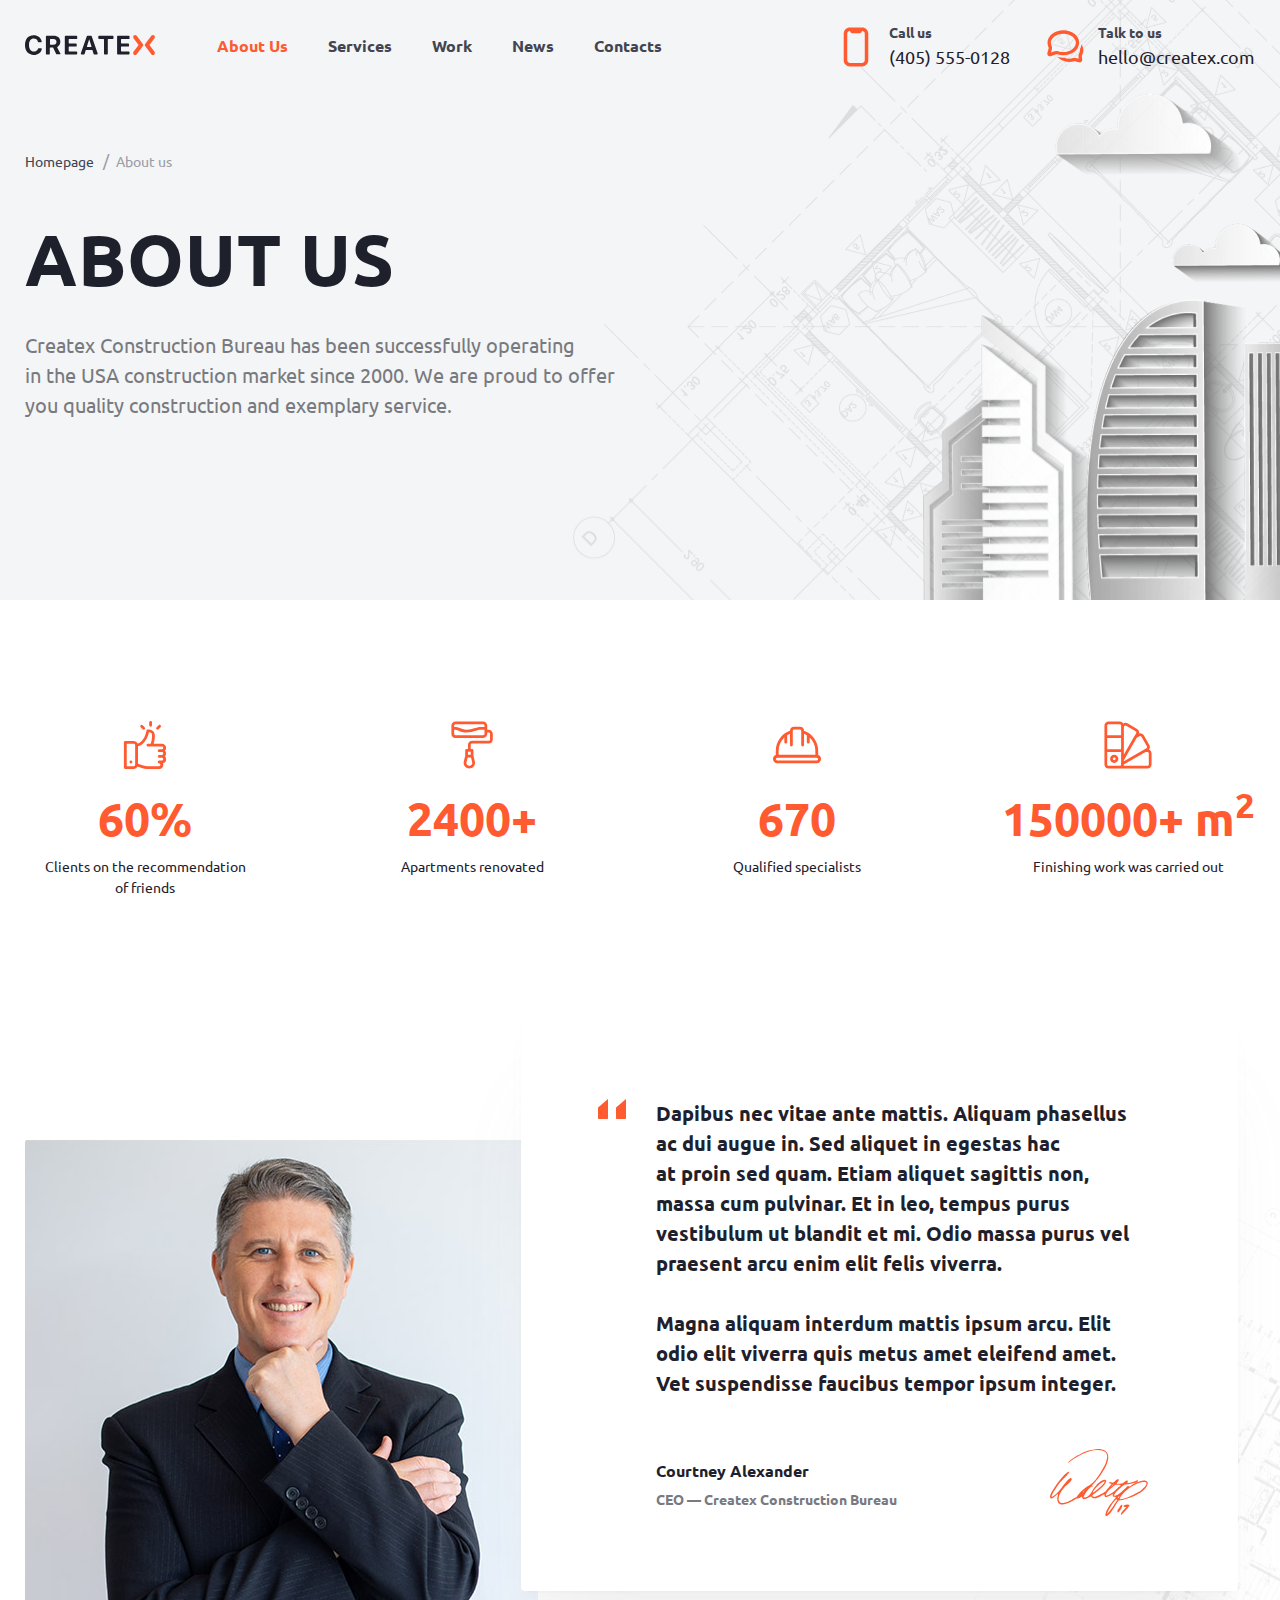
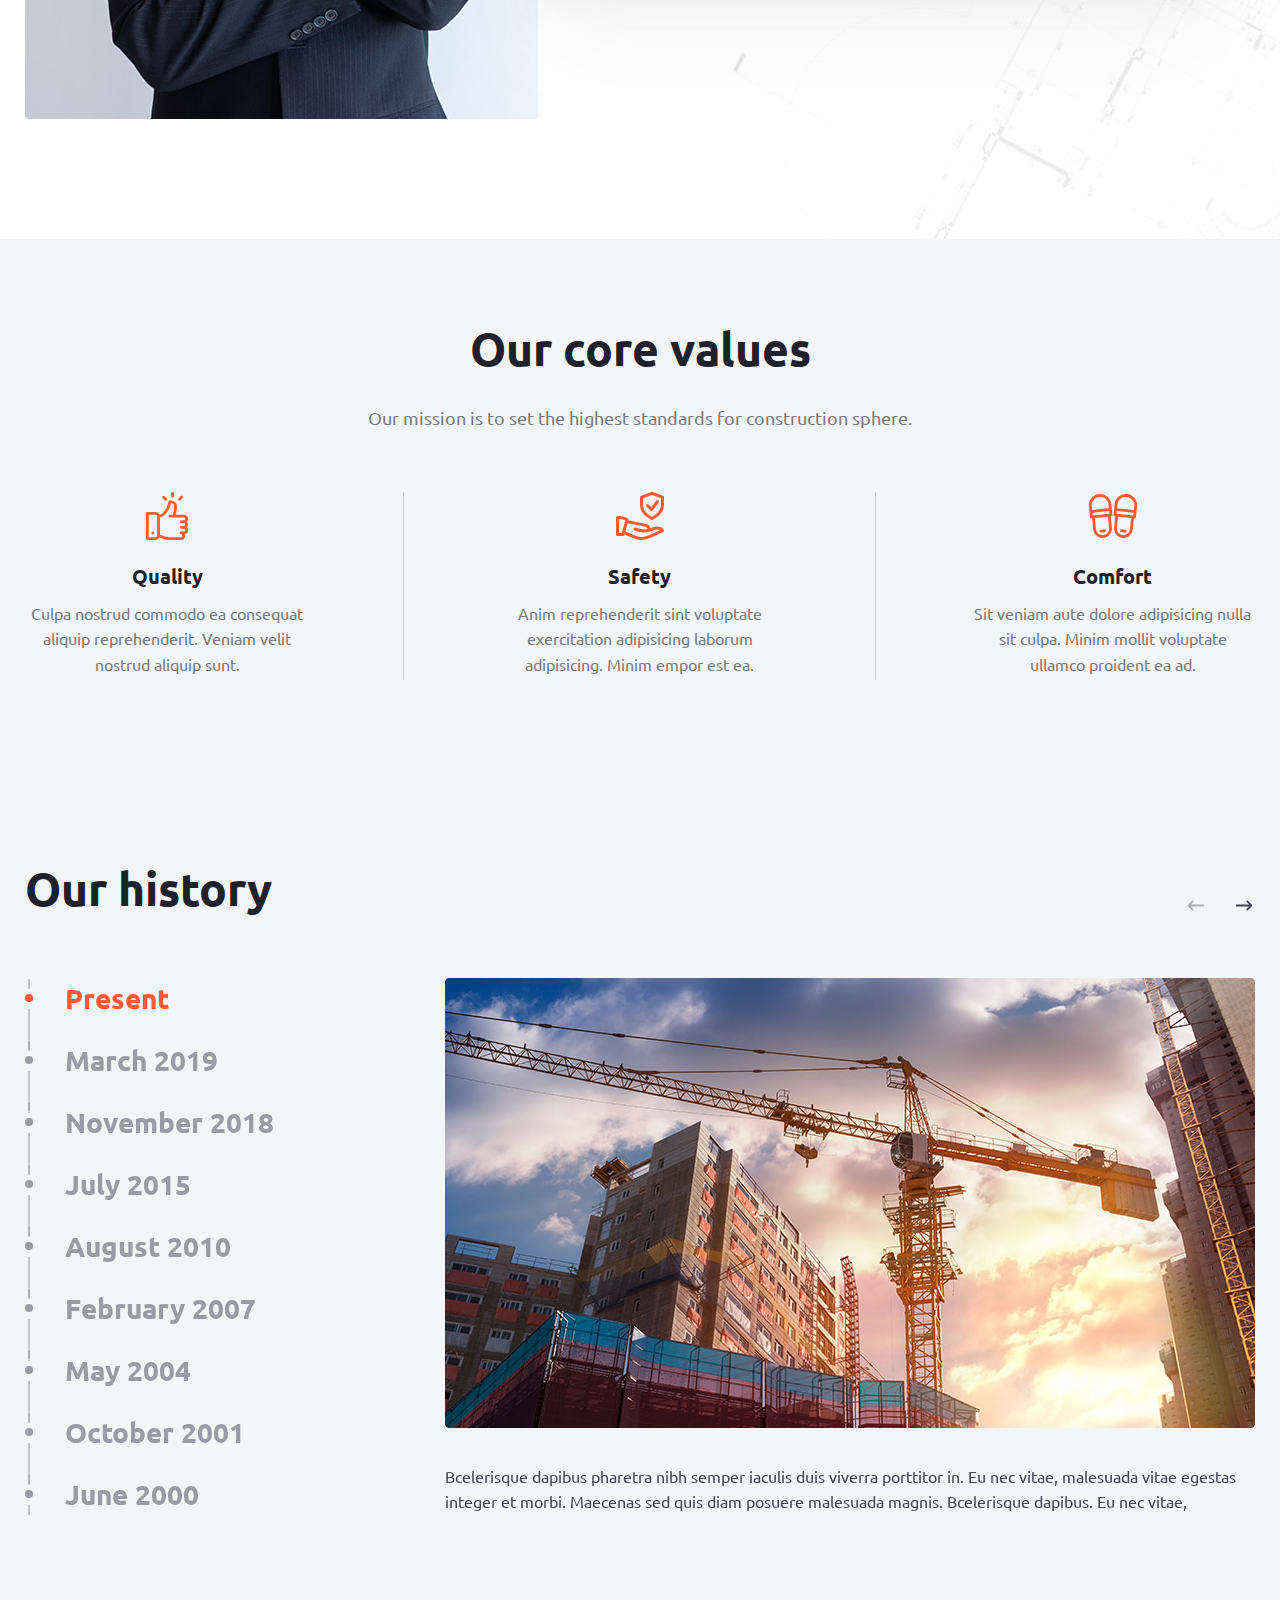
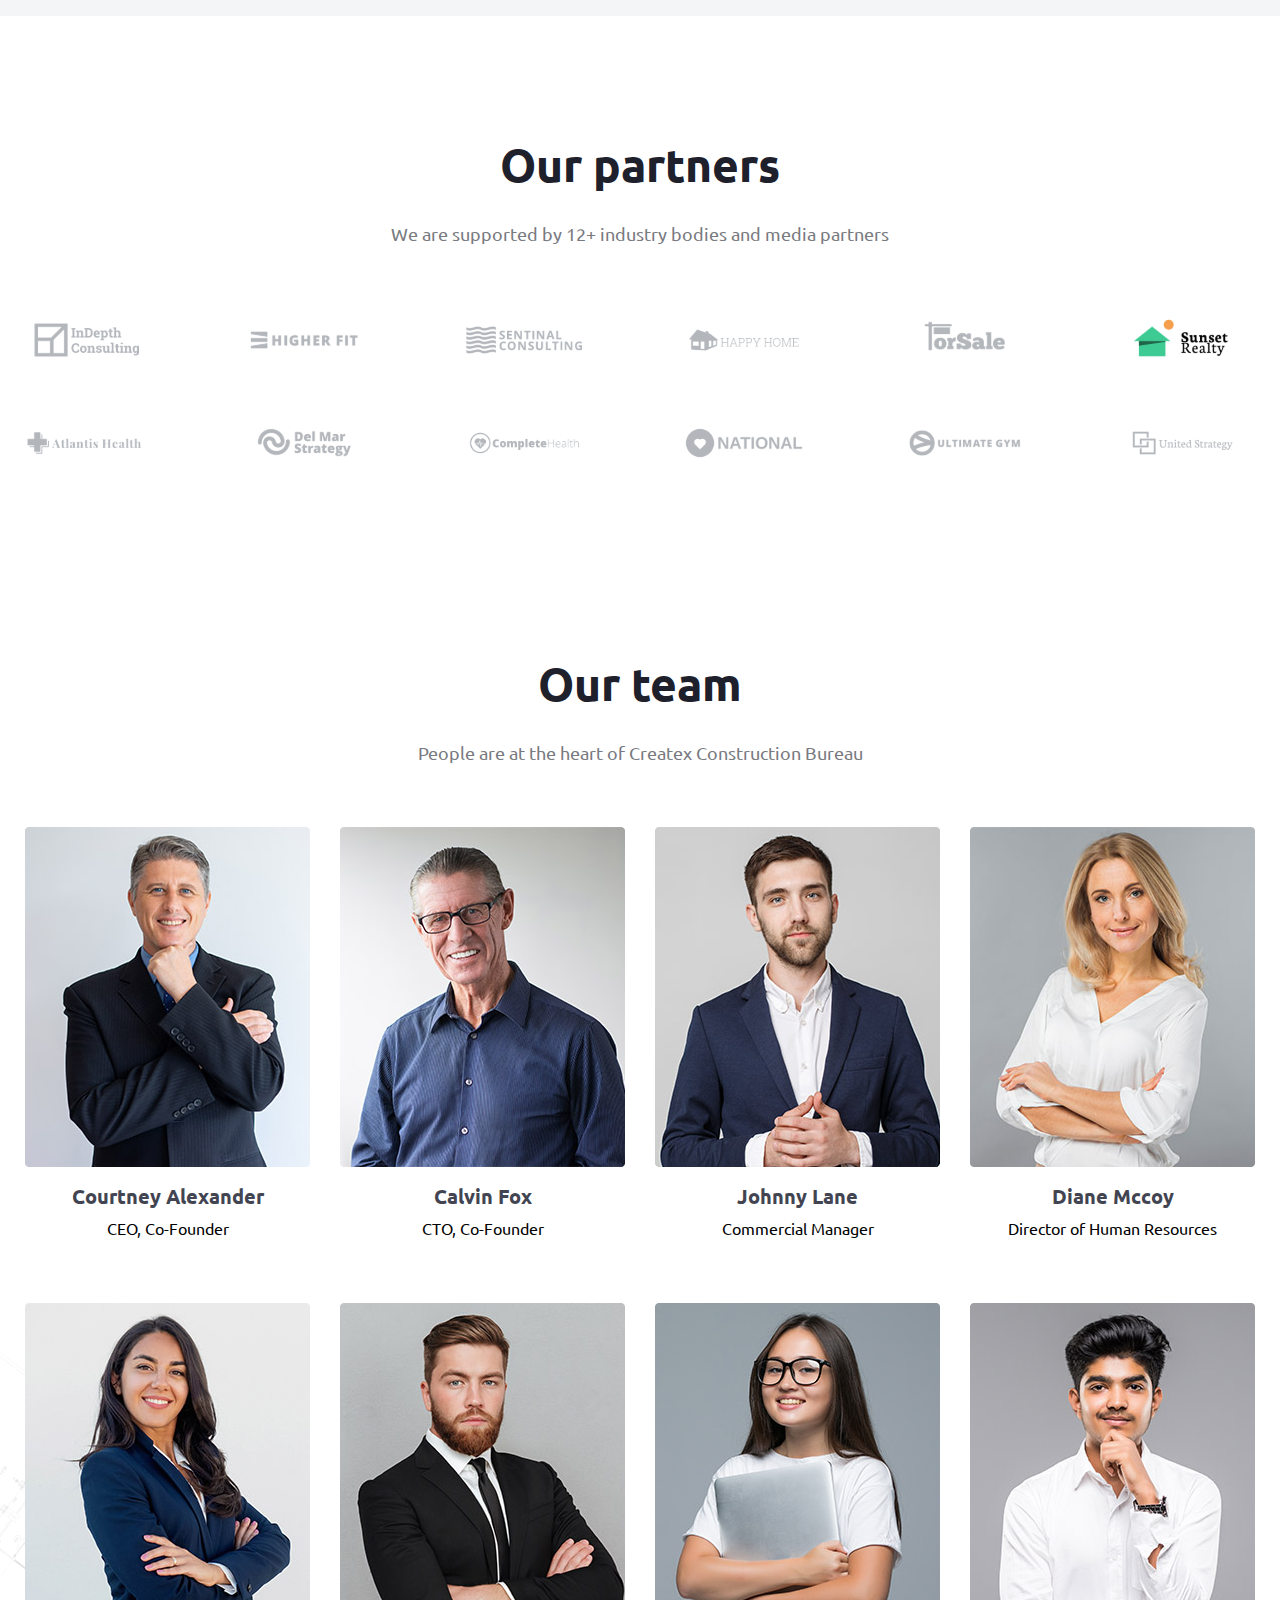
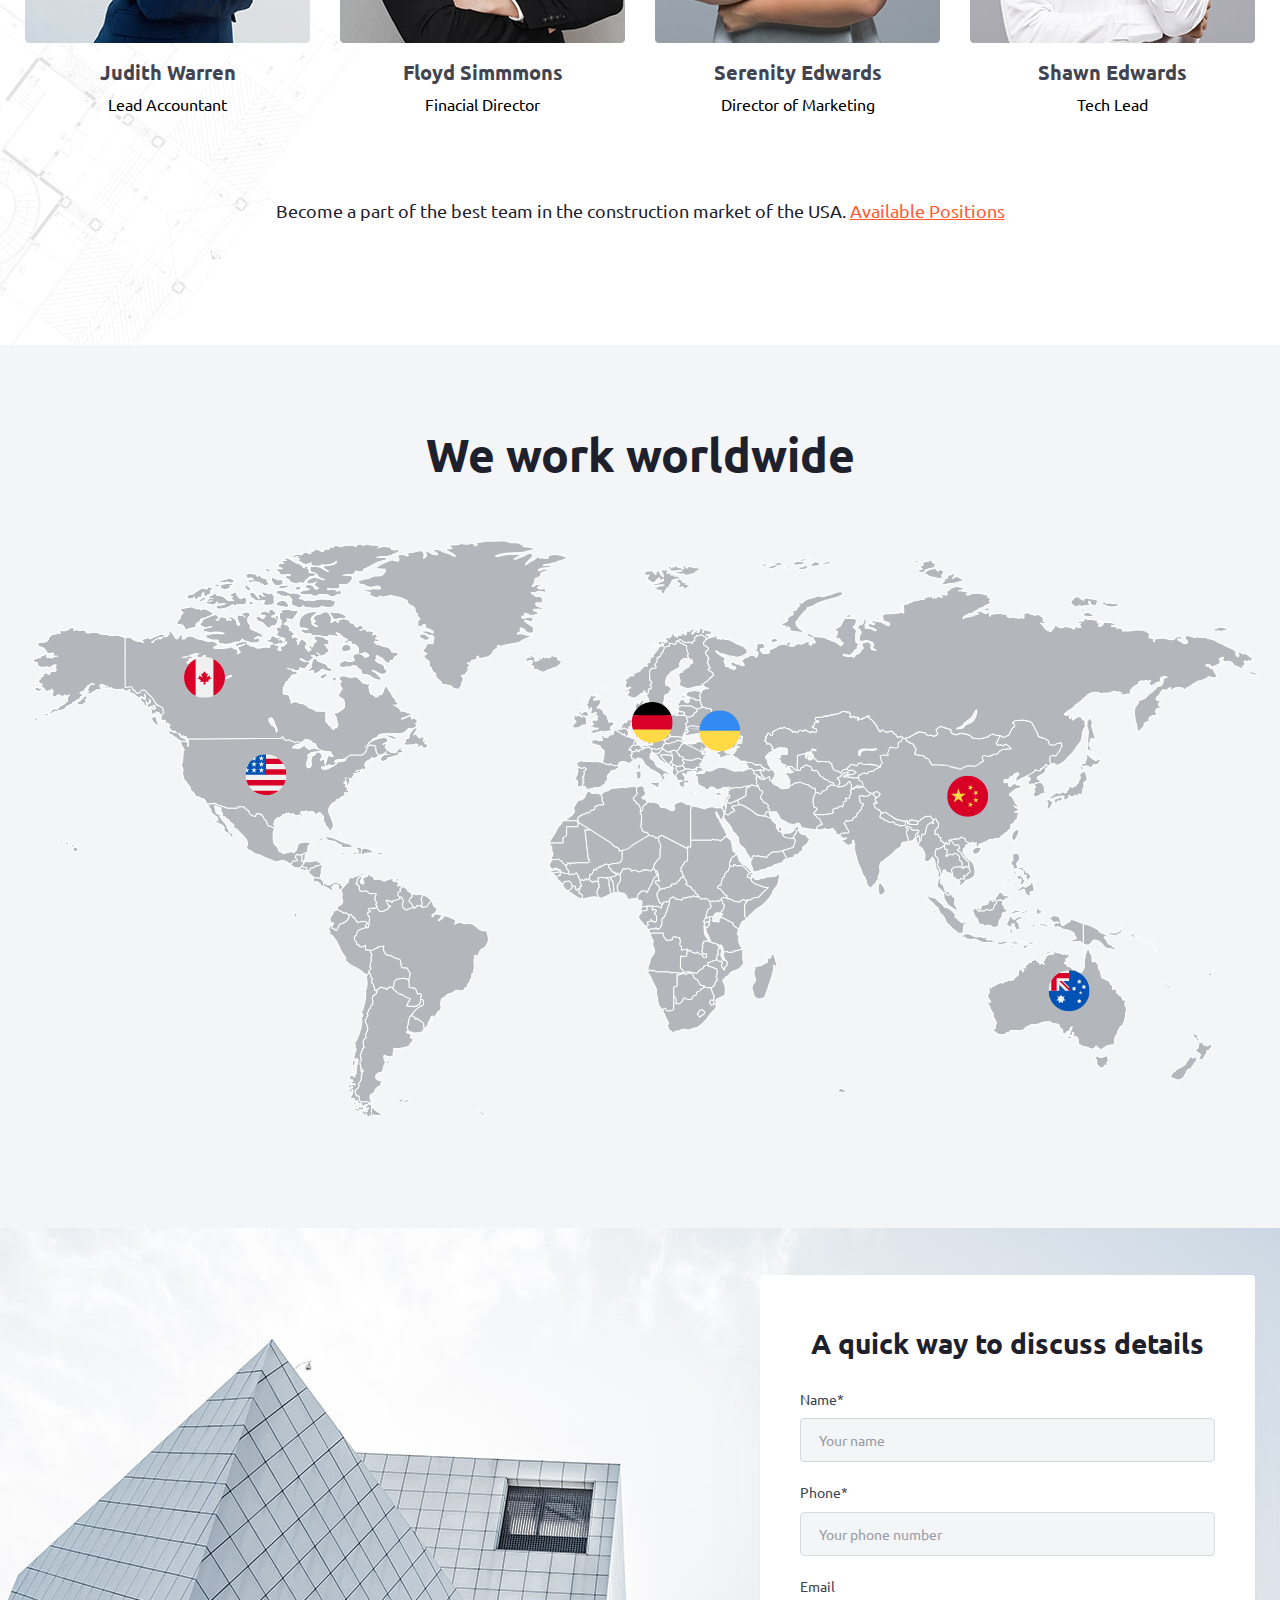
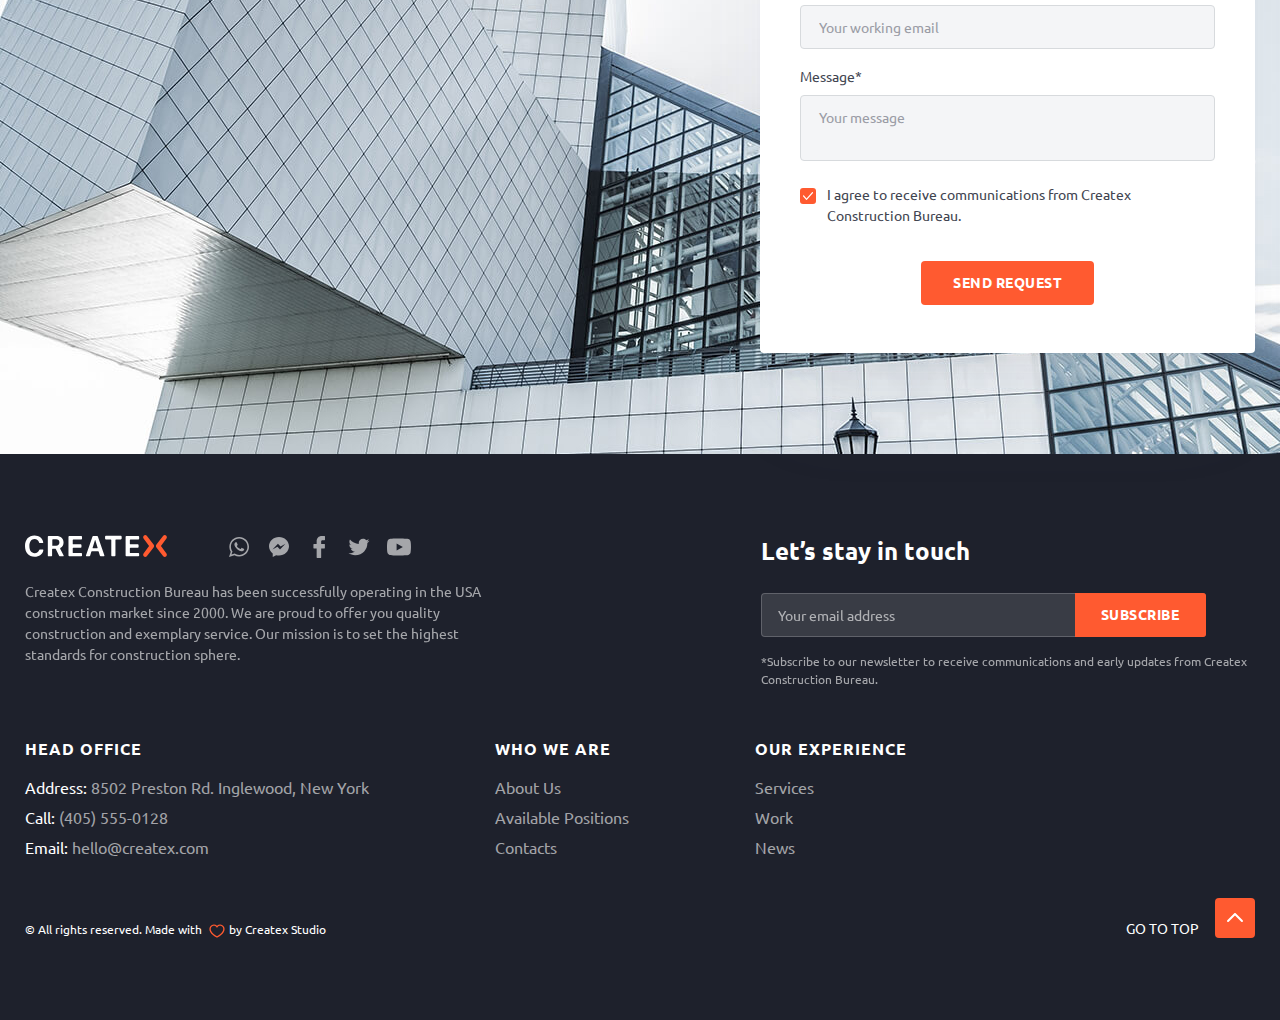
<file: about.html>
<!DOCTYPE html>
<html lang="en" class="page">
<head>
  <meta charset="UTF-8">
  <meta name="viewport" content="width=device-width, initial-scale=1.0">
  <link rel="shortcut icon" href="favicon.ico" type="image/x-icon">
  <meta http-equiv="X-UA-Compatible" content="ie=edge">
  <meta name="theme-color" content="#111111">
  <title>Createx</title>
  <link rel="preload" href="fonts/UbuntuRegular.woff2" as="font" type="font/woff2" crossorigin>
  <link rel="stylesheet" href="css/vendor.css">
  <link rel="stylesheet" href="css/main.css">
  <script defer src="js/main.js"></script>

</head>

<body class="page__body">
  <div class="wrapper">
    <header class="header header--about">
  <div class="container header__container">
    <a href="index.html" class="logo"><img src="img/logo.svg" alt="CreatexLogo"></a>

    <nav class="nav header__nav" title="" data-menu>
      <ul class="nav__list list-reset">
        <li class="nav__item"><a class="nav__link">About Us</a></li>
        <li class="nav__item"><a href="services.html" class="nav__link ">Services</a></li>
        <li class="nav__item"><a href="work.html" class="nav__link">Work</a></li>
        <li class="nav__item"><a href="news.html" class="nav__link">News</a></li>
        <li class="nav__item"><a href="contacts.html" class="nav__link">Contacts</a></li>
      </ul>
    </nav>

    <div class="header-contacts">
      <a href="tel:4055550128" class="header-contacts__link contacts-link contacts-link--call">
        <span class="contacts-link__caption">Call us</span>
        <span class="contacts-link__value">(405) 555-0128</span>
      </a>
      <a href="mailto:hello@createx.com" class="header-contacts__link contacts-link contacts-link--mail">
        <span class="contacts-link__caption">Talk to us</span>
        <span class="contacts-link__value">hello@createx.com</span>
      </a>
    </div>
  </div>
</header>

    <button class="burger" aria-label="Открыть меню" aria-expanded="false" data-burger>
  <span class="burger__line"></span>
</button>

    <main class="main">
      <section class="hero-about offset-section">
  <div class="container">
    <ul class="list-reset breadcrumbs">
      <li class="breadcrumbs__item"><a href="../index.html" class="breadcrumbs__link">Homepage</a></li>
      <li class="breadcrumbs__item "><a class="breadcrumbs__link breadcrumbs__link">About us</a>
      </li>
    </ul>
    <div class="hero-services__box">
      <h1 class="hero-services__title main-title">ABOUT US</h1>
      <p class="hero-services__descr main-descr">Createx Construction Bureau has been successfully operating in the USA
        construction market since 2000. We are proud to offer you quality construction and exemplary service.
      </p>
    </div>

  </div>

</section>

      <section class="stats">
  <div class="container stats__container">
    <div class="stats__item">
      <svg class="stats__item-img main-svg">
        <use xlink:href="img/sprite.svg#mission_01"></use>
      </svg>
      <h2 class="stats__item-title title title--primary">60%</h2>
      <p class="stats__item-descr">
        Clients on the recommendation of friends
      </p>
    </div>
    <div class="stats__item">
      <svg class="stats__item-img main-svg">
        <use xlink:href="img/sprite.svg#services-section_04"></use>
      </svg>
      <h2 class="stats__item-title title title--primary">2400+</h2>
      <p class="stats__item-descr">
        Apartments renovated
      </p>
    </div>
    <div class="stats__item">
      <svg class="stats__item-img main-svg">
        <use xlink:href="img/sprite.svg#mission-dark-decor_02"></use>
      </svg>
      <h2 class="stats__item-title title title--primary">670</h2>
      <p class="stats__item-descr">
        Qualified specialists
      </p>
    </div>
    <div class="stats__item">
      <svg class="stats__item-img main-svg">
        <use xlink:href="img/sprite.svg#services-section_03"></use>
      </svg>
      <h2 class="stats__item-title title title--primary">150000+ m<sup>2</sup></h2>
      <p class="stats__item-descr">
        Finishing work was carried out
      </p>
    </div>
  </div>
</section>

      <section class="quote">
  <div class="container quote__container">
    <div class="quote__img">
      <img src="img/page-about/quote_01.jpg" alt="" aria-hidden="false">
    </div>

    <div class="quote__content">
      <div class="quote__descr main-descr main-descr--bold">
        <p>
          Dapibus nec vitae ante mattis. Aliquam phasellus ac dui augue in. Sed aliquet in egestas hac at proin sed
          quam. Etiam aliquet sagittis non, massa cum pulvinar. Et in leo, tempus purus vestibulum ut blandit et mi.
          Odio massa purus vel praesent arcu enim elit felis viverra.
        </p>
        <p>
          Magna aliquam interdum mattis ipsum arcu. Elit odio elit viverra quis metus amet eleifend amet. Vet
          suspendisse faucibus tempor ipsum integer.
        </p>

      </div>
      <div class="quote__signature">
        <div class="quote__signature-name">Courtney Alexander <span>CEO — Createx Construction Bureau </span></div>
        <div class="quote__signature-img">
          <img src="img/page-about/signature.svg" alt="signature">
        </div>
      </div>

    </div>

  </div>
</section>

      <section class="mission-about section-offset">
  <div class="container">
    <h2 class="title title--center">Our core values</h2>
    <p class="descr descr--center descr--big">Our mission is to set the highest standards for construction sphere.</p>

    <div class="mission__box">
      <div class="mission__col">
        <svg class="main-svg">
          <use xlink:href="img/sprite.svg#mission_01"></use>
        </svg>
        <h3 class="mission__subtitle subtitle subtitle--center">Quality</h3>
        <p class="descr descr--center mission__col-descr descr--small">Culpa nostrud commodo ea consequat aliquip
          reprehenderit.
          Veniam velit nostrud aliquip sunt.</p>

      </div>
      <div class="mission__col">
        <svg class="main-svg">
          <use xlink:href="img/sprite.svg#mission_02"></use>
        </svg>
        <h3 class="mission__subtitle subtitle subtitle--center">Safety</h3>
        <p class="descr descr--center descr--small mission__col-descr">Anim reprehenderit sint voluptate exercitation
          adipisicing
          laborum adipisicing. Minim empor est ea.</p>

      </div>
      <div class="mission__col">
        <svg class="main-svg">
          <use xlink:href="img/sprite.svg#mission_03"></use>
        </svg>
        <h3 class="mission__subtitle subtitle subtitle--center">Comfort</h3>
        <p class="descr descr--center descr--small mission__col-descr">Sit veniam aute dolore adipisicing nulla sit
          culpa. Minim
          mollit voluptate ullamco proident ea ad.</p>

      </div>

    </div>

  </div>
</section>

      <section class="history">
  <div class="container">
    <div class="history__top">
      <h2 class="history__title title">Our history</h2>
      <div class="slider-nav ">
        <button class="btn-reset slider-nav__btn  slider-btn history__prev">
          <svg>
            <use xlink:href="img/sprite.svg#prev-btn"></use>
          </svg>
        </button>
        <button class="btn-reset slider-nav__btn  slider-btn history__next">
          <svg>
            <use xlink:href="img/sprite.svg#next-btn"></use>
          </svg>
        </button>
      </div>
    </div>

    <div class="history__slider">

      <div class="history__slider-left">
        <div class="swiper history__slider-nav">
          <div class="swiper-wrapper">
            <div class="swiper-slide"><span></span>Present</div>
            <div class="swiper-slide"><span></span> March&nbsp2019</div>
            <div class="swiper-slide"><span></span> November&nbsp2018</div>
            <div class="swiper-slide"><span></span> July&nbsp2015</div>
            <div class="swiper-slide"><span></span> August&nbsp2010</div>
            <div class="swiper-slide"><span></span> February&nbsp2007</div>
            <div class="swiper-slide"><span></span> May&nbsp2004</div>
            <div class="swiper-slide"><span></span> October&nbsp2001</div>
            <div class="swiper-slide"><span class="last"></span> June&nbsp2000</div>
          </div>
        </div>
      </div>

      <div class="history__slider-right">
        <div thumbsSlider="" class="swiper history__slider-body">
          <div class="swiper-wrapper">
            <div class="swiper-slide">
              <img src="img/page-about/about-slider_01.jpg" />
              <p>Bcelerisque dapibus pharetra nibh semper iaculis duis viverra porttitor in. Eu nec vitae, malesuada
                vitae
                egestas integer et morbi. Maecenas sed quis diam posuere malesuada magnis. Bcelerisque dapibus. Eu nec
                vitae, </p>
            </div>
            <div class="swiper-slide">
              <img src="img/page-about/about-slider_01.jpg" />
              <p>Bcelerisque dapibus pharetra nibh semper iaculis duis viverra porttitor in. Eu nec vitae, malesuada
                vitae
                egestas integer et morbi. Maecenas sed quis diam posuere malesuada magnis. Bcelerisque dapibus. Eu nec
                vitae, </p>
            </div>
            <div class="swiper-slide">
              <img src="img/page-about/about-slider_01.jpg" />
              <p>Bcelerisque dapibus pharetra nibh semper iaculis duis viverra porttitor in. Eu nec vitae, malesuada
                vitae
                egestas integer et morbi. Maecenas sed quis diam posuere malesuada magnis. Bcelerisque dapibus. Eu nec
                vitae, </p>
            </div>
            <div class="swiper-slide">
              <img src="img/page-about/about-slider_01.jpg" />
              <p>Bcelerisque dapibus pharetra nibh semper iaculis duis viverra porttitor in. Eu nec vitae, malesuada
                vitae
                egestas integer et morbi. Maecenas sed quis diam posuere malesuada magnis. Bcelerisque dapibus. Eu nec
                vitae, </p>
            </div>
            <div class="swiper-slide">
              <img src="img/page-about/about-slider_01.jpg" />
              <p>Bcelerisque dapibus pharetra nibh semper iaculis duis viverra porttitor in. Eu nec vitae, malesuada
                vitae
                egestas integer et morbi. Maecenas sed quis diam posuere malesuada magnis. Bcelerisque dapibus. Eu nec
                vitae, </p>
            </div>
            <div class="swiper-slide">
              <img src="img/page-about/about-slider_01.jpg" />
              <p>Bcelerisque dapibus pharetra nibh semper iaculis duis viverra porttitor in. Eu nec vitae, malesuada
                vitae
                egestas integer et morbi. Maecenas sed quis diam posuere malesuada magnis. Bcelerisque dapibus. Eu nec
                vitae, </p>
            </div>
            <div class="swiper-slide">
              <img src="img/page-about/about-slider_01.jpg" />
              <p>Bcelerisque dapibus pharetra nibh semper iaculis duis viverra porttitor in. Eu nec vitae, malesuada
                vitae
                egestas integer et morbi. Maecenas sed quis diam posuere malesuada magnis. Bcelerisque dapibus. Eu nec
                vitae, </p>
            </div>
            <div class="swiper-slide">
              <img src="img/page-about/about-slider_01.jpg" />
              <p>Bcelerisque dapibus pharetra nibh semper iaculis duis viverra porttitor in. Eu nec vitae, malesuada
                vitae
                egestas integer et morbi. Maecenas sed quis diam posuere malesuada magnis. Bcelerisque dapibus. Eu nec
                vitae, </p>
            </div>
            <div class="swiper-slide">
              <img src="img/page-about/about-slider_01.jpg" />
              <p>Bcelerisque dapibus pharetra nibh semper iaculis duis viverra porttitor in. Eu nec vitae, malesuada
                vitae
                egestas integer et morbi. Maecenas sed quis diam posuere malesuada magnis. Bcelerisque dapibus. Eu nec
                vitae, </p>
            </div>
          </div>
        </div>
      </div>

    </div>
  </div>
</section>

      <section class="partners-about">
  <div class="container">
    <h2 class=" title title--center partners-about__title">Our partners</h2>
    <p class="descr descr--big descr--center">We are supported by 12+ industry bodies and media partners</p>
    <ul class="partners__list list-reset partners-about__list">
      <li class="partners__item">
        <a href="#" class="partners__link">
          <img src="img/partners/partners-logo_01.svg" alt="Logo in Depth Consulting" class="partners__img">
        </a>
      </li>

      <li class="partners__item">
        <a href="#" class="partners__link">
          <img src="img/partners/partners-logo_02.svg" alt="Logo in Depth Consulting" class="partners__img">
        </a>
      </li>

      <li class="partners__item">
        <a href="#" class="partners__link">
          <img src="img/partners/partners-logo_03.svg" alt="Logo in Depth Consulting" class="partners__img">
        </a>
      </li>

      <li class="partners__item">
        <a href="#" class="partners__link">
          <img src="img/partners/partners-logo_04.svg" alt="Logo in Depth Consulting" class="partners__img">
        </a>
      </li>

      <li class="partners__item">
        <a href="#" class="partners__link">
          <img src="img/partners/partners-logo_05.svg" alt="Logo in Depth Consulting" class="partners__img">
        </a>
      </li>

      <li class="partners__item">
        <a href="#" class="partners__link">
          <img src="img/partners/partners-logo_06.svg" alt="Logo in Depth Consulting" class="partners__img">
        </a>
      </li>
    </ul>

    <ul class="partners__list list-reset partners-about__list">
      <li class="partners__item">
        <a href="#" class="partners__link">
          <img src="img/page-about/partners_01.svg" alt="Logo in Depth Consulting" class="partners__img">
        </a>
      </li>

      <li class="partners__item">
        <a href="#" class="partners__link">
          <img src="img/page-about/partners_02.svg" alt="Logo in Depth Consulting" class="partners__img">
        </a>
      </li>

      <li class="partners__item">
        <a href="#" class="partners__link">
          <img src="img/page-about/partners_03.svg" alt="Logo in Depth Consulting" class="partners__img">
        </a>
      </li>

      <li class="partners__item">
        <a href="#" class="partners__link">
          <img src="img/page-about/partners_04.svg" alt="Logo in Depth Consulting" class="partners__img">
        </a>
      </li>

      <li class="partners__item">
        <a href="#" class="partners__link">
          <img src="img/page-about/partners_05.svg" alt="Logo in Depth Consulting" class="partners__img">
        </a>
      </li>

      <li class="partners__item">
        <a href="#" class="partners__link">
          <img src="img/page-about/partners_06.svg" alt="Logo in Depth Consulting" class="partners__img">
        </a>
      </li>
    </ul>

  </div>
</section>

      <section class="ourteam">
  <div class="container">
    <h2 class="ourteam__title title title--center">Our team</h2>
    <p class="descr descr--center descr--big">People are at the heart of Createx Construction Bureau </p>

    <ul class="ourteam__list list-reset">
      <li class="ourteam__item">
        <div class="ourteam__item-img">
          <div class="ourteam__social">
            <a href="https://linkedin.com/" class="ourteam__link" aria-label="linkendin" target="_blank">
              <img src="img/page-about/social_01.svg" alt="linkendin">
            </a>
            <a href="https://twitter.com/" class="ourteam__link" aria-label="twitter" target="_blank">
              <img src="img/page-about/social_02.svg" alt="twitter">
            </a>
            <a href="https://facebook.com/" class="ourteam__link" aria-label="facebook" target="_blank">
              <img src="img/page-about/social_03.svg" alt="facebook">
            </a>
          </div>
          <img src="img/page-about/ourteam_01.jpg" alt="Team member photo">
        </div>
        <div class="ourteam__item-name">Courtney Alexander</div>
        <div class="ourteam__item-post">CEO, Co-Founder</div>
      </li>

      <li class="ourteam__item">
        <div class="ourteam__item-img">
          <div class="ourteam__social">
            <a href="https://linkedin.com/" class="ourteam__link" aria-label="linkendin" target="_blank">
              <img src="img/page-about/social_01.svg" alt="linkendin">
            </a>
            <a href="https://twitter.com/" class="ourteam__link" aria-label="twitter" target="_blank">
              <img src="img/page-about/social_02.svg" alt="twitter">
            </a>
            <a href="https://facebook.com/" class="ourteam__link" aria-label="facebook" target="_blank">
              <img src="img/page-about/social_03.svg" alt="facebook">
            </a>
          </div>
          <img src="img/page-about/ourteam_02.jpg" alt="Team member photo">
        </div>
        <div class="ourteam__item-name">Calvin Fox</div>
        <div class="ourteam__item-post">CTO, Co-Founder</div>
      </li>

      <li class="ourteam__item">
        <div class="ourteam__item-img">
          <div class="ourteam__social">
            <a href="https://linkedin.com/" class="ourteam__link" aria-label="linkendin" target="_blank">
              <img src="img/page-about/social_01.svg" alt="linkendin">
            </a>
            <a href="https://twitter.com/" class="ourteam__link" aria-label="twitter" target="_blank">
              <img src="img/page-about/social_02.svg" alt="twitter">
            </a>
            <a href="https://facebook.com/" class="ourteam__link" aria-label="facebook" target="_blank">
              <img src="img/page-about/social_03.svg" alt="facebook">
            </a>
          </div>
          <img src="img/page-about/ourteam_03.jpg" alt="Team member photo">
        </div>
        <div class="ourteam__item-name">Johnny Lane</div>
        <div class="ourteam__item-post">Commercial Manager</div>
      </li>

      <li class="ourteam__item">
        <div class="ourteam__item-img">
          <div class="ourteam__social">
            <a href="https://linkedin.com/" class="ourteam__link" aria-label="linkendin" target="_blank">
              <img src="img/page-about/social_01.svg" alt="linkendin">
            </a>
            <a href="https://twitter.com/" class="ourteam__link" aria-label="twitter" target="_blank">
              <img src="img/page-about/social_02.svg" alt="twitter">
            </a>
            <a href="https://facebook.com/" class="ourteam__link" aria-label="facebook" target="_blank">
              <img src="img/page-about/social_03.svg" alt="facebook">
            </a>
          </div>
          <img src="img/page-about/ourteam_04.jpg" alt="Team member photo">

        </div>
        <div class="ourteam__item-name">Diane Mccoy</div>
        <div class="ourteam__item-post">Director of Human Resources</div>
      </li>

      <li class="ourteam__item">
        <div class="ourteam__item-img">
          <div class="ourteam__social">
            <a href="https://linkedin.com/" class="ourteam__link" aria-label="linkendin" target="_blank">
              <img src="img/page-about/social_01.svg" alt="linkendin">
            </a>
            <a href="https://twitter.com/" class="ourteam__link" aria-label="twitter" target="_blank">
              <img src="img/page-about/social_02.svg" alt="twitter">
            </a>
            <a href="https://facebook.com/" class="ourteam__link" aria-label="facebook" target="_blank">
              <img src="img/page-about/social_03.svg" alt="facebook">
            </a>
          </div>
          <img src="img/page-about/ourteam_05.jpg" alt="Team member photo">
        </div>
        <div class="ourteam__item-name">Judith Warren</div>
        <div class="ourteam__item-post">Lead Accountant</div>
      </li>

      <li class="ourteam__item">
        <div class="ourteam__item-img">
          <div class="ourteam__social">
            <a href="https://linkedin.com/" class="ourteam__link" aria-label="linkendin" target="_blank">
              <img src="img/page-about/social_01.svg" alt="linkendin">
            </a>
            <a href="https://twitter.com/" class="ourteam__link" aria-label="twitter" target="_blank">
              <img src="img/page-about/social_02.svg" alt="twitter">
            </a>
            <a href="https://facebook.com/" class="ourteam__link" aria-label="facebook" target="_blank">
              <img src="img/page-about/social_03.svg" alt="facebook">
            </a>
          </div>
          <img src="img/page-about/ourteam_06.jpg" alt="Team member photo">
        </div>
        <div class="ourteam__item-name">Floyd Simmmons</div>
        <div class="ourteam__item-post">Finacial Director</div>
      </li>

      <li class="ourteam__item">
        <div class="ourteam__item-img">
          <div class="ourteam__social">
            <a href="https://linkedin.com/" class="ourteam__link" aria-label="linkendin" target="_blank">
              <img src="img/page-about/social_01.svg" alt="linkendin">
            </a>
            <a href="https://twitter.com/" class="ourteam__link" aria-label="twitter" target="_blank">
              <img src="img/page-about/social_02.svg" alt="twitter">
            </a>
            <a href="https://facebook.com/" class="ourteam__link" aria-label="facebook" target="_blank">
              <img src="img/page-about/social_03.svg" alt="facebook">
            </a>
          </div>
          <img src="img/page-about/ourteam_07.jpg" alt="Team member photo">
        </div>
        <div class="ourteam__item-name">Serenity Edwards</div>
        <div class="ourteam__item-post">Director of Marketing</div>

      </li>

      <li class="ourteam__item">
        <div class="ourteam__item-img">
          <div class="ourteam__social">
            <a href="https://linkedin.com/" class="ourteam__link" aria-label="linkendin" target="_blank">
              <img src="img/page-about/social_01.svg" alt="linkendin">
            </a>
            <a href="https://twitter.com/" class="ourteam__link" aria-label="twitter" target="_blank">
              <img src="img/page-about/social_02.svg" alt="twitter">
            </a>
            <a href="https://facebook.com/" class="ourteam__link" aria-label="facebook" target="_blank">
              <img src="img/page-about/social_03.svg" alt="facebook">
            </a>
          </div>
          <img src="img/page-about/ourteam_08.jpg" alt="Team member photo">
        </div>
        <div class="ourteam__item-name">Shawn Edwards</div>
        <div class="ourteam__item-post">Tech Lead</div>
      </li>
    </ul>

    <div class="ourteam__decsr descr descr--big descr--center">
      Become a part of the best team in the construction market of the USA.
      <a href="positions.html">Available Positions</a>
    </div>

  </div>
</section>

      <section class="map">
  <div class="container map__container">
    <h2 class="map__title title title--center">We work worldwide</h2>
  </div>
</section>

      <section class="form-request">
  <div class="container form-request__container">

    <form action="#" id="form-2" class="form form-request__form">
      <h2 class="form-request__title subtitle subtitle--center subtitle--big ">A quick way to discuss details
      </h2>

      <div class="form__content form-request__content">
        <label class=" form-request__label">
          <span class="form__label-caption form-request__label-caption">Name*</span>
          <input type="text" name="Name" class="input-reset  form-request__input input-name" placeholder="Your name">
        </label>
        <label class=" form-request__label">
          <span class="form__label-caption form-request__label-caption">Phone*</span>
          <input type="tel" name="Phone" class="input-reset  form-request__input input-tel"
            placeholder="Your phone number">
        </label>
        <label class=" form-request__label">
          <span class="form__label-caption form-request__label-caption">Email</span>
          <input type="email" name="Email" class="input-reset  form-request__input input-email"
            placeholder="Your working email">
        </label>
        <label class="form-request__label form-request__label--big">
          <span class="form__label-caption form-request__label-caption">Message*</span>
          <textarea name="Message" class="input-reset form-request__input form-request__input--big input-message"
            placeholder="Your message"></textarea>
        </label>
        <label class="custom-checkbox form-request__label">
          <input type="checkbox" name="checkbox" class="input-reset custom-checkbox__input " checked>
          <span class="custom-checkbox__content" tabindex="0">I agree to receive communications from Createx
            Construction
            Bureau.</span>
        </label>
        <button class="btn-reset form__btn form-request__btn btn btn--fill" type="submit">send request</button>
      </div>

    </form>
  </div>
</section>

    </main>

    <footer class="footer">
  <div class="container">
    <div class="footer__top">
      <div class="footer__top-social">

        <div class="footer__social-box">
          <a target="_blank" aria-label="Link logo" class="footer__social-logo" href="index.html"><img
              src="img/footer-logo.svg" alt=""></a>
          <a target="_blank" aria-label="whatsapp" class="footer__social-icon" href="https://www.whatsapp.com/"> <img
              src="img/social/whatsapp.svg" alt="whatsapp"></a>
          <a target="_blank" aria-label="messanger" class="footer__social-icon" href="https://www.messenger.com/"><img
              src="img/social/messanger.svg" alt="messanger"></a>
          <a target="_blank" aria-label="facebook" class="footer__social-icon" href="https://www.facebook.com/"><img
              src="img/social/facebook.svg" alt="facebook"></a>
          <a target="_blank" aria-label="twitter" class="footer__social-icon" href="https://www.twitter.com/"><img
              src="img/social/twitter.svg" alt="twitter"></a>
          <a target="_blank" aria-label="youtube" class="footer__social-icon" href="https://www.youtube.com/"> <img
              src="img/social/youtube.svg" alt="youtube"></a>
        </div>
        <div class="footer__top-descr">
          Createx Construction Bureau has been successfully operating in the USA construction market since 2000. We are
          proud to offer you quality construction and exemplary service. Our mission is to set the highest standards for
          construction sphere.
        </div>
      </div>

      <div class="footer__top-subscribe">
        <h3 class="footer__top-title">Let’s stay in touch</h3>
        <form action="#" class="footer-form">
          <div class="footer-form__box">
            <input type="email" name="email" class="input-reset footer-form__input" placeholder="Your email address ">
            <button class="footer-form__btn btn-reset btn btn--fill">subscribe</button>
          </div>
        </form>
        <div class="footer__top-text">
          *Subscribe to our newsletter to receive communications and early updates from Createx Construction Bureau.
        </div>
      </div>
    </div>

    <div class="footer__bot">
      <address class="footer-address">
        <ul class="footer__list list-reset">
          <li class="footer__item footer__item-descr" aria-label="list title">Head office</li>
          <li class="footer__item"><a href="#" class="footer__link"><span class="footer__link--accent">Address:</span>
              8502 Preston Rd. Inglewood, New York</a></li>
          <li class="footer__item"><a href="tel:4055550128" class="footer__link"><span
                class="footer__link--accent">Call:</span>
              (405) 555-0128</a></li>
          <li class="footer__item"><a href="mailto:hello@createx.com" class="footer__link"><span
                class="footer__link--accent">Email:</span>
              hello@createx.com</a></li>
        </ul>
      </address>
      <nav class="footer-nav" title="Secondary navigation">
        <ul class="footer__list list-reset">
          <li class="footer__item footer__item-descr" aria-label="list title">Who we are</li>
          <li class="footer__item"><a href="about.html" class="footer__link">About Us</a></li>
          <li class="footer__item"><a href="positions.html" class="footer__link">Available Positions</a></li>
          <li class="footer__item"><a href="contacts.html" class="footer__link">Contacts</a></li>
        </ul>

        <ul class="footer__list list-reset">
          <li class="footer__item footer__item-descr" aria-label="list title">Our experience</li>
          <li class="footer__item"><a href="services.html" class="footer__link">Services</a></li>
          <li class="footer__item"><a href="work.html" class="footer__link">Work</a></li>
          <li class="footer__item"><a href="news.html" class="footer__link">News</a></li>
        </ul>
      </nav>

    </div>

    <div class="footer__copyright">
      <div class="footer__copyright-descr">
        © All rights reserved. Made with <span> by</span> Createx Studio
      </div>
      <button class="btn-reset footer__copyright-btn">go to top </button>
    </div>
  </div>
</footer>

  </div>
</body>

</html>
</file>
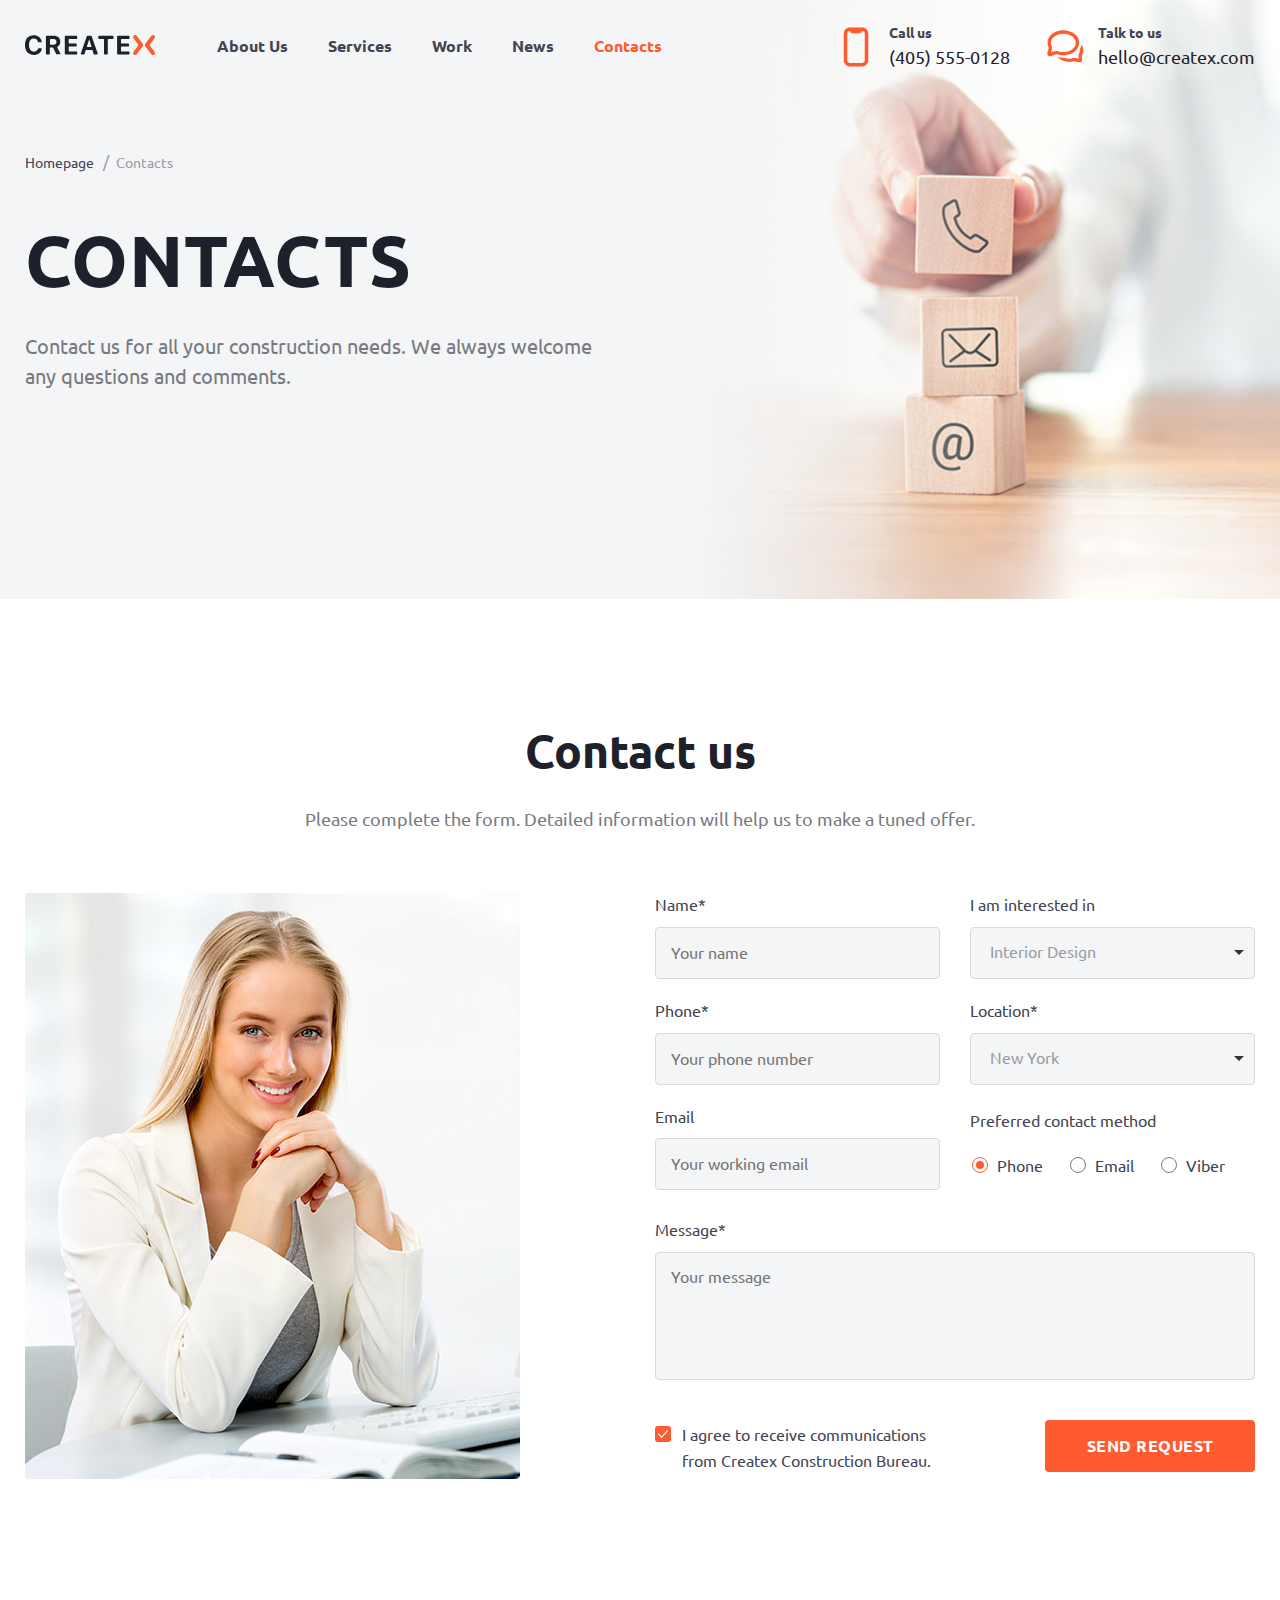
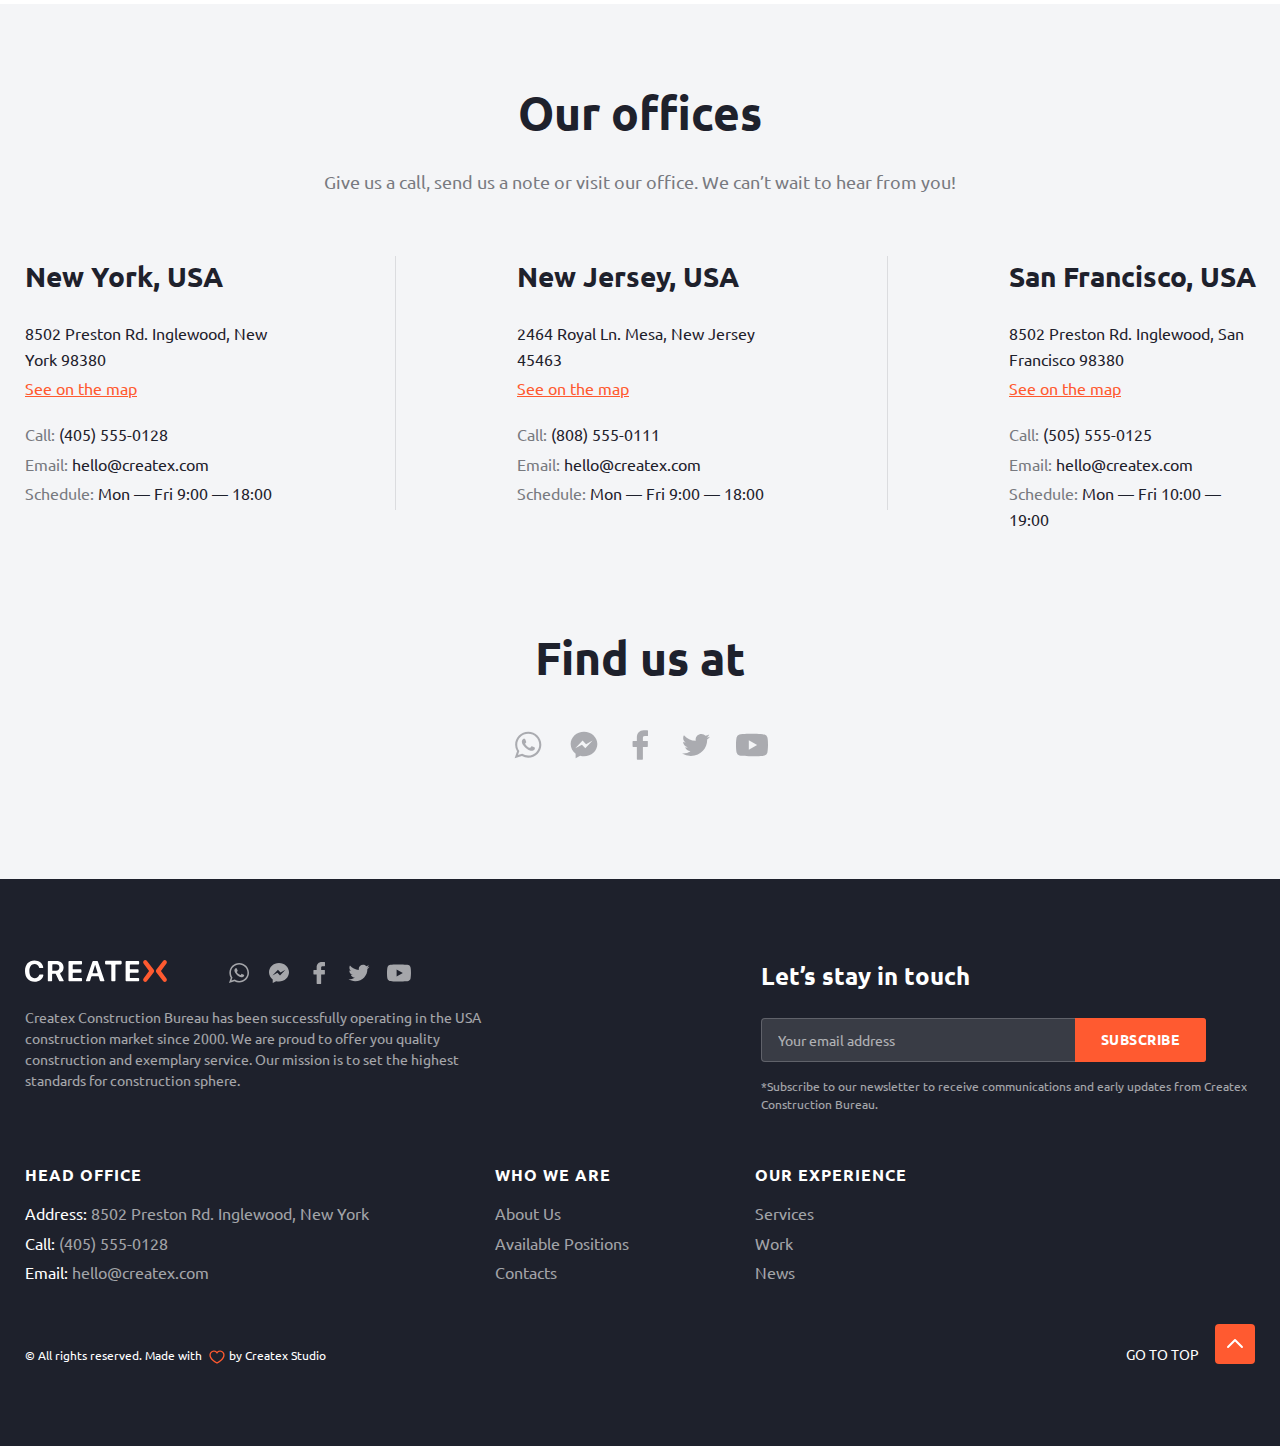
<file: contacts.html>
<!DOCTYPE html>
<html lang="en" class="page">
<head>
  <meta charset="UTF-8">
  <meta name="viewport" content="width=device-width, initial-scale=1.0">
  <link rel="shortcut icon" href="favicon.ico" type="image/x-icon">
  <meta http-equiv="X-UA-Compatible" content="ie=edge">
  <meta name="theme-color" content="#111111">
  <title>Createx</title>
  <link rel="preload" href="fonts/UbuntuRegular.woff2" as="font" type="font/woff2" crossorigin>
  <link rel="stylesheet" href="css/vendor.css">
  <link rel="stylesheet" href="css/main.css">
  <script defer src="js/main.js"></script>

</head>

<body class="page__body">
  <div class="wrapper">
    <header class="header header--about">
  <div class="container header__container">
    <a href="index.html" class="logo"><img src="img/logo.svg" alt="CreatexLogo"></a>

    <nav class="nav header__nav" title="" data-menu>
      <ul class="nav__list list-reset">
        <li class="nav__item"><a href="about.html" class="nav__link">About Us</a></li>
        <li class="nav__item"><a href="services.html" class="nav__link ">Services</a></li>
        <li class="nav__item"><a href="work.html" class="nav__link">Work</a></li>
        <li class="nav__item"><a href="news.html" class="nav__link">News</a></li>
        <li class="nav__item"><a class="nav__link">Contacts</a></li>
      </ul>
    </nav>

    <div class="header-contacts">
      <a href="tel:4055550128" class="header-contacts__link contacts-link contacts-link--call">
        <span class="contacts-link__caption">Call us</span>
        <span class="contacts-link__value">(405) 555-0128</span>
      </a>
      <a href="mailto:hello@createx.com" class="header-contacts__link contacts-link contacts-link--mail">
        <span class="contacts-link__caption">Talk to us</span>
        <span class="contacts-link__value">hello@createx.com</span>
      </a>
    </div>
  </div>
</header>

    <button class="burger" aria-label="Открыть меню" aria-expanded="false" data-burger>
  <span class="burger__line"></span>
</button>

    <main class="main">
      <section class="hero-contacts offset-section">
  <div class="container">
    <ul class="list-reset breadcrumbs">
      <li class="breadcrumbs__item"><a href="../index.html" class="breadcrumbs__link">Homepage</a></li>
      <li class="breadcrumbs__item "><a class="breadcrumbs__link breadcrumbs__link">Contacts</a>
      </li>
    </ul>
    <div class="hero-services__box">
      <h1 class="hero-services__title main-title">CONTACTS</h1>
      <p class="hero-services__descr main-descr">Contact us for all your construction needs. We always welcome any
        questions and comments.
      </p>
    </div>

  </div>

</section>
      <section class="contacts-form">
  <div class="container">
    <h2 class="contacts-form__title title title--center">
      Contact us
    </h2>
    <div class="contacts-form__descr descr descr--center descr--big">Please complete the form. Detailed information will
      help us to make a tuned offer.</div>
    <div class="contacts-form__box">
      <img src="img/contacts/contacts-content-img_01.jpg" alt="" class="contacts-form__img">
      <form id="form-3" action="" class="contacts-form__form">
        <label class=" contacts-form__label">
          <span class=" contacts-form__caption">Name*</span>
          <input type="text" name="Name" class="input-reset  contacts-form__input input-name" placeholder="Your name">
        </label>
        <label class=" contacts-form__label">
          <span class=" contacts-form__caption">I am interested in</span>
          <select name="Location" class="input-reset custom-select  contacts-form__input">
            <option value="Interior Design">Interior Design</option>
            <option value="Construction">Construction</option>
            <option value="Project Development">Project Development</option>
            <option value="Repairs">Repairs</option>
          </select>
        </label>
        <label class=" contacts-form__label">
          <span class=" contacts-form__caption">Phone*</span>
          <input type="tel" name="Phone" class="input-reset  contacts-form__input input-tel"
            placeholder="Your phone number">
        </label>
        <label class=" contacts-form__label">
          <span class=" contacts-form__caption">Location*</span>
          <select name="Location" class="input-reset custom-select contacts-form__input">
            <option value="New York">New York</option>
            <option value="New Jersey">New Jersey</option>
            <option value="Los Angeles">Los Angeles</option>
            <option value="Detroit">Detroit</option>
          </select>
        </label>
        <label class=" contacts-form__label">
          <span class=" contacts-form__caption">Email</span>
          <input type="email" name="Email" class="input-reset contacts-form__input input-email"
            placeholder="Your working email">
        </label>

        <div class=" contacts-form__label">
          <span class=" contacts-form__caption contacts-form__caption--radio">Preferred contact method</span>
          <div class="contacts-form__radio-box">
            <div class="contacts-form__radio-item">
              <input id="radio-01" type="radio" name="radio"
                class="input-reset custom-radio contacts-form__radio input-radio" placeholder="Your working email"
                value="Phone" checked>
              <label for="radio-01" class="contacts-form__radio-caption">Phone</label>
            </div>
            <div class="contacts-form__radio-item">
              <input id="radio-02" type="radio" name="radio"
                class="input-reset custom-radio contacts-form__radio input-radio" placeholder="Your working email"
                value="Email">
              <label for="radio-02" class="contacts-form__radio-caption">Email</label>
            </div>
            <div class="contacts-form__radio-item">
              <input id="radio-03" type="radio" name="radio"
                class="input-reset custom-radio contacts-form__radio input-radio" placeholder="Your working email"
                value="Viber">
              <label for="radio-03" class="contacts-form__radio-caption">Viber</label>
            </div>
          </div>
        </div>

        <label class=" contacts-form__label contacts-form__label--big">
          <span class=" contacts-form__caption">Message*</span>
          <textarea class="input-reset  contacts-form__input contacts-form__input--big input-message"
            placeholder="Your message"></textarea>
        </label>
        <label class="custom-checkbox form-request__label">
          <input type="checkbox" name="checkbox" class="input-reset custom-checkbox__input" checked>
          <span class="custom-checkbox__content">I agree to receive communications from Createx Construction
            Bureau.</span>
        </label>
        <button class="btn btn-reset btn--fill contacts-form__btn" type="submit">send request</button>
      </form>
    </div>
  </div>
</section>

      <section class="offices">
  <div class="container">
    <h2 class="title title--center offices__title">Our offices</h2>
    <div class="descr descr--big descr--center offices__descr">Give us a call, send us a note or visit our office. We
      can’t wait to hear from you!</div>

    <div class="offices__box">
      <address class="offices__item">
        <h3 class="offices__item-subtitle subtitle subtitle--big">New York, USA</h3>
        <p class="offices__item-address">8502 Preston Rd. Inglewood, New York 98380
          <a href="" class="offices__item-link">See on the map</a>
        </p>

        <div class="offices__item-contacts">
          <a href="tel:4055550128" class="offices__item-contacts-link"><span>Call:</span>(405) 555-0128</a>
          <a href="mailto:hello@createx.com"
            class="offices__item-contacts-link"><span>Email:</span>hello@createx.com</a>
          <a href="" class="offices__item-contacts-link"><span>Schedule:</span>Mon — Fri 9:00 — 18:00</a>
        </div>
      </address>
      <address class="offices__item">
        <h3 class="offices__item-subtitle subtitle subtitle--big">New Jersey, USA</h3>
        <p class="offices__item-address">2464 Royal Ln. Mesa, New Jersey 45463
          <a href="" class="offices__item-link">See on the map</a>
        </p>

        <div class="offices__item-contacts">
          <a href="tel:8085550111" class="offices__item-contacts-link"><span>Call:</span>(808) 555-0111</a>
          <a href="mailto:hello@createx.com"
            class="offices__item-contacts-link"><span>Email:</span>hello@createx.com</a>
          <a href="" class="offices__item-contacts-link"><span>Schedule:</span>Mon — Fri 9:00 — 18:00</a>
        </div>
      </address>
      <address class="offices__item">
        <h3 class="offices__item-subtitle subtitle subtitle--big">San Francisco, USA</h3>
        <p class="offices__item-address">8502 Preston Rd. Inglewood, San Francisco 98380
          <a href="" class="offices__item-link">See on the map</a>
        </p>

        <div class="offices__item-contacts">
          <a href="tel:5055550125" class="offices__item-contacts-link"><span>Call:</span>(505) 555-0125</a>
          <a href="mailto:hello@createx.com"
            class="offices__item-contacts-link"><span>Email:</span>hello@createx.com</a>
          <a href="" class="offices__item-contacts-link"><span>Schedule:</span>Mon — Fri 10:00 — 19:00</a>
        </div>
      </address>
    </div>
  </div>
</section>
      <section class="find-us">
  <div class="container">
    <h2 class="find-us__title title title--center">Find us at</h2>
    <div class="find-us__box">
      <a target="_blank" aria-label="whatsapp" class="find-us__link" href="https://www.whatsapp.com/">
        <svg>
          <use xlink:href="img/sprite.svg#whatsapp"></use>
        </svg>
      </a>
      <a target="_blank" aria-label="messanger" class="find-us__link" href="https://www.messanger.com/">
        <svg>
          <use xlink:href="img/sprite.svg#messanger"></use>
        </svg>
      </a>
      <a target="_blank" aria-label="facebook" class="find-us__link" href="https://www.facebook.com/">
        <svg>
          <use xlink:href="img/sprite.svg#facebook"></use>
        </svg>
      </a>
      <a target="_blank" aria-label="twitter" class="find-us__link" href="https://www.twitter.com/">
        <svg>
          <use xlink:href="img/sprite.svg#twitter"></use>
        </svg>
      </a>
      <a target="_blank" aria-label="youtube" class="find-us__link" href="https://www.youtube.com/">
        <svg>
          <use xlink:href="img/sprite.svg#youtube"></use>
        </svg>
      </a>
    </div>
  </div>
</section>
    </main>

    <footer class="footer">
  <div class="container">
    <div class="footer__top">
      <div class="footer__top-social">

        <div class="footer__social-box">
          <a target="_blank" aria-label="Link logo" class="footer__social-logo" href="index.html"><img
              src="img/footer-logo.svg" alt=""></a>
          <a target="_blank" aria-label="whatsapp" class="footer__social-icon" href="https://www.whatsapp.com/"> <img
              src="img/social/whatsapp.svg" alt="whatsapp"></a>
          <a target="_blank" aria-label="messanger" class="footer__social-icon" href="https://www.messenger.com/"><img
              src="img/social/messanger.svg" alt="messanger"></a>
          <a target="_blank" aria-label="facebook" class="footer__social-icon" href="https://www.facebook.com/"><img
              src="img/social/facebook.svg" alt="facebook"></a>
          <a target="_blank" aria-label="twitter" class="footer__social-icon" href="https://www.twitter.com/"><img
              src="img/social/twitter.svg" alt="twitter"></a>
          <a target="_blank" aria-label="youtube" class="footer__social-icon" href="https://www.youtube.com/"> <img
              src="img/social/youtube.svg" alt="youtube"></a>
        </div>
        <div class="footer__top-descr">
          Createx Construction Bureau has been successfully operating in the USA construction market since 2000. We are
          proud to offer you quality construction and exemplary service. Our mission is to set the highest standards for
          construction sphere.
        </div>
      </div>

      <div class="footer__top-subscribe">
        <h3 class="footer__top-title">Let’s stay in touch</h3>
        <form action="#" class="footer-form">
          <div class="footer-form__box">
            <input type="email" name="email" class="input-reset footer-form__input" placeholder="Your email address ">
            <button class="footer-form__btn btn-reset btn btn--fill">subscribe</button>
          </div>
        </form>
        <div class="footer__top-text">
          *Subscribe to our newsletter to receive communications and early updates from Createx Construction Bureau.
        </div>
      </div>
    </div>

    <div class="footer__bot">
      <address class="footer-address">
        <ul class="footer__list list-reset">
          <li class="footer__item footer__item-descr" aria-label="list title">Head office</li>
          <li class="footer__item"><a href="#" class="footer__link"><span class="footer__link--accent">Address:</span>
              8502 Preston Rd. Inglewood, New York</a></li>
          <li class="footer__item"><a href="tel:4055550128" class="footer__link"><span
                class="footer__link--accent">Call:</span>
              (405) 555-0128</a></li>
          <li class="footer__item"><a href="mailto:hello@createx.com" class="footer__link"><span
                class="footer__link--accent">Email:</span>
              hello@createx.com</a></li>
        </ul>
      </address>
      <nav class="footer-nav" title="Secondary navigation">
        <ul class="footer__list list-reset">
          <li class="footer__item footer__item-descr" aria-label="list title">Who we are</li>
          <li class="footer__item"><a href="about.html" class="footer__link">About Us</a></li>
          <li class="footer__item"><a href="positions.html" class="footer__link">Available Positions</a></li>
          <li class="footer__item"><a href="contacts.html" class="footer__link">Contacts</a></li>
        </ul>

        <ul class="footer__list list-reset">
          <li class="footer__item footer__item-descr" aria-label="list title">Our experience</li>
          <li class="footer__item"><a href="services.html" class="footer__link">Services</a></li>
          <li class="footer__item"><a href="work.html" class="footer__link">Work</a></li>
          <li class="footer__item"><a href="news.html" class="footer__link">News</a></li>
        </ul>
      </nav>

    </div>

    <div class="footer__copyright">
      <div class="footer__copyright-descr">
        © All rights reserved. Made with <span> by</span> Createx Studio
      </div>
      <button class="btn-reset footer__copyright-btn">go to top </button>
    </div>
  </div>
</footer>

  </div>
</body>

</html>
</file>
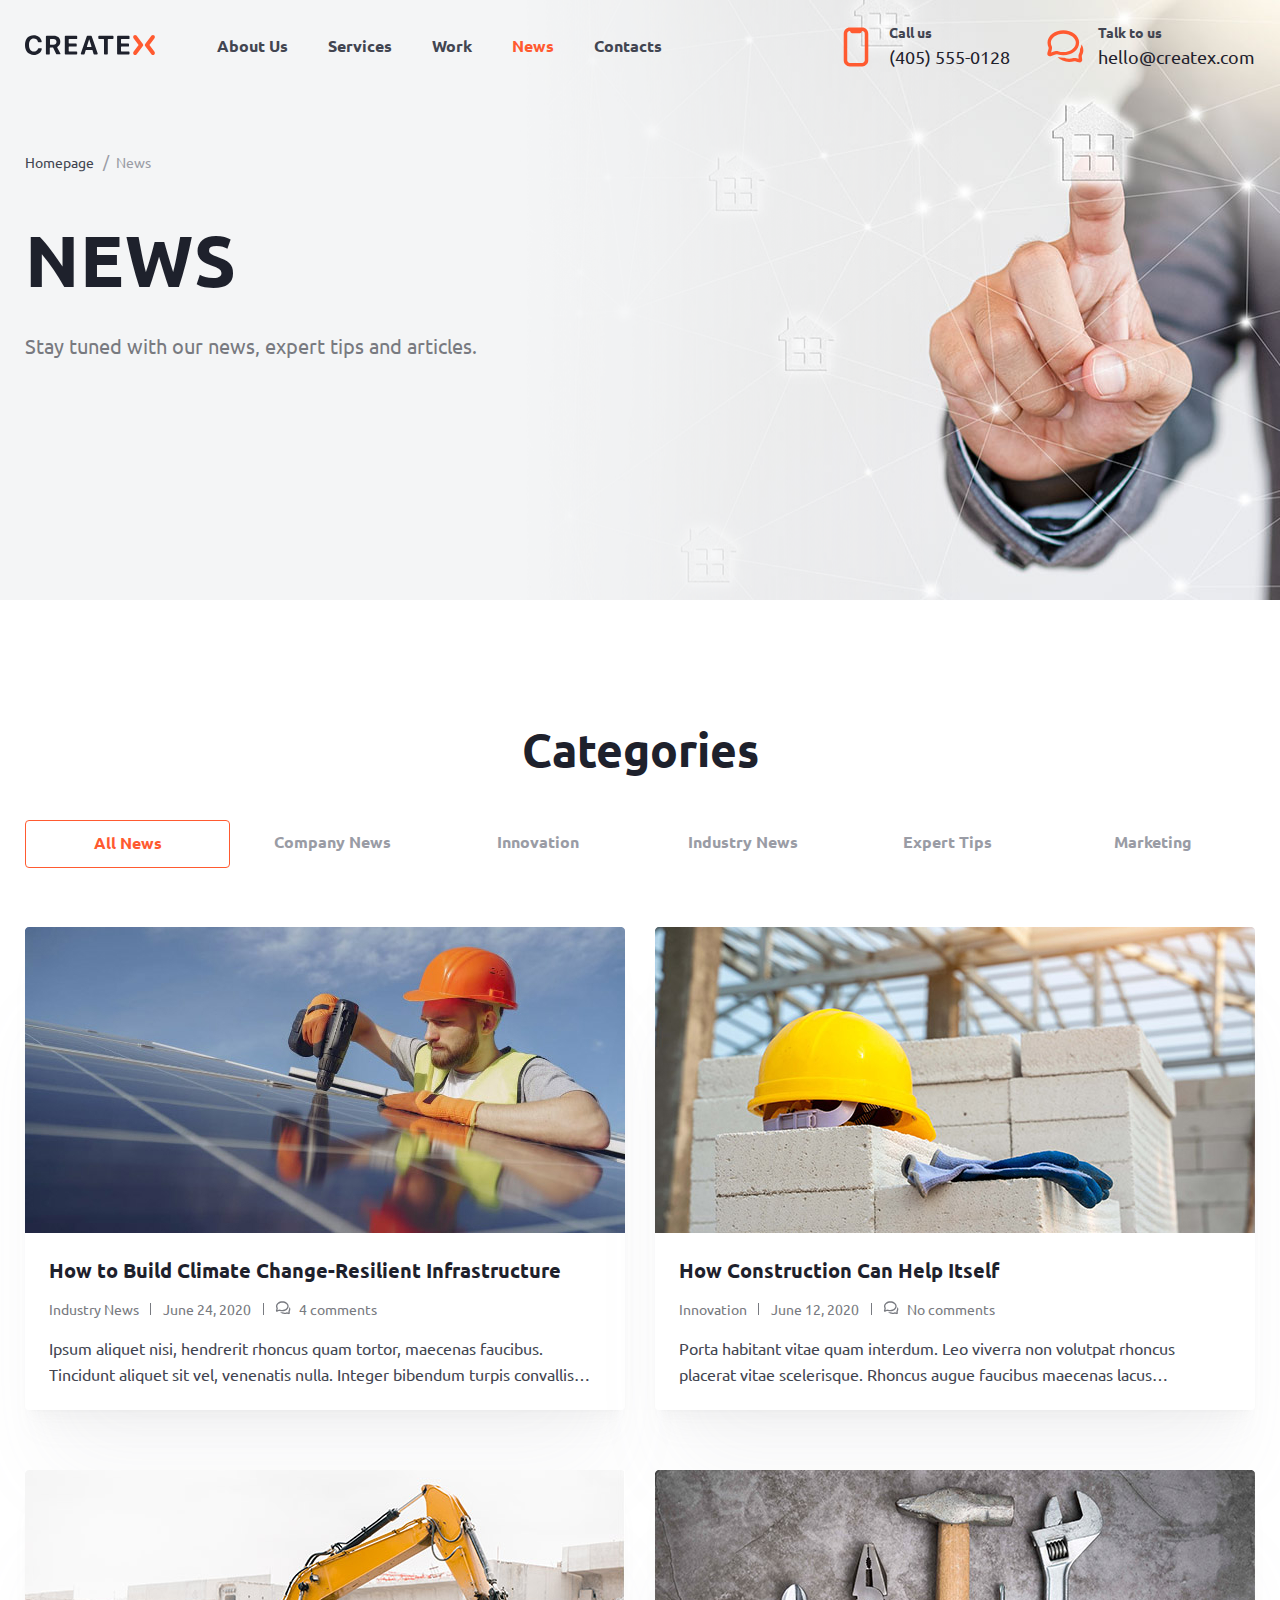
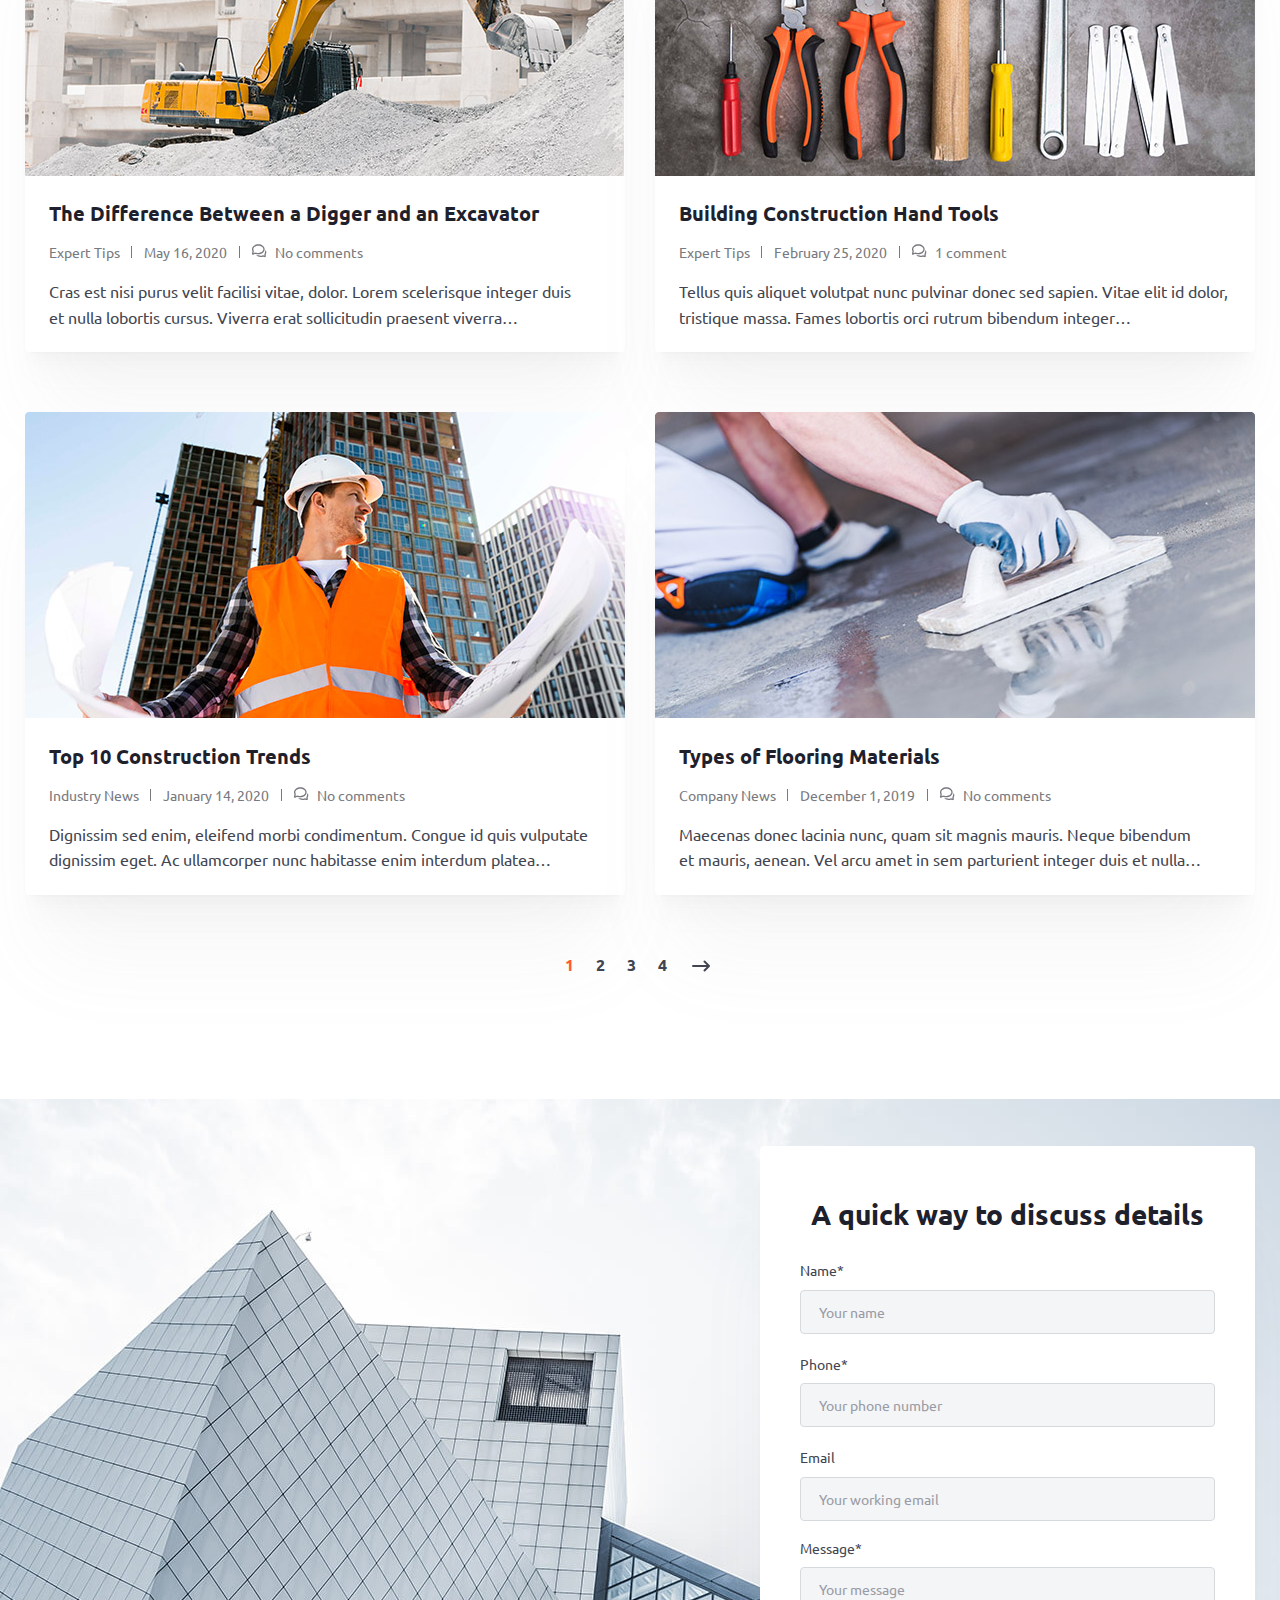
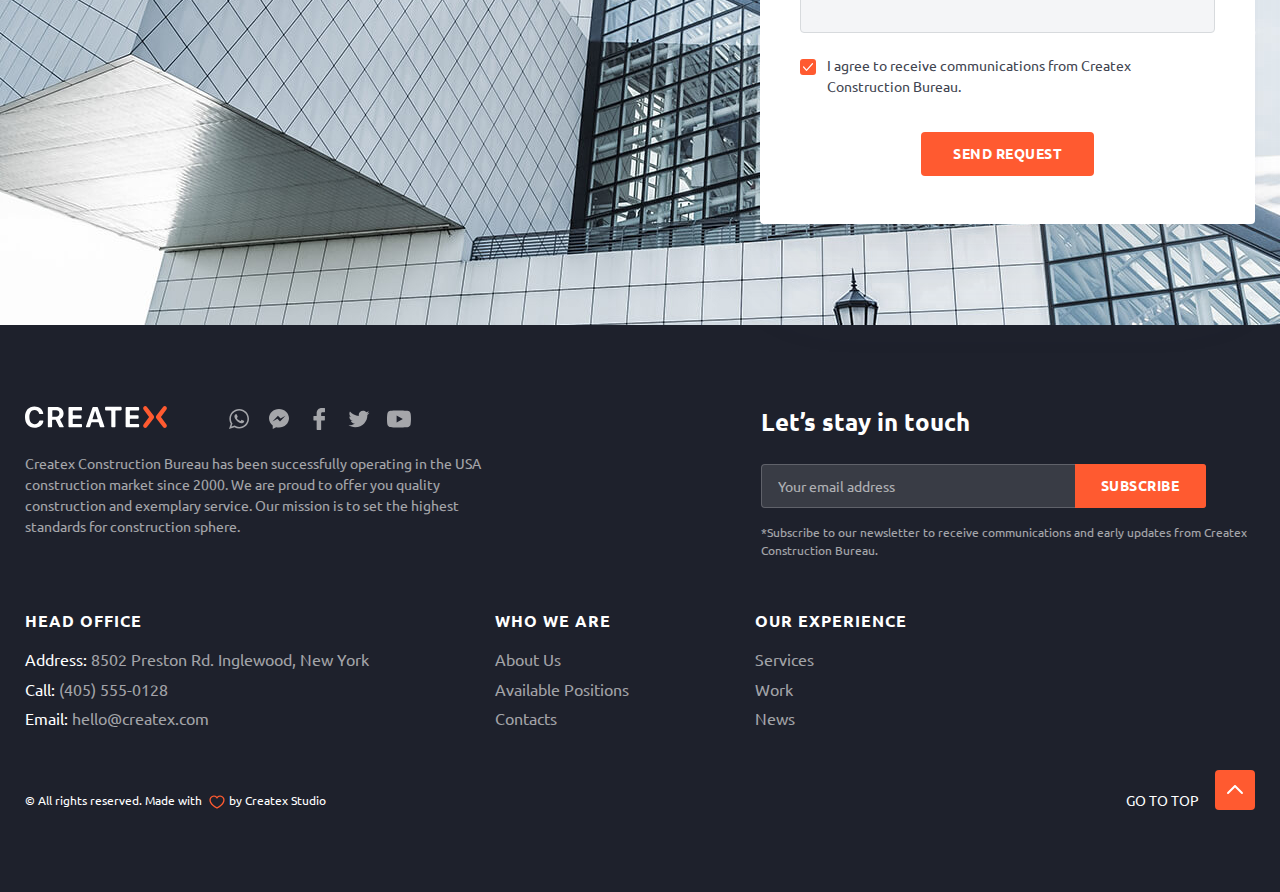
<file: news.html>
<!DOCTYPE html>
<html lang="en" class="page">
<head>
  <meta charset="UTF-8">
  <meta name="viewport" content="width=device-width, initial-scale=1.0">
  <link rel="shortcut icon" href="favicon.ico" type="image/x-icon">
  <meta http-equiv="X-UA-Compatible" content="ie=edge">
  <meta name="theme-color" content="#111111">
  <title>Createx</title>
  <link rel="preload" href="fonts/UbuntuRegular.woff2" as="font" type="font/woff2" crossorigin>
  <link rel="stylesheet" href="css/vendor.css">
  <link rel="stylesheet" href="css/main.css">
  <script defer src="js/main.js"></script>

</head>

<body class="page__body">
  <div class="wrapper">
    <header class="header header--about">
  <div class="container header__container">
    <a href="index.html" class="logo"><img src="img/logo.svg" alt="CreatexLogo"></a>

    <nav class="nav header__nav" title="" data-menu>
      <ul class="nav__list list-reset">
        <li class="nav__item"><a href="about.html" class="nav__link">About Us</a></li>
        <li class="nav__item"><a href="services.html" class="nav__link ">Services</a></li>
        <li class="nav__item"><a href="work.html" class="nav__link">Work</a></li>
        <li class="nav__item"><a class="nav__link">News</a></li>
        <li class="nav__item"><a href="contacts.html" class="nav__link">Contacts</a></li>
      </ul>
    </nav>

    <div class="header-contacts">
      <a href="tel:4055550128" class="header-contacts__link contacts-link contacts-link--call">
        <span class="contacts-link__caption">Call us</span>
        <span class="contacts-link__value">(405) 555-0128</span>
      </a>
      <a href="mailto:hello@createx.com" class="header-contacts__link contacts-link contacts-link--mail">
        <span class="contacts-link__caption">Talk to us</span>
        <span class="contacts-link__value">hello@createx.com</span>
      </a>
    </div>
  </div>
</header>

    <button class="burger" aria-label="Открыть меню" aria-expanded="false" data-burger>
  <span class="burger__line"></span>
</button>

    <main class="main">
      <section class="hero-news offset-section">
  <div class="container">
    <ul class="list-reset breadcrumbs">
      <li class="breadcrumbs__item"><a href="index.html" class="breadcrumbs__link">Homepage</a></li>
      <li class="breadcrumbs__item "><a class="breadcrumbs__link">News</a>
      </li>

    </ul>
    <div class="hero-services__box">
      <h1 class="hero-services__title main-title">NEWS</h1>
      <p class="hero-services__descr main-descr">Stay tuned with our news, expert tips and articles.
      </p>
    </div>

  </div>

</section>

      <section class="categories">
  <div class="container">
    <h2 class="title title--center categories__title">Categories</h2>

    <div class="categories__tabs categories-tabs">

      <ul class="categories-tabs__nav tabs-nav list-reset">

        <li class="tabs-nav__item">
          <button class="tabs-nav__btn btn-reset active" data-path="all">All News</button>
        </li>

        <li class="tabs-nav__item">
          <button class="tabs-nav__btn btn-reset" data-path="company">Company News</button>
        </li>

        <li class="tabs-nav__item">
          <button class="tabs-nav__btn btn-reset" data-path="innov">Innovation</button>
        </li>

        <li class="tabs-nav__item">
          <button class="tabs-nav__btn btn-reset" data-path="indust">Industry News</button>
        </li>

        <li class="tabs-nav__item">
          <button class="tabs-nav__btn btn-reset" data-path="expert">Expert Tips</button>
        </li>

        <li class="tabs-nav__item">
          <button class="tabs-nav__btn btn-reset" data-path="marketing">Marketing</button>
        </li>

      </ul>

      <ul class="categories-tabs__content tabs-body list-reset">

        <li class="tabs-body__item active" data-target="indust">
          <a href="post.html" target="_blank" class="tabs-body__link">
            <img src="img/page-news/news-tabs_01.jpg" alt="" class="tabs-body__img" aria-label="hidden">
            <div class="tabs-body__content">
              <h3 class="tabs-body__title subtitle">How to Build Climate Change-Resilient Infrastructure</h3>
              <div class="tabs-body__caption">
                <span class="tabs-body__news">Industry News</span>
                <span class="tabs-body__data">June 24, 2020</span>
                <span class="tabs-body__coments">4 comments</span>
              </div>
              <p class="tabs-body__descr">Ipsum aliquet nisi, hendrerit rhoncus quam tortor, maecenas faucibus.
                Tincidunt
                aliquet sit vel, venenatis nulla. Integer bibendum turpis convallis
                Ipsumgsdgsdgsdgds aliquet nisi, hendrerit rhoncus quam tortor, maecenas faucibus. Tincidunt
                aliquet sit vel, venenatis nulla. Integer bibendum turpis convallis
              </p>
            </div>
          </a>
        </li>

        <li class="tabs-body__item active" data-target="innov">
          <a href="news-inner.html" target="_blank" class="tabs-body__link">
            <img src="img/page-news/news-tabs_02.jpg" alt="" class="tabs-body__img" aria-label="hidden">
            <div class="tabs-body__content">
              <h3 class="tabs-body__title subtitle">How Construction Can Help Itself</h3>
              <div class="tabs-body__caption">
                <span class="tabs-body__news">Innovation</span>
                <span class="tabs-body__data">June 12, 2020</span>
                <span class="tabs-body__coments">No comments</span>
              </div>
              <p class="tabs-body__descr">Porta habitant vitae quam interdum. Leo viverra non volutpat rhoncus placerat
                vitae scelerisque. Rhoncus augue faucibus maecenas lacus
                Ipsumgsdgsdgsdgds aliquet nisi, hendrerit rhoncus quam tortor, maecenas faucibus. Tincidunt
                aliquet sit vel, venenatis nulla. Integer bibendum turpis convallis
              </p>
            </div>
          </a>
        </li>

        <li class="tabs-body__item active" data-target="expert">
          <a href="news-inner.html" target="_blank" class="tabs-body__link">
            <img src="img/page-news/news-tabs_03.jpg" alt="" class="tabs-body__img" aria-label="hidden">
            <div class="tabs-body__content">
              <h3 class="tabs-body__title subtitle">The Difference Between a Digger and an Excavator</h3>
              <div class="tabs-body__caption">
                <span class="tabs-body__news">Expert Tips</span>
                <span class="tabs-body__data">May 16, 2020</span>
                <span class="tabs-body__coments">No comments</span>
              </div>
              <p class="tabs-body__descr">Cras est nisi purus velit facilisi vitae, dolor. Lorem scelerisque integer
                duis
                et nulla lobortis cursus. Viverra erat sollicitudin praesent viverra
                Ipsumgsdgsdgsdgds aliquet nisi, hendrerit rhoncus quam tortor, maecenas faucibus. Tincidunt
                aliquet sit vel, venenatis nulla. Integer bibendum turpis convallis
              </p>
            </div>
          </a>
        </li>

        <li class="tabs-body__item active" data-target="expert">
          <a href="news-inner.html" target="_blank" class="tabs-body__link">
            <img src="img/page-news/news-tabs_04.jpg" alt="" class="tabs-body__img" aria-label="hidden">
            <div class="tabs-body__content">
              <h3 class="tabs-body__title subtitle">Building Construction Hand Tools</h3>
              <div class="tabs-body__caption">
                <span class="tabs-body__news">Expert Tips</span>
                <span class="tabs-body__data">February 25, 2020</span>
                <span class="tabs-body__coments">1 comment</span>
              </div>
              <p class="tabs-body__descr">Tellus quis aliquet volutpat nunc pulvinar donec sed sapien. Vitae elit id
                dolor, tristique massa. Fames lobortis orci rutrum bibendum integer
                Ipsumgsdgsdgsdgds aliquet nisi, hendrerit rhoncus quam tortor, maecenas faucibus. Tincidunt
                aliquet sit vel, venenatis nulla. Integer bibendum turpis convallis
              </p>
            </div>
          </a>
        </li>

        <li class="tabs-body__item active" data-target="indust">
          <a href="news-inner.html" target="_blank" class="tabs-body__link">
            <img src="img/page-news/news-tabs_05.jpg" alt="" class="tabs-body__img" aria-label="hidden">
            <div class="tabs-body__content">
              <h3 class="tabs-body__title subtitle">Top 10 Construction Trends</h3>
              <div class="tabs-body__caption">
                <span class="tabs-body__news">Industry News</span>
                <span class="tabs-body__data">January 14, 2020</span>
                <span class="tabs-body__coments">No comments</span>
              </div>
              <p class="tabs-body__descr">Dignissim sed enim, eleifend morbi condimentum. Congue id quis vulputate
                dignissim eget. Ac ullamcorper nunc habitasse enim interdum platea
                Ipsumgsdgsdgsdgds aliquet nisi, hendrerit rhoncus quam tortor, maecenas faucibus. Tincidunt
                aliquet sit vel, venenatis nulla. Integer bibendum turpis convallis
              </p>
            </div>
          </a>
        </li>

        <li class="tabs-body__item active" data-target="company">
          <a href="news-inner.html" target="_blank" class="tabs-body__link">
            <img src="img/page-news/news-tabs_06.jpg" alt="" class="tabs-body__img" aria-label="hidden">
            <div class="tabs-body__content">
              <h3 class="tabs-body__title subtitle">Types of Flooring Materials</h3>
              <div class="tabs-body__caption">
                <span class="tabs-body__news">Company News</span>
                <span class="tabs-body__data">December 1, 2019</span>
                <span class="tabs-body__coments">No comments</span>
              </div>
              <p class="tabs-body__descr">Maecenas donec lacinia nunc, quam sit magnis mauris. Neque bibendum et mauris,
                aenean. Vel arcu amet in sem parturient integer duis et nulla
                Ipsumgsdgsdgsdgds aliquet nisi, hendrerit rhoncus quam tortor, maecenas faucibus. Tincidunt
                aliquet sit vel, venenatis nulla. Integer bibendum turpis convallis
              </p>
            </div>
          </a>
        </li>

      </ul>

      <div class="categories-tabs__pagination pagination">
        <button class="btn-reset pagination__btn active">1</button>
        <button class="btn-reset pagination__btn">2</button>
        <button class="btn-reset pagination__btn">3</button>
        <button class="btn-reset pagination__btn">4</button>
        <button class="btn-reset pagination__btn">
          <svg class="">
            <use xlink:href="img/sprite.svg#right"></use>
          </svg>
        </button>
      </div>
    </div>

  </div>

</section>
      <section class="form-request">
  <div class="container form-request__container">

    <form action="#" id="form-2" class="form form-request__form">
      <h2 class="form-request__title subtitle subtitle--center subtitle--big ">A quick way to discuss details
      </h2>

      <div class="form__content form-request__content">
        <label class=" form-request__label">
          <span class="form__label-caption form-request__label-caption">Name*</span>
          <input type="text" name="Name" class="input-reset  form-request__input input-name" placeholder="Your name">
        </label>
        <label class=" form-request__label">
          <span class="form__label-caption form-request__label-caption">Phone*</span>
          <input type="tel" name="Phone" class="input-reset  form-request__input input-tel"
            placeholder="Your phone number">
        </label>
        <label class=" form-request__label">
          <span class="form__label-caption form-request__label-caption">Email</span>
          <input type="email" name="Email" class="input-reset  form-request__input input-email"
            placeholder="Your working email">
        </label>
        <label class="form-request__label form-request__label--big">
          <span class="form__label-caption form-request__label-caption">Message*</span>
          <textarea name="Message" class="input-reset form-request__input form-request__input--big input-message"
            placeholder="Your message"></textarea>
        </label>
        <label class="custom-checkbox form-request__label">
          <input type="checkbox" name="checkbox" class="input-reset custom-checkbox__input " checked>
          <span class="custom-checkbox__content" tabindex="0">I agree to receive communications from Createx
            Construction
            Bureau.</span>
        </label>
        <button class="btn-reset form__btn form-request__btn btn btn--fill" type="submit">send request</button>
      </div>

    </form>
  </div>
</section>

    </main>

    <footer class="footer">
  <div class="container">
    <div class="footer__top">
      <div class="footer__top-social">

        <div class="footer__social-box">
          <a target="_blank" aria-label="Link logo" class="footer__social-logo" href="index.html"><img
              src="img/footer-logo.svg" alt=""></a>
          <a target="_blank" aria-label="whatsapp" class="footer__social-icon" href="https://www.whatsapp.com/"> <img
              src="img/social/whatsapp.svg" alt="whatsapp"></a>
          <a target="_blank" aria-label="messanger" class="footer__social-icon" href="https://www.messenger.com/"><img
              src="img/social/messanger.svg" alt="messanger"></a>
          <a target="_blank" aria-label="facebook" class="footer__social-icon" href="https://www.facebook.com/"><img
              src="img/social/facebook.svg" alt="facebook"></a>
          <a target="_blank" aria-label="twitter" class="footer__social-icon" href="https://www.twitter.com/"><img
              src="img/social/twitter.svg" alt="twitter"></a>
          <a target="_blank" aria-label="youtube" class="footer__social-icon" href="https://www.youtube.com/"> <img
              src="img/social/youtube.svg" alt="youtube"></a>
        </div>
        <div class="footer__top-descr">
          Createx Construction Bureau has been successfully operating in the USA construction market since 2000. We are
          proud to offer you quality construction and exemplary service. Our mission is to set the highest standards for
          construction sphere.
        </div>
      </div>

      <div class="footer__top-subscribe">
        <h3 class="footer__top-title">Let’s stay in touch</h3>
        <form action="#" class="footer-form">
          <div class="footer-form__box">
            <input type="email" name="email" class="input-reset footer-form__input" placeholder="Your email address ">
            <button class="footer-form__btn btn-reset btn btn--fill">subscribe</button>
          </div>
        </form>
        <div class="footer__top-text">
          *Subscribe to our newsletter to receive communications and early updates from Createx Construction Bureau.
        </div>
      </div>
    </div>

    <div class="footer__bot">
      <address class="footer-address">
        <ul class="footer__list list-reset">
          <li class="footer__item footer__item-descr" aria-label="list title">Head office</li>
          <li class="footer__item"><a href="#" class="footer__link"><span class="footer__link--accent">Address:</span>
              8502 Preston Rd. Inglewood, New York</a></li>
          <li class="footer__item"><a href="tel:4055550128" class="footer__link"><span
                class="footer__link--accent">Call:</span>
              (405) 555-0128</a></li>
          <li class="footer__item"><a href="mailto:hello@createx.com" class="footer__link"><span
                class="footer__link--accent">Email:</span>
              hello@createx.com</a></li>
        </ul>
      </address>
      <nav class="footer-nav" title="Secondary navigation">
        <ul class="footer__list list-reset">
          <li class="footer__item footer__item-descr" aria-label="list title">Who we are</li>
          <li class="footer__item"><a href="about.html" class="footer__link">About Us</a></li>
          <li class="footer__item"><a href="positions.html" class="footer__link">Available Positions</a></li>
          <li class="footer__item"><a href="contacts.html" class="footer__link">Contacts</a></li>
        </ul>

        <ul class="footer__list list-reset">
          <li class="footer__item footer__item-descr" aria-label="list title">Our experience</li>
          <li class="footer__item"><a href="services.html" class="footer__link">Services</a></li>
          <li class="footer__item"><a href="work.html" class="footer__link">Work</a></li>
          <li class="footer__item"><a href="news.html" class="footer__link">News</a></li>
        </ul>
      </nav>

    </div>

    <div class="footer__copyright">
      <div class="footer__copyright-descr">
        © All rights reserved. Made with <span> by</span> Createx Studio
      </div>
      <button class="btn-reset footer__copyright-btn">go to top </button>
    </div>
  </div>
</footer>

  </div>
</body>

</html>
</file>
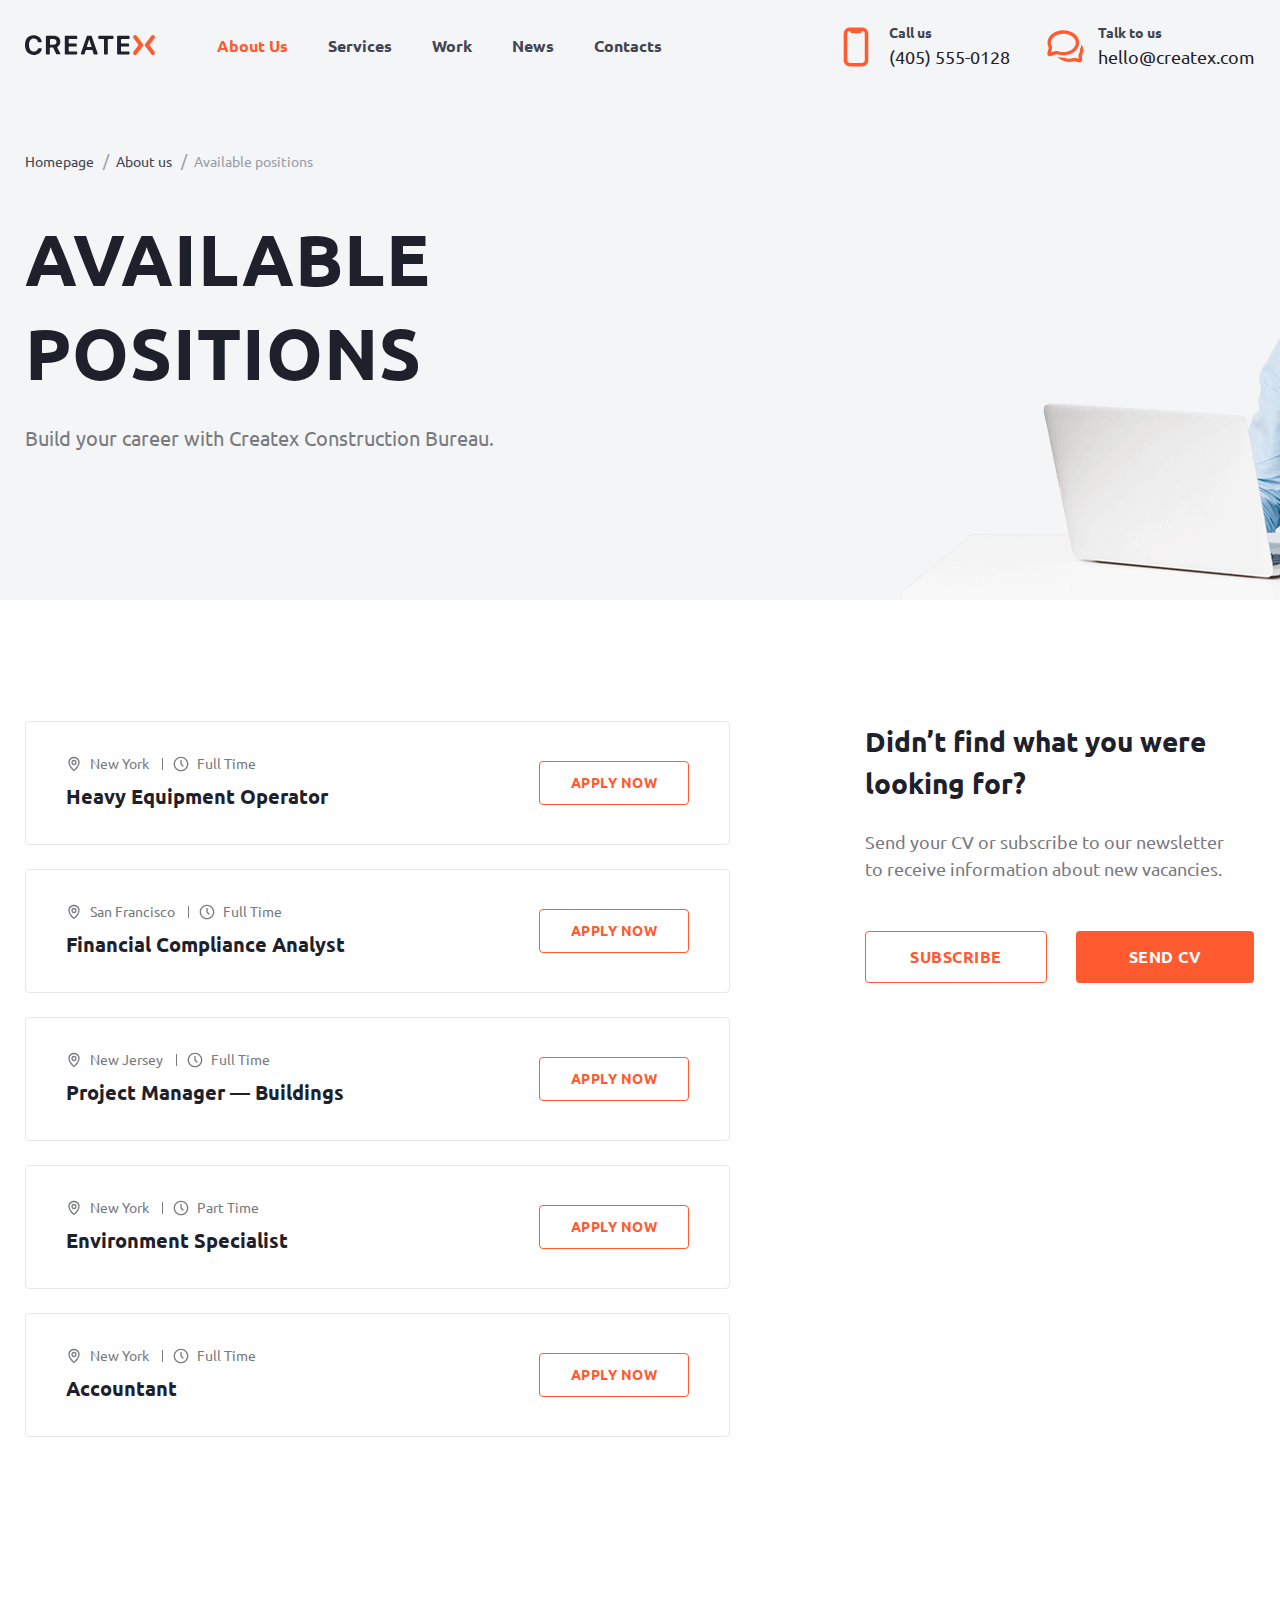
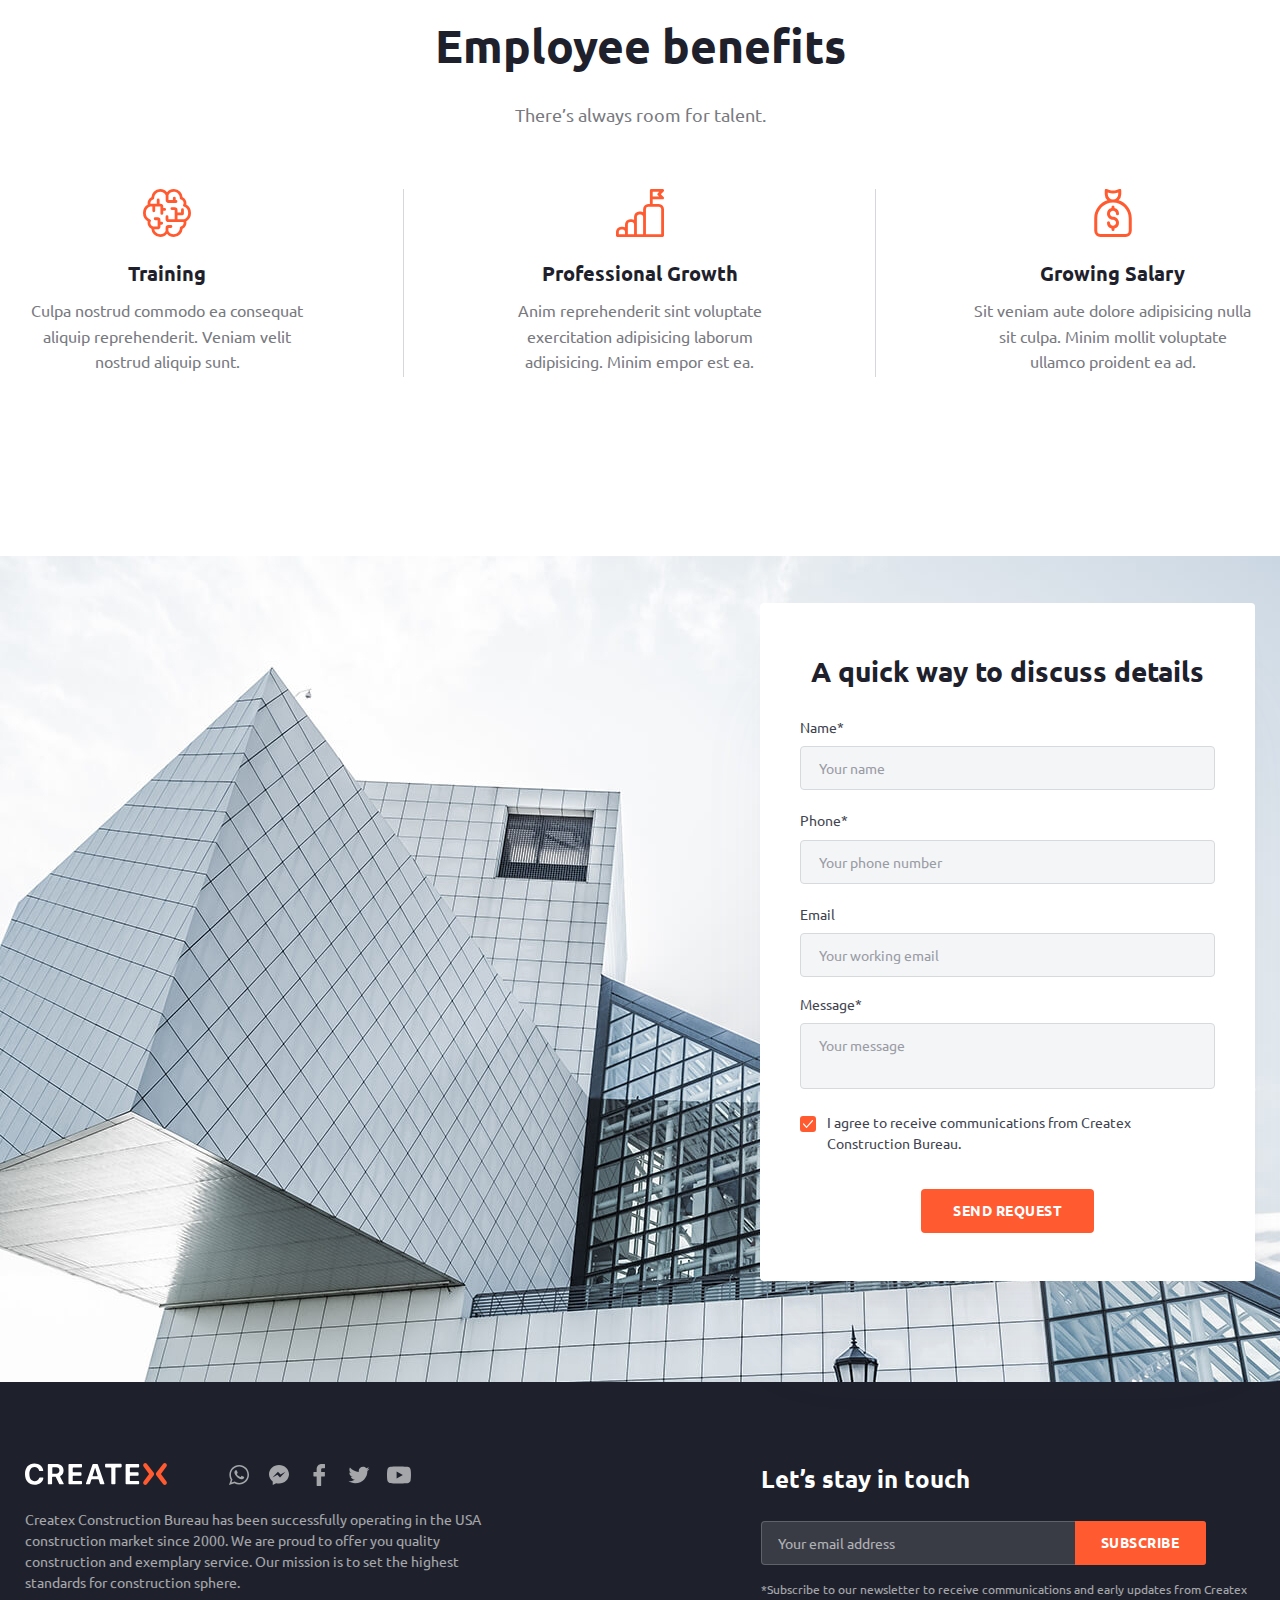
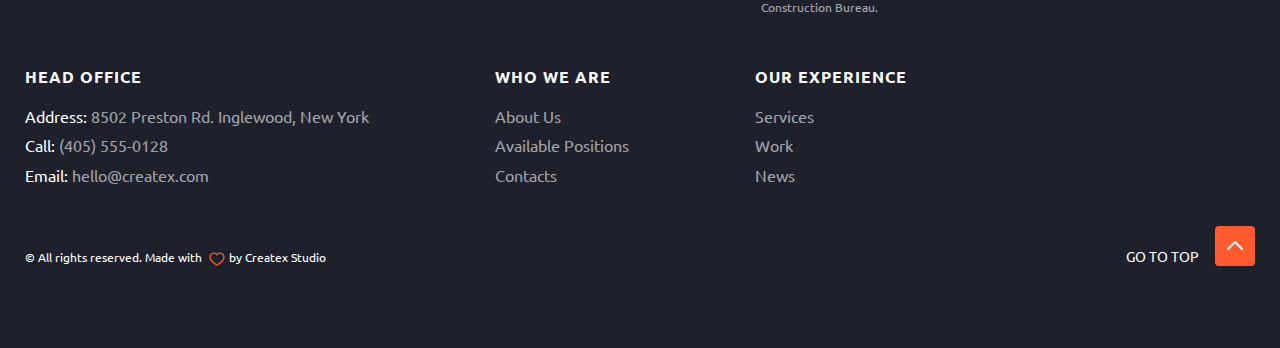
<file: positions.html>
<!DOCTYPE html>
<html lang="en" class="page">
<head>
  <meta charset="UTF-8">
  <meta name="viewport" content="width=device-width, initial-scale=1.0">
  <link rel="shortcut icon" href="favicon.ico" type="image/x-icon">
  <meta http-equiv="X-UA-Compatible" content="ie=edge">
  <meta name="theme-color" content="#111111">
  <title>Createx</title>
  <link rel="preload" href="fonts/UbuntuRegular.woff2" as="font" type="font/woff2" crossorigin>
  <link rel="stylesheet" href="css/vendor.css">
  <link rel="stylesheet" href="css/main.css">
  <script defer src="js/main.js"></script>

</head>

<body class="page__body">
  <div class="wrapper">
    <header class="header header--about">
  <div class="container header__container">
    <a href="index.html" class="logo"><img src="img/logo.svg" alt="CreatexLogo"></a>

    <nav class="nav header__nav" title="" data-menu>
      <ul class="nav__list list-reset">
        <li class="nav__item"><a class="nav__link">About Us</a></li>
        <li class="nav__item"><a href="services.html" class="nav__link ">Services</a></li>
        <li class="nav__item"><a href="work.html" class="nav__link">Work</a></li>
        <li class="nav__item"><a href="news.html" class="nav__link">News</a></li>
        <li class="nav__item"><a href="contacts.html" class="nav__link">Contacts</a></li>
      </ul>
    </nav>

    <div class="header-contacts">
      <a href="tel:4055550128" class="header-contacts__link contacts-link contacts-link--call">
        <span class="contacts-link__caption">Call us</span>
        <span class="contacts-link__value">(405) 555-0128</span>
      </a>
      <a href="mailto:hello@createx.com" class="header-contacts__link contacts-link contacts-link--mail">
        <span class="contacts-link__caption">Talk to us</span>
        <span class="contacts-link__value">hello@createx.com</span>
      </a>
    </div>
  </div>
</header>

    <button class="burger" aria-label="Открыть меню" aria-expanded="false" data-burger>
  <span class="burger__line"></span>
</button>

    <main class="main">
      <section class="hero-about hero-about--inner offset-section">
  <div class="container">
    <ul class="list-reset breadcrumbs">
      <li class="breadcrumbs__item"><a href="index.html" class="breadcrumbs__link">Homepage</a></li>
      <li class="breadcrumbs__item "><a href="about.html" class="breadcrumbs__link">About us</a>
      </li>
      <li class="breadcrumbs__item "><a class="breadcrumbs__link">Available positions</a>
      </li>
    </ul>
    <div class="hero-services__box">
      <h1 class="hero-services__title main-title">AVAILABLE POSITIONS</h1>
      <p class="hero-services__descr main-descr">Build your career with Createx Construction Bureau.
      </p>
    </div>

  </div>

</section>

      <section class="contact">
  <div class="container contact__container">
    <ul class="list-reset contact__list">
      <li class="contact__item">
        <div class="contact__item-content">
          <span class="contact__item-city">New York</span>
          <span class="contact__item-time">Full Time</span>
          <h3 class="contact__item-title subtitle">Heavy Equipment Operator</h3>
        </div>

        <a href="#" class="contact__item-btn btn btn--stroke-primary">Apply now</a>
      </li>

      <li class="contact__item">
        <div class="contact__item-content">
          <span class="contact__item-city">San Francisco</span>
          <span class="contact__item-time">Full Time</span>
          <h3 class="contact__item-title subtitle">Financial Compliance Analyst</h3>
        </div>

        <a href="#" class="contact__item-btn btn btn--stroke-primary">Apply now</a>
      </li>

      <li class="contact__item">
        <div class="contact__item-content">
          <span class="contact__item-city">New Jersey</span>
          <span class="contact__item-time">Full Time</span>
          <h3 class="contact__item-title subtitle">Project Manager — Buildings</h3>
        </div>

        <a href="#" class="contact__item-btn btn btn--stroke-primary">Apply now</a>
      </li>

      <li class="contact__item">
        <div class="contact__item-content">
          <span class="contact__item-city">New York</span>
          <span class="contact__item-time">Part Time</span>
          <h3 class="contact__item-title subtitle">Environment Specialist</h3>
        </div>

        <a href="#" class="contact__item-btn btn btn--stroke-primary">Apply now</a>
      </li>

      <li class="contact__item">
        <div class="contact__item-content">
          <span class="contact__item-city">New York</span>
          <span class="contact__item-time">Full Time</span>
          <h3 class="contact__item-title subtitle">Accountant</h3>
        </div>

        <a href="#" class="contact__item-btn btn btn--stroke-primary">Apply now</a>
      </li>
    </ul>

    <div class="contact__box">
      <h2 class="contact__title subtitle subtitle--big">Didn’t find what you were looking for?</h2>
      <div class="contact__descr descr descr--big">Send your CV or subscribe to our newsletter to receive information
        about new vacancies.
      </div>
      <div class="contact__btn-group">
        <button class="btn-reset btn btn--stroke-primary contact__btn" data-graph-path="1">subscribe</button>
        <button class="btn-reset btn btn--fill contact__btn" data-graph-path="2">send cv</button>
      </div>
    </div>

  </div>
</section>

      <div class="graph-modal">
  <div class="graph-modal__container" role="dialog" aria-modal="true" data-graph-target="1">
    <button class="btn-reset js-modal-close" aria-label="Closed modal">
      <img src="img/page-positions/cross.svg" alt="" class="close-img">
    </button>
    <div class="graph-modal__content">
      <h2 class="graph-modal__content-title subtitle subtitle--big subtitle--center">Subscribe to our newsletter</h2>

      <form action="#" class="modal-form">
        <label class="modal-form__label">
          <span class="modal-form__caption">Name*</span>
          <input type="text" name="Name" class="input-reset modal-form__input input-name" placeholder="Your name">
        </label>
        <label class="modal-form__label">
          <span class="modal-form__caption">Email*</span>
          <input type="email" name="Email" class="input-reset  modal-form__input input-email"
            placeholder="Your working email">
        </label>
        <button class="btn btn-reset btn--fill modal-form__btn" type="submit">send</button>
      </form>
    </div>
  </div>

  <div class="graph-modal__container graph-modal__container--2" role="dialog" aria-modal="true" data-graph-target="2">
    <button class="btn-reset js-modal-close" aria-label="Закрыть модальное окно">
      <img src="img/page-positions/cross.svg" alt="" class="close-img">
    </button>
    <div class="graph-modal__content">
      <h2 class="graph-modal__content-title subtitle subtitle--big subtitle--center">Send your CV</h2>

      <form action="#" id="form" class="modal-form">
        <label class="modal-form__label">
          <span class="modal-form__caption">Name*</span>
          <input type="text" name="Name" class="input-reset modal-form__input input-name" placeholder="Your name">
        </label>
        <label class="modal-form__label">
          <span class="modal-form__caption">Location*</span>
          <select name="Location" class="input-reset custom-select modal-form__input input-select">
            <option value="New York">New York</option>
            <option value="New Jersy">New Jersy</option>
            <option value="Los Angeles">Los Angeles</option>
            <option value="Detroit">Detroit</option>
          </select>
        </label>
        <label class="modal-form__label">
          <span class="modal-form__caption">Phone*</span>
          <input type="tel" name="Phone" class="input-reset modal-form__input input-tel"
            placeholder="Your phone number">
        </label>
        <label class="modal-form__label">
          <span class="modal-form__caption">Email*</span>
          <input type="email" name="Email" class="input-reset  modal-form__input input-email"
            placeholder="Your working email">
        </label>
        <label class="modal-form__label">
          <span class="modal-form__caption">Сovering letter</span>
          <textarea class="input-reset  modal-form__input modal-form__input--big "
            placeholder="Your covering letter"></textarea>
        </label>
        <label class="modal-form__label">

          <input type="file" name="file" class="input-reset  modal-form__input visually-hidden ">
          <div class="modal-form__caption modal-form__caption--start input-file">Attach your CV*</div>
        </label>
        <button class="btn btn-reset btn--fill modal-form__btn" type="submit">send</button>
      </form>
    </div>
  </div>

</div>

      <section class="mission mission--benefits section-offset">
  <div class="container">
    <h2 class="title title--center">Employee benefits</h2>
    <p class="descr descr--center descr--big">There’s always room for talent.</p>

    <div class="mission__box">
      <div class="mission__col">
        <svg class="main-svg">
          <use xlink:href="img/sprite.svg#benefits_01"></use>
        </svg>
        <h3 class="mission__subtitle subtitle subtitle--center">Training</h3>
        <p class="descr descr--center mission__col-descr descr--small">Culpa nostrud commodo ea consequat aliquip
          reprehenderit. Veniam velit nostrud aliquip sunt.</p>

      </div>
      <div class="mission__col">
        <svg class="main-svg">
          <use xlink:href="img/sprite.svg#benefits_03"></use>
        </svg>
        <h3 class="mission__subtitle subtitle subtitle--center">Professional Growth</h3>
        <p class="descr descr--center descr--small mission__col-descr">Anim reprehenderit sint voluptate exercitation
          adipisicing laborum adipisicing. Minim empor est ea.</p>

      </div>
      <div class="mission__col">
        <svg class="main-svg">
          <use xlink:href="img/sprite.svg#benefits_02"></use>
        </svg>
        <h3 class="mission__subtitle subtitle subtitle--center">Growing Salary</h3>
        <p class="descr descr--center descr--small mission__col-descr">Sit veniam aute dolore adipisicing nulla sit
          culpa. Minim mollit voluptate ullamco proident ea ad.</p>

      </div>

    </div>

  </div>
</section>

      <section class="form-request">
  <div class="container form-request__container">

    <form action="#" id="form-2" class="form form-request__form">
      <h2 class="form-request__title subtitle subtitle--center subtitle--big ">A quick way to discuss details
      </h2>

      <div class="form__content form-request__content">
        <label class=" form-request__label">
          <span class="form__label-caption form-request__label-caption">Name*</span>
          <input type="text" name="Name" class="input-reset  form-request__input input-name" placeholder="Your name">
        </label>
        <label class=" form-request__label">
          <span class="form__label-caption form-request__label-caption">Phone*</span>
          <input type="tel" name="Phone" class="input-reset  form-request__input input-tel"
            placeholder="Your phone number">
        </label>
        <label class=" form-request__label">
          <span class="form__label-caption form-request__label-caption">Email</span>
          <input type="email" name="Email" class="input-reset  form-request__input input-email"
            placeholder="Your working email">
        </label>
        <label class="form-request__label form-request__label--big">
          <span class="form__label-caption form-request__label-caption">Message*</span>
          <textarea name="Message" class="input-reset form-request__input form-request__input--big input-message"
            placeholder="Your message"></textarea>
        </label>
        <label class="custom-checkbox form-request__label">
          <input type="checkbox" name="checkbox" class="input-reset custom-checkbox__input " checked>
          <span class="custom-checkbox__content" tabindex="0">I agree to receive communications from Createx
            Construction
            Bureau.</span>
        </label>
        <button class="btn-reset form__btn form-request__btn btn btn--fill" type="submit">send request</button>
      </div>

    </form>
  </div>
</section>

    </main>

    <footer class="footer">
  <div class="container">
    <div class="footer__top">
      <div class="footer__top-social">

        <div class="footer__social-box">
          <a target="_blank" aria-label="Link logo" class="footer__social-logo" href="index.html"><img
              src="img/footer-logo.svg" alt=""></a>
          <a target="_blank" aria-label="whatsapp" class="footer__social-icon" href="https://www.whatsapp.com/"> <img
              src="img/social/whatsapp.svg" alt="whatsapp"></a>
          <a target="_blank" aria-label="messanger" class="footer__social-icon" href="https://www.messenger.com/"><img
              src="img/social/messanger.svg" alt="messanger"></a>
          <a target="_blank" aria-label="facebook" class="footer__social-icon" href="https://www.facebook.com/"><img
              src="img/social/facebook.svg" alt="facebook"></a>
          <a target="_blank" aria-label="twitter" class="footer__social-icon" href="https://www.twitter.com/"><img
              src="img/social/twitter.svg" alt="twitter"></a>
          <a target="_blank" aria-label="youtube" class="footer__social-icon" href="https://www.youtube.com/"> <img
              src="img/social/youtube.svg" alt="youtube"></a>
        </div>
        <div class="footer__top-descr">
          Createx Construction Bureau has been successfully operating in the USA construction market since 2000. We are
          proud to offer you quality construction and exemplary service. Our mission is to set the highest standards for
          construction sphere.
        </div>
      </div>

      <div class="footer__top-subscribe">
        <h3 class="footer__top-title">Let’s stay in touch</h3>
        <form action="#" class="footer-form">
          <div class="footer-form__box">
            <input type="email" name="email" class="input-reset footer-form__input" placeholder="Your email address ">
            <button class="footer-form__btn btn-reset btn btn--fill">subscribe</button>
          </div>
        </form>
        <div class="footer__top-text">
          *Subscribe to our newsletter to receive communications and early updates from Createx Construction Bureau.
        </div>
      </div>
    </div>

    <div class="footer__bot">
      <address class="footer-address">
        <ul class="footer__list list-reset">
          <li class="footer__item footer__item-descr" aria-label="list title">Head office</li>
          <li class="footer__item"><a href="#" class="footer__link"><span class="footer__link--accent">Address:</span>
              8502 Preston Rd. Inglewood, New York</a></li>
          <li class="footer__item"><a href="tel:4055550128" class="footer__link"><span
                class="footer__link--accent">Call:</span>
              (405) 555-0128</a></li>
          <li class="footer__item"><a href="mailto:hello@createx.com" class="footer__link"><span
                class="footer__link--accent">Email:</span>
              hello@createx.com</a></li>
        </ul>
      </address>
      <nav class="footer-nav" title="Secondary navigation">
        <ul class="footer__list list-reset">
          <li class="footer__item footer__item-descr" aria-label="list title">Who we are</li>
          <li class="footer__item"><a href="about.html" class="footer__link">About Us</a></li>
          <li class="footer__item"><a href="positions.html" class="footer__link">Available Positions</a></li>
          <li class="footer__item"><a href="contacts.html" class="footer__link">Contacts</a></li>
        </ul>

        <ul class="footer__list list-reset">
          <li class="footer__item footer__item-descr" aria-label="list title">Our experience</li>
          <li class="footer__item"><a href="services.html" class="footer__link">Services</a></li>
          <li class="footer__item"><a href="work.html" class="footer__link">Work</a></li>
          <li class="footer__item"><a href="news.html" class="footer__link">News</a></li>
        </ul>
      </nav>

    </div>

    <div class="footer__copyright">
      <div class="footer__copyright-descr">
        © All rights reserved. Made with <span> by</span> Createx Studio
      </div>
      <button class="btn-reset footer__copyright-btn">go to top </button>
    </div>
  </div>
</footer>

  </div>
</body>

</html>
</file>
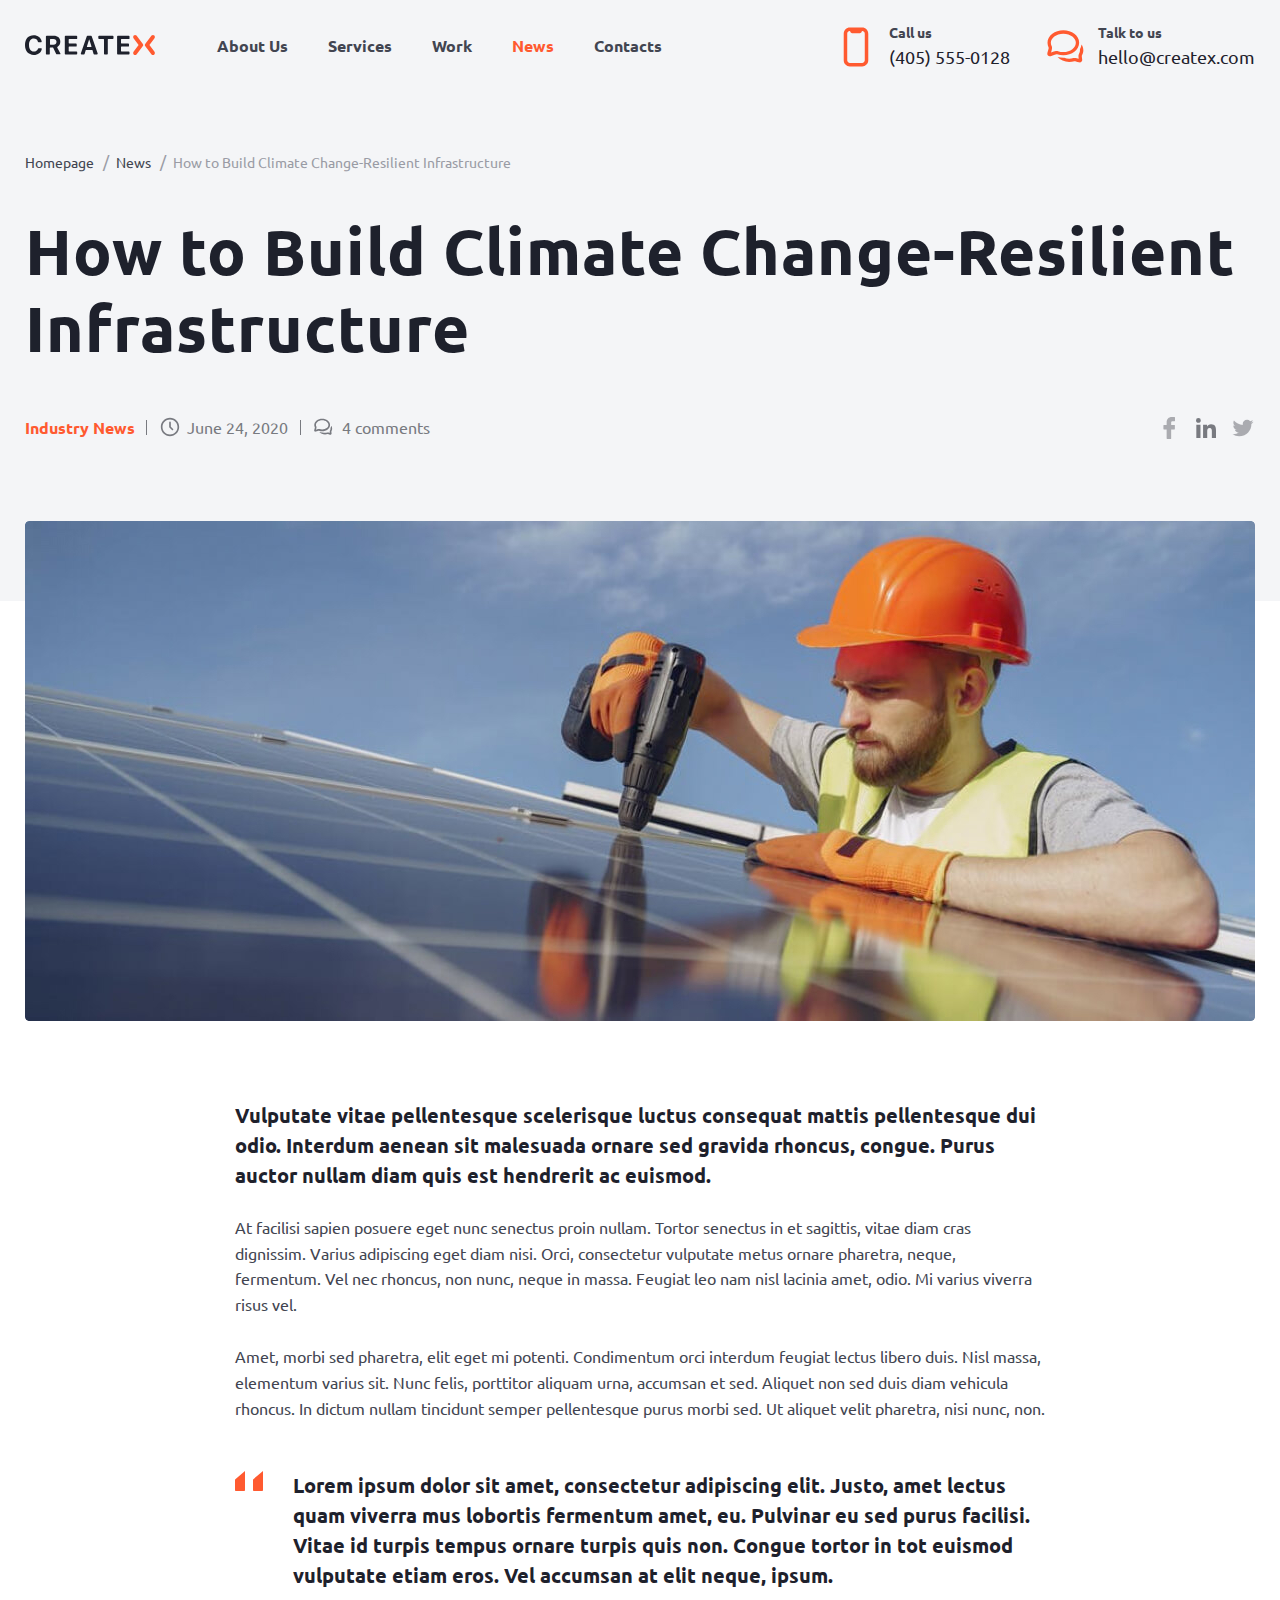
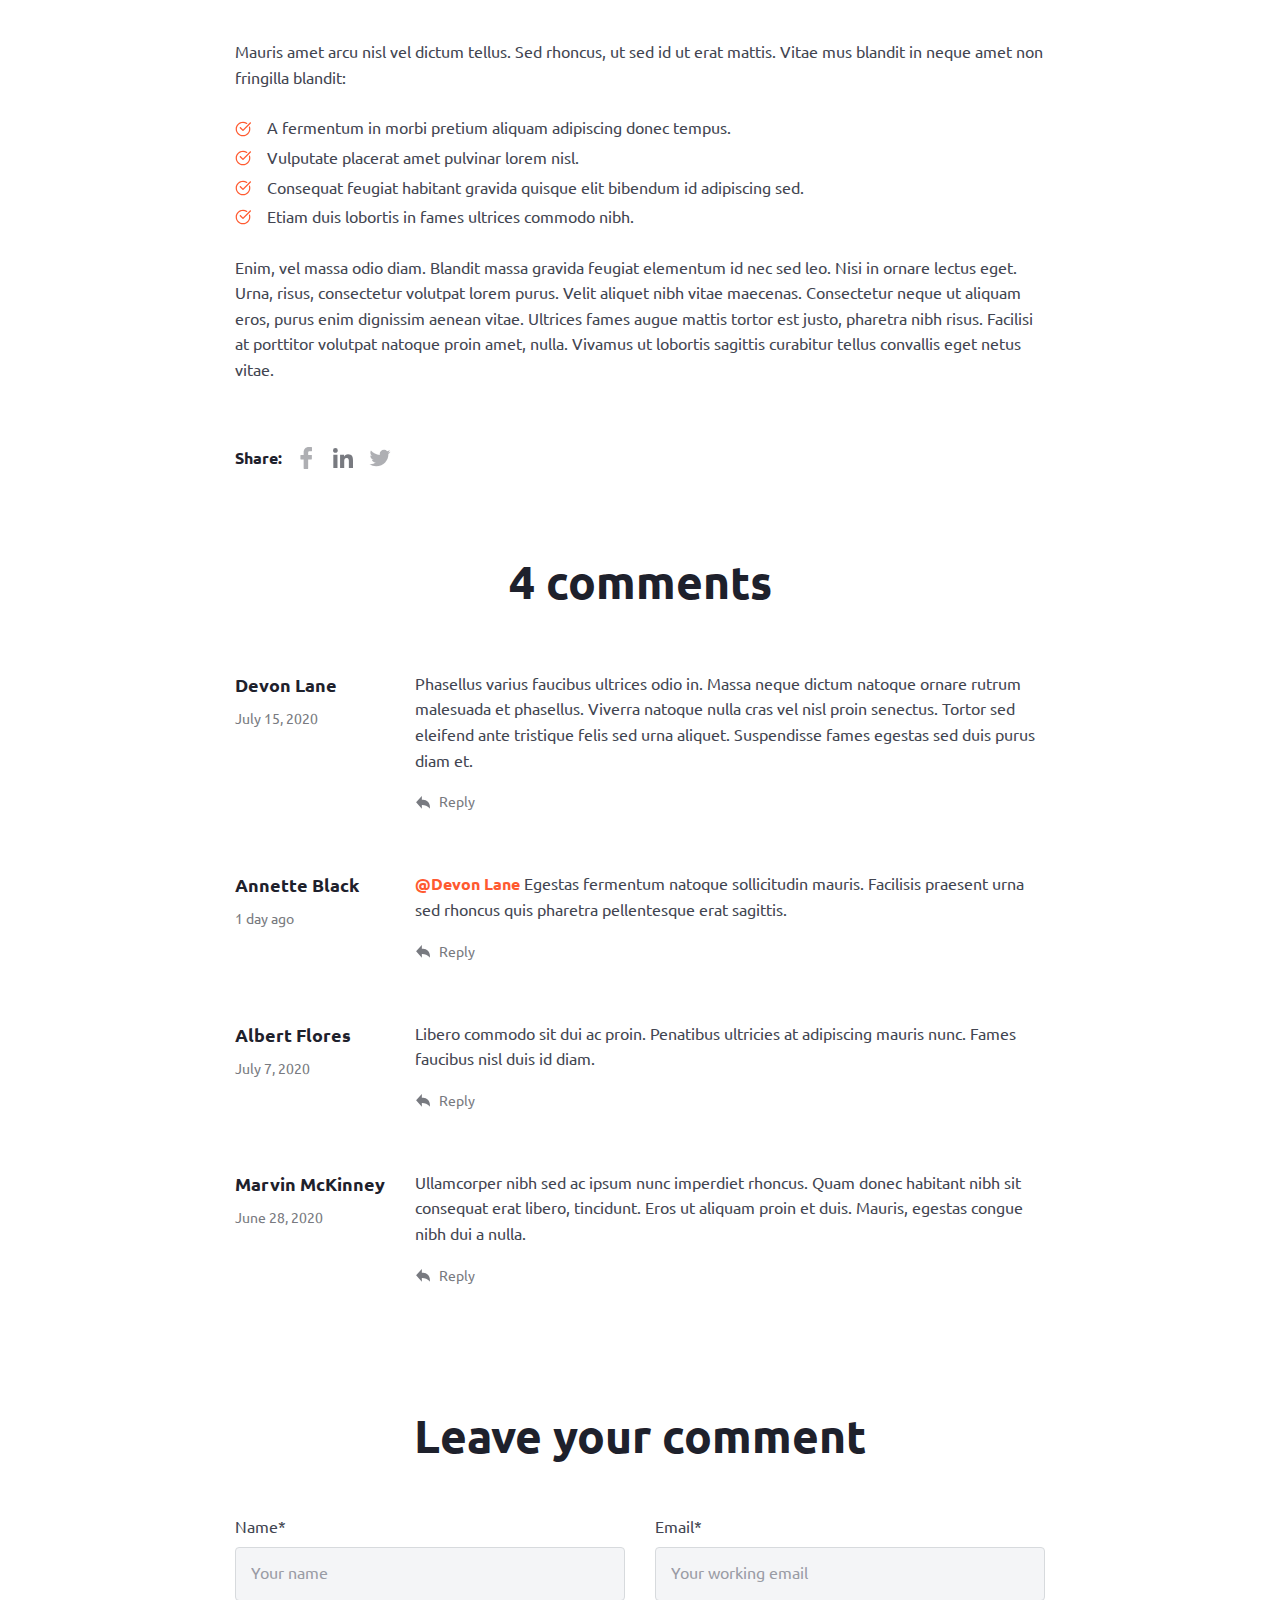
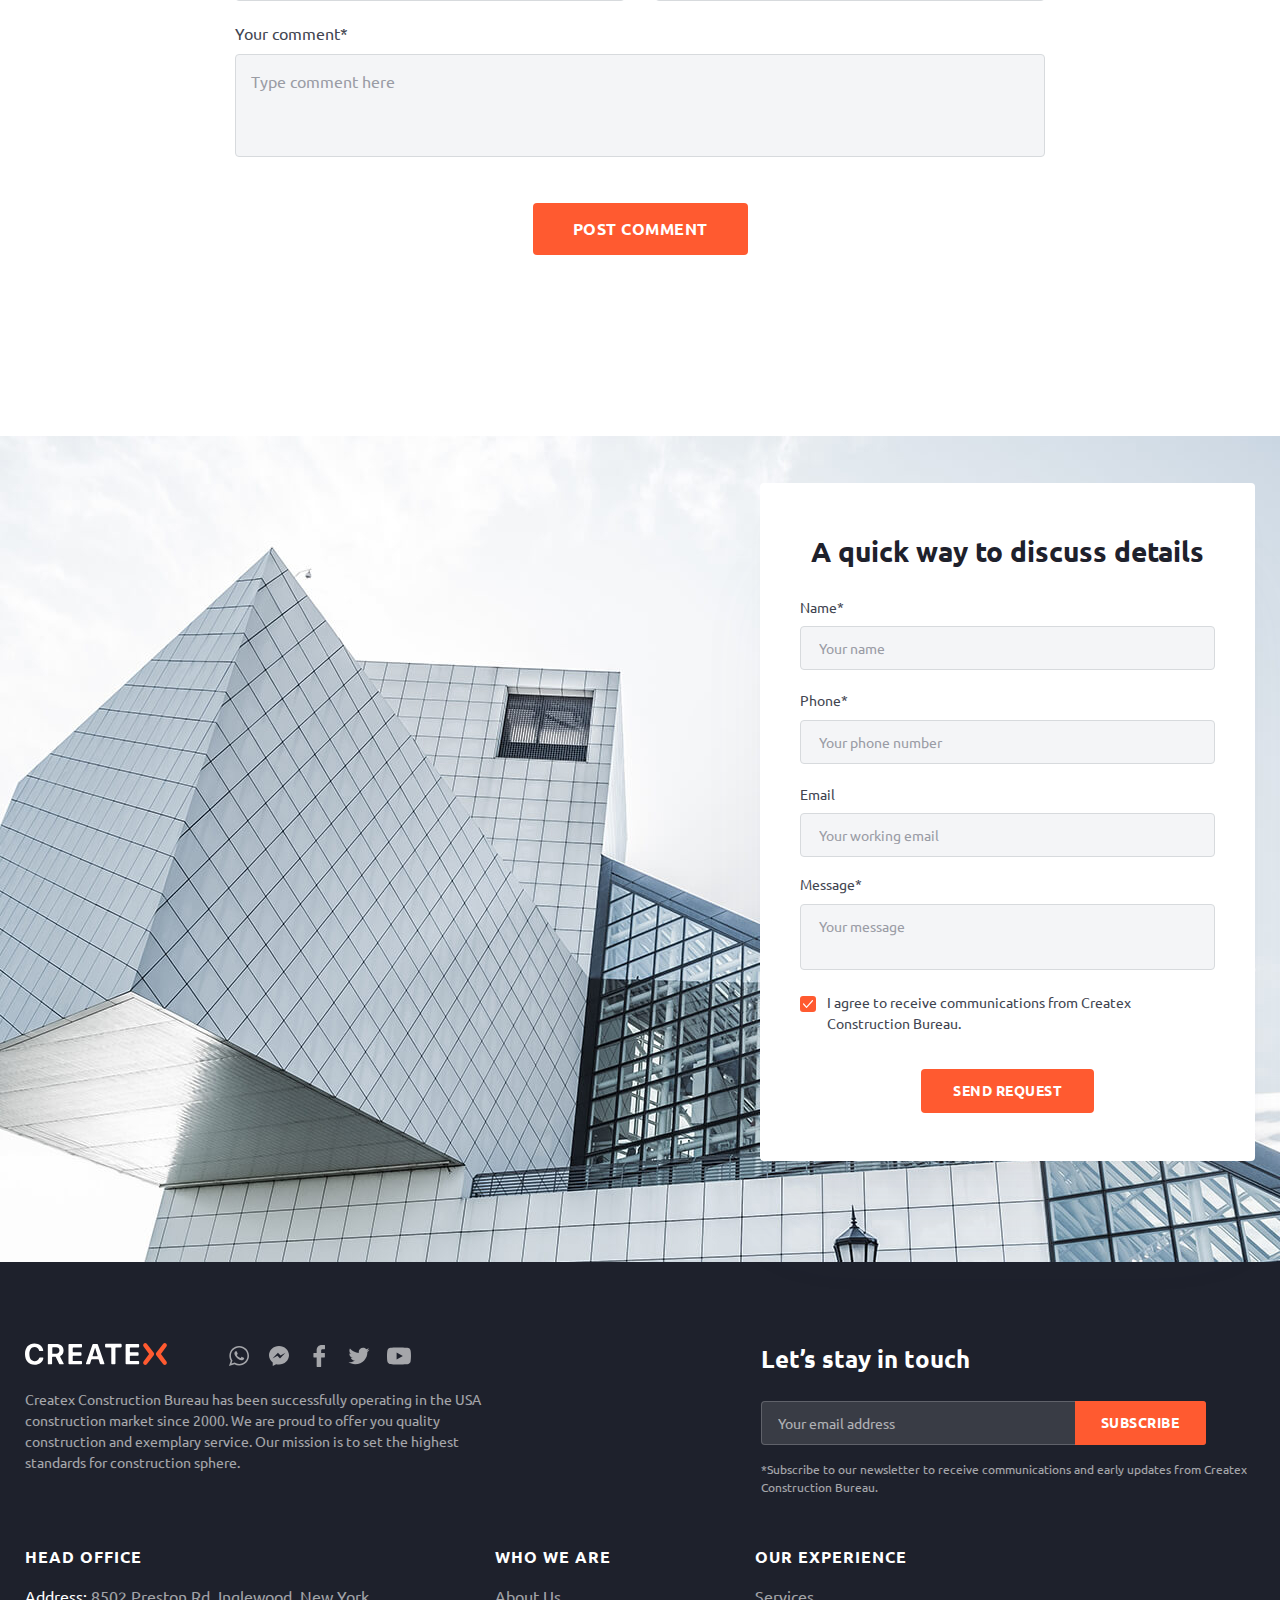
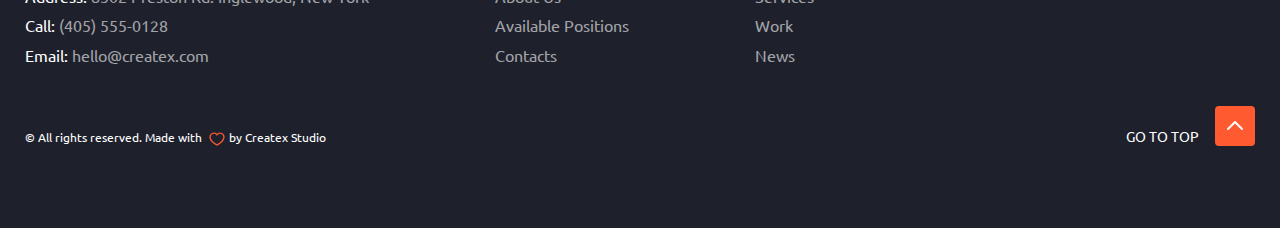
<file: post.html>
<!DOCTYPE html>
<html lang="en" class="page">
<head>
  <meta charset="UTF-8">
  <meta name="viewport" content="width=device-width, initial-scale=1.0">
  <link rel="shortcut icon" href="favicon.ico" type="image/x-icon">
  <meta http-equiv="X-UA-Compatible" content="ie=edge">
  <meta name="theme-color" content="#111111">
  <title>Createx</title>
  <link rel="preload" href="fonts/UbuntuRegular.woff2" as="font" type="font/woff2" crossorigin>
  <link rel="stylesheet" href="css/vendor.css">
  <link rel="stylesheet" href="css/main.css">
  <script defer src="js/main.js"></script>

</head>

<body class="page__body">
  <div class="wrapper">
    <header class="header header--about">
  <div class="container header__container">
    <a href="index.html" class="logo"><img src="img/logo.svg" alt="CreatexLogo"></a>

    <nav class="nav header__nav" title="" data-menu>
      <ul class="nav__list list-reset">
        <li class="nav__item"><a href="about.html" class="nav__link">About Us</a></li>
        <li class="nav__item"><a href="services.html" class="nav__link ">Services</a></li>
        <li class="nav__item"><a href="work.html" class="nav__link">Work</a></li>
        <li class="nav__item"><a class="nav__link">News</a></li>
        <li class="nav__item"><a href="contacts.html" class="nav__link">Contacts</a></li>
      </ul>
    </nav>

    <div class="header-contacts">
      <a href="tel:4055550128" class="header-contacts__link contacts-link contacts-link--call">
        <span class="contacts-link__caption">Call us</span>
        <span class="contacts-link__value">(405) 555-0128</span>
      </a>
      <a href="mailto:hello@createx.com" class="header-contacts__link contacts-link contacts-link--mail">
        <span class="contacts-link__caption">Talk to us</span>
        <span class="contacts-link__value">hello@createx.com</span>
      </a>
    </div>
  </div>
</header>

    <button class="burger" aria-label="Открыть меню" aria-expanded="false" data-burger>
  <span class="burger__line"></span>
</button>

    <main class="main">
      <section class="hero-post offset-section">
  <div class="container">
    <ul class="list-reset breadcrumbs">
      <li class="breadcrumbs__item"><a href="index.html" class="breadcrumbs__link">Homepage</a></li>
      <li class="breadcrumbs__item "><a href="news.html" class="breadcrumbs__link">News</a>
      <li class="breadcrumbs__item "><a class="breadcrumbs__link">How to Build Climate Change-Resilient
          Infrastructure</a>
      </li>
    </ul>

    <h1 class="hero-post__title main-title main-title--post">How to Build Climate Change-Resilient Infrastructure
    </h1>

    <div class="hero-post__bottom">
      <div class="tabs-body__caption tabs-body__caption--current">
        <span class="tabs-body__news tabs-body__news--current">Industry News</span>
        <span class="tabs-body__data tabs-body__data--current">June 24, 2020</span>
        <span class="tabs-body__coments tabs-body__coments--current">4 comments</span>
      </div>

      <div class="hero-post__social">
        <ul class="list-reset hero-post__social-list">
          <li class="hero-post__social-item">
            <a href="https://facebook.com" name="facebook" target="_blank" class="hero-post__social-link">
              <svg class="hero-post__social-icon">
                <use xlink:href="img/sprite.svg#facebook"></use>
              </svg>
            </a>
          </li>

          <li class="hero-post__social-item">
            <a href="https://linkedin.com" name="facebook" target="_blank" class="hero-post__social-link">
              <svg class="hero-post__social-icon">
                <use xlink:href="img/sprite.svg#linkedin"></use>
              </svg>
            </a>
          </li>

          <li class="hero-post__social-item">
            <a href="https://twitter.com" name="facebook" target="_blank" class="hero-post__social-link">
              <svg class="hero-post__social-icon">
                <use xlink:href="img/sprite.svg#twitter"></use>
              </svg>
            </a>
          </li>
        </ul>
      </div>

    </div>

  </div>

</section>
      <article class="post">
  <div class="container">
    <img src="img/news/post-content-img.jpg" alt="" class="post__content-img">

    <div class="post__wrapper">

      <div class="post__content">
        <div class="post__content-subtitle subtitle">
          Vulputate vitae pellentesque scelerisque luctus consequat mattis pellentesque dui odio. Interdum aenean sit
          malesuada ornare sed gravida rhoncus, congue. Purus auctor nullam diam quis est hendrerit ac euismod.
        </div>
        <div class="post__content-descr descr descr--small descr--gray">
          <p>
            At facilisi sapien posuere eget nunc senectus proin nullam. Tortor senectus in et sagittis, vitae diam cras
            dignissim. Varius adipiscing eget diam nisi. Orci, consectetur vulputate metus ornare pharetra, neque,
            fermentum. Vel nec rhoncus, non nunc, neque in massa. Feugiat leo nam nisl lacinia amet, odio. Mi varius
            viverra risus vel.
          </p>
          <p>
            Amet, morbi sed pharetra, elit eget mi potenti. Condimentum orci interdum feugiat lectus libero duis. Nisl
            massa, elementum varius sit. Nunc felis, porttitor aliquam urna, accumsan et sed. Aliquet non sed duis diam
            vehicula rhoncus. In dictum nullam tincidunt semper pellentesque purus morbi sed. Ut aliquet velit pharetra,
            nisi nunc, non.
          </p>
        </div>

        <blockquote class="post__content-subtitle subtitle post__content-subtitle--quote">
          Lorem ipsum dolor sit amet, consectetur adipiscing elit. Justo, amet lectus quam viverra mus lobortis
          fermentum
          amet, eu. Pulvinar eu sed purus facilisi. Vitae id turpis tempus ornare turpis quis non. Congue tortor in tot
          euismod vulputate etiam eros. Vel accumsan at elit neque, ipsum.
        </blockquote>

        <div class="post__content-caption descr descr--small descr--gray">
          Mauris amet arcu nisl vel dictum tellus. Sed rhoncus, ut sed id ut erat mattis. Vitae mus blandit in neque
          amet
          non fringilla blandit:
        </div>

        <ul class="post__content-list list-reset">
          <li class="post__content-item">A fermentum in morbi pretium aliquam adipiscing donec tempus.</li>
          <li class="post__content-item">Vulputate placerat amet pulvinar lorem nisl.</li>
          <li class="post__content-item">Consequat feugiat habitant gravida quisque elit bibendum id adipiscing sed.
          </li>
          <li class="post__content-item">Etiam duis lobortis in fames ultrices commodo nibh.</li>
        </ul>

        <div class="post__content-descr descr descr--small descr--gray">
          Enim, vel massa odio diam. Blandit massa gravida feugiat elementum id nec sed leo. Nisi in ornare lectus eget.
          Urna, risus, consectetur volutpat lorem purus. Velit aliquet nibh vitae maecenas. Consectetur neque ut aliquam
          eros, purus enim dignissim aenean vitae. Ultrices fames augue mattis tortor est justo, pharetra nibh risus.
          Facilisi at porttitor volutpat natoque proin amet, nulla. Vivamus ut lobortis sagittis curabitur tellus
          convallis eget netus vitae.
        </div>

        <div class="post__content-social">
          <span class="hero-post__social-caption">Share:</span>
          <div class="hero-post__social">
            <ul class="list-reset hero-post__social-list">
              <li class="hero-post__social-item">
                <a href="https://facebook.com" name="facebook" target="_blank" class="hero-post__social-link">
                  <svg class="hero-post__social-icon">
                    <use xlink:href="img/sprite.svg#facebook"></use>
                  </svg>
                </a>
              </li>

              <li class="hero-post__social-item">
                <a href="https://linkedin.com" name="facebook" target="_blank" class="hero-post__social-link">
                  <svg class="hero-post__social-icon">
                    <use xlink:href="img/sprite.svg#linkedin"></use>
                  </svg>
                </a>
              </li>

              <li class="hero-post__social-item">
                <a href="https://twitter.com" name="facebook" target="_blank" class="hero-post__social-link">
                  <svg class="hero-post__social-icon">
                    <use xlink:href="img/sprite.svg#twitter"></use>
                  </svg>
                </a>
              </li>
            </ul>
          </div>
        </div>
      </div>

      <div class="comments">

  <h2 class="comments__title title title--center"><span id="commentsCounter">4</span> comments</h2>

  <ul class="list-reset comments__list">
    <li class="comments__item">
      <article class="comment">

        <div class="comment__info">
          <span class="comment__author">Devon Lane</span>
          <time class="comment__date" datetime="2020-07-24 19:00">July 15, 2020</time>
        </div>

        <div class="comment__content">
          <div class="comment__body">
            <p>Phasellus varius faucibus ultrices odio in. Massa neque dictum natoque ornare rutrum malesuada et
              phasellus. Viverra natoque nulla cras vel nisl proin senectus. Tortor sed eleifend ante tristique felis
              sed urna aliquet. Suspendisse fames egestas sed duis purus diam et.</p>
          </div>

          <button class="comment__btn btn-reset">
            <svg>
              <use xlink:href="img/sprite.svg#reply"></use>
            </svg>
            <span>Reply</span>
          </button>
        </div>

      </article>
    </li>

    <li class="comments__item">
      <article class="comment">

        <div class="comment__info">
          <span class="comment__author">Annette Black</span>
          <time class="comment__date" datetime="">1 day ago</time>
        </div>

        <div class="comment__content">
          <div class="comment__body">
            <p><a href="#" id="hashtagName">@Devon Lane</a> Egestas fermentum natoque sollicitudin mauris. Facilisis
              praesent urna sed rhoncus quis pharetra pellentesque erat sagittis.</p>
          </div>

          <button class="comment__btn btn-reset">
            <svg>
              <use xlink:href="img/sprite.svg#reply"></use>
            </svg>
            <span>Reply</span>
          </button>
        </div>

      </article>
    </li>

    <li class="comments__item">
      <article class="comment">

        <div class="comment__info">
          <span class="comment__author">Albert Flores</span>
          <time class="comment__date" datetime="2020-07-17 19:00">July 7, 2020</time>
        </div>

        <div class="comment__content">
          <div class="comment__body">
            <p>Libero commodo sit dui ac proin. Penatibus ultricies at adipiscing mauris nunc. Fames faucibus nisl duis
              id diam.</p>
          </div>

          <button class="comment__btn btn-reset">
            <svg>
              <use xlink:href="img/sprite.svg#reply"></use>
            </svg>
            <span>Reply</span>
          </button>
        </div>

      </article>
    </li>

    <li class="comments__item">
      <article class="comment">

        <div class="comment__info">
          <span class="comment__author">Marvin McKinney</span>
          <time class="comment__date" datetime="2020-06-28 19:00">June 28, 2020</time>
        </div>

        <div class="comment__content">
          <div class="comment__body">
            <p>Ullamcorper nibh sed ac ipsum nunc imperdiet rhoncus. Quam donec habitant nibh sit consequat erat libero,
              tincidunt. Eros ut aliquam proin et duis. Mauris, egestas congue nibh dui a nulla.</p>
          </div>

          <button class="comment__btn btn-reset">
            <svg>
              <use xlink:href="img/sprite.svg#reply"></use>
            </svg>
            <span>Reply</span>
          </button>
        </div>

      </article>
    </li>
  </ul>

</div>
      <div class="post-form">
  <h2 class="post-form__title title title--center">Leave your comment</h2>
  <form action="" class="post-form__form">
    <label class=" post-form__label">
      <span class="form__label-caption post-form__label-caption">Name*</span>
      <input type="text" name="Name" class="input-reset  post-form__input" required placeholder="Your name">
    </label>
    <label class=" post-form__label">
      <span class="form__label-caption post-form__label-caption">Email*</span>
      <input type="email" name="Email" class="input-reset  post-form__input" required placeholder="Your working email">
    </label>
    <label class="post-form__label post-form__label--big">
      <span class="form__label-caption post-form__label-caption">Your comment*</span>
      <textarea name="Message" class="input-reset post-form__input post-form__input--big" required
        placeholder="Type comment here"></textarea>
    </label>
    <button class="btn-reset form__btn post-form__btn btn btn--fill" type="submit">Post comment</button>
  </form>
</div>
    </div>
  </div>
</article>

      <section class="form-request">
  <div class="container form-request__container">

    <form action="#" id="form-2" class="form form-request__form">
      <h2 class="form-request__title subtitle subtitle--center subtitle--big ">A quick way to discuss details
      </h2>

      <div class="form__content form-request__content">
        <label class=" form-request__label">
          <span class="form__label-caption form-request__label-caption">Name*</span>
          <input type="text" name="Name" class="input-reset  form-request__input input-name" placeholder="Your name">
        </label>
        <label class=" form-request__label">
          <span class="form__label-caption form-request__label-caption">Phone*</span>
          <input type="tel" name="Phone" class="input-reset  form-request__input input-tel"
            placeholder="Your phone number">
        </label>
        <label class=" form-request__label">
          <span class="form__label-caption form-request__label-caption">Email</span>
          <input type="email" name="Email" class="input-reset  form-request__input input-email"
            placeholder="Your working email">
        </label>
        <label class="form-request__label form-request__label--big">
          <span class="form__label-caption form-request__label-caption">Message*</span>
          <textarea name="Message" class="input-reset form-request__input form-request__input--big input-message"
            placeholder="Your message"></textarea>
        </label>
        <label class="custom-checkbox form-request__label">
          <input type="checkbox" name="checkbox" class="input-reset custom-checkbox__input " checked>
          <span class="custom-checkbox__content" tabindex="0">I agree to receive communications from Createx
            Construction
            Bureau.</span>
        </label>
        <button class="btn-reset form__btn form-request__btn btn btn--fill" type="submit">send request</button>
      </div>

    </form>
  </div>
</section>

    </main>

    <footer class="footer">
  <div class="container">
    <div class="footer__top">
      <div class="footer__top-social">

        <div class="footer__social-box">
          <a target="_blank" aria-label="Link logo" class="footer__social-logo" href="index.html"><img
              src="img/footer-logo.svg" alt=""></a>
          <a target="_blank" aria-label="whatsapp" class="footer__social-icon" href="https://www.whatsapp.com/"> <img
              src="img/social/whatsapp.svg" alt="whatsapp"></a>
          <a target="_blank" aria-label="messanger" class="footer__social-icon" href="https://www.messenger.com/"><img
              src="img/social/messanger.svg" alt="messanger"></a>
          <a target="_blank" aria-label="facebook" class="footer__social-icon" href="https://www.facebook.com/"><img
              src="img/social/facebook.svg" alt="facebook"></a>
          <a target="_blank" aria-label="twitter" class="footer__social-icon" href="https://www.twitter.com/"><img
              src="img/social/twitter.svg" alt="twitter"></a>
          <a target="_blank" aria-label="youtube" class="footer__social-icon" href="https://www.youtube.com/"> <img
              src="img/social/youtube.svg" alt="youtube"></a>
        </div>
        <div class="footer__top-descr">
          Createx Construction Bureau has been successfully operating in the USA construction market since 2000. We are
          proud to offer you quality construction and exemplary service. Our mission is to set the highest standards for
          construction sphere.
        </div>
      </div>

      <div class="footer__top-subscribe">
        <h3 class="footer__top-title">Let’s stay in touch</h3>
        <form action="#" class="footer-form">
          <div class="footer-form__box">
            <input type="email" name="email" class="input-reset footer-form__input" placeholder="Your email address ">
            <button class="footer-form__btn btn-reset btn btn--fill">subscribe</button>
          </div>
        </form>
        <div class="footer__top-text">
          *Subscribe to our newsletter to receive communications and early updates from Createx Construction Bureau.
        </div>
      </div>
    </div>

    <div class="footer__bot">
      <address class="footer-address">
        <ul class="footer__list list-reset">
          <li class="footer__item footer__item-descr" aria-label="list title">Head office</li>
          <li class="footer__item"><a href="#" class="footer__link"><span class="footer__link--accent">Address:</span>
              8502 Preston Rd. Inglewood, New York</a></li>
          <li class="footer__item"><a href="tel:4055550128" class="footer__link"><span
                class="footer__link--accent">Call:</span>
              (405) 555-0128</a></li>
          <li class="footer__item"><a href="mailto:hello@createx.com" class="footer__link"><span
                class="footer__link--accent">Email:</span>
              hello@createx.com</a></li>
        </ul>
      </address>
      <nav class="footer-nav" title="Secondary navigation">
        <ul class="footer__list list-reset">
          <li class="footer__item footer__item-descr" aria-label="list title">Who we are</li>
          <li class="footer__item"><a href="about.html" class="footer__link">About Us</a></li>
          <li class="footer__item"><a href="positions.html" class="footer__link">Available Positions</a></li>
          <li class="footer__item"><a href="contacts.html" class="footer__link">Contacts</a></li>
        </ul>

        <ul class="footer__list list-reset">
          <li class="footer__item footer__item-descr" aria-label="list title">Our experience</li>
          <li class="footer__item"><a href="services.html" class="footer__link">Services</a></li>
          <li class="footer__item"><a href="work.html" class="footer__link">Work</a></li>
          <li class="footer__item"><a href="news.html" class="footer__link">News</a></li>
        </ul>
      </nav>

    </div>

    <div class="footer__copyright">
      <div class="footer__copyright-descr">
        © All rights reserved. Made with <span> by</span> Createx Studio
      </div>
      <button class="btn-reset footer__copyright-btn">go to top </button>
    </div>
  </div>
</footer>

  </div>
</body>

</html>
</file>
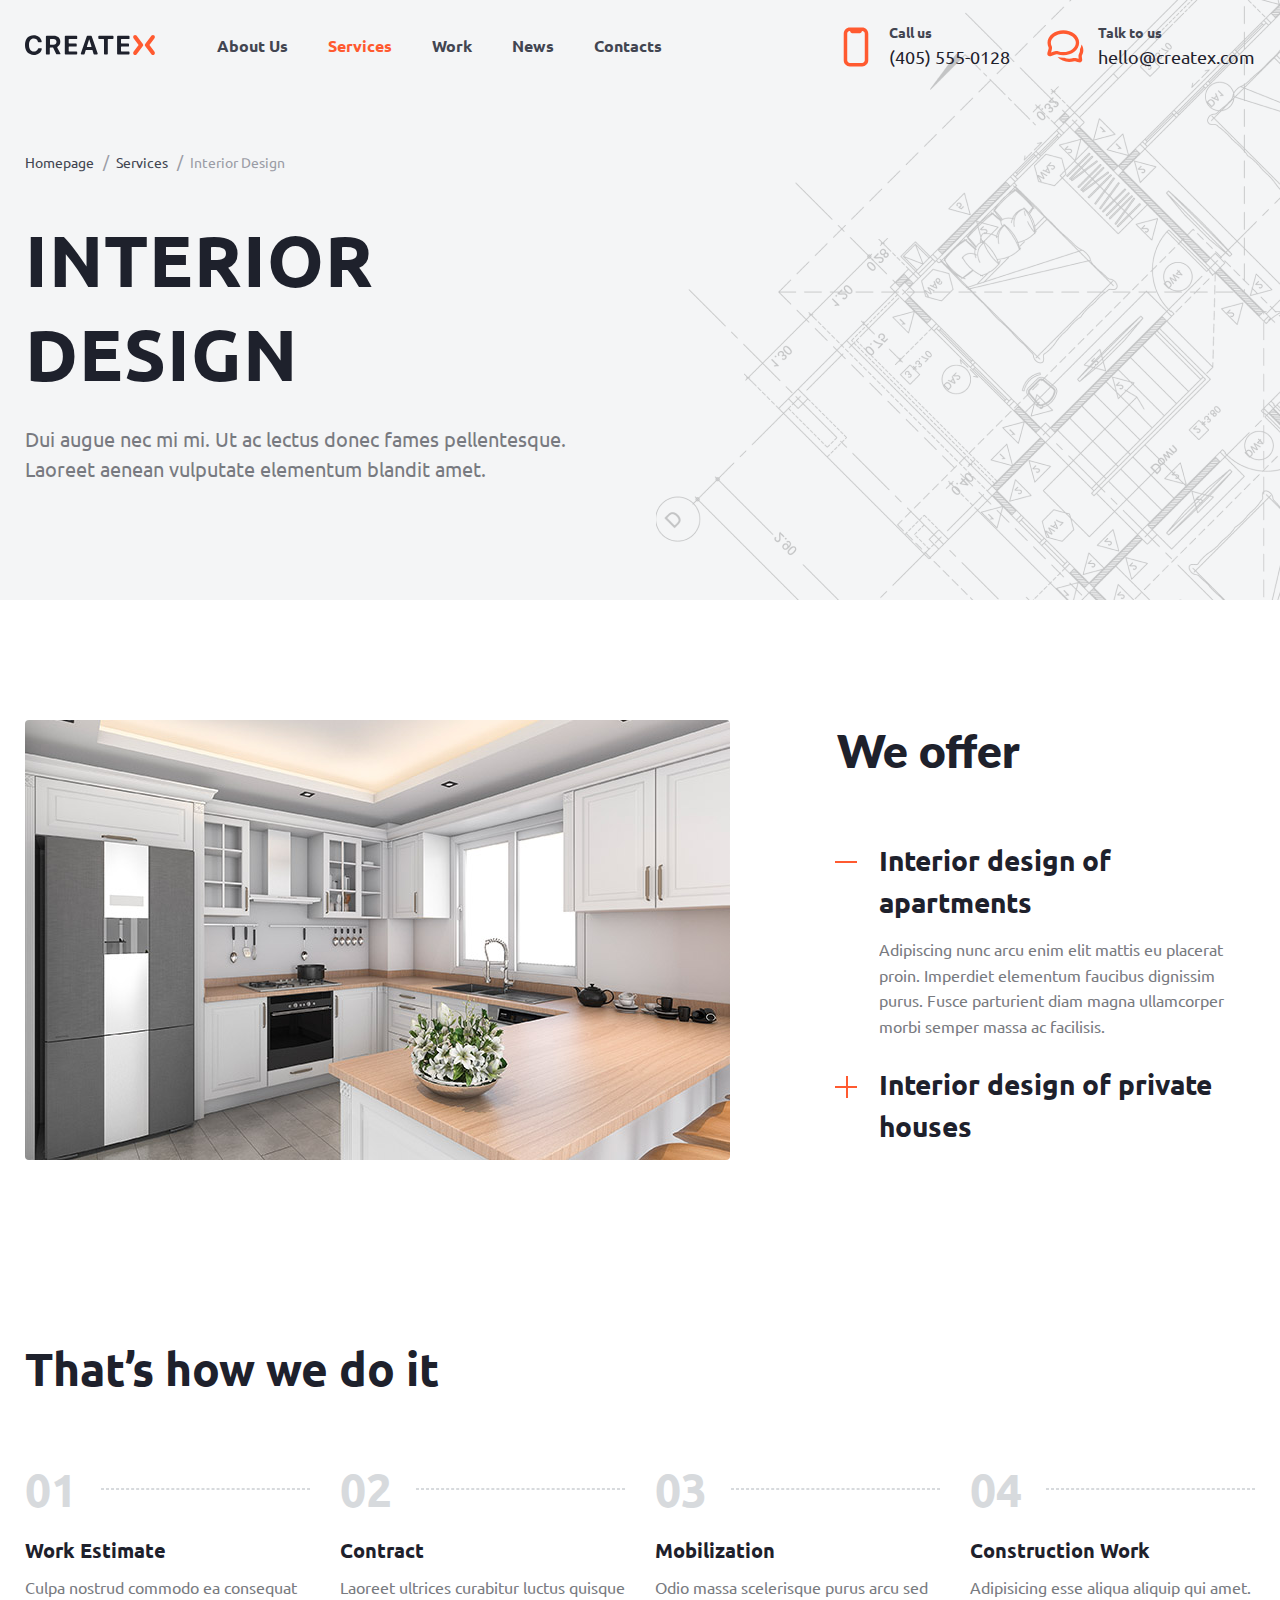
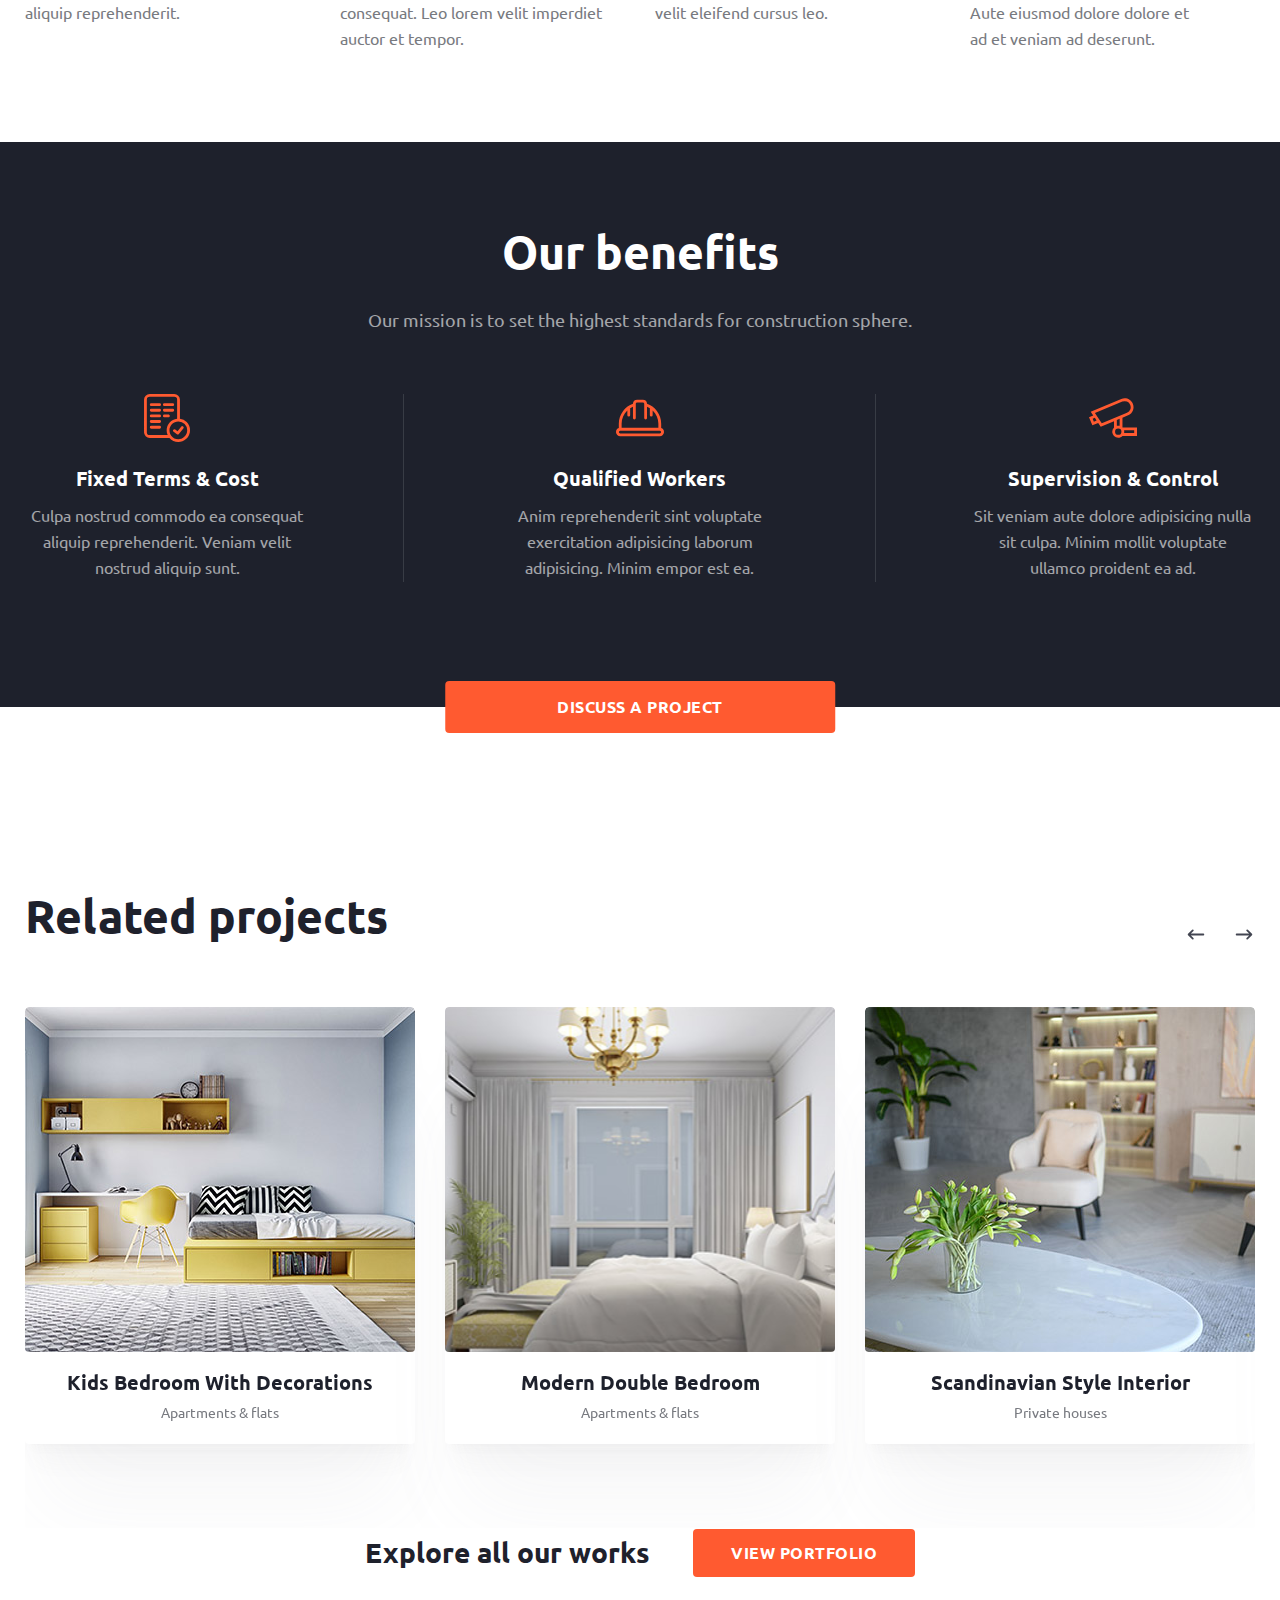
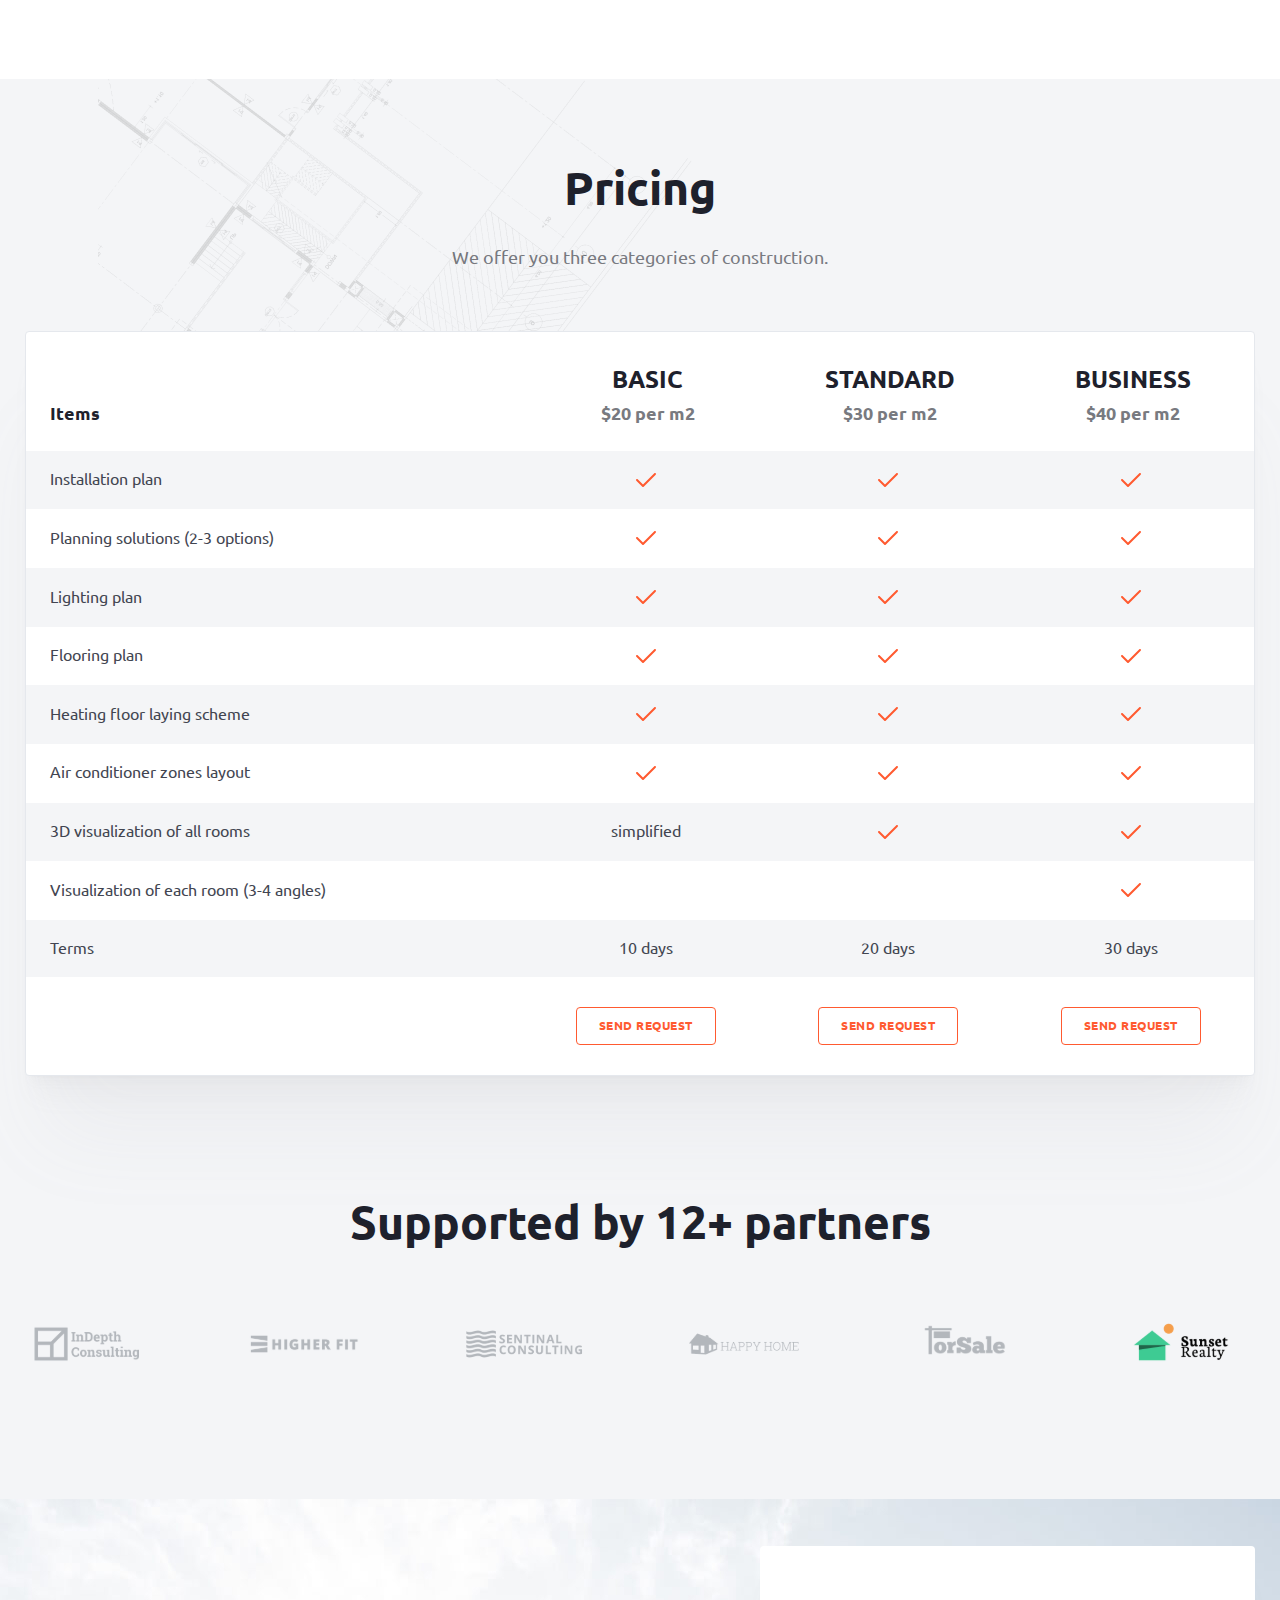
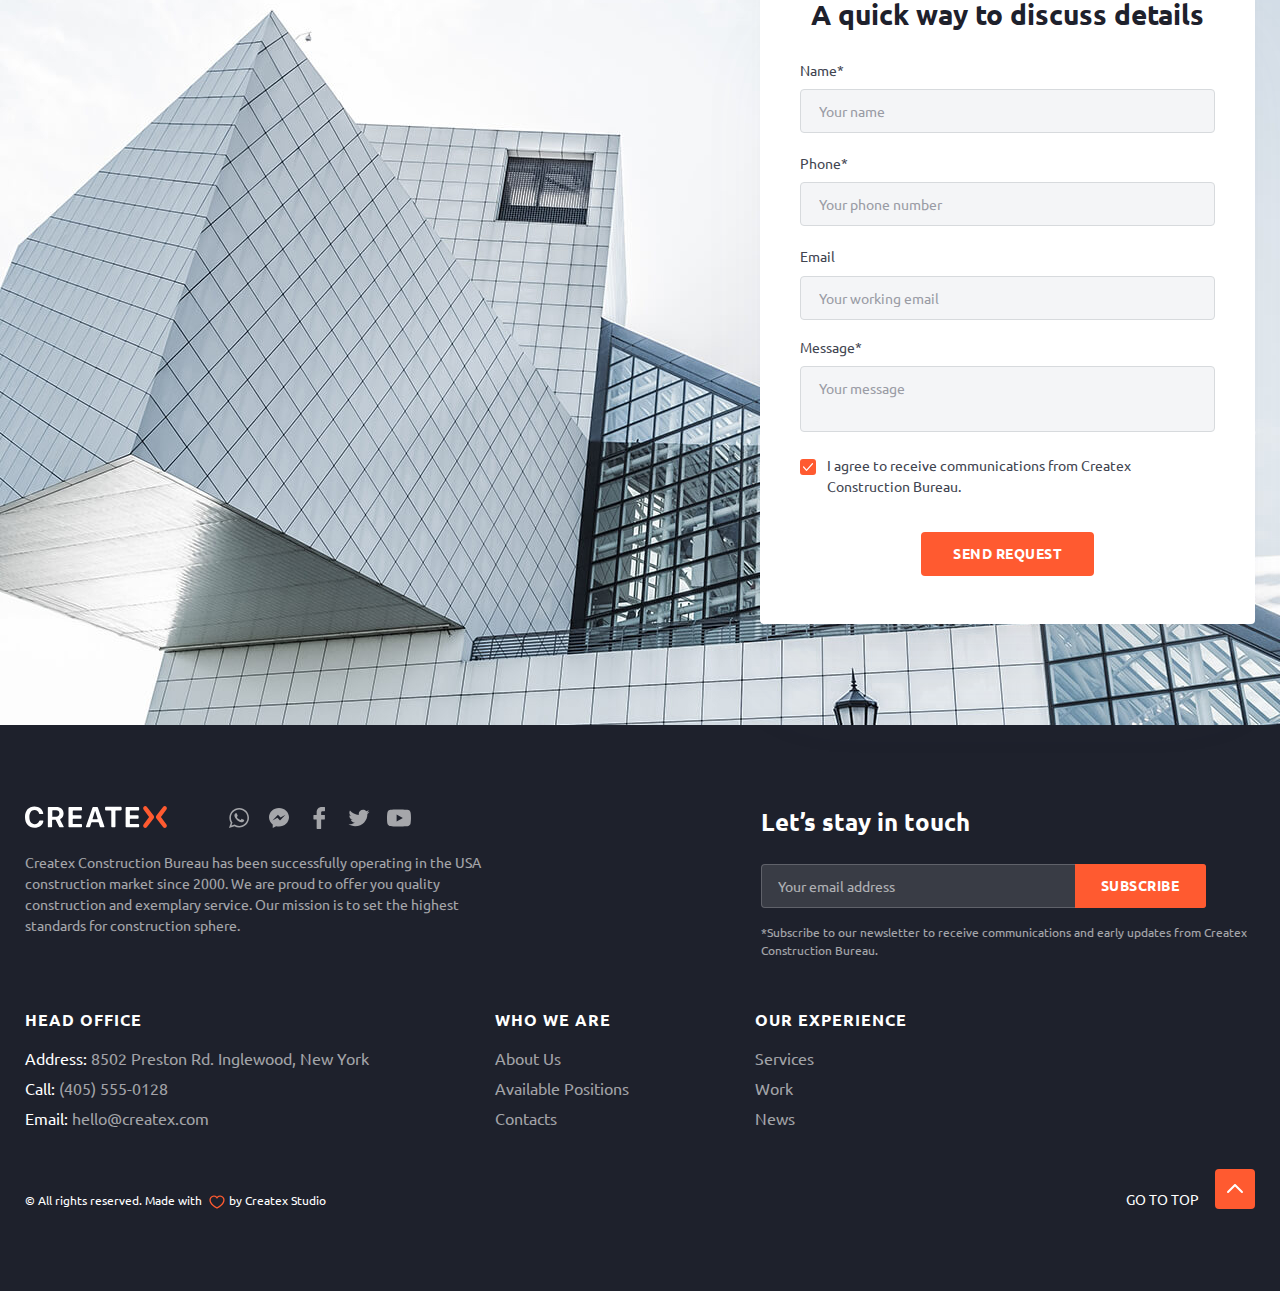
<file: services-inner.html>
<!DOCTYPE html>
<html lang="en" class="page">
<head>
  <meta charset="UTF-8">
  <meta name="viewport" content="width=device-width, initial-scale=1.0">
  <link rel="shortcut icon" href="favicon.ico" type="image/x-icon">
  <meta http-equiv="X-UA-Compatible" content="ie=edge">
  <meta name="theme-color" content="#111111">
  <title>Createx</title>
  <link rel="preload" href="fonts/UbuntuRegular.woff2" as="font" type="font/woff2" crossorigin>
  <link rel="stylesheet" href="css/vendor.css">
  <link rel="stylesheet" href="css/main.css">
  <script defer src="js/main.js"></script>

</head>

<body class="page__body">
  <div class="wrapper">
    <header class="header header--services">
  <div class="container header__container">
    <a href="index.html" class="logo"><img src="img/logo.svg" alt="CreatexLogo"></a>

    <nav class="nav header__nav" title="" data-menu>
      <ul class="nav__list list-reset">
        <li class="nav__item"><a href="about.html" class="nav__link">About Us</a></li>
        <li class="nav__item"><a class="nav__link">Services</a></li>
        <li class="nav__item"><a href="work.html" class="nav__link">Work</a></li>
        <li class="nav__item"><a href="news.html" class="nav__link">News</a></li>
        <li class="nav__item"><a href="contacts.html" class="nav__link">Contacts</a></li>
      </ul>
    </nav>

    <div class="header-contacts">
      <a href="tel:4055550128" class="header-contacts__link contacts-link contacts-link--call">
        <span class="contacts-link__caption">Call us</span>
        <span class="contacts-link__value">(405) 555-0128</span>
      </a>
      <a href="mailto:hello@createx.com" class="header-contacts__link contacts-link contacts-link--mail">
        <span class="contacts-link__caption">Talk to us</span>
        <span class="contacts-link__value">hello@createx.com</span>
      </a>
    </div>
  </div>
</header>

    <button class="burger" aria-label="Открыть меню" aria-expanded="false" data-burger>
  <span class="burger__line"></span>
</button>

    <main class="main">
      <section class="hero-services hero-services--inner offset-section">
  <div class="container">
    <ul class="list-reset breadcrumbs">
      <li class="breadcrumbs__item"><a href="../index.html" class="breadcrumbs__link">Homepage</a></li>
      <li class="breadcrumbs__item "><a href="../services.html" class="breadcrumbs__link">Services</a></li>
      <li class="breadcrumbs__item "><a class="breadcrumbs__link">Interior Design</a></li>
    </ul>
    <div class="hero-services__box">
      <h1 class="hero-services__title main-title">Interior Design</h1>
      <p class="hero-services__descr main-descr">Dui augue nec mi mi. Ut ac lectus donec fames pellentesque. Laoreet
        aenean vulputate elementum blandit amet.
      </p>
    </div>

  </div>
</section>

      <section class="offer section-offset">
  <div class="container offer__container">
    <img src="img/page-services/offer-content-img.svg" alt="kitchen interior" class="offer__img">

    <div class="offer__content">
      <h2 class="offer__accardion-title title">We offer</h2>

      <div class="accordion accordion-1 offer__accardion is-open">
        <button class="accordion__control offer__accardion-btn btn-reset" aria-expanded="false">
          <span class="accordion__title offer__accardion-subtitle subtitle subtitle--big">Interior design of <br>
            apartments</span>
          <span class="accordion__icon"></span>
        </button>
        <div class="accordion__content offer__accardion-content descr descr--small" aria-hidden="true">

          Adipiscing nunc arcu enim elit mattis eu placerat proin.
          Imperdiet elementum
          faucibus dignissim purus. Fusce parturient diam magna ullamcorper morbi semper massa ac facilisis.
        </div>
      </div>
      <div class="accordion accordion-2 offer__accardion">
        <button class="accordion__control offer__accardion-btn btn-reset" aria-expanded="false">
          <span class="accordion__title offer__accardion-subtitle subtitle subtitle--big">Interior design of private
            houses</span>
          <span class="accordion__icon"></span>
        </button>
        <div class="accordion__content offer__accardion-content descr descr--small" aria-hidden="true">

          Adipiscing nunc arcu enim elit mattis eu placerat proin.
          Imperdiet elementum
          faucibus dignissim purus. Fusce parturient diam magna ullamcorper morbi semper massa ac facilisis
        </div>
      </div>

    </div>
  </div>
</section>

      <section class="scheme ">
  <div class="container">
    <h2 class="scheme__title title">That’s how we do it</h2>
    <div class="scheme__content">
      <div class="scheme__content-item">
        <div class="scheme__content-num">01</div>
        <h3 class="scheme__content-title subtitle">Work Estimate</h3>
        <p class="scheme__content-descr descr descr--small">Culpa nostrud commodo ea consequat aliquip reprehenderit.
        </p>
      </div>
      <div class="scheme__content-item">
        <div class="scheme__content-num">02</div>
        <h3 class="scheme__content-title subtitle">Contract</h3>
        <p class="scheme__content-descr descr descr--small">Laoreet ultrices curabitur luctus quisque consequat. Leo
          lorem velit imperdiet auctor et tempor.
        </p>
      </div>
      <div class="scheme__content-item">
        <div class="scheme__content-num">03</div>
        <h3 class="scheme__content-title subtitle">Mobilization </h3>
        <p class="scheme__content-descr descr descr--small">Odio massa scelerisque purus arcu sed velit eleifend cursus
          leo.
        </p>
      </div>
      <div class="scheme__content-item">
        <div class="scheme__content-num">04</div>
        <h3 class="scheme__content-title subtitle">Construction Work</h3>
        <p class="scheme__content-descr descr descr--small">Adipisicing esse aliqua aliquip qui amet. Aute eiusmod
          dolore dolore et <br> ad et veniam ad deserunt.
        </p>
      </div>
    </div>
  </div>
</section>

      <section class="mission section-offset mission--dark">
  <div class="container">
    <h2 class="title title--center title--light">Our benefits</h2>
    <p class="descr descr--center descr--big descr--light">Our mission is to set the highest standards for construction
      sphere.</p>

    <div class="mission__box">
      <div class="mission__col">
        <svg class="main-svg">
          <use xlink:href="img/sprite.svg#mission-dark-decor_01"></use>
        </svg>
        <h3 class="mission__subtitle subtitle subtitle--center subtitle--light">Fixed Terms & Cost</h3>
        <p class="descr descr--center mission__col-descr descr--small descr--light">Culpa nostrud commodo ea consequat
          aliquip reprehenderit. Veniam velit nostrud aliquip sunt.</p>

      </div>
      <div class="mission__col">
        <svg class="main-svg">
          <use xlink:href="img/sprite.svg#mission-dark-decor_02"></use>
        </svg>
        <h3 class="mission__subtitle subtitle subtitle--center subtitle--light">Qualified Workers</h3>
        <p class="descr descr--center descr--small mission__col-descr descr--light">Anim reprehenderit sint voluptate
          exercitation adipisicing laborum adipisicing. Minim empor est ea.</p>

      </div>
      <div class="mission__col">
        <svg class="main-svg">
          <use xlink:href="img/sprite.svg#mission-dark-decor_03"></use>
        </svg>
        <h3 class="mission__subtitle subtitle subtitle--center subtitle--light">Supervision & Control</h3>
        <p class="descr descr--center descr--small mission__col-descr descr--light">Sit veniam aute dolore adipisicing
          nulla sit culpa. Minim mollit voluptate ullamco proident ea ad.</p>

      </div>

    </div>

    <a href="#" class="mission__btn btn btn-reset btn--fill">Discuss a project</a>

  </div>
</section>

      <section class="portfolio-section section-offset portfolio-section--inner">
  <div class="container">
    <div class="portfolio-section__top">
      <h2 class="portfolio-section__title title">Related projects</h2>
      <div class="slider-nav">
        <button class="btn-reset slider-nav__btn  slider-btn portfolio-section__prev">
          <svg>
            <use xlink:href="img/sprite.svg#prev-btn"></use>
          </svg>
        </button>
        <button class="btn-reset slider-nav__btn  slider-btn portfolio-section__next">
          <svg>
            <use xlink:href="img/sprite.svg#next-btn"></use>
          </svg>
        </button>
      </div>
    </div>

    <div class="swiper portfolio-section__slider">
      <div class="swiper-wrapper">
        <div class="swiper-slide portfolio-section__slide">
          <img src="img/page-services/portfolio-section-inner_01.svg" alt="Portfolio Cover"
            class="portfolio-section__slide-img">
          <h3 class="portfolio-section__slide-title subtitle">Kids Bedroom With Decorations</h3>
          <p class="portfolio-section__slide-descr">Apartments & flats</p>
          <a href="#" class="portfolio-section__slide-btn btn-reset btn btn--stroke-light">View Project</a>
        </div>

        <div class="swiper-slide portfolio-section__slide">
          <img src="img/page-services/portfolio-section-inner_02.svg" alt="Portfolio Cover"
            class="portfolio-section__slide-img">
          <h3 class="portfolio-section__slide-title subtitle">Modern Double Bedroom</h3>
          <p class="portfolio-section__slide-descr">Apartments & flats</p>
          <a href="#" class="portfolio-section__slide-btn btn-reset btn btn--stroke-light">View Project</a>
        </div>

        <div class="swiper-slide portfolio-section__slide">
          <img src="img/page-services/portfolio-section-inner_03.svg" alt="Portfolio Cover"
            class="portfolio-section__slide-img">
          <h3 class="portfolio-section__slide-title subtitle">Scandinavian Style Interior</h3>
          <p class="portfolio-section__slide-descr">Private houses</p>
          <a href="#" class="portfolio-section__slide-btn btn-reset btn btn--stroke-light">View Project</a>
        </div>

        <div class="swiper-slide portfolio-section__slide">
          <img src="img/page-services/portfolio-section-inner_01.svg" alt="Portfolio Cover"
            class="portfolio-section__slide-img">
          <h3 class="portfolio-section__slide-title subtitle">Kids Bedroom With Decorations</h3>
          <p class="portfolio-section__slide-descr">Apartments & flats</p>
          <a href="#" class="portfolio-section__slide-btn btn-reset btn btn--stroke-light">View Project</a>
        </div>

        <div class="swiper-slide portfolio-section__slide">
          <img src="img/page-services/portfolio-section-inner_02.svg" alt="Portfolio Cover"
            class="portfolio-section__slide-img">
          <h3 class="portfolio-section__slide-title subtitle">Modern Double Bedroom</h3>
          <p class="portfolio-section__slide-descr">Apartments & flats</p>
          <a href="#" class="portfolio-section__slide-btn btn-reset btn btn--stroke-light">View Project</a>
        </div>

        <div class="swiper-slide portfolio-section__slide">
          <img src="img/page-services/portfolio-section-inner_03.svg" alt="Portfolio Cover"
            class="portfolio-section__slide-img">
          <h3 class="portfolio-section__slide-title subtitle">Scandinavian Style Interior</h3>
          <p class="portfolio-section__slide-descr">Private houses</p>
          <a href="#" class="portfolio-section__slide-btn btn-reset btn btn--stroke-light">View Project</a>
        </div>
      </div>
    </div>

    <div class="portfolio-section__bot">
      <h2 class="portfolio-section__subtitle services-section__subtitle subtitle subtitle--big">Explore all our works
      </h2>
      <a href="" class="services-section__btn reset-btn btn btn--fill">View portfolio</a>
    </div>

  </div>
</section>

      <section class="pricing">
  <img src="img/page-services/pricing_bg.png" alt="" class="pricing__bg" aria-label="hiden">
  <div class="container">
    <h2 class="title title--center">Pricing</h2>
    <p class="descr descr--center descr--big">We offer you three categories of construction.</p>
    <div class="table-wrapper">
      <table class="pricing__table table">
        <caption class="visually-hidden">Tariffs table</caption>

        <thead class="table__thead">
          <tr class="table__row">
            <th class="table__th">Items</th>
            <th class="table__th">Basic <span>$20 per m2</span class="table__check"></th>
            <th class="table__th">Standard <span>$30 per m2</span class="table__check"></th>
            <th class="table__th">Business <span>$40 per m2</span class="table__check"></th>
          </tr>
        </thead>

        <tbody class="table__tbody">

          <tr class="table__row">
            <td class="table__col">Installation plan</td>
            <td class="table__col"><span class="table__check">Available</span class="table__check"></td>
            <td class="table__col"><span class="table__check">Available</span class="table__check"></td>
            <td class="table__col"><span class="table__check">Available</span class="table__check"></td>
          </tr>
          <tr class="table__row">
            <td class="table__col">Planning solutions (2-3 options)</td>
            <td class="table__col"><span class="table__check">Available</span class="table__check"></td>
            <td class="table__col"><span class="table__check">Available</span class="table__check"></td>
            <td class="table__col"><span class="table__check">Available</span class="table__check"></td>
          </tr>
          <tr class="table__row">
            <td class="table__col">Lighting plan</td>
            <td class="table__col"><span class="table__check">Available</span class="table__check"></td>
            <td class="table__col"><span class="table__check">Available</span class="table__check"></td>
            <td class="table__col"><span class="table__check">Available</span class="table__check"></td>
          </tr>
          <tr class="table__row">
            <td class="table__col">Flooring plan</td>
            <td class="table__col"><span class="table__check">Available</span class="table__check"></td>
            <td class="table__col"><span class="table__check">Available</span class="table__check"></td>
            <td class="table__col"><span class="table__check">Available</span class="table__check"></td>
          </tr>
          <tr class="table__row">
            <td class="table__col">Heating floor laying scheme</td>
            <td class="table__col"><span class="table__check">Available</span class="table__check"></td>
            <td class="table__col"><span class="table__check">Available</span class="table__check"></td>
            <td class="table__col"><span class="table__check">Available</span class="table__check"></td>
          </tr>
          <tr class="table__row">
            <td class="table__col">Air conditioner zones layout</td>
            <td class="table__col"><span class="table__check">Available</span class="table__check"></td>
            <td class="table__col"><span class="table__check">Available</span class="table__check"></td>
            <td class="table__col"><span class="table__check">Available</span class="table__check"></td>
          </tr>
          <tr class="table__row">
            <td class="table__col">3D visualization of all rooms</td>
            <td class="table__col">simplified</td>
            <td class="table__col"><span class="table__check">Available</span class="table__check"></td>
            <td class="table__col"><span class="table__check">Available</span class="table__check"></td>
          </tr>
          <tr class="table__row">
            <td class="table__col">Visualization of each room (3-4 angles)</td>
            <td class="table__col"></td>
            <td class="table__col"></td>
            <td class="table__col"><span class="table__check">Available</span class="table__check"></td>
          </tr>
          <tr class="table__row">
            <td class="table__col">Terms</td>
            <td class="table__col">10 days</td>
            <td class="table__col">20 days</td>
            <td class="table__col">30 days</td>
          </tr>
          <tr class="table__row">
            <td class="table__col"></td>
            <td class="table__col">
              <a href="$" class="table__col-btn btn btn-reset btn--stroke-primary">send request</a>
            </td>
            <td class="table__col">
              <a href="$" class="table__col-btn btn btn-reset btn--stroke-primary">send request</a>
            </td>
            <td class="table__col">
              <a href="$" class="table__col-btn btn btn-reset btn--stroke-primary">send request</a>
            </td>

          </tr>

        </tbody>
      </table>
    </div>

  </div>
  <section class="partners partners--services">
  <div class="container">
    <h2 class="partners__title title title--center">Supported by 12+ partners</h2>
    <ul class="partners__list list-reset">
      <li class="partners__item">
        <a href="#" class="partners__link">
          <img src="img/partners/partners-logo_01.svg" alt="Logo in Depth Consulting" class="partners__img">
        </a>
      </li>

      <li class="partners__item">
        <a href="#" class="partners__link">
          <img src="img/partners/partners-logo_02.svg" alt="Logo in Depth Consulting" class="partners__img">
        </a>
      </li>

      <li class="partners__item">
        <a href="#" class="partners__link">
          <img src="img/partners/partners-logo_03.svg" alt="Logo in Depth Consulting" class="partners__img">
        </a>
      </li>

      <li class="partners__item">
        <a href="#" class="partners__link">
          <img src="img/partners/partners-logo_04.svg" alt="Logo in Depth Consulting" class="partners__img">
        </a>
      </li>

      <li class="partners__item">
        <a href="#" class="partners__link">
          <img src="img/partners/partners-logo_05.svg" alt="Logo in Depth Consulting" class="partners__img">
        </a>
      </li>

      <li class="partners__item">
        <a href="#" class="partners__link">
          <img src="img/partners/partners-logo_06.svg" alt="Logo in Depth Consulting" class="partners__img">
        </a>
      </li>
    </ul>

  </div>
</section>

</section>

      <section class="form-request">
  <div class="container form-request__container">

    <form action="#" id="form-2" class="form form-request__form">
      <h2 class="form-request__title subtitle subtitle--center subtitle--big ">A quick way to discuss details
      </h2>

      <div class="form__content form-request__content">
        <label class=" form-request__label">
          <span class="form__label-caption form-request__label-caption">Name*</span>
          <input type="text" name="Name" class="input-reset  form-request__input input-name" placeholder="Your name">
        </label>
        <label class=" form-request__label">
          <span class="form__label-caption form-request__label-caption">Phone*</span>
          <input type="tel" name="Phone" class="input-reset  form-request__input input-tel"
            placeholder="Your phone number">
        </label>
        <label class=" form-request__label">
          <span class="form__label-caption form-request__label-caption">Email</span>
          <input type="email" name="Email" class="input-reset  form-request__input input-email"
            placeholder="Your working email">
        </label>
        <label class="form-request__label form-request__label--big">
          <span class="form__label-caption form-request__label-caption">Message*</span>
          <textarea name="Message" class="input-reset form-request__input form-request__input--big input-message"
            placeholder="Your message"></textarea>
        </label>
        <label class="custom-checkbox form-request__label">
          <input type="checkbox" name="checkbox" class="input-reset custom-checkbox__input " checked>
          <span class="custom-checkbox__content" tabindex="0">I agree to receive communications from Createx
            Construction
            Bureau.</span>
        </label>
        <button class="btn-reset form__btn form-request__btn btn btn--fill" type="submit">send request</button>
      </div>

    </form>
  </div>
</section>

    </main>

    <footer class="footer">
  <div class="container">
    <div class="footer__top">
      <div class="footer__top-social">

        <div class="footer__social-box">
          <a target="_blank" aria-label="Link logo" class="footer__social-logo" href="index.html"><img
              src="img/footer-logo.svg" alt=""></a>
          <a target="_blank" aria-label="whatsapp" class="footer__social-icon" href="https://www.whatsapp.com/"> <img
              src="img/social/whatsapp.svg" alt="whatsapp"></a>
          <a target="_blank" aria-label="messanger" class="footer__social-icon" href="https://www.messenger.com/"><img
              src="img/social/messanger.svg" alt="messanger"></a>
          <a target="_blank" aria-label="facebook" class="footer__social-icon" href="https://www.facebook.com/"><img
              src="img/social/facebook.svg" alt="facebook"></a>
          <a target="_blank" aria-label="twitter" class="footer__social-icon" href="https://www.twitter.com/"><img
              src="img/social/twitter.svg" alt="twitter"></a>
          <a target="_blank" aria-label="youtube" class="footer__social-icon" href="https://www.youtube.com/"> <img
              src="img/social/youtube.svg" alt="youtube"></a>
        </div>
        <div class="footer__top-descr">
          Createx Construction Bureau has been successfully operating in the USA construction market since 2000. We are
          proud to offer you quality construction and exemplary service. Our mission is to set the highest standards for
          construction sphere.
        </div>
      </div>

      <div class="footer__top-subscribe">
        <h3 class="footer__top-title">Let’s stay in touch</h3>
        <form action="#" class="footer-form">
          <div class="footer-form__box">
            <input type="email" name="email" class="input-reset footer-form__input" placeholder="Your email address ">
            <button class="footer-form__btn btn-reset btn btn--fill">subscribe</button>
          </div>
        </form>
        <div class="footer__top-text">
          *Subscribe to our newsletter to receive communications and early updates from Createx Construction Bureau.
        </div>
      </div>
    </div>

    <div class="footer__bot">
      <address class="footer-address">
        <ul class="footer__list list-reset">
          <li class="footer__item footer__item-descr" aria-label="list title">Head office</li>
          <li class="footer__item"><a href="#" class="footer__link"><span class="footer__link--accent">Address:</span>
              8502 Preston Rd. Inglewood, New York</a></li>
          <li class="footer__item"><a href="tel:4055550128" class="footer__link"><span
                class="footer__link--accent">Call:</span>
              (405) 555-0128</a></li>
          <li class="footer__item"><a href="mailto:hello@createx.com" class="footer__link"><span
                class="footer__link--accent">Email:</span>
              hello@createx.com</a></li>
        </ul>
      </address>
      <nav class="footer-nav" title="Secondary navigation">
        <ul class="footer__list list-reset">
          <li class="footer__item footer__item-descr" aria-label="list title">Who we are</li>
          <li class="footer__item"><a href="about.html" class="footer__link">About Us</a></li>
          <li class="footer__item"><a href="positions.html" class="footer__link">Available Positions</a></li>
          <li class="footer__item"><a href="contacts.html" class="footer__link">Contacts</a></li>
        </ul>

        <ul class="footer__list list-reset">
          <li class="footer__item footer__item-descr" aria-label="list title">Our experience</li>
          <li class="footer__item"><a href="services.html" class="footer__link">Services</a></li>
          <li class="footer__item"><a href="work.html" class="footer__link">Work</a></li>
          <li class="footer__item"><a href="news.html" class="footer__link">News</a></li>
        </ul>
      </nav>

    </div>

    <div class="footer__copyright">
      <div class="footer__copyright-descr">
        © All rights reserved. Made with <span> by</span> Createx Studio
      </div>
      <button class="btn-reset footer__copyright-btn">go to top </button>
    </div>
  </div>
</footer>

  </div>
</body>

</html>
</file>
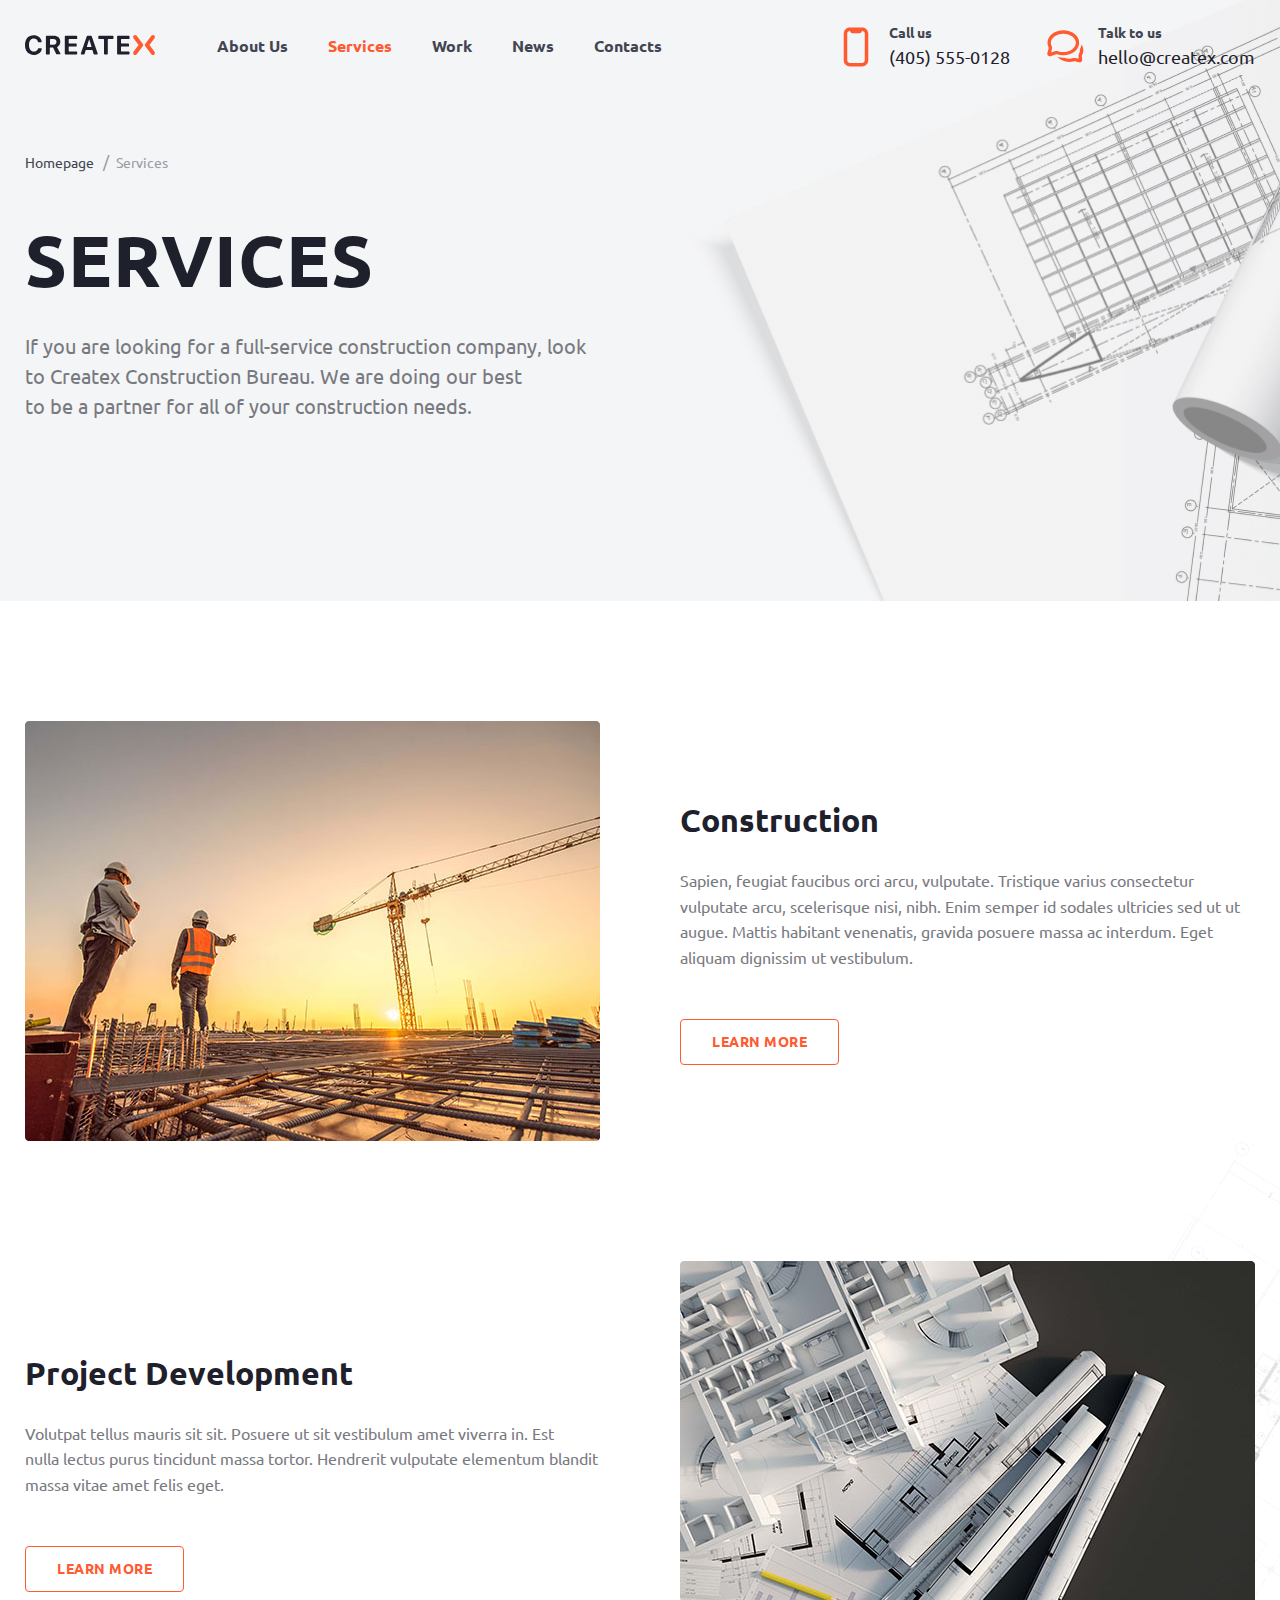
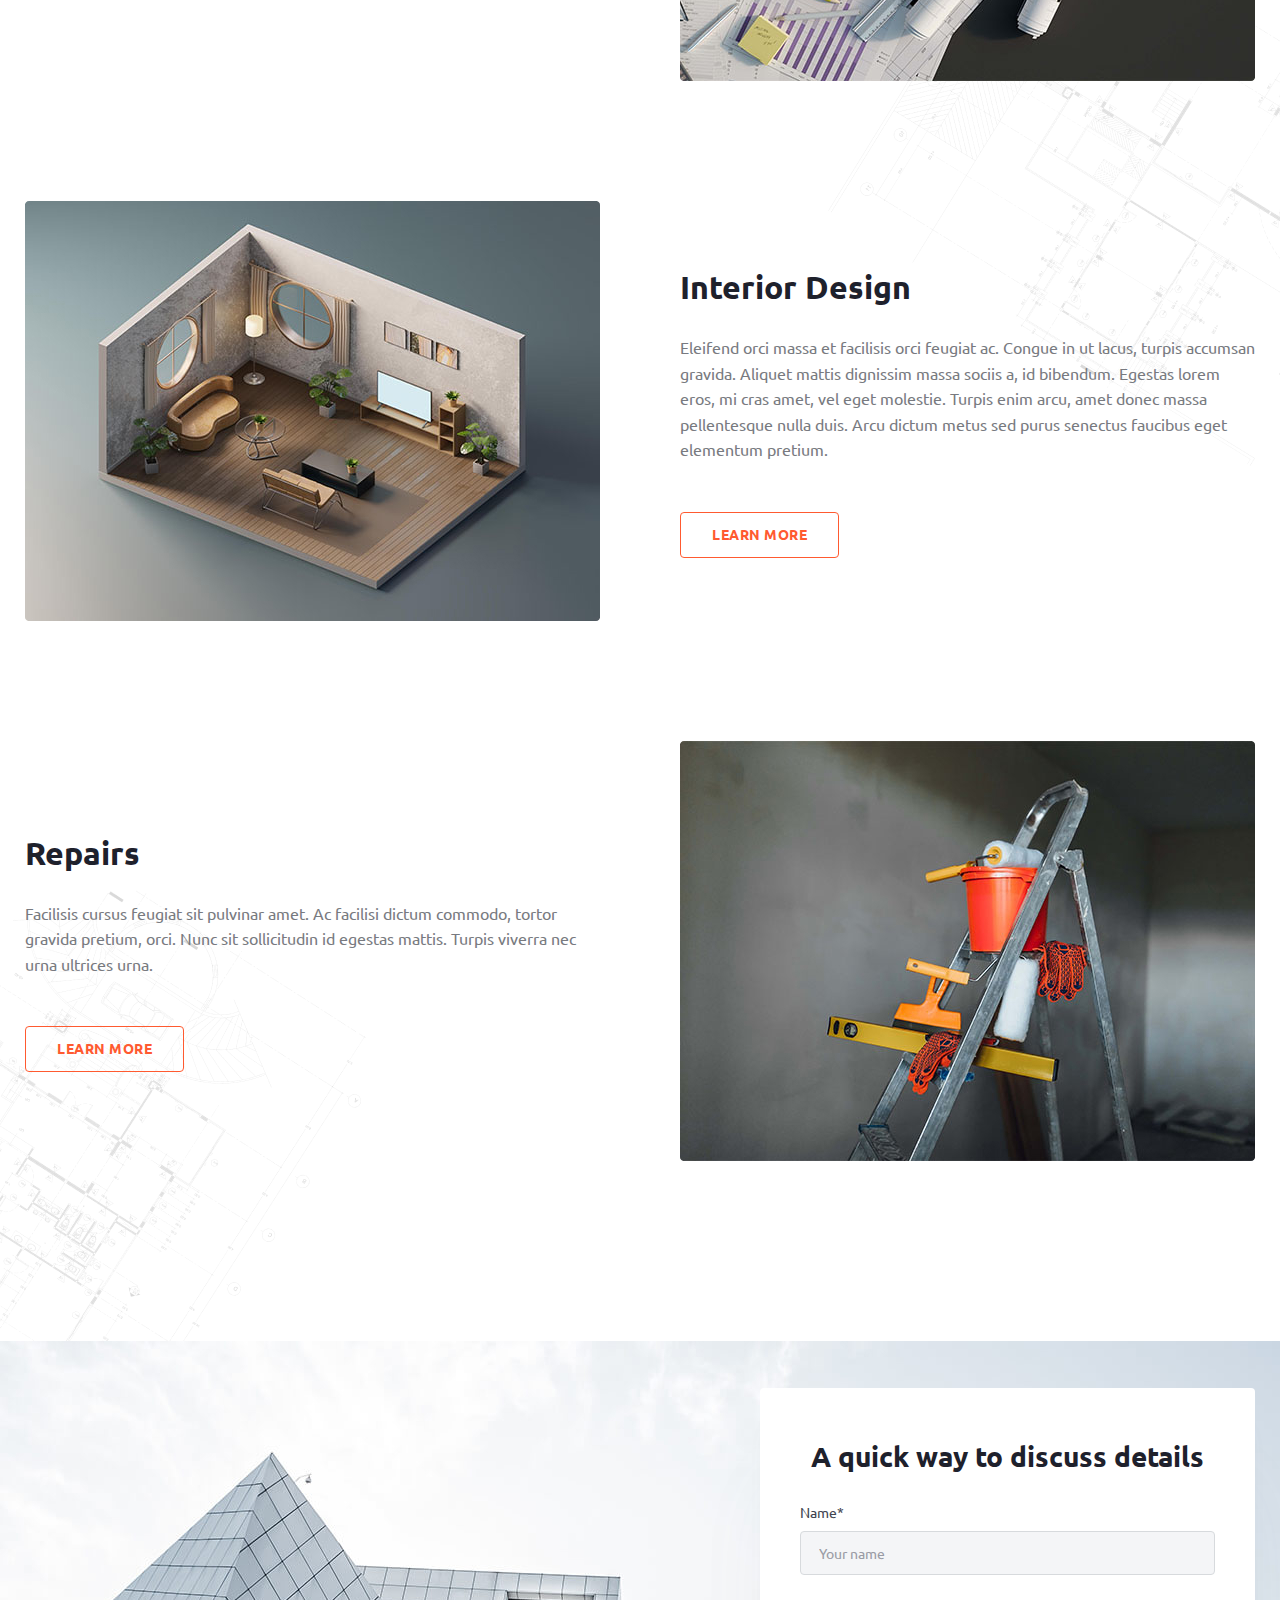
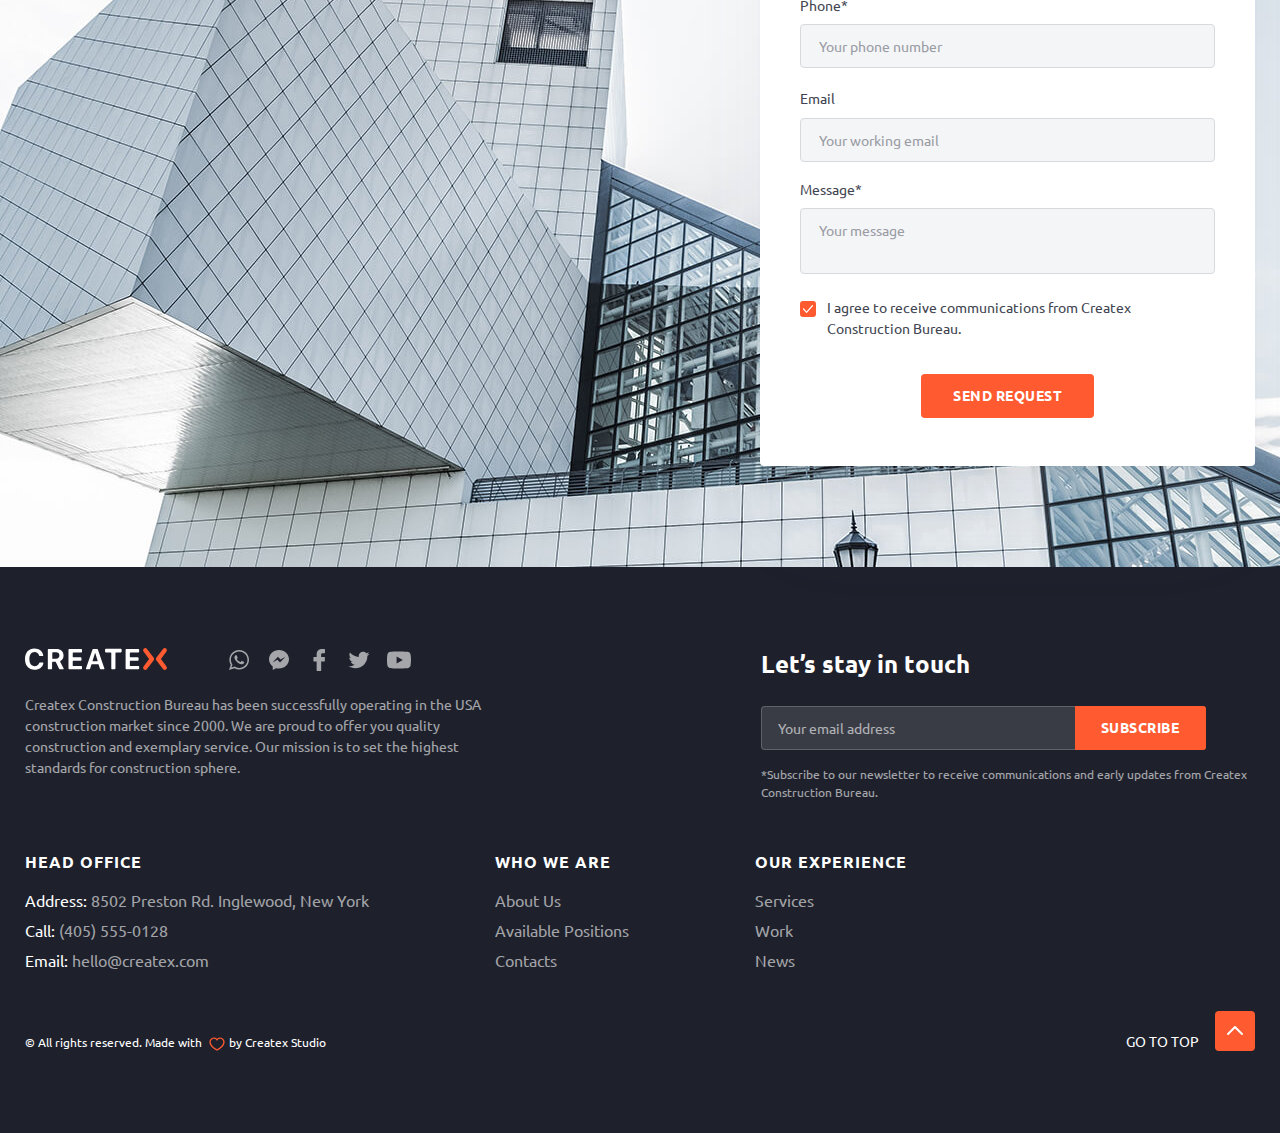
<file: services.html>
<!DOCTYPE html>
<html lang="en" class="page">
<head>
  <meta charset="UTF-8">
  <meta name="viewport" content="width=device-width, initial-scale=1.0">
  <link rel="shortcut icon" href="favicon.ico" type="image/x-icon">
  <meta http-equiv="X-UA-Compatible" content="ie=edge">
  <meta name="theme-color" content="#111111">
  <title>Createx</title>
  <link rel="preload" href="fonts/UbuntuRegular.woff2" as="font" type="font/woff2" crossorigin>
  <link rel="stylesheet" href="css/vendor.css">
  <link rel="stylesheet" href="css/main.css">
  <script defer src="js/main.js"></script>

</head>

<body class="page__body">
  <div class="wrapper">
    <header class="header header--services">
  <div class="container header__container">
    <a href="index.html" class="logo"><img src="img/logo.svg" alt="CreatexLogo"></a>

    <nav class="nav header__nav" title="" data-menu>
      <ul class="nav__list list-reset">
        <li class="nav__item"><a href="about.html" class="nav__link">About Us</a></li>
        <li class="nav__item"><a class="nav__link">Services</a></li>
        <li class="nav__item"><a href="work.html" class="nav__link">Work</a></li>
        <li class="nav__item"><a href="news.html" class="nav__link">News</a></li>
        <li class="nav__item"><a href="contacts.html" class="nav__link">Contacts</a></li>
      </ul>
    </nav>

    <div class="header-contacts">
      <a href="tel:4055550128" class="header-contacts__link contacts-link contacts-link--call">
        <span class="contacts-link__caption">Call us</span>
        <span class="contacts-link__value">(405) 555-0128</span>
      </a>
      <a href="mailto:hello@createx.com" class="header-contacts__link contacts-link contacts-link--mail">
        <span class="contacts-link__caption">Talk to us</span>
        <span class="contacts-link__value">hello@createx.com</span>
      </a>
    </div>
  </div>
</header>

    <button class="burger" aria-label="Открыть меню" aria-expanded="false" data-burger>
  <span class="burger__line"></span>
</button>

    <main class="main">
      <section class="hero-services offset-section">
  <div class="container">
    <ul class="list-reset breadcrumbs">
      <li class="breadcrumbs__item"><a href="../index.html" class="breadcrumbs__link">Homepage</a></li>
      <li class="breadcrumbs__item "><a class="breadcrumbs__link breadcrumbs__link">Services</a>
      </li>
    </ul>
    <div class="hero-services__box">
      <h1 class="hero-services__title main-title">Services</h1>
      <p class="hero-services__descr main-descr">If you are looking for a full-service construction company, look
        to Createx Construction Bureau. We are doing our best to be a partner for all of your construction needs.
      </p>
    </div>

  </div>
</section>

      <section class="services-content section-offset">
  <img src="img/page-services/services-content-bg_01.png" alt="" aria-hidden="true"
    class="services-content__bg services-content__bg--top">
  <img src="img/page-services/services-content-bg_02.png" alt="" aria-hidden="true"
    class="services-content__bg services-content__bg--bot">
  <div class="container services-content__container">
    <div class="services-content__item">
      <img src="img/page-services/services-content_01.jpg" alt="" class="services-content__img">
      <div class="services-content__content">
        <h2 class="services-content__content-title subtitle subtitle--large">Construction</h2>
        <p class="services-content__content-descr descr descr--small">Sapien, feugiat faucibus orci arcu, vulputate.
          Tristique varius consectetur vulputate arcu, scelerisque nisi, nibh. Enim semper id sodales ultricies sed ut
          ut
          augue. Mattis habitant venenatis, gravida posuere massa ac interdum. Eget aliquam dignissim ut vestibulum.
        </p>
        <a href="" class="services-content__content-btn btn reset-btn btn--stroke-primary">Learn more</a>
      </div>
    </div>
    <div class="services-content__item">
      <div class="services-content__content">
        <h2 class="services-content__content-title subtitle subtitle--large">Project Development</h2>
        <p class="services-content__content-descr descr descr--small">Volutpat tellus mauris sit sit. Posuere ut sit
          vestibulum amet viverra in. Est <br> nulla lectus purus tincidunt massa tortor. Hendrerit vulputate elementum
          blandit massa vitae amet felis eget.
        </p>
        <a href="" class="services-content__content-btn btn reset-btn btn--stroke-primary">Learn more</a>
      </div>
      <img src="img/page-services/services-content_02.jpg" alt="" class="services-content__img">

    </div>
    <div class="services-content__item">
      <img src="img/page-services/services-content_03.jpg" alt="" class="services-content__img">
      <div class="services-content__content">
        <h2 class="services-content__content-title subtitle subtitle--large">Interior Design</h2>
        <p class="services-content__content-descr descr descr--small">Eleifend orci massa et facilisis orci feugiat ac.
          Congue in ut lacus, turpis accumsan gravida. Aliquet mattis dignissim massa sociis a, id bibendum. Egestas
          lorem eros, mi cras amet, vel eget molestie. Turpis enim arcu, amet donec massa pellentesque nulla duis. Arcu
          dictum metus sed purus senectus faucibus eget elementum pretium.
        </p>
        <a href="services-inner.html" class="services-content__content-btn btn reset-btn btn--stroke-primary">Learn
          more</a>
      </div>
    </div>
    <div class="services-content__item">
      <div class="services-content__content">
        <h2 class="services-content__content-title subtitle subtitle--large">Repairs</h2>
        <p class="services-content__content-descr descr descr--small">Facilisis cursus feugiat sit pulvinar amet. Ac
          facilisi dictum commodo, tortor gravida pretium, orci. Nunc sit sollicitudin id egestas mattis. Turpis viverra
          nec urna ultrices urna.
        </p>
        <a href="" class="services-content__content-btn reset-btn btn  btn--stroke-primary">Learn more</a>
      </div>
      <img src="img/page-services/services-content_04.jpg" alt="" class="services-content__img">

    </div>

  </div>
</section>

      <section class="form-request">
  <div class="container form-request__container">

    <form action="#" id="form-2" class="form form-request__form">
      <h2 class="form-request__title subtitle subtitle--center subtitle--big ">A quick way to discuss details
      </h2>

      <div class="form__content form-request__content">
        <label class=" form-request__label">
          <span class="form__label-caption form-request__label-caption">Name*</span>
          <input type="text" name="Name" class="input-reset  form-request__input input-name" placeholder="Your name">
        </label>
        <label class=" form-request__label">
          <span class="form__label-caption form-request__label-caption">Phone*</span>
          <input type="tel" name="Phone" class="input-reset  form-request__input input-tel"
            placeholder="Your phone number">
        </label>
        <label class=" form-request__label">
          <span class="form__label-caption form-request__label-caption">Email</span>
          <input type="email" name="Email" class="input-reset  form-request__input input-email"
            placeholder="Your working email">
        </label>
        <label class="form-request__label form-request__label--big">
          <span class="form__label-caption form-request__label-caption">Message*</span>
          <textarea name="Message" class="input-reset form-request__input form-request__input--big input-message"
            placeholder="Your message"></textarea>
        </label>
        <label class="custom-checkbox form-request__label">
          <input type="checkbox" name="checkbox" class="input-reset custom-checkbox__input " checked>
          <span class="custom-checkbox__content" tabindex="0">I agree to receive communications from Createx
            Construction
            Bureau.</span>
        </label>
        <button class="btn-reset form__btn form-request__btn btn btn--fill" type="submit">send request</button>
      </div>

    </form>
  </div>
</section>

    </main>

    <footer class="footer">
  <div class="container">
    <div class="footer__top">
      <div class="footer__top-social">

        <div class="footer__social-box">
          <a target="_blank" aria-label="Link logo" class="footer__social-logo" href="index.html"><img
              src="img/footer-logo.svg" alt=""></a>
          <a target="_blank" aria-label="whatsapp" class="footer__social-icon" href="https://www.whatsapp.com/"> <img
              src="img/social/whatsapp.svg" alt="whatsapp"></a>
          <a target="_blank" aria-label="messanger" class="footer__social-icon" href="https://www.messenger.com/"><img
              src="img/social/messanger.svg" alt="messanger"></a>
          <a target="_blank" aria-label="facebook" class="footer__social-icon" href="https://www.facebook.com/"><img
              src="img/social/facebook.svg" alt="facebook"></a>
          <a target="_blank" aria-label="twitter" class="footer__social-icon" href="https://www.twitter.com/"><img
              src="img/social/twitter.svg" alt="twitter"></a>
          <a target="_blank" aria-label="youtube" class="footer__social-icon" href="https://www.youtube.com/"> <img
              src="img/social/youtube.svg" alt="youtube"></a>
        </div>
        <div class="footer__top-descr">
          Createx Construction Bureau has been successfully operating in the USA construction market since 2000. We are
          proud to offer you quality construction and exemplary service. Our mission is to set the highest standards for
          construction sphere.
        </div>
      </div>

      <div class="footer__top-subscribe">
        <h3 class="footer__top-title">Let’s stay in touch</h3>
        <form action="#" class="footer-form">
          <div class="footer-form__box">
            <input type="email" name="email" class="input-reset footer-form__input" placeholder="Your email address ">
            <button class="footer-form__btn btn-reset btn btn--fill">subscribe</button>
          </div>
        </form>
        <div class="footer__top-text">
          *Subscribe to our newsletter to receive communications and early updates from Createx Construction Bureau.
        </div>
      </div>
    </div>

    <div class="footer__bot">
      <address class="footer-address">
        <ul class="footer__list list-reset">
          <li class="footer__item footer__item-descr" aria-label="list title">Head office</li>
          <li class="footer__item"><a href="#" class="footer__link"><span class="footer__link--accent">Address:</span>
              8502 Preston Rd. Inglewood, New York</a></li>
          <li class="footer__item"><a href="tel:4055550128" class="footer__link"><span
                class="footer__link--accent">Call:</span>
              (405) 555-0128</a></li>
          <li class="footer__item"><a href="mailto:hello@createx.com" class="footer__link"><span
                class="footer__link--accent">Email:</span>
              hello@createx.com</a></li>
        </ul>
      </address>
      <nav class="footer-nav" title="Secondary navigation">
        <ul class="footer__list list-reset">
          <li class="footer__item footer__item-descr" aria-label="list title">Who we are</li>
          <li class="footer__item"><a href="about.html" class="footer__link">About Us</a></li>
          <li class="footer__item"><a href="positions.html" class="footer__link">Available Positions</a></li>
          <li class="footer__item"><a href="contacts.html" class="footer__link">Contacts</a></li>
        </ul>

        <ul class="footer__list list-reset">
          <li class="footer__item footer__item-descr" aria-label="list title">Our experience</li>
          <li class="footer__item"><a href="services.html" class="footer__link">Services</a></li>
          <li class="footer__item"><a href="work.html" class="footer__link">Work</a></li>
          <li class="footer__item"><a href="news.html" class="footer__link">News</a></li>
        </ul>
      </nav>

    </div>

    <div class="footer__copyright">
      <div class="footer__copyright-descr">
        © All rights reserved. Made with <span> by</span> Createx Studio
      </div>
      <button class="btn-reset footer__copyright-btn">go to top </button>
    </div>
  </div>
</footer>

  </div>
</body>

</html>
</file>
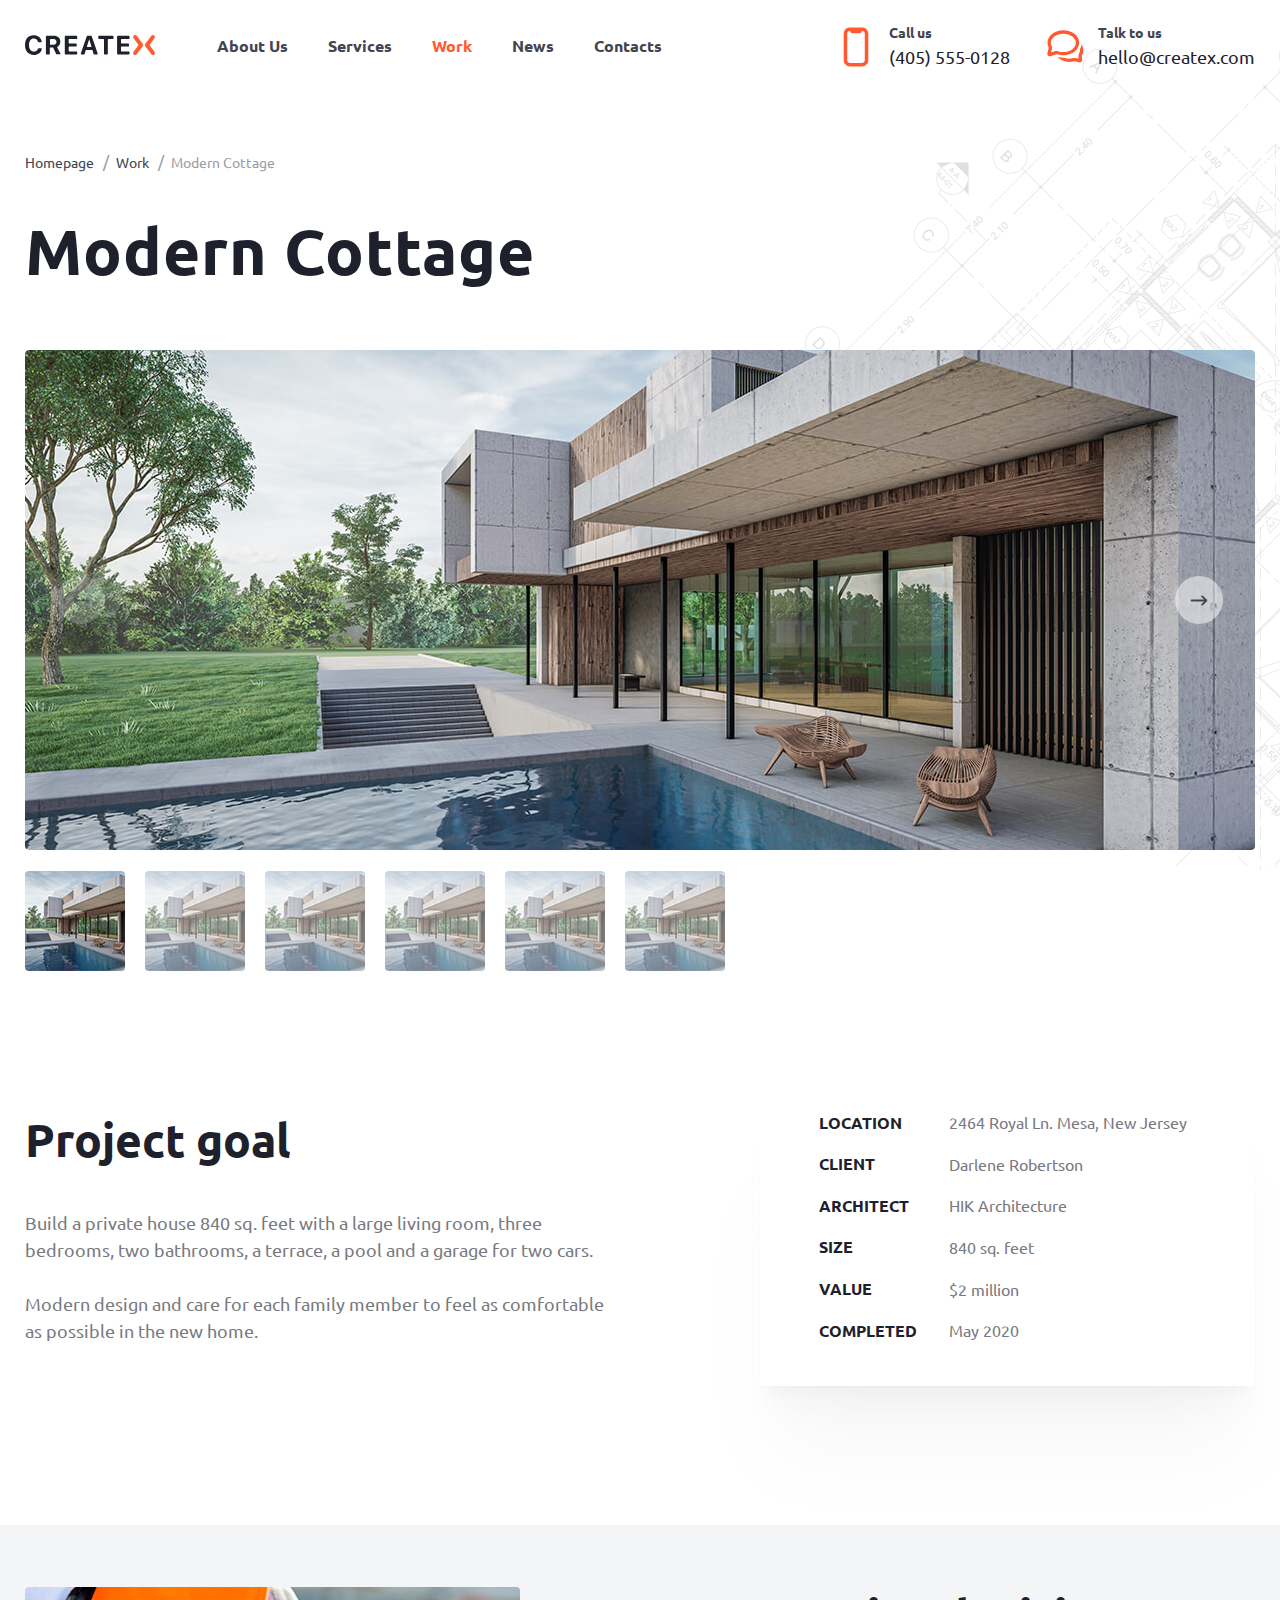
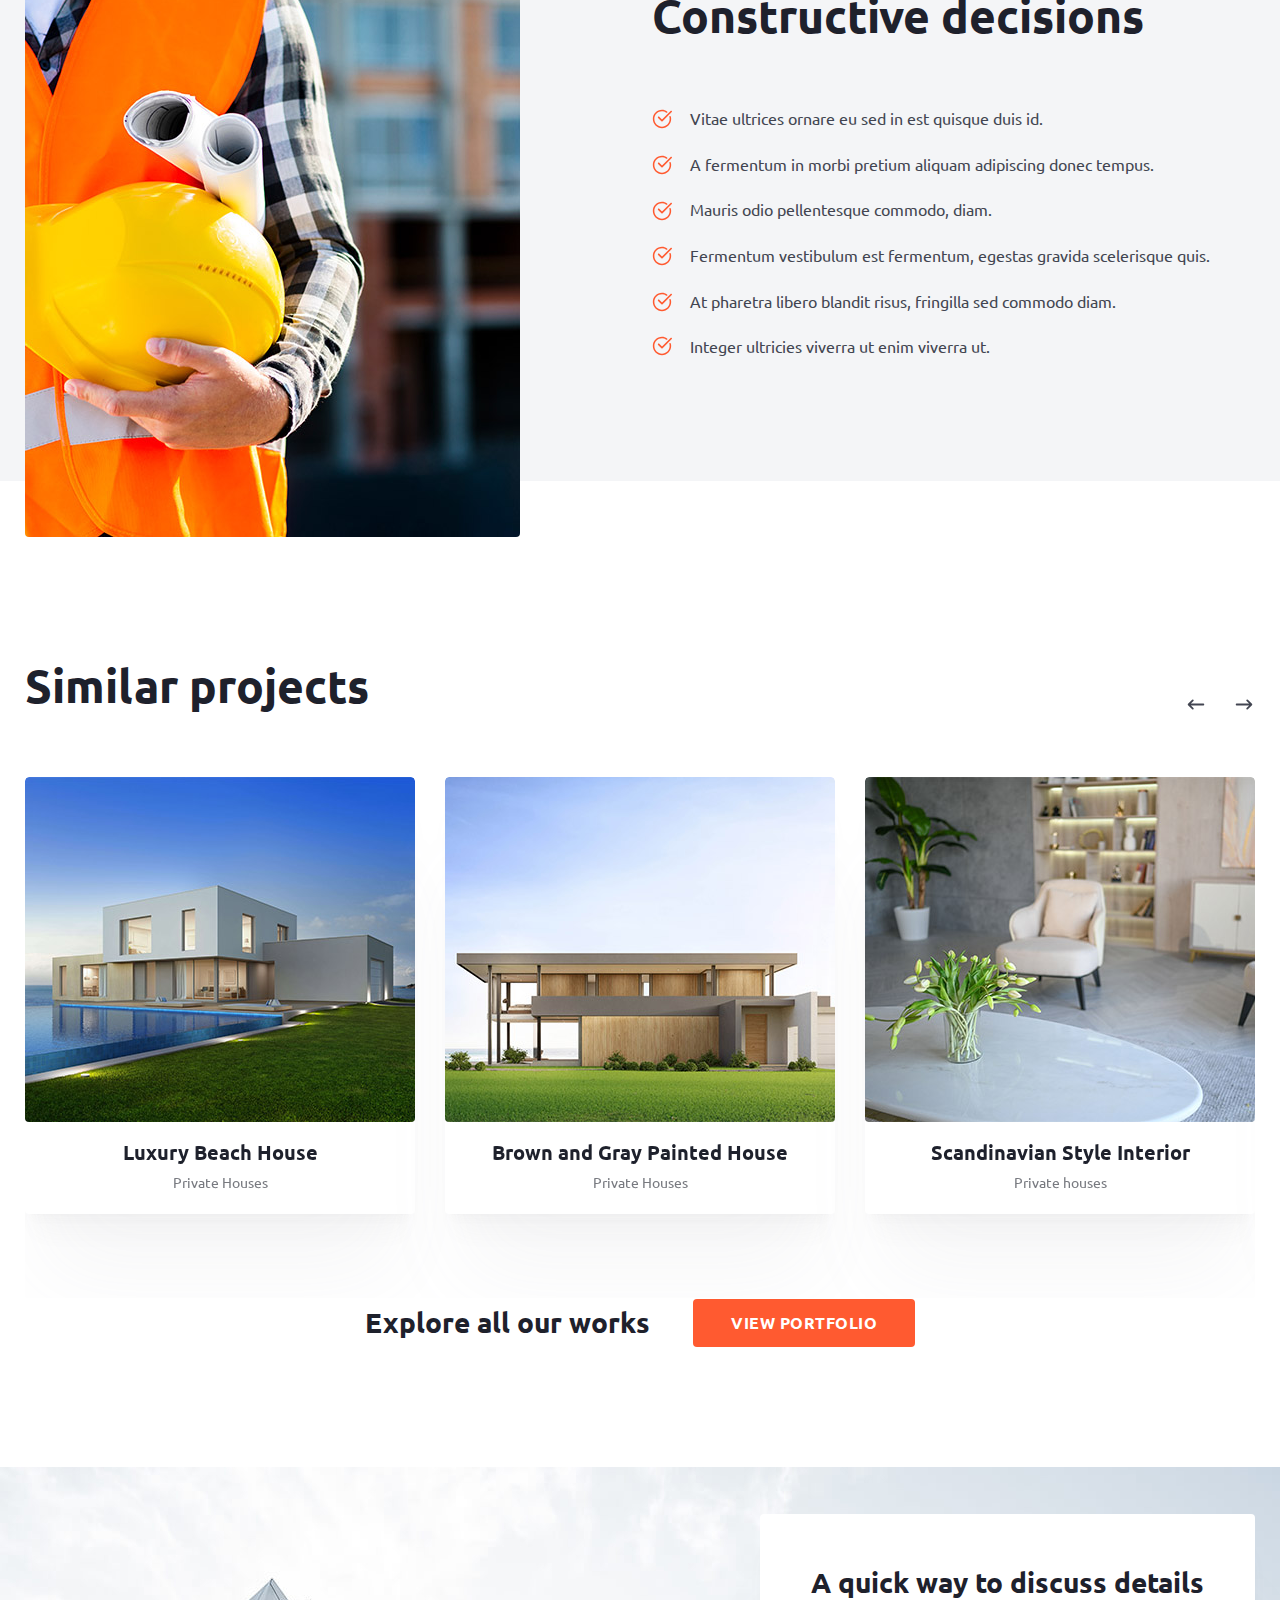
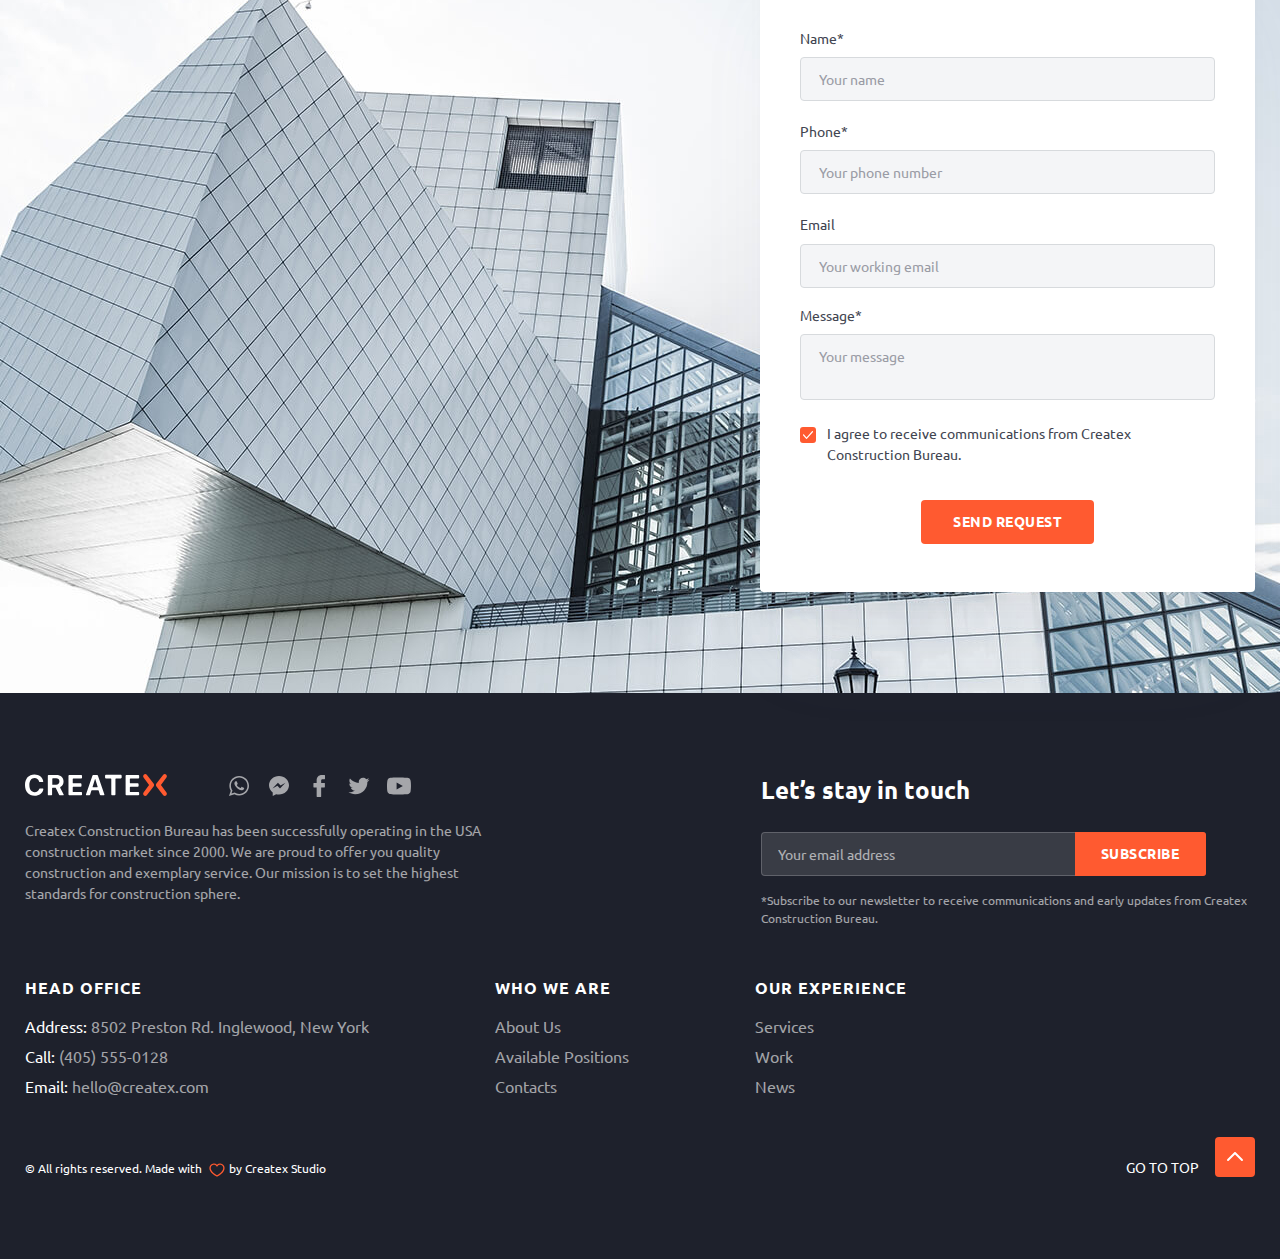
<file: work-inner.html>
<!DOCTYPE html>
<html lang="en" class="page">
<head>
  <meta charset="UTF-8">
  <meta name="viewport" content="width=device-width, initial-scale=1.0">
  <link rel="shortcut icon" href="favicon.ico" type="image/x-icon">
  <meta http-equiv="X-UA-Compatible" content="ie=edge">
  <meta name="theme-color" content="#111111">
  <title>Createx</title>
  <link rel="preload" href="fonts/UbuntuRegular.woff2" as="font" type="font/woff2" crossorigin>
  <link rel="stylesheet" href="css/vendor.css">
  <link rel="stylesheet" href="css/main.css">
  <script defer src="js/main.js"></script>

</head>

<body class="page__body">
  <div class="wrapper">
    <header class="header header--work">
  <div class="container header__container">
    <a href="index.html" class="logo"><img src="img/logo.svg" alt="CreatexLogo"></a>

    <nav class="nav header__nav" title="" data-menu>
      <ul class="nav__list list-reset">
        <li class="nav__item"><a href="about.html" class="nav__link">About Us</a></li>
        <li class="nav__item"><a href="services.html" class="nav__link ">Services</a></li>
        <li class="nav__item"><a class="nav__link">Work</a></li>
        <li class="nav__item"><a href="news.html" class="nav__link">News</a></li>
        <li class="nav__item"><a href="contacts.html" class="nav__link">Contacts</a></li>
      </ul>
    </nav>

    <div class="header-contacts">
      <a href="tel:4055550128" class="header-contacts__link contacts-link contacts-link--call">
        <span class="contacts-link__caption">Call us</span>
        <span class="contacts-link__value">(405) 555-0128</span>
      </a>
      <a href="mailto:hello@createx.com" class="header-contacts__link contacts-link contacts-link--mail">
        <span class="contacts-link__caption">Talk to us</span>
        <span class="contacts-link__value">hello@createx.com</span>
      </a>
    </div>
  </div>
</header>

    <button class="burger" aria-label="Открыть меню" aria-expanded="false" data-burger>
  <span class="burger__line"></span>
</button>

    <main class="main">
      <section class="hero-work--inner offset-section">
  <div class="container">
    <ul class="list-reset breadcrumbs">
      <li class="breadcrumbs__item"><a href="../index.html" class="breadcrumbs__link">Homepage</a></li>
      <li class="breadcrumbs__item "><a href="work.html" class="breadcrumbs__link breadcrumbs__link">Work</a>
      <li class="breadcrumbs__item "><a class="breadcrumbs__link breadcrumbs__link">Modern Cottage</a>
      </li>
    </ul>
    <h1 class="hero-work--inner__title">Modern Cottage</h1>

    <div class="work-images">

      <div class="swiper work-slider">
        <button class="btn-reset slider-nav__btn work-slider__btn  slider-btn work-slider__prev">
          <svg>
            <use xlink:href="img/sprite.svg#prev-btn"></use>
          </svg>
        </button>
        <button class="btn-reset slider-nav__btn work-slider__btn  slider-btn work-slider__next">
          <svg>
            <use xlink:href="img/sprite.svg#next-btn"></use>
          </svg>
        </button>

        <div class="swiper-wrapper">
          <div class="swiper-slide work-slider__slide">
            <img src="img/page-work/work-slider_01.svg" alt="">
          </div>
          <div class="swiper-slide work-slider__slide">
            <img src="img/page-work/work-slider_01.svg" alt="">
          </div>
          <div class="swiper-slide work-slider__slide">
            <img src="img/page-work/work-slider_01.svg" alt="">
          </div>
          <div class="swiper-slide work-slider__slide">
            <img src="img/page-work/work-slider_01.svg" alt="">
          </div>
          <div class="swiper-slide work-slider__slide">
            <img src="img/page-work/work-slider_01.svg" alt="">
          </div>
          <div class="swiper-slide work-slider__slide">
            <img src="img/page-work/work-slider_01.svg" alt="">
          </div>
        </div>

      </div>

      <div thumbsSlider="" class="swiper work-slider-2">
        <div class="swiper-wrapper">
          <div class="swiper-slide work-slider__slide">
            <img src="img/page-work/work-slider-nav_01.svg" alt="">
          </div>
          <div class="swiper-slide work-slider__slide">
            <img src="img/page-work/work-slider-nav_01.svg" alt="">
          </div>
          <div class="swiper-slide work-slider__slide">
            <img src="img/page-work/work-slider-nav_01.svg" alt="">
          </div>
          <div class="swiper-slide work-slider__slide">
            <img src="img/page-work/work-slider-nav_01.svg" alt="">
          </div>
          <div class="swiper-slide work-slider__slide">
            <img src="img/page-work/work-slider-nav_01.svg" alt="">
          </div>
          <div class="swiper-slide work-slider__slide">
            <img src="img/page-work/work-slider-nav_01.svg" alt="">
          </div>

        </div>

      </div>

    </div>

  </div>

</section>

      <section class="projectgoal">
  <div class="container projectgoal__container">
    <div class="projectgoal__item">
      <h2 class="title projectgoal__title">Project goal</h2>
      <div class="projectgoal__descr descr descr--big">
        <p>Build a private house 840 sq. feet with a large living room, three bedrooms, two bathrooms, a terrace, a pool
          and a garage for two cars.
        </p>
        <p>
          Modern design and care for each family member to feel as comfortable as possible in the new home.
        </p>
      </div>
    </div>

    <div class="projectgoal__item">

      <ul class="list-reset projectgoal__list projectgoal__list--right">
        <li class="projectgoal__list-item">
          <div class="projectgoal__list-category">Location</div>
          <address class="projectgoal__list-value">2464 Royal Ln. Mesa, New Jersey</address>
        </li>
        <li class="projectgoal__list-item">
          <div class="projectgoal__list-category">Client</div>
          <div class="projectgoal__list-value">Darlene Robertson</div>
        </li>
        <li class="projectgoal__list-item">
          <div class="projectgoal__list-category">Architect</div>
          <div class="projectgoal__list-value">HIK Architecture</div>
        </li>
        <li class="projectgoal__list-item">
          <div class="projectgoal__list-category">Size</div>
          <div class="projectgoal__list-value">840 sq. feet</div>
        </li>
        <li class="projectgoal__list-item">
          <div class="projectgoal__list-category">Value</div>
          <div class="projectgoal__list-value">$2 million</div>
        </li>
        <li class="projectgoal__list-item">
          <div class="projectgoal__list-category">Completed</div>
          <date class="projectgoal__list-value" datetime="2020-05">May 2020</date>
        </li>
      </ul>
    </div>

  </div>
</section>

      <section class="decisions">
  <div class="container decisions__container">
    <div class="decisions__img">
      <img src="img/page-work/decisions_01.svg" alt="worker with helmet in hand">
    </div>

    <div class="decisions__content">
      <h2 class="decisions__title title">Constructive decisions</h2>
      <ul class="decisions__list list-reset">
        <li class="decisions__item">Vitae ultrices ornare eu sed in est quisque duis id.</li>
        <li class="decisions__item">A fermentum in morbi pretium aliquam adipiscing donec tempus.</li>
        <li class="decisions__item">Mauris odio pellentesque commodo, diam.</li>
        <li class="decisions__item">Fermentum vestibulum est fermentum, egestas gravida scelerisque quis.</li>
        <li class="decisions__item">At pharetra libero blandit risus, fringilla sed commodo diam.</li>
        <li class="decisions__item">Integer ultricies viverra ut enim viverra ut.</li>
      </ul>
    </div>
  </div>
</section>

      <section class="portfolio-section portfolio-section--work section-offset">
  <div class="container">
    <div class="portfolio-section__top">
      <h2 class="portfolio-section__title title">Similar projects</h2>
      <div class="slider-nav">
        <button class="btn-reset slider-nav__btn  slider-btn portfolio-section__prev">
          <svg>
            <use xlink:href="img/sprite.svg#prev-btn"></use>
          </svg>
        </button>
        <button class="btn-reset slider-nav__btn  slider-btn portfolio-section__next">
          <svg>
            <use xlink:href="img/sprite.svg#next-btn"></use>
          </svg>
        </button>
      </div>
    </div>

    <div class="swiper portfolio-section__slider">
      <div class="swiper-wrapper">
        <div class="swiper-slide portfolio-section__slide">
          <img src="img/page-work/work-portfolio_01.svg" alt="Portfolio Cover" class="portfolio-section__slide-img">
          <h3 class="portfolio-section__slide-title subtitle">Luxury Beach House</h3>
          <p class="portfolio-section__slide-descr">Private Houses</p>
          <a href="#" class="portfolio-section__slide-btn btn-reset btn btn--stroke-light">View Project</a>
        </div>

        <div class="swiper-slide portfolio-section__slide">
          <img src="img/page-work/work-portfolio_02.svg" alt="Portfolio Cover" class="portfolio-section__slide-img">
          <h3 class="portfolio-section__slide-title subtitle">Brown and Gray Painted House</h3>
          <p class="portfolio-section__slide-descr">Private Houses</p>
          <a href="#" class="portfolio-section__slide-btn btn-reset btn btn--stroke-light">View Project</a>
        </div>

        <div class="swiper-slide portfolio-section__slide">
          <img src="img/page-work/work-portfolio_03.svg" alt="Portfolio Cover" class="portfolio-section__slide-img">
          <h3 class="portfolio-section__slide-title subtitle">Scandinavian Style Interior</h3>
          <p class="portfolio-section__slide-descr">Private houses</p>
          <a href="#" class="portfolio-section__slide-btn btn-reset btn btn--stroke-light">View Project</a>
        </div>

        <div class="swiper-slide portfolio-section__slide">
          <img src="img/page-work/work-portfolio_01.svg" alt="Portfolio Cover" class="portfolio-section__slide-img">
          <h3 class="portfolio-section__slide-title subtitle">Luxury Beach House</h3>
          <p class="portfolio-section__slide-descr">Private Houses</p>
          <a href="#" class="portfolio-section__slide-btn btn-reset btn btn--stroke-light">View Project</a>
        </div>

        <div class="swiper-slide portfolio-section__slide">
          <img src="img/page-work/work-portfolio_02.svg" alt="Portfolio Cover" class="portfolio-section__slide-img">
          <h3 class="portfolio-section__slide-title subtitle">Brown and Gray Painted House</h3>
          <p class="portfolio-section__slide-descr">Private Houses</p>
          <a href="#" class="portfolio-section__slide-btn btn-reset btn btn--stroke-light">View Project</a>
        </div>

        <div class="swiper-slide portfolio-section__slide">
          <img src="img/page-work/work-portfolio_03.svg" alt="Portfolio Cover" class="portfolio-section__slide-img">
          <h3 class="portfolio-section__slide-title subtitle">Scandinavian Style Interior</h3>
          <p class="portfolio-section__slide-descr">Private houses</p>
          <a href="#" class="portfolio-section__slide-btn btn-reset btn btn--stroke-light">View Project</a>
        </div>
      </div>
    </div>

    <div class="portfolio-section__bot">
      <h2 class="portfolio-section__subtitle services-section__subtitle subtitle subtitle--big">Explore all our works
      </h2>
      <a href="work.html" class="services-section__btn reset-btn btn btn--fill">View portfolio</a>
    </div>

  </div>
</section>

      <section class="form-request">
  <div class="container form-request__container">

    <form action="#" id="form-2" class="form form-request__form">
      <h2 class="form-request__title subtitle subtitle--center subtitle--big ">A quick way to discuss details
      </h2>

      <div class="form__content form-request__content">
        <label class=" form-request__label">
          <span class="form__label-caption form-request__label-caption">Name*</span>
          <input type="text" name="Name" class="input-reset  form-request__input input-name" placeholder="Your name">
        </label>
        <label class=" form-request__label">
          <span class="form__label-caption form-request__label-caption">Phone*</span>
          <input type="tel" name="Phone" class="input-reset  form-request__input input-tel"
            placeholder="Your phone number">
        </label>
        <label class=" form-request__label">
          <span class="form__label-caption form-request__label-caption">Email</span>
          <input type="email" name="Email" class="input-reset  form-request__input input-email"
            placeholder="Your working email">
        </label>
        <label class="form-request__label form-request__label--big">
          <span class="form__label-caption form-request__label-caption">Message*</span>
          <textarea name="Message" class="input-reset form-request__input form-request__input--big input-message"
            placeholder="Your message"></textarea>
        </label>
        <label class="custom-checkbox form-request__label">
          <input type="checkbox" name="checkbox" class="input-reset custom-checkbox__input " checked>
          <span class="custom-checkbox__content" tabindex="0">I agree to receive communications from Createx
            Construction
            Bureau.</span>
        </label>
        <button class="btn-reset form__btn form-request__btn btn btn--fill" type="submit">send request</button>
      </div>

    </form>
  </div>
</section>

    </main>

    <footer class="footer">
  <div class="container">
    <div class="footer__top">
      <div class="footer__top-social">

        <div class="footer__social-box">
          <a target="_blank" aria-label="Link logo" class="footer__social-logo" href="index.html"><img
              src="img/footer-logo.svg" alt=""></a>
          <a target="_blank" aria-label="whatsapp" class="footer__social-icon" href="https://www.whatsapp.com/"> <img
              src="img/social/whatsapp.svg" alt="whatsapp"></a>
          <a target="_blank" aria-label="messanger" class="footer__social-icon" href="https://www.messenger.com/"><img
              src="img/social/messanger.svg" alt="messanger"></a>
          <a target="_blank" aria-label="facebook" class="footer__social-icon" href="https://www.facebook.com/"><img
              src="img/social/facebook.svg" alt="facebook"></a>
          <a target="_blank" aria-label="twitter" class="footer__social-icon" href="https://www.twitter.com/"><img
              src="img/social/twitter.svg" alt="twitter"></a>
          <a target="_blank" aria-label="youtube" class="footer__social-icon" href="https://www.youtube.com/"> <img
              src="img/social/youtube.svg" alt="youtube"></a>
        </div>
        <div class="footer__top-descr">
          Createx Construction Bureau has been successfully operating in the USA construction market since 2000. We are
          proud to offer you quality construction and exemplary service. Our mission is to set the highest standards for
          construction sphere.
        </div>
      </div>

      <div class="footer__top-subscribe">
        <h3 class="footer__top-title">Let’s stay in touch</h3>
        <form action="#" class="footer-form">
          <div class="footer-form__box">
            <input type="email" name="email" class="input-reset footer-form__input" placeholder="Your email address ">
            <button class="footer-form__btn btn-reset btn btn--fill">subscribe</button>
          </div>
        </form>
        <div class="footer__top-text">
          *Subscribe to our newsletter to receive communications and early updates from Createx Construction Bureau.
        </div>
      </div>
    </div>

    <div class="footer__bot">
      <address class="footer-address">
        <ul class="footer__list list-reset">
          <li class="footer__item footer__item-descr" aria-label="list title">Head office</li>
          <li class="footer__item"><a href="#" class="footer__link"><span class="footer__link--accent">Address:</span>
              8502 Preston Rd. Inglewood, New York</a></li>
          <li class="footer__item"><a href="tel:4055550128" class="footer__link"><span
                class="footer__link--accent">Call:</span>
              (405) 555-0128</a></li>
          <li class="footer__item"><a href="mailto:hello@createx.com" class="footer__link"><span
                class="footer__link--accent">Email:</span>
              hello@createx.com</a></li>
        </ul>
      </address>
      <nav class="footer-nav" title="Secondary navigation">
        <ul class="footer__list list-reset">
          <li class="footer__item footer__item-descr" aria-label="list title">Who we are</li>
          <li class="footer__item"><a href="about.html" class="footer__link">About Us</a></li>
          <li class="footer__item"><a href="positions.html" class="footer__link">Available Positions</a></li>
          <li class="footer__item"><a href="contacts.html" class="footer__link">Contacts</a></li>
        </ul>

        <ul class="footer__list list-reset">
          <li class="footer__item footer__item-descr" aria-label="list title">Our experience</li>
          <li class="footer__item"><a href="services.html" class="footer__link">Services</a></li>
          <li class="footer__item"><a href="work.html" class="footer__link">Work</a></li>
          <li class="footer__item"><a href="news.html" class="footer__link">News</a></li>
        </ul>
      </nav>

    </div>

    <div class="footer__copyright">
      <div class="footer__copyright-descr">
        © All rights reserved. Made with <span> by</span> Createx Studio
      </div>
      <button class="btn-reset footer__copyright-btn">go to top </button>
    </div>
  </div>
</footer>

  </div>

</body>

</html>
</file>
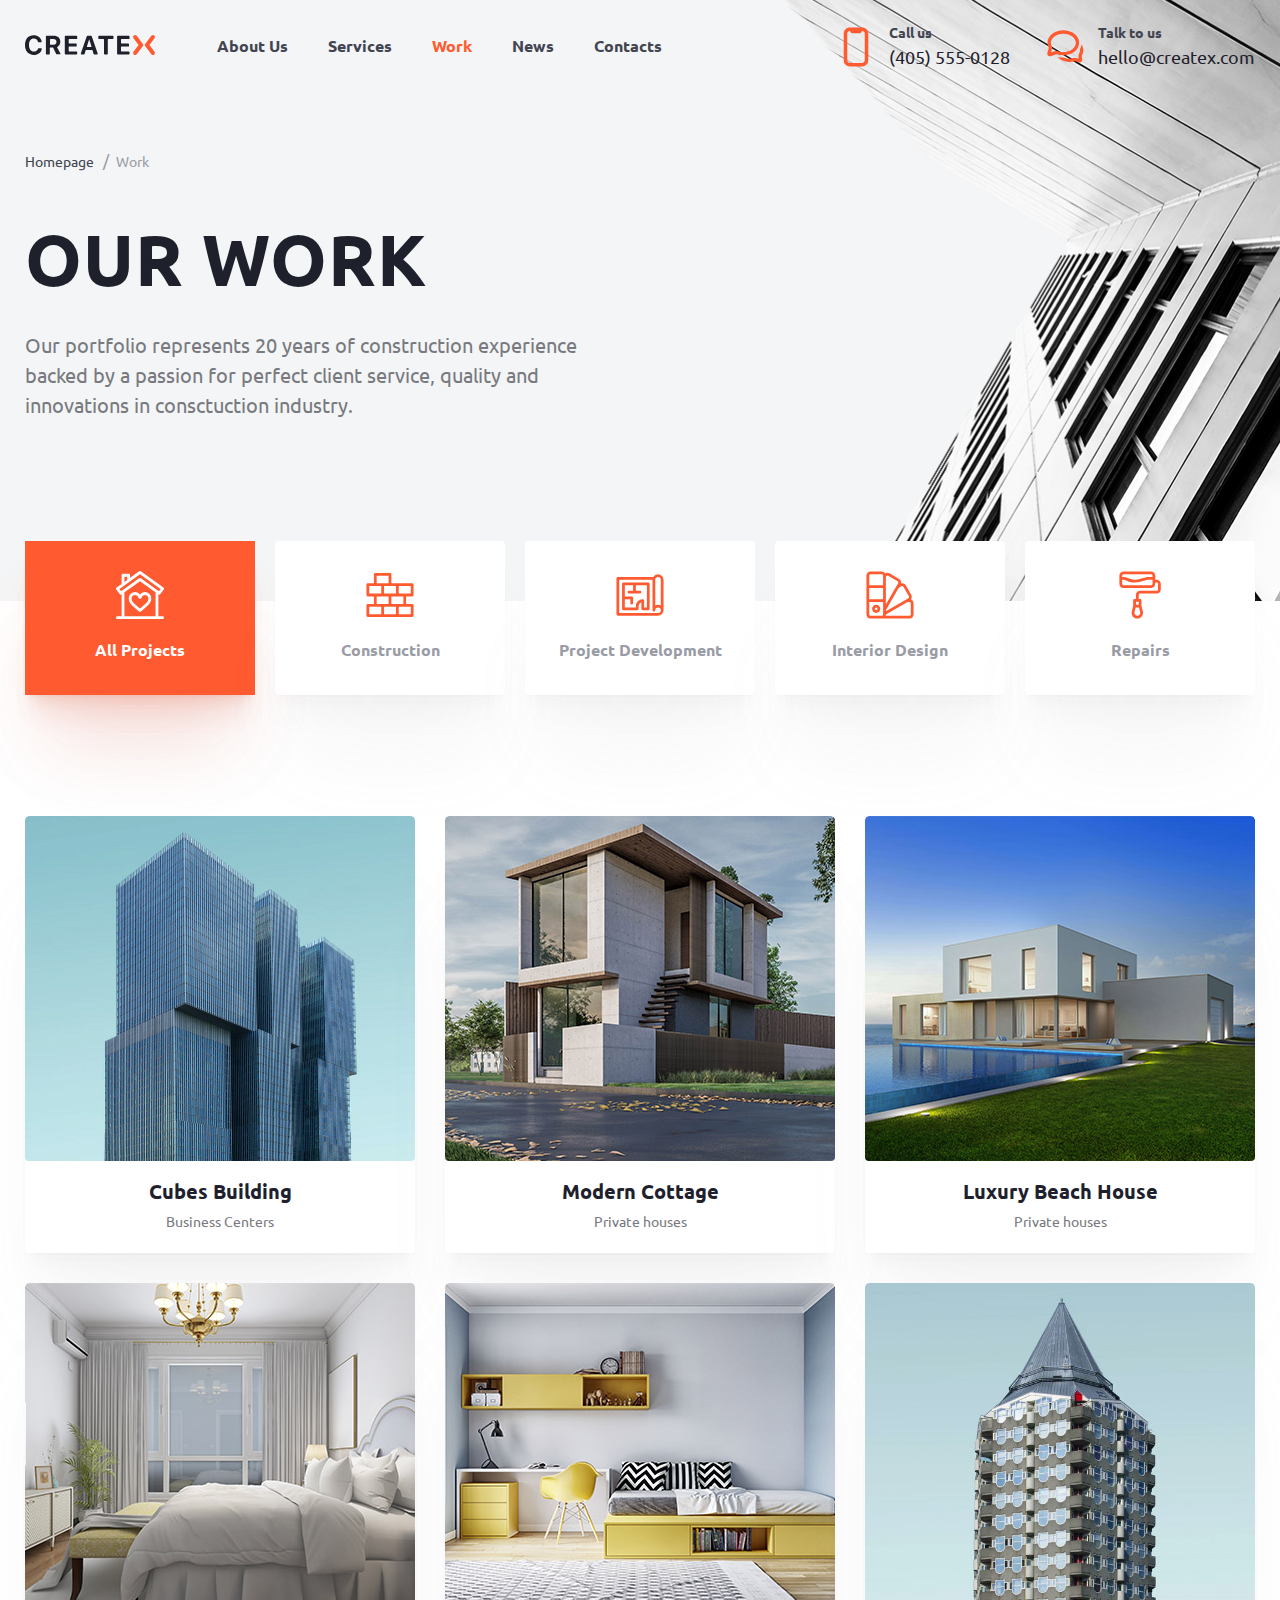
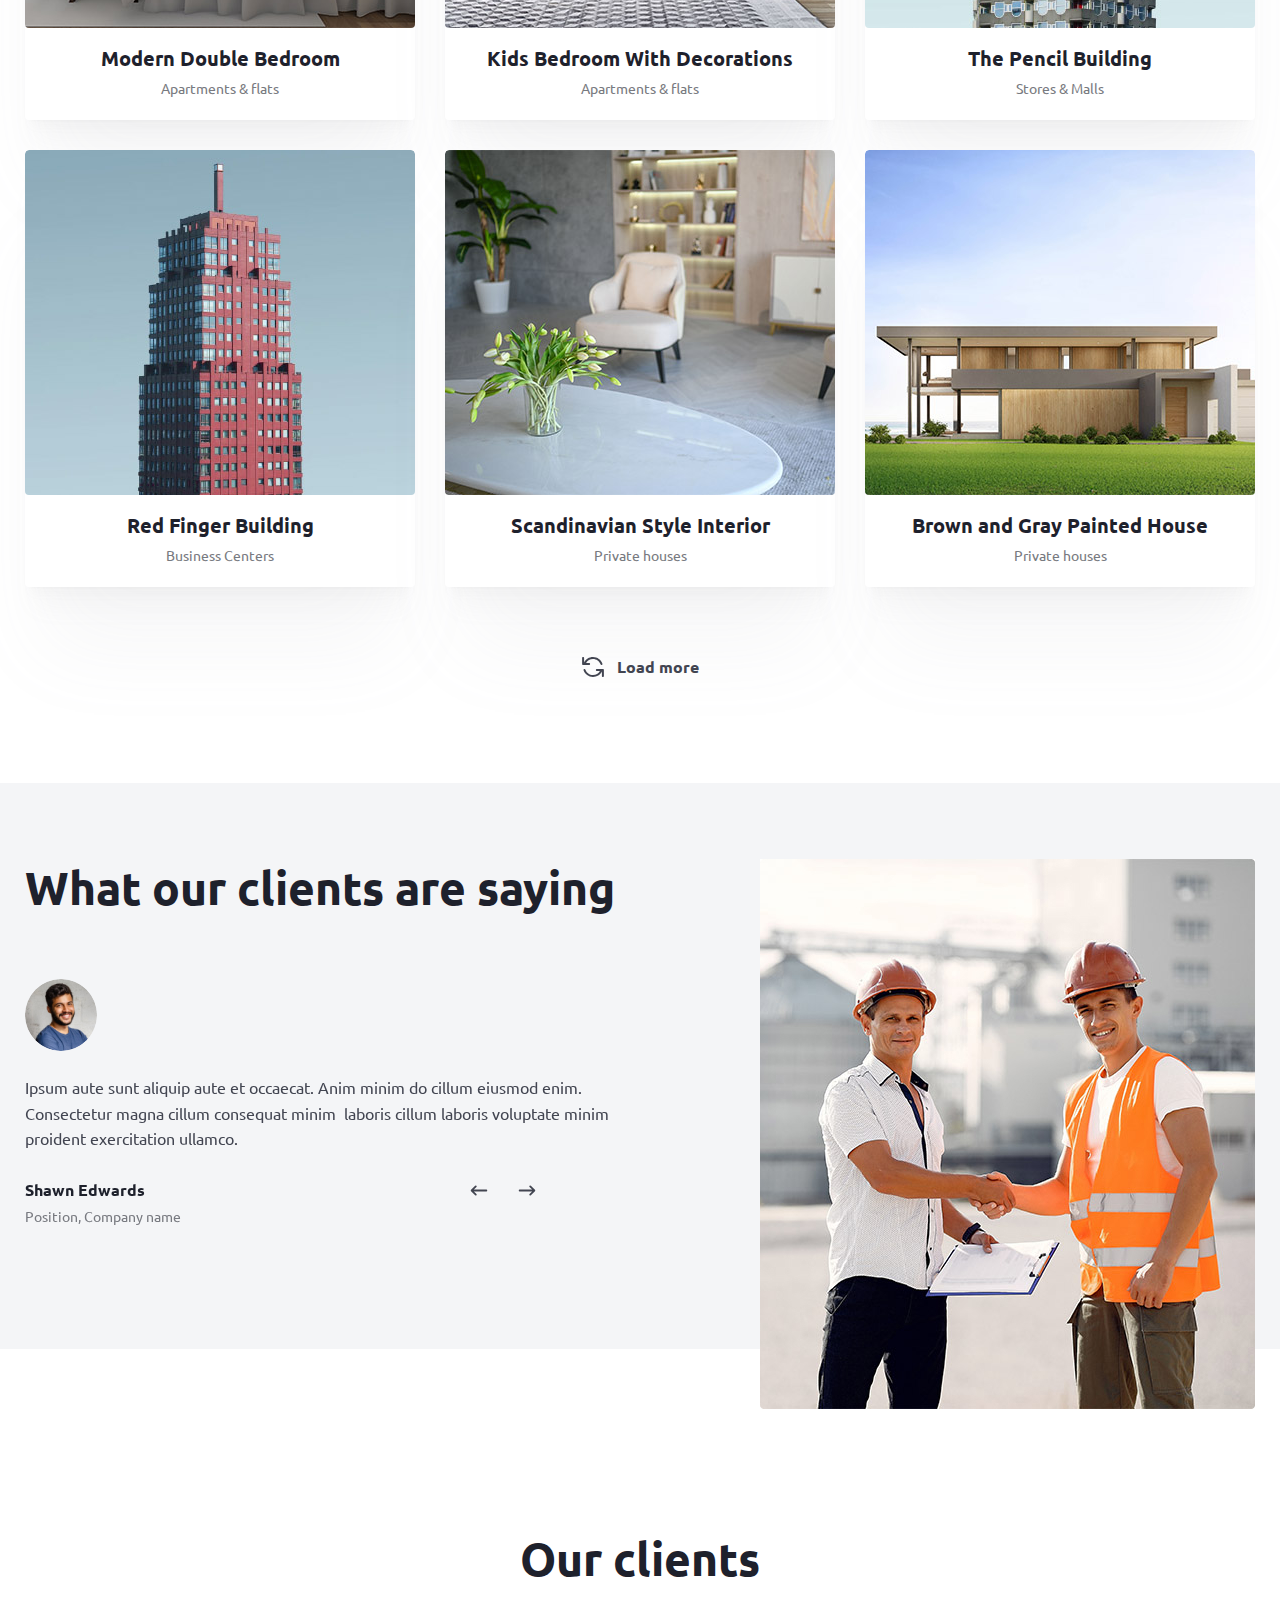
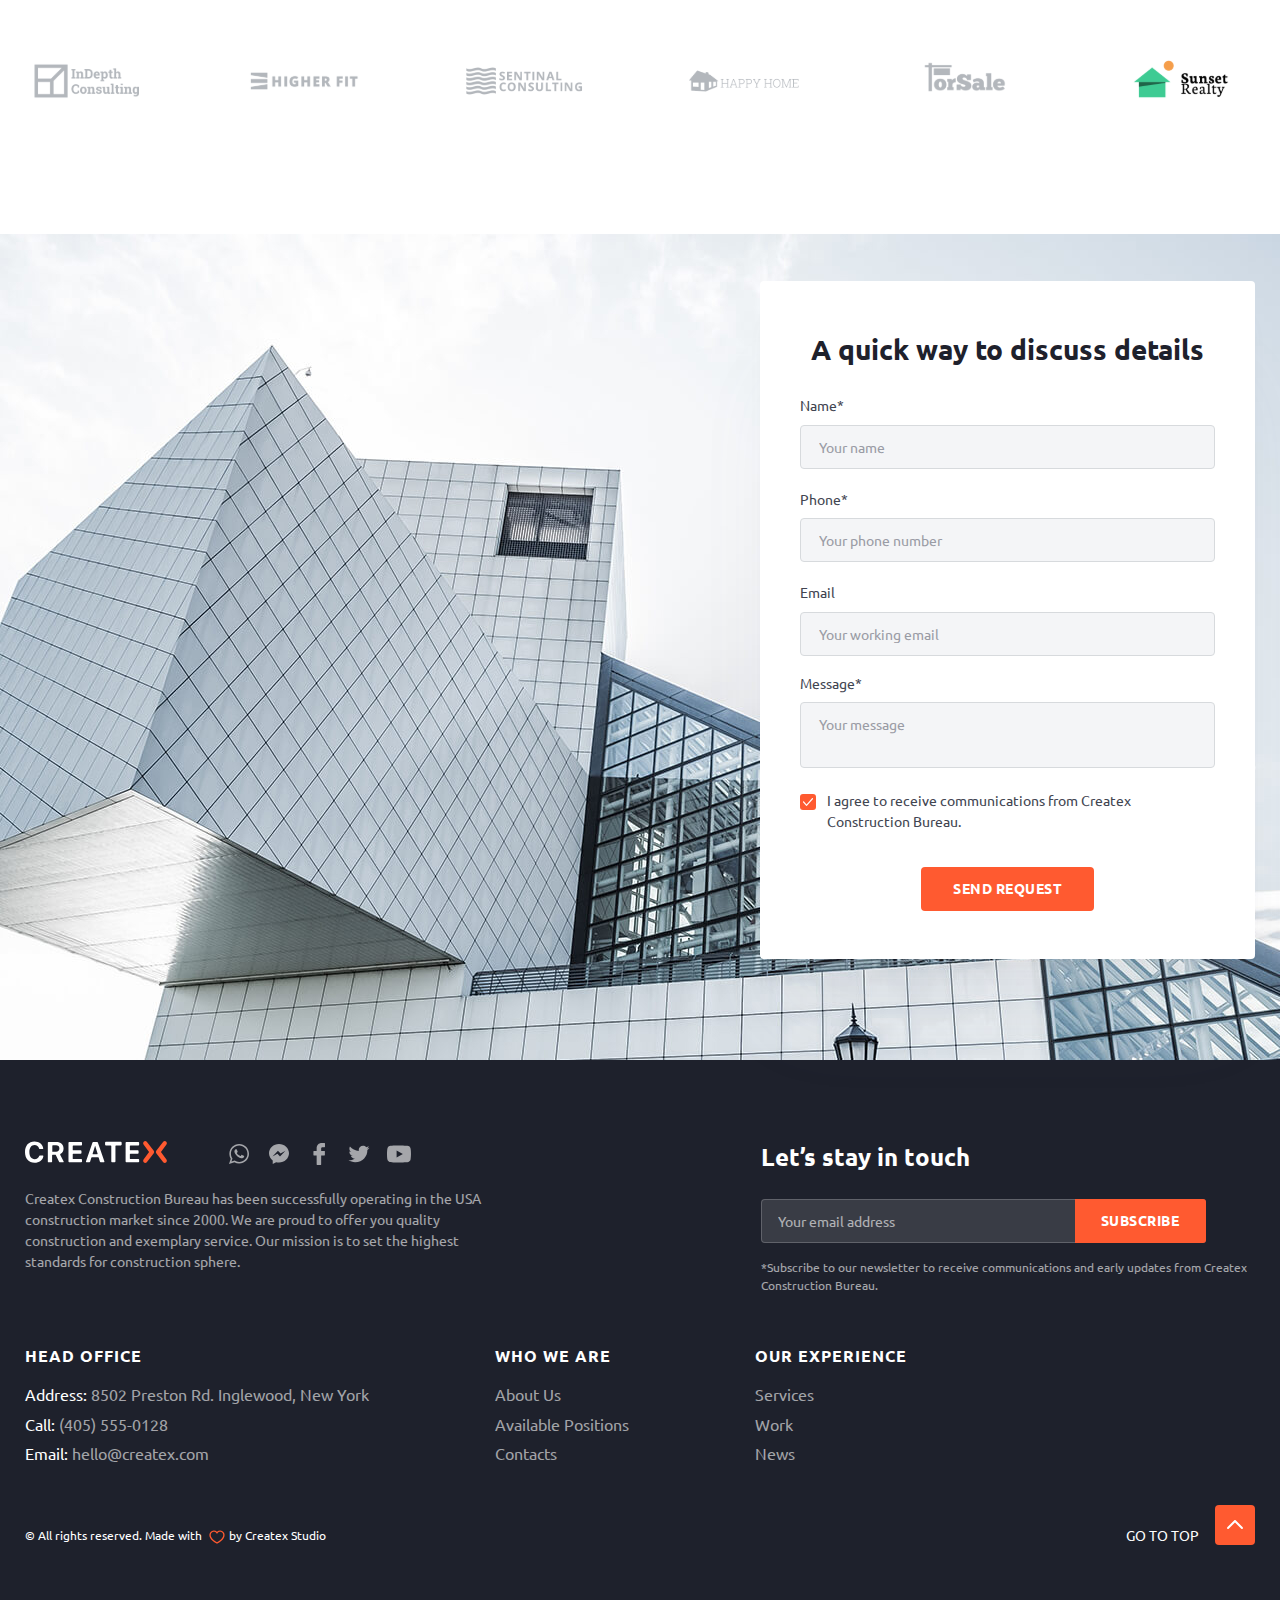
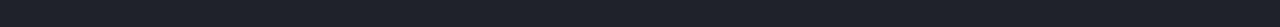
<file: work.html>
<!DOCTYPE html>
<html lang="en" class="page">
<head>
  <meta charset="UTF-8">
  <meta name="viewport" content="width=device-width, initial-scale=1.0">
  <link rel="shortcut icon" href="favicon.ico" type="image/x-icon">
  <meta http-equiv="X-UA-Compatible" content="ie=edge">
  <meta name="theme-color" content="#111111">
  <title>Createx</title>
  <link rel="preload" href="fonts/UbuntuRegular.woff2" as="font" type="font/woff2" crossorigin>
  <link rel="stylesheet" href="css/vendor.css">
  <link rel="stylesheet" href="css/main.css">
  <script defer src="js/main.js"></script>

</head>

<body class="page__body">
  <div class="wrapper">
    <header class="header header--work">
  <div class="container header__container">
    <a href="index.html" class="logo"><img src="img/logo.svg" alt="CreatexLogo"></a>

    <nav class="nav header__nav" title="" data-menu>
      <ul class="nav__list list-reset">
        <li class="nav__item"><a href="about.html" class="nav__link">About Us</a></li>
        <li class="nav__item"><a href="services.html" class="nav__link ">Services</a></li>
        <li class="nav__item"><a class="nav__link">Work</a></li>
        <li class="nav__item"><a href="news.html" class="nav__link">News</a></li>
        <li class="nav__item"><a href="contacts.html" class="nav__link">Contacts</a></li>
      </ul>
    </nav>

    <div class="header-contacts">
      <a href="tel:4055550128" class="header-contacts__link contacts-link contacts-link--call">
        <span class="contacts-link__caption">Call us</span>
        <span class="contacts-link__value">(405) 555-0128</span>
      </a>
      <a href="mailto:hello@createx.com" class="header-contacts__link contacts-link contacts-link--mail">
        <span class="contacts-link__caption">Talk to us</span>
        <span class="contacts-link__value">hello@createx.com</span>
      </a>
    </div>
  </div>
</header>

    <button class="burger" aria-label="Открыть меню" aria-expanded="false" data-burger>
  <span class="burger__line"></span>
</button>

    <main class="main">
      <section class="hero-work offset-section">
  <div class="container">
    <ul class="list-reset breadcrumbs">
      <li class="breadcrumbs__item"><a href="../index.html" class="breadcrumbs__link">Homepage</a></li>
      <li class="breadcrumbs__item "><a class="breadcrumbs__link breadcrumbs__link">Work</a>
      </li>
    </ul>
    <div class="hero-services__box">
      <h1 class="hero-services__title main-title">Our work</h1>
      <p class="hero-services__descr main-descr">Our portfolio represents 20 years of construction experience backed by
        a passion for perfect client service, quality and innovations in consctuction industry.
      </p>
    </div>

  </div>

</section>

      <section class="services-block">
  <div class="container">
    <div class="services-block__tabs">

      <div class="services-block__item">
        <button class="services-block__btn btn-reset active" data-path="all">
          <svg class="services-block__img main-svg">
            <use xlink:href="img/sprite.svg#ic-house"></use>
          </svg>
          <div class="services-block__descr">All Projects</div>
        </button>
      </div>

      <div class="services-block__item">
        <button class="services-block__btn btn-reset" data-path="constr">
          <svg class="services-block__img main-svg">
            <use xlink:href="img/sprite.svg#services-section_01"></use>
          </svg>
          <div class="services-block__descr">Construction</div>
        </button>
      </div>

      <div class="services-block__item">
        <button class="services-block__btn btn-reset" data-path="dev">
          <svg class="services-block__img main-svg">
            <use xlink:href="img/sprite.svg#services-section_02"></use>
          </svg>
          <div class="services-block__descr">Project Development</div>
        </button>
      </div>

      <div class="services-block__item">
        <button class="services-block__btn btn-reset" data-path="design">
          <svg class="services-block__img main-svg">
            <use xlink:href="img/sprite.svg#services-section_03"></use>
          </svg>
          <div class="services-block__descr">Interior Design</div>
        </button>
      </div>

      <div class="services-block__item">
        <button class="services-block__btn btn-reset" data-path="repair">
          <svg class="services-block__img main-svg">
            <use xlink:href="img/sprite.svg#services-section_04"></use>
          </svg>
          <div class="services-block__descr">Repairs</div>
        </button>
      </div>

    </div>
  </div>
</section>

      <section class="work-content">
  <div class="container work-content__container">

    <div class="portfolio-section__slide work-content__item active" data-target="constr">
      <img src="img/page-work/work-content_01.svg" alt="Portfolio Cover" class="portfolio-section__slide-img">
      <h3 class="portfolio-section__slide-title subtitle">Cubes Building</h3>
      <p class="portfolio-section__slide-descr">Business Centers</p>
      <a href="#" class="portfolio-section__slide-btn btn-reset btn btn--stroke-light">View Project</a>
    </div>

    <div class="portfolio-section__slide work-content__item active" data-target="constr">
      <img src="img/page-work/work-content_02.svg" alt="Portfolio Cover" class="portfolio-section__slide-img">
      <h3 class="portfolio-section__slide-title subtitle">Modern Cottage</h3>
      <p class="portfolio-section__slide-descr">Private houses</p>
      <a href="work-inner.html" class="portfolio-section__slide-btn btn-reset btn btn--stroke-light">View Project</a>
    </div>

    <div class="portfolio-section__slide work-content__item active" data-target="constr">
      <img src="img/page-work/work-content_03.svg" alt="Portfolio Cover" class="portfolio-section__slide-img">
      <h3 class="portfolio-section__slide-title subtitle">Luxury Beach House</h3>
      <p class="portfolio-section__slide-descr">Private houses</p>
      <a href="#" class="portfolio-section__slide-btn btn-reset btn btn--stroke-light">View Project</a>
    </div>

    <div class="portfolio-section__slide work-content__item active" data-target="design">
      <img src="img/page-work/work-content_04.svg" alt="Portfolio Cover" class="portfolio-section__slide-img">
      <h3 class="portfolio-section__slide-title subtitle">Modern Double Bedroom</h3>
      <p class="portfolio-section__slide-descr">Apartments & flats</p>
      <a href="#" class="portfolio-section__slide-btn btn-reset btn btn--stroke-light">View Project</a>
    </div>

    <div class="portfolio-section__slide work-content__item active" data-target="design">
      <img src="img/page-work/work-content_05.svg" alt="Portfolio Cover" class="portfolio-section__slide-img">
      <h3 class="portfolio-section__slide-title subtitle">Kids Bedroom With Decorations</h3>
      <p class="portfolio-section__slide-descr">Apartments & flats</p>
      <a href="#" class="portfolio-section__slide-btn btn-reset btn btn--stroke-light">View Project</a>
    </div>

    <div class="portfolio-section__slide work-content__item active" data-target="dev">
      <img src="img/page-work/work-content_06.svg" alt="Portfolio Cover" class="portfolio-section__slide-img">
      <h3 class="portfolio-section__slide-title subtitle">The Pencil Building</h3>
      <p class="portfolio-section__slide-descr">Stores & Malls</p>
      <a href="#" class="portfolio-section__slide-btn btn-reset btn btn--stroke-light">View Project</a>
    </div>

    <div class="portfolio-section__slide work-content__item active" data-target="dev">
      <img src="img/page-work/work-content_07.svg" alt="Portfolio Cover" class="portfolio-section__slide-img">
      <h3 class="portfolio-section__slide-title subtitle">Red Finger Building</h3>
      <p class="portfolio-section__slide-descr">Business Centers</p>
      <a href="#" class="portfolio-section__slide-btn btn-reset btn btn--stroke-light">View Project</a>
    </div>

    <div class="portfolio-section__slide work-content__item active" data-target="repair">
      <img src="img/page-work/work-content_08.svg" alt="Portfolio Cover" class="portfolio-section__slide-img">
      <h3 class="portfolio-section__slide-title subtitle">Scandinavian Style Interior</h3>
      <p class="portfolio-section__slide-descr">Private houses</p>
      <a href="#" class="portfolio-section__slide-btn btn-reset btn btn--stroke-light">View Project</a>
    </div>

    <div class="portfolio-section__slide work-content__item active" data-target="repair">
      <img src="img/page-work/work-content_09.svg" alt="Portfolio Cover" class="portfolio-section__slide-img">
      <h3 class="portfolio-section__slide-title subtitle">Brown and Gray Painted House</h3>
      <p class="portfolio-section__slide-descr">Private houses</p>
      <a href="#" class="portfolio-section__slide-btn btn-reset btn btn--stroke-light">View Project</a>
    </div>

    <div class="portfolio-section__slide work-content__item active" data-target="dev">
      <img src="img/page-work/work-content_07.svg" alt="Portfolio Cover" class="portfolio-section__slide-img">
      <h3 class="portfolio-section__slide-title subtitle">Red Finger Building</h3>
      <p class="portfolio-section__slide-descr">Business Centers</p>
      <a href="#" class="portfolio-section__slide-btn btn-reset btn btn--stroke-light">View Project</a>
    </div>

    <div class="portfolio-section__slide work-content__item active" data-target="repair">
      <img src="img/page-work/work-content_08.svg" alt="Portfolio Cover" class="portfolio-section__slide-img">
      <h3 class="portfolio-section__slide-title subtitle">Scandinavian Style Interior</h3>
      <p class="portfolio-section__slide-descr">Private houses</p>
      <a href="#" class="portfolio-section__slide-btn btn-reset btn btn--stroke-light">View Project</a>
    </div>

    <div class="portfolio-section__slide work-content__item active" data-target="repair">
      <img src="img/page-work/work-content_09.svg" alt="Portfolio Cover" class="portfolio-section__slide-img">
      <h3 class="portfolio-section__slide-title subtitle">Brown and Gray Painted House</h3>
      <p class="portfolio-section__slide-descr">Private houses</p>
      <a href="#" class="portfolio-section__slide-btn btn-reset btn btn--stroke-light">View Project</a>
    </div>

    <div class="portfolio-section__slide work-content__item active" data-target="design">
      <img src="img/page-work/work-content_04.svg" alt="Portfolio Cover" class="portfolio-section__slide-img">
      <h3 class="portfolio-section__slide-title subtitle">Modern Double Bedroom</h3>
      <p class="portfolio-section__slide-descr">Apartments & flats</p>
      <a href="#" class="portfolio-section__slide-btn btn-reset btn btn--stroke-light">View Project</a>
    </div>

    <div class="portfolio-section__slide work-content__item active" data-target="design">
      <img src="img/page-work/work-content_05.svg" alt="Portfolio Cover" class="portfolio-section__slide-img">
      <h3 class="portfolio-section__slide-title subtitle">Kids Bedroom With Decorations</h3>
      <p class="portfolio-section__slide-descr">Apartments & flats</p>
      <a href="#" class="portfolio-section__slide-btn btn-reset btn btn--stroke-light">View Project</a>
    </div>

    <div class="portfolio-section__slide work-content__item active" data-target="constr">
      <img src="img/page-work/work-content_01.svg" alt="Portfolio Cover" class="portfolio-section__slide-img">
      <h3 class="portfolio-section__slide-title subtitle">Cubes Building</h3>
      <p class="portfolio-section__slide-descr">Business Centers</p>
      <a href="#" class="portfolio-section__slide-btn btn-reset btn btn--stroke-light">View Project</a>
    </div>

    <div class="portfolio-section__slide work-content__item active" data-target="constr">
      <img src="img/page-work/work-content_02.svg" alt="Portfolio Cover" class="portfolio-section__slide-img">
      <h3 class="portfolio-section__slide-title subtitle">Modern Cottage</h3>
      <p class="portfolio-section__slide-descr">Private houses</p>
      <a href="#" class="portfolio-section__slide-btn btn-reset btn btn--stroke-light">View Project</a>
    </div>

    <div class="portfolio-section__slide work-content__item active" data-target="constr">
      <img src="img/page-work/work-content_03.svg" alt="Portfolio Cover" class="portfolio-section__slide-img">
      <h3 class="portfolio-section__slide-title subtitle">Luxury Beach House</h3>
      <p class="portfolio-section__slide-descr">Private houses</p>
      <a href="#" class="portfolio-section__slide-btn btn-reset btn btn--stroke-light">View Project</a>
    </div>

    <div class="portfolio-section__slide work-content__item active" data-target="constr">
      <img src="img/page-work/work-content_01.svg" alt="Portfolio Cover" class="portfolio-section__slide-img">
      <h3 class="portfolio-section__slide-title subtitle">Cubes Building</h3>
      <p class="portfolio-section__slide-descr">Business Centers</p>
      <a href="#" class="portfolio-section__slide-btn btn-reset btn btn--stroke-light">View Project</a>
    </div>

    <div class="portfolio-section__slide work-content__item active" data-target="constr">
      <img src="img/page-work/work-content_02.svg" alt="Portfolio Cover" class="portfolio-section__slide-img">
      <h3 class="portfolio-section__slide-title subtitle">Modern Cottage</h3>
      <p class="portfolio-section__slide-descr">Private houses</p>
      <a href="#" class="portfolio-section__slide-btn btn-reset btn btn--stroke-light">View Project</a>
    </div>

    <div class="portfolio-section__slide work-content__item active" data-target="constr">
      <img src="img/page-work/work-content_03.svg" alt="Portfolio Cover" class="portfolio-section__slide-img">
      <h3 class="portfolio-section__slide-title subtitle">Luxury Beach House</h3>
      <p class="portfolio-section__slide-descr">Private houses</p>
      <a href="#" class="portfolio-section__slide-btn btn-reset btn btn--stroke-light">View Project</a>
    </div>

    <div class="portfolio-section__slide work-content__item active" data-target="constr">
      <img src="img/page-work/work-content_02.svg" alt="Portfolio Cover" class="portfolio-section__slide-img">
      <h3 class="portfolio-section__slide-title subtitle">Modern Cottage</h3>
      <p class="portfolio-section__slide-descr">Private houses</p>
      <a href="#" class="portfolio-section__slide-btn btn-reset btn btn--stroke-light">View Project</a>
    </div>

    <div class="portfolio-section__slide work-content__item active" data-target="constr">
      <img src="img/page-work/work-content_03.svg" alt="Portfolio Cover" class="portfolio-section__slide-img">
      <h3 class="portfolio-section__slide-title subtitle">Luxury Beach House</h3>
      <p class="portfolio-section__slide-descr">Private houses</p>
      <a href="#" class="portfolio-section__slide-btn btn-reset btn btn--stroke-light">View Project</a>
    </div>

  </div>
  <button class="load-more btn-reset"><span></span>Load more</button>
</section>

      <section class="testimonials">
  <div class="container testimonials__container">

    <div class="testimonials__content">
      <h2 class="title testimonials__title">What our clients are saying</h2>

      <div class="swiper testimonials__slider">
        <div class="swiper-wrapper">
          <div class="swiper-slide">
            <div class="testimonials__slider-img">
              <img src="img/testimonials_01.png" alt="Client's photo">
            </div>

            <p class="testimonials__descr descr descr--small">
              Ipsum aute sunt aliquip aute et occaecat. Anim minim do cillum eiusmod enim. Consectetur magna cillum
              consequat
              minim <span>laboris cillum laboris voluptate minim</span> proident exercitation ullamco.
            </p>
            <p class="testimonials__name">Shawn Edwards <span>Position, Company name</span></p>
          </div>
          <div class="swiper-slide">
            <div class="testimonials__slider-img">
              <img src="img/testimonials_01.png" alt="Client's photo">
            </div>

            <p class="testimonials__descr descr descr--small">
              Ipsum aute sunt aliquip aute et occaecat. Anim minim do cillum eiusmod enim. Consectetur magna cillum
              consequat
              minim <span>laboris cillum laboris voluptate minim</span> proident exercitation ullamco.
            </p>
            <p class="testimonials__name">Shawn Edwards <span>Position, Company name</span></p>
          </div>
          <div class="swiper-slide">
            <div class="testimonials__slider-img">
              <img src="img/testimonials_01.png" alt="Client's photo">
            </div>

            <p class="testimonials__descr descr descr--small">
              Ipsum aute sunt aliquip aute et occaecat. Anim minim do cillum eiusmod enim. Consectetur magna cillum
              consequat
              minim <span>laboris cillum laboris voluptate minim</span> proident exercitation ullamco.
            </p>
            <p class="testimonials__name">Shawn Edwards <span>Position, Company name</span></p>
          </div>
        </div>
        <div class="slider-nav testimonials__slider-nav">
          <button class="btn-reset slider-nav__btn  slider-btn testimonials-section__prev">
            <svg>
              <use xlink:href="img/sprite.svg#prev-btn"></use>
            </svg>
          </button>
          <button class="btn-reset slider-nav__btn  slider-btn testimonials-section__next">
            <svg>
              <use xlink:href="img/sprite.svg#next-btn"></use>
            </svg>
          </button>
        </div>
      </div>

    </div>

    <img src="img/testimonials_02.jpg" alt="" class="testimonials__img">

  </div>
</section>

      <section class="partners partners--work ">
  <div class="container">
    <h2 class="partners__title title title--center">Our clients</h2>
    <ul class="partners__list list-reset">
      <li class="partners__item">
        <a href="#" class="partners__link">
          <img src="img/partners/partners-logo_01.svg" alt="Logo in Depth Consulting" class="partners__img">
        </a>
      </li>

      <li class="partners__item">
        <a href="#" class="partners__link">
          <img src="img/partners/partners-logo_02.svg" alt="Logo in Depth Consulting" class="partners__img">
        </a>
      </li>

      <li class="partners__item">
        <a href="#" class="partners__link">
          <img src="img/partners/partners-logo_03.svg" alt="Logo in Depth Consulting" class="partners__img">
        </a>
      </li>

      <li class="partners__item">
        <a href="#" class="partners__link">
          <img src="img/partners/partners-logo_04.svg" alt="Logo in Depth Consulting" class="partners__img">
        </a>
      </li>

      <li class="partners__item">
        <a href="#" class="partners__link">
          <img src="img/partners/partners-logo_05.svg" alt="Logo in Depth Consulting" class="partners__img">
        </a>
      </li>

      <li class="partners__item">
        <a href="#" class="partners__link">
          <img src="img/partners/partners-logo_06.svg" alt="Logo in Depth Consulting" class="partners__img">
        </a>
      </li>
    </ul>

  </div>
</section>

      <section class="form-request">
  <div class="container form-request__container">

    <form action="#" id="form-2" class="form form-request__form">
      <h2 class="form-request__title subtitle subtitle--center subtitle--big ">A quick way to discuss details
      </h2>

      <div class="form__content form-request__content">
        <label class=" form-request__label">
          <span class="form__label-caption form-request__label-caption">Name*</span>
          <input type="text" name="Name" class="input-reset  form-request__input input-name" placeholder="Your name">
        </label>
        <label class=" form-request__label">
          <span class="form__label-caption form-request__label-caption">Phone*</span>
          <input type="tel" name="Phone" class="input-reset  form-request__input input-tel"
            placeholder="Your phone number">
        </label>
        <label class=" form-request__label">
          <span class="form__label-caption form-request__label-caption">Email</span>
          <input type="email" name="Email" class="input-reset  form-request__input input-email"
            placeholder="Your working email">
        </label>
        <label class="form-request__label form-request__label--big">
          <span class="form__label-caption form-request__label-caption">Message*</span>
          <textarea name="Message" class="input-reset form-request__input form-request__input--big input-message"
            placeholder="Your message"></textarea>
        </label>
        <label class="custom-checkbox form-request__label">
          <input type="checkbox" name="checkbox" class="input-reset custom-checkbox__input " checked>
          <span class="custom-checkbox__content" tabindex="0">I agree to receive communications from Createx
            Construction
            Bureau.</span>
        </label>
        <button class="btn-reset form__btn form-request__btn btn btn--fill" type="submit">send request</button>
      </div>

    </form>
  </div>
</section>

    </main>

    <footer class="footer">
  <div class="container">
    <div class="footer__top">
      <div class="footer__top-social">

        <div class="footer__social-box">
          <a target="_blank" aria-label="Link logo" class="footer__social-logo" href="index.html"><img
              src="img/footer-logo.svg" alt=""></a>
          <a target="_blank" aria-label="whatsapp" class="footer__social-icon" href="https://www.whatsapp.com/"> <img
              src="img/social/whatsapp.svg" alt="whatsapp"></a>
          <a target="_blank" aria-label="messanger" class="footer__social-icon" href="https://www.messenger.com/"><img
              src="img/social/messanger.svg" alt="messanger"></a>
          <a target="_blank" aria-label="facebook" class="footer__social-icon" href="https://www.facebook.com/"><img
              src="img/social/facebook.svg" alt="facebook"></a>
          <a target="_blank" aria-label="twitter" class="footer__social-icon" href="https://www.twitter.com/"><img
              src="img/social/twitter.svg" alt="twitter"></a>
          <a target="_blank" aria-label="youtube" class="footer__social-icon" href="https://www.youtube.com/"> <img
              src="img/social/youtube.svg" alt="youtube"></a>
        </div>
        <div class="footer__top-descr">
          Createx Construction Bureau has been successfully operating in the USA construction market since 2000. We are
          proud to offer you quality construction and exemplary service. Our mission is to set the highest standards for
          construction sphere.
        </div>
      </div>

      <div class="footer__top-subscribe">
        <h3 class="footer__top-title">Let’s stay in touch</h3>
        <form action="#" class="footer-form">
          <div class="footer-form__box">
            <input type="email" name="email" class="input-reset footer-form__input" placeholder="Your email address ">
            <button class="footer-form__btn btn-reset btn btn--fill">subscribe</button>
          </div>
        </form>
        <div class="footer__top-text">
          *Subscribe to our newsletter to receive communications and early updates from Createx Construction Bureau.
        </div>
      </div>
    </div>

    <div class="footer__bot">
      <address class="footer-address">
        <ul class="footer__list list-reset">
          <li class="footer__item footer__item-descr" aria-label="list title">Head office</li>
          <li class="footer__item"><a href="#" class="footer__link"><span class="footer__link--accent">Address:</span>
              8502 Preston Rd. Inglewood, New York</a></li>
          <li class="footer__item"><a href="tel:4055550128" class="footer__link"><span
                class="footer__link--accent">Call:</span>
              (405) 555-0128</a></li>
          <li class="footer__item"><a href="mailto:hello@createx.com" class="footer__link"><span
                class="footer__link--accent">Email:</span>
              hello@createx.com</a></li>
        </ul>
      </address>
      <nav class="footer-nav" title="Secondary navigation">
        <ul class="footer__list list-reset">
          <li class="footer__item footer__item-descr" aria-label="list title">Who we are</li>
          <li class="footer__item"><a href="about.html" class="footer__link">About Us</a></li>
          <li class="footer__item"><a href="positions.html" class="footer__link">Available Positions</a></li>
          <li class="footer__item"><a href="contacts.html" class="footer__link">Contacts</a></li>
        </ul>

        <ul class="footer__list list-reset">
          <li class="footer__item footer__item-descr" aria-label="list title">Our experience</li>
          <li class="footer__item"><a href="services.html" class="footer__link">Services</a></li>
          <li class="footer__item"><a href="work.html" class="footer__link">Work</a></li>
          <li class="footer__item"><a href="news.html" class="footer__link">News</a></li>
        </ul>
      </nav>

    </div>

    <div class="footer__copyright">
      <div class="footer__copyright-descr">
        © All rights reserved. Made with <span> by</span> Createx Studio
      </div>
      <button class="btn-reset footer__copyright-btn">go to top </button>
    </div>
  </div>
</footer>

  </div>
</body>

</html>
</file>
<file: css/main.css>
:root {
  --font-family: "Ubuntu", sans-serif;
  --content-width: 1230px;
  --container-offset: 15px;
  --container-width: calc(var(--content-width) + (var(--container-offset) * 2));
  --light-color: #fff;
  --black-color: #000;
  --grey-color: #424551;
  --storm-color: #787a80;
  --ebony-color: #1e212c;
  --primary-color: #ff5a30;
  --iron-color: #d7dadd;
  --athens-color: #f4f5f7;
  --manatee-color: #9a9ca5;
  --active-color: #fc3300;
}

/* stylelint-disable */ /* stylelint-disable */ /* stylelint-disable */
.custom-checkbox__field:checked + .custom-checkbox__content::after {
  opacity: 1;
}

.custom-checkbox__field:focus + .custom-checkbox__content::before {
  outline: 2px solid #f00;
  outline-offset: 2px;
}

.custom-checkbox__field:disabled + .custom-checkbox__content {
  opacity: 0.4;
  pointer-events: none;
}

/* stylelint-disable */ /* stylelint-disable */ /* stylelint-disable value-keyword-case */
@font-face {
  font-family: "Ubuntu";
  src: url("../fonts/../fonts/UbuntuRegular.woff2") format("woff2");
  font-weight: 400;
  font-display: swap;
  font-style: normal;
}
@font-face {
  font-family: "Ubuntu";
  src: url("../fonts/../fonts/UbuntuBold.woff2") format("woff2");
  font-weight: 700;
  font-display: swap;
  font-style: normal;
}
@font-face {
  font-family: "Muller";
  src: url("../fonts/../fonts/LatoBold.woff2") format("woff2");
  font-weight: 700;
  font-display: swap;
  font-style: normal;
}
@font-face {
  font-family: "Muller";
  src: url("../fonts/../fonts/LatoBlack.woff2") format("woff2");
  font-weight: 900;
  font-display: swap;
  font-style: normal;
}
html {
  -webkit-box-sizing: border-box;
  box-sizing: border-box;
}

*,
*::before,
*::after {
  -webkit-box-sizing: inherit;
  box-sizing: inherit;
}

.page {
  height: 100%;
  font-family: var(--font-family, sans-serif);
  font-weight: 400;
  -webkit-text-size-adjust: 100%;
}

.page__body {
  margin: 0;
  min-width: 320px;
  height: 100%;
  font-size: 16px;
  overflow-x: hidden;
}

img {
  height: auto;
  max-width: 100%;
  -o-object-fit: cover;
  object-fit: cover;
}

a {
  text-decoration: none;
}

address {
  font-style: normal;
}

.wrapper {
  overflow: hidden;
  min-height: 100%;
  display: -webkit-box;
  display: -ms-flexbox;
  display: flex;
  -webkit-box-orient: vertical;
  -webkit-box-direction: normal;
  -ms-flex-direction: column;
  flex-direction: column;
}

.main {
  -webkit-box-flex: 1;
  -ms-flex: 1 1 auto;
  flex: 1 1 auto;
}

.is-hidden {
  display: none !important;
  /* stylelint-disable-line declaration-no-important */
}

.btn-reset {
  border: none;
  padding: 0;
  background-color: transparent;
  cursor: pointer;
}

.list-reset {
  list-style: none;
  margin: 0;
  padding: 0;
}

.input-reset {
  -webkit-appearance: none;
  -moz-appearance: none;
  appearance: none;
  border: none;
  border-radius: 0;
  background-color: #fff;
}
.input-reset::-webkit-search-decoration, .input-reset::-webkit-search-cancel-button, .input-reset::-webkit-search-results-button, .input-reset::-webkit-search-results-decoration {
  display: none;
}

.visually-hidden {
  position: absolute;
  overflow: hidden;
  margin: -1px;
  border: 0;
  padding: 0;
  width: 1px;
  height: 1px;
  clip: rect(0 0 0 0);
}

.container {
  margin: 0 auto;
  padding: 0 var(--container-offset);
  max-width: var(--container-width);
}

.js-focus-visible :focus:not(.focus-visible) {
  outline: none;
}

.centered {
  text-align: center;
}

.dis-scroll {
  position: fixed;
  left: 0;
  top: 0;
  overflow: hidden;
  width: 100%;
  height: 100vh;
  -ms-scroll-chaining: none;
  overscroll-behavior: none;
}

.page--ios .dis-scroll {
  position: relative;
}

.section-offset {
  padding-top: 120px;
}
@media (max-width: 768px) {
  .section-offset {
    padding-top: 80px;
  }
}
@media (max-width: 576px) {
  .section-offset {
    padding-top: 40px;
  }
}

.main-title {
  margin: 0;
  font-weight: 700;
  font-size: 72px;
  line-height: 130%;
  color: var(--ebony-color);
  text-transform: uppercase;
  margin-bottom: 24px;
}
@media (max-width: 768px) {
  .main-title {
    font-size: 52px;
  }
}
@media (max-width: 576px) {
  .main-title {
    letter-spacing: 0px;
    font-size: 36px;
  }
}
.main-title span {
  color: var(--primary-color);
}
.main-title--home {
  color: var(--light-color);
}
.main-title--post {
  text-transform: none;
  font-size: 64px;
  line-height: 120%;
  letter-spacing: 1px;
}
@media (max-width: 768px) {
  .main-title--post {
    font-size: 52px;
  }
}
@media (max-width: 576px) {
  .main-title--post {
    letter-spacing: 0px;
    font-size: 36px;
    text-align: center;
  }
}

.title {
  margin: 0;
  margin-bottom: 25px;
  font-weight: 700;
  font-size: 46px;
  line-height: 130%;
  color: var(--ebony-color);
}
@media (max-width: 768px) {
  .title {
    font-size: 44px;
  }
}
@media (max-width: 576px) {
  .title {
    font-size: 30px;
  }
}
.title--center {
  text-align: center;
}
.title--light {
  color: var(--light-color);
}
.title--primary {
  color: var(--primary-color);
}

.subtitle {
  font-weight: 700;
  font-size: 20px;
  line-height: 150%;
  color: var(--ebony-color);
}
@media (max-width: 576px) {
  .subtitle {
    font-size: 18px;
  }
}
.subtitle--big {
  font-size: 28px;
}
@media (max-width: 576px) {
  .subtitle--big {
    font-size: 24px;
  }
}
.subtitle--center {
  text-align: center;
}
.subtitle--light {
  color: var(--light-color);
}
.subtitle--large {
  font-size: 32px;
}
@media (max-width: 576px) {
  .subtitle--large {
    font-size: 28px;
  }
}

.descr {
  margin: 0;
  margin-bottom: 60px;
  line-height: 150%;
  color: var(--storm-color);
}
.descr--light {
  color: var(--light-color);
  opacity: 0.6;
}
.descr--center {
  text-align: center;
}
.descr--small {
  font-size: 16px;
  line-height: 160%;
}
.descr--gray {
  color: var(--grey-color);
}
.descr--big {
  font-size: 18px;
}

.main-descr {
  font-size: 20px;
  line-height: 150%;
  color: var(--grey-color);
}
@media (max-width: 768px) {
  .main-descr {
    font-size: 18px;
  }
}
.main-descr--home {
  color: var(--light-color);
  margin-bottom: 62px;
}
.main-descr--bold {
  color: var(--ebony-color);
  font-weight: 700;
}

.btn {
  display: inline-block;
  font-weight: 700;
  font-size: 16px;
  line-height: 20px;
  letter-spacing: 0.5px;
  text-transform: uppercase;
  border-radius: 4px;
  padding: 14px 38px;
  color: var(--light-color);
  -webkit-transition: all 0.3s ease 0s;
  -o-transition: all 0.3s ease 0s;
  transition: all 0.3s ease 0s;
}
@media (max-width: 768px) {
  .btn {
    max-width: 240px;
  }
}
.btn--fill {
  background-color: var(--primary-color);
}
.btn--fill:hover {
  background-color: var(--active-color);
  border-color: var(--active-color);
}
.btn--stroke {
  border: 1px solid;
}
.btn--stroke-light {
  border-color: var(--light-color);
}
.btn--stroke-light:hover {
  background-color: var(--primary-color);
  border-color: var(--primary-color);
  color: var(--light-color);
}
.btn--stroke-primary {
  border: 1px solid;
  border-color: var(--primary-color);
  color: var(--primary-color);
}
.btn--stroke-primary:hover {
  background-color: var(--primary-color);
  color: var(--light-color);
}

.main-svg {
  width: 48px;
  height: 48px;
  fill: var(--primary-color);
}

a:focus,
input:focus,
textarea:focus,
.choices:focus {
  outline: 2px solid rgba(255, 90, 48, 0.4);
  outline-offset: 2px;
  -webkit-box-shadow: 0px 80px 80px -20px rgba(255, 90, 48, 0.08), 0px 30px 24px -10px rgba(255, 90, 48, 0.05), 0px 12px 10px -6px rgba(255, 90, 48, 0.04), 0px 4px 4px -4px rgba(30, 33, 44, 0.03);
  box-shadow: 0px 80px 80px -20px rgba(255, 90, 48, 0.08), 0px 30px 24px -10px rgba(255, 90, 48, 0.05), 0px 12px 10px -6px rgba(255, 90, 48, 0.04), 0px 4px 4px -4px rgba(30, 33, 44, 0.03);
  border-radius: 4px;
}

.custom-checkbox__content:focus,
button:focus {
  outline: 2px solid rgba(255, 90, 48, 0.4);
  outline-offset: 2px;
  -webkit-box-shadow: 0px 80px 80px -20px rgba(255, 90, 48, 0.08), 0px 30px 24px -10px rgba(255, 90, 48, 0.05), 0px 12px 10px -6px rgba(255, 90, 48, 0.04), 0px 4px 4px -4px rgba(30, 33, 44, 0.03);
  box-shadow: 0px 80px 80px -20px rgba(255, 90, 48, 0.08), 0px 30px 24px -10px rgba(255, 90, 48, 0.05), 0px 12px 10px -6px rgba(255, 90, 48, 0.04), 0px 4px 4px -4px rgba(30, 33, 44, 0.03);
}

blockquote {
  padding: 0;
  margin: 0;
}

.header {
  padding: 23px 0 21px;
}
.header--main {
  background-color: var(--light-color);
}
.header--services, .header--about, .header--work {
  position: absolute;
  left: 0;
  top: 0;
  width: 100%;
}
.header__container {
  display: -webkit-box;
  display: -ms-flexbox;
  display: flex;
  -webkit-box-align: center;
  -ms-flex-align: center;
  align-items: center;
  display: flex;
  align-items: center;
  -webkit-box-pack: justify;
  -ms-flex-pack: justify;
  justify-content: space-between;
}
@media (max-width: 1024px) {
  .header__container {
    -webkit-box-pack: start;
    -ms-flex-pack: start;
    justify-content: flex-start;
  }
}
@media (max-width: 576px) {
  .header__container {
    -webkit-box-orient: vertical;
    -webkit-box-direction: normal;
    -ms-flex-direction: column;
    flex-direction: column;
    row-gap: 20px;
    -webkit-box-align: start;
    -ms-flex-align: start;
    align-items: flex-start;
  }
}
.header__nav {
  margin-left: -112px;
}
@media (max-width: 1276px) {
  .header__nav {
    margin-left: 0;
  }
}
@media (max-width: 1024px) {
  .header__nav {
    display: none;
  }
}

.header-contacts {
  display: -webkit-box;
  display: -ms-flexbox;
  display: flex;
  -webkit-box-align: center;
  -ms-flex-align: center;
  align-items: center;
}
@media (max-width: 576px) {
  .header-contacts {
    display: none;
  }
}
.header-contacts__link {
  display: -webkit-box;
  display: -ms-flexbox;
  display: flex;
  -webkit-box-orient: vertical;
  -webkit-box-direction: normal;
  -ms-flex-direction: column;
  flex-direction: column;
  -webkit-box-align: start;
  -ms-flex-align: start;
  align-items: flex-start;
}
.header-contacts__link:not(:last-child) {
  margin-right: 35px;
}
@media (max-width: 1276px) {
  .header-contacts__link:not(:last-child) {
    margin-right: 15px;
  }
}
@media (max-width: 576px) {
  .header-contacts__link:not(:last-child) {
    margin-right: 35px;
  }
}

.contacts-link {
  padding-left: 53px;
  background-position: left center;
  background-size: 40px 40px;
  background-repeat: no-repeat;
}
@media (max-width: 1024px) {
  .contacts-link {
    margin-left: 20px;
  }
}
@media (max-width: 576px) {
  .contacts-link {
    margin: 0px;
  }
}
.contacts-link:hover .contacts-link__value {
  color: var(--primary-color);
}
.contacts-link__caption {
  font-weight: 700;
  font-size: 14px;
  line-height: 150%;
  color: var(--grey-color);
}
.contacts-link__value {
  font-weight: 400;
  font-size: 18px;
  line-height: 150%;
  color: var(--ebony-color);
  -webkit-transition: all 0.3s ease 0s;
  -o-transition: all 0.3s ease 0s;
  transition: all 0.3s ease 0s;
}
.contacts-link--call {
  background-image: url("../img/phone.svg");
}
.contacts-link--mail {
  background-image: url("../img/chat.svg");
}

.hero__content {
  max-width: 577px;
  padding-top: 221px;
  padding-bottom: 353px;
  padding-left: 15px;
}
@media (max-width: 1440px) {
  .hero__content {
    padding-left: 120px;
  }
}
@media (max-width: 768px) {
  .hero__content {
    padding-left: 0px;
    padding-top: 80px;
    padding-bottom: 120px;
  }
}
@media (max-width: 576px) {
  .hero__content {
    padding-left: 0px;
    padding-top: 60px;
    padding-bottom: 80px;
  }
}
.hero__btn {
  display: -webkit-box;
  display: -ms-flexbox;
  display: flex;
  gap: 27px;
}
@media (max-width: 768px) {
  .hero__btn {
    -webkit-box-orient: vertical;
    -webkit-box-direction: normal;
    -ms-flex-direction: column;
    flex-direction: column;
  }
}
.hero__bar {
  width: 100%;
  height: 2px;
  overflow: hidden;
  border-radius: 100px;
  background-color: rgba(255, 255, 255, 0.3);
  position: relative;
  -webkit-transition: all 0.3s ease 0s;
  -o-transition: all 0.3s ease 0s;
  transition: all 0.3s ease 0s;
  margin-top: 10px;
}
.hero__bar::after {
  content: "";
  position: absolute;
  left: 0;
  top: 0;
  width: 100%;
  height: 100%;
  border-radius: 100px;
}
.hero__pagination {
  counter-reset: pagination;
  display: -webkit-box;
  display: -ms-flexbox;
  display: flex;
  left: calc((100% - 1260px) / 2) !important;
  bottom: -40px !important;
}
@media screen and (max-height: 740px) {
  .hero__pagination {
    bottom: -140px !important;
  }
}
@media screen and (max-height: 740px) {
  .hero__pagination {
    bottom: -300px !important;
  }
}
@media (max-width: 1440px) {
  .hero__pagination {
    left: calc((100% - 998px) / 2) !important;
  }
}
@media (max-width: 1024px) {
  .hero__pagination {
    left: calc((100% - 768px) / 2) !important;
  }
}
@media screen and (max-width: 998px) {
  .hero__pagination {
    display: none;
  }
}
.hero__pagination .swiper-pagination-bullet {
  display: -webkit-box;
  display: -ms-flexbox;
  display: flex;
  -webkit-box-orient: vertical;
  -webkit-box-direction: normal;
  -ms-flex-direction: column;
  flex-direction: column;
  border-radius: 0;
  width: 178px;
  height: auto;
  background-color: transparent;
  opacity: 1;
  text-align: left;
}
.hero__pagination .swiper-pagination-bullet::before {
  counter-increment: pagination;
  content: "0" counter(pagination);
  font-weight: 700;
  font-size: 28px;
  line-height: 150%;
  color: rgba(255, 255, 255, 0.3);
  -webkit-transition: all 0.3s ease 0s;
  -o-transition: all 0.3s ease 0s;
  transition: all 0.3s ease 0s;
}
.hero__pagination .swiper-pagination-bullet-active .hero__bar::after {
  background-color: var(--light-color);
}
.hero__pagination .swiper-pagination-bullet-active::before {
  color: var(--light-color);
}
.hero__pagination .swiper-pagination-bullet::after {
  display: none;
}

.hero-contacts {
  background-color: var(--light-color);
  background: url("../img/contacts/contacts_bg.png");
  background-position: center;
  background-repeat: no-repeat;
  background-size: cover;
  padding-top: 153px;
  padding-bottom: 187px;
}
@media (max-width: 1024px) {
  .hero-contacts {
    padding-top: 123px;
    padding-bottom: 137px;
  }
}
@media (max-width: 768px) {
  .hero-contacts {
    padding-top: 93px;
    padding-bottom: 97px;
  }
}
@media (max-width: 576px) {
  .hero-contacts {
    padding-bottom: 47px;
  }
}

.hero-slider {
  overflow: hidden;
  width: 100%;
}

.hero-slide {
  background-color: var(--grey-color);
  background-image: url("../img/hero_bg.jpg");
  background-position: center;
  background-size: cover;
  background-repeat: no-repeat;
}

.hero__next {
  position: absolute;
  right: 25px;
  top: 61%;
  z-index: 30;
  background-color: var(--light-color);
}
@media (max-width: 768px) {
  .hero__next {
    opacity: 0;
    visibility: hidden;
  }
}

.hero__prev {
  position: absolute;
  left: 25px;
  top: 61%;
  z-index: 30;
  background-color: var(--light-color);
}
@media (max-width: 768px) {
  .hero__prev {
    opacity: 0;
    visibility: hidden;
  }
}

.about-section {
  padding-bottom: 60px;
  background-color: var(--light-color);
}
@media (max-width: 576px) {
  .about-section {
    padding-bottom: 30px;
  }
}

.mission {
  background-color: var(--light-color);
}
.mission--dark {
  padding-top: 81px;
  padding-bottom: 20px;
  background-color: var(--ebony-color);
}
.mission--benefits {
  padding-bottom: 126px;
}
@media (max-width: 576px) {
  .mission--benefits {
    padding-bottom: 30px;
  }
}
@media (max-width: 576px) {
  .mission__descr {
    margin-bottom: 30px;
  }
}
.mission__box {
  --mission-gap: 94px;
  display: -ms-grid;
  display: grid;
  -ms-grid-columns: (1fr)[3];
  grid-template-columns: repeat(3, 1fr);
  gap: calc((var(--mission-gap)) * 2);
  margin-bottom: -6px;
}
@media (max-width: 1024px) {
  .mission__box {
    -ms-grid-columns: 1fr;
    grid-template-columns: 1fr;
    gap: 20px;
  }
}
.mission__col {
  display: -webkit-box;
  display: -ms-flexbox;
  display: flex;
  -webkit-box-align: center;
  -ms-flex-align: center;
  align-items: center;
  -webkit-box-pack: center;
  -ms-flex-pack: center;
  justify-content: center;
  -webkit-box-orient: vertical;
  -webkit-box-direction: normal;
  -ms-flex-direction: column;
  flex-direction: column;
  position: relative;
}
.mission__col:not(:last-child):after {
  content: "";
  position: absolute;
  right: calc(-1 * var(--mission-gap));
  top: 0;
  background-color: var(--storm-color);
  width: 1px;
  height: 188px;
  opacity: 0.3;
}
.mission__subtitle {
  margin: 22px 0 10px;
}
@media (max-width: 1024px) {
  .mission__col-descr {
    max-width: 285px;
  }
}
.mission__btn {
  position: relative;
  z-index: 5;
  left: 50%;
  top: 46px;
  -webkit-transform: translateX(-50%);
  -ms-transform: translateX(-50%);
  transform: translateX(-50%);
  padding: 16px 112px;
}
@media (max-width: 768px) {
  .mission__btn {
    padding: 16px 33px;
  }
}

.services-section {
  padding-top: 212px;
  background-image: url(../img/services-section_bg.png);
  background-position: center;
  background-size: cover;
  background-repeat: no-repeat;
  padding-bottom: 62px;
}
@media (max-width: 768px) {
  .services-section {
    padding-top: 150px;
  }
}
.services-section__more {
  display: -webkit-box;
  display: -ms-flexbox;
  display: flex;
  -webkit-box-pack: center;
  -ms-flex-pack: center;
  justify-content: center;
  -webkit-box-align: center;
  -ms-flex-align: center;
  align-items: center;
  padding-top: 61px;
}
@media (max-width: 576px) {
  .services-section__more {
    -webkit-box-orient: vertical;
    -webkit-box-direction: normal;
    -ms-flex-direction: column;
    flex-direction: column;
  }
}
.services-section__subtitle {
  padding-right: 43px;
}
@media (max-width: 576px) {
  .services-section__subtitle {
    text-align: center;
    padding-right: 0px;
  }
}

.services-list {
  display: -ms-grid;
  display: grid;
  -ms-grid-columns: (1fr)[4];
  grid-template-columns: repeat(4, 1fr);
  gap: 30px;
  -webkit-box-align: center;
  -ms-flex-align: center;
  align-items: center;
  -webkit-box-pack: center;
  -ms-flex-pack: center;
  justify-content: center;
}
@media (max-width: 1024px) {
  .services-list {
    -ms-grid-columns: (285px)[2];
    grid-template-columns: repeat(2, 285px);
  }
}
@media (max-width: 576px) {
  .services-list {
    -ms-grid-columns: 285px;
    grid-template-columns: 285px;
  }
}

.services-link {
  position: relative;
  display: -webkit-box;
  display: -ms-flexbox;
  display: flex;
  -webkit-box-orient: vertical;
  -webkit-box-direction: normal;
  -ms-flex-direction: column;
  flex-direction: column;
  -webkit-box-pack: center;
  -ms-flex-pack: center;
  justify-content: center;
  -webkit-box-align: center;
  -ms-flex-align: center;
  align-items: center;
  background: var(--light-color);
  border: 1px solid #e5e8ed;
  -webkit-box-shadow: 0px 80px 80px -20px rgba(154, 156, 165, 0.08), 0px 30px 24px -10px rgba(154, 156, 165, 0.05), 0px 12px 10px -6px rgba(154, 156, 165, 0.04), 0px 4px 4px -4px rgba(30, 33, 44, 0.03);
  box-shadow: 0px 80px 80px -20px rgba(154, 156, 165, 0.08), 0px 30px 24px -10px rgba(154, 156, 165, 0.05), 0px 12px 10px -6px rgba(154, 156, 165, 0.04), 0px 4px 4px -4px rgba(30, 33, 44, 0.03);
  border-radius: 4px;
  width: 285px;
  height: 285px;
  padding-top: 20px;
}
.services-link::before {
  content: "";
  position: absolute;
  left: 0;
  top: 0;
  bottom: 0;
  right: 0;
  z-index: 3;
  background-image: url("../img/services-section_hover-bg.svg");
  background-position: center;
  background-repeat: no-repeat;
  background-size: cover;
  opacity: 0;
  -webkit-transition: all 0.3s ease 0s;
  -o-transition: all 0.3s ease 0s;
  transition: all 0.3s ease 0s;
}
.services-link::after {
  content: "";
  position: absolute;
  left: 0;
  top: 0;
  bottom: 0;
  right: 0;
  z-index: 4;
  background-color: rgba(30, 33, 44, 0.6);
  opacity: 0;
  -webkit-transition: all 0.3s ease 0s;
  -o-transition: all 0.3s ease 0s;
  transition: all 0.3s ease 0s;
  border-radius: inherit;
}
.services-link:hover::before {
  opacity: 1;
}
.services-link:hover::after {
  opacity: 1;
}
.services-link:hover .services-link__img {
  fill: var(--light-color);
}
.services-link:hover .services-link__subtitle {
  color: var(--light-color);
}
.services-link__img {
  margin-bottom: 4px;
  z-index: 10;
  -webkit-transition: all 0.3s ease 0s;
  -o-transition: all 0.3s ease 0s;
  transition: all 0.3s ease 0s;
  width: 52px;
  height: 52px;
}
.services-link__subtitle {
  z-index: 10;
  -webkit-transition: all 0.3s ease 0s;
  -o-transition: all 0.3s ease 0s;
  transition: all 0.3s ease 0s;
}

.portfolio-section {
  background-color: var(--light-color);
  padding-bottom: 120px;
}
@media (max-width: 576px) {
  .portfolio-section {
    padding-bottom: 60px;
  }
}
.portfolio-section--inner {
  padding-top: 180px;
  padding-bottom: 102px;
}
@media (max-width: 768px) {
  .portfolio-section--inner {
    padding-top: 120px;
    padding-bottom: 50px;
  }
}
@media (max-width: 576px) {
  .portfolio-section--inner {
    padding-top: 60px;
    padding-bottom: 30px;
  }
}
.portfolio-section--work {
  padding-top: 176px;
}
@media (max-width: 768px) {
  .portfolio-section--work {
    padding-top: 106px;
  }
}
.portfolio-section__top {
  display: -webkit-box;
  display: -ms-flexbox;
  display: flex;
  -webkit-box-align: end;
  -ms-flex-align: end;
  align-items: flex-end;
  -webkit-box-pack: justify;
  -ms-flex-pack: justify;
  justify-content: space-between;
  margin-bottom: 35px;
}
@media (max-width: 768px) {
  .portfolio-section__top {
    -webkit-box-orient: vertical;
    -webkit-box-direction: normal;
    -ms-flex-direction: column;
    flex-direction: column;
    -webkit-box-align: center;
    -ms-flex-align: center;
    align-items: center;
  }
}
@media (max-width: 576px) {
  .portfolio-section__top {
    margin-bottom: 15px;
  }
}
.portfolio-section__bot {
  display: -webkit-box;
  display: -ms-flexbox;
  display: flex;
  -webkit-box-pack: center;
  -ms-flex-pack: center;
  justify-content: center;
  -webkit-box-align: center;
  -ms-flex-align: center;
  align-items: center;
  padding-top: 31px;
}
@media (max-width: 576px) {
  .portfolio-section__bot {
    -webkit-box-orient: vertical;
    -webkit-box-direction: normal;
    -ms-flex-direction: column;
    flex-direction: column;
    padding-top: 21px;
  }
}
.portfolio-section__subtitle {
  margin: 0;
}
@media (max-width: 576px) {
  .portfolio-section__subtitle {
    margin-bottom: 15px;
  }
}
.portfolio-section__title {
  max-width: 710px;
}

.portfolio-section__slider {
  padding-bottom: 84px;
  margin-bottom: -30px;
}
.portfolio-section__slide {
  display: -webkit-box;
  display: -ms-flexbox;
  display: flex;
  -webkit-box-orient: vertical;
  -webkit-box-direction: normal;
  -ms-flex-direction: column;
  flex-direction: column;
  -webkit-box-align: center;
  -ms-flex-align: center;
  align-items: center;
  overflow: hidden;
  border-radius: 4px;
  background: var(--light-color);
  -webkit-box-shadow: 0 80px 80px -20px rgba(154, 156, 165, 0.08), 0 30px 24px -10px rgba(154, 156, 165, 0.05), 0 12px 10px -6px rgba(154, 156, 165, 0.04), 0 4px 4px -4px rgba(30, 33, 44, 0.03);
  box-shadow: 0 80px 80px -20px rgba(154, 156, 165, 0.08), 0 30px 24px -10px rgba(154, 156, 165, 0.05), 0 12px 10px -6px rgba(154, 156, 165, 0.04), 0 4px 4px -4px rgba(30, 33, 44, 0.03);
}
.portfolio-section__slide:hover .portfolio-section__slide-btn {
  opacity: 1;
  padding: 12px 30px;
  height: auto;
  margin-top: 22px;
  margin-bottom: 21px;
}
.portfolio-section__slide:hover .portfolio-section__slide-img {
  height: 278px;
  width: 100%;
}
.portfolio-section__slide-img {
  max-width: 100%;
  height: 345px;
  border-radius: 4px;
}
.portfolio-section__slide-title {
  margin: 0;
  padding-top: 16px;
  padding-bottom: 5px;
}
.portfolio-section__slide-descr {
  line-height: 150%;
  color: var(--storm-color);
  font-size: 14px;
  margin: 0;
}
.portfolio-section__slide-btn {
  display: block;
  border-radius: 4px;
  border: 1px solid var(--primary-color);
  font-size: 14px;
  color: var(--primary-color);
  padding: 0;
  height: 0;
  will-change: height;
  opacity: 0;
  -webkit-transition: all 0.6s ease-in-out 0s;
  -o-transition: all 0.6s ease-in-out 0s;
  transition: all 0.6s ease-in-out 0s;
  margin: 6px 0 12px;
}

.partners {
  padding-top: 85px;
  padding-bottom: 100px;
  background: var(--athens-color);
}
@media (max-width: 768px) {
  .partners {
    padding-top: 65px;
    padding-bottom: 80px;
  }
}
@media (max-width: 576px) {
  .partners {
    padding-top: 35px;
    padding-bottom: 40px;
  }
}
.partners--services {
  padding-bottom: 119px;
}
@media (max-width: 768px) {
  .partners--services {
    padding-bottom: 80px;
  }
}
@media (max-width: 576px) {
  .partners--services {
    padding-bottom: 40px;
  }
}
.partners--work {
  background-color: var(--light-color);
  padding-top: 181px;
  padding-bottom: 118px;
}
.partners__title {
  padding-bottom: 34px;
}
@media (max-width: 768px) {
  .partners__title {
    padding-bottom: 0px;
  }
}
.partners__list {
  display: -ms-grid;
  display: grid;
  grid-template-columns: repeat(auto-fill, 120px);
  gap: 100px;
}
@media (max-width: 768px) {
  .partners__list {
    -ms-grid-columns: (120px)[3];
    grid-template-columns: repeat(3, 120px);
    gap: 40px;
    -webkit-box-pack: center;
    -ms-flex-pack: center;
    justify-content: center;
    -webkit-box-align: center;
    -ms-flex-align: center;
    align-items: center;
  }
}
@media (max-width: 576px) {
  .partners__list {
    -ms-grid-columns: (120px)[2];
    grid-template-columns: repeat(2, 120px);
  }
}
.partners__img {
  width: 120px;
  height: 64px;
}

.testimonials {
  padding-top: 16px;
  background-color: var(--athens-color);
}
.testimonials__container {
  display: -webkit-box;
  display: -ms-flexbox;
  display: flex;
  -webkit-box-pack: justify;
  -ms-flex-pack: justify;
  justify-content: space-between;
  position: relative;
  top: 60px;
  z-index: 5;
}
@media (max-width: 1024px) {
  .testimonials__container {
    -webkit-box-orient: vertical;
    -webkit-box-direction: normal;
    -ms-flex-direction: column;
    flex-direction: column;
    -webkit-box-pack: center;
    -ms-flex-pack: center;
    justify-content: center;
    -webkit-box-align: center;
    -ms-flex-align: center;
    align-items: center;
  }
}
.testimonials__img {
  max-width: 495px;
}
@media (max-width: 576px) {
  .testimonials__img {
    max-width: 300px;
  }
}
.testimonials__content {
  max-width: 620px;
  position: relative;
}
@media (max-width: 576px) {
  .testimonials__content {
    max-width: 300px;
  }
}
.testimonials__title {
  margin: 0;
  margin-bottom: 60px;
}
.testimonials__slider-img {
  overflow: hidden;
  width: 72px;
  height: 72px;
  border-radius: 100%;
}
.testimonials__slider-img img {
  display: block;
  height: 100%;
  width: 100%;
  -o-object-fit: cover;
  object-fit: cover;
}
.testimonials__descr {
  margin: 25px 0 25px;
  color: var(--grey-color);
}
.testimonials__descr span {
  padding-left: 4px;
}
.testimonials__slider-nav {
  position: absolute;
  left: 25%;
  bottom: 78px;
}
.testimonials__name {
  font-weight: 700;
  font-size: 16px;
  line-height: 160%;
  color: var(--ebony-color);
}
.testimonials__name span {
  display: block;
  font-weight: 400;
  font-size: 14px;
  line-height: 150%;
  color: var(--storm-color);
  padding-top: 4px;
}

.facts {
  padding-top: 180px;
  position: relative;
  overflow: hidden;
  background-color: var(--light-color);
}
@media (max-width: 1024px) {
  .facts {
    padding-top: 120px;
  }
}
.facts::before {
  content: "";
  position: absolute;
  left: -9px;
  top: -195px;
  width: 570px;
  height: 1065px;
  background: url("../img/facts_bg.png");
  background-size: cover;
  background-position: center;
  background-repeat: no-repeat;
}
.facts__title {
  padding-bottom: 90px;
}
.facts__box {
  display: -ms-grid;
  display: grid;
  -ms-grid-columns: (148px)[4];
  grid-template-columns: repeat(4, 148px);
  gap: 48px;
  -webkit-box-pack: center;
  -ms-flex-pack: center;
  justify-content: center;
}
@media screen and (max-width: 766px) {
  .facts__box {
    -ms-grid-columns: (148px)[2];
    grid-template-columns: repeat(2, 148px);
    row-gap: 58px;
  }
}
@media screen and (max-width: 350px) {
  .facts__box {
    -ms-grid-columns: (120px)[2];
    grid-template-columns: repeat(2, 120px);
    row-gap: 58px;
  }
}
.facts__box-title {
  font-weight: 700;
  font-size: 32px;
  text-align: center;
  color: var(--ebony-color);
  position: relative;
  margin: 0;
}
.facts__box-title::after {
  content: url("../img/facts/ellipse-1.svg");
  position: absolute;
  left: 50%;
  top: 58%;
  -webkit-transform: translate(-50%, -50%);
  -ms-transform: translate(-50%, -50%);
  transform: translate(-50%, -50%);
}
.facts__box-title--red::after {
  content: url("../img/facts/ellipse-3.svg");
}
.facts__box-title--blue::after {
  content: url("../img/facts/ellipse-5.svg");
}
.facts__box-title--green::after {
  content: url("../img/facts/ellipse-7.svg");
}
.facts__box-title::before {
  content: url("../img/facts/ellipse-2.svg");
  position: absolute;
  left: 50%;
  top: 58%;
  -webkit-transform: translate(-50%, -50%);
  -ms-transform: translate(-50%, -50%);
  transform: translate(-50%, -50%);
}
.facts__box-title--red::before {
  content: url("../img/facts/ellipse-4.svg");
}
.facts__box-title--blue::before {
  content: url("../img/facts/ellipse-6.svg");
}
.facts__box-descr {
  padding-top: 63px;
  font-size: 14px;
  line-height: 150%;
  text-align: center;
  color: var(--ebony-color);
}

.news-section {
  padding-top: 165px;
  background-color: var(--light-color);
}
@media (max-width: 1024px) {
  .news-section {
    padding-top: 120px;
  }
}
@media (max-width: 768px) {
  .news-section {
    padding-top: 100px;
  }
}
@media (max-width: 576px) {
  .news-section {
    padding-top: 50px;
  }
}
.news-section__bot {
  padding: 80px 0 125px;
}
@media (max-width: 576px) {
  .news-section__bot {
    padding: 40px 0 65px;
  }
}
.news-section__title {
  margin: 0;
  padding-bottom: 60px;
}
.news-section__row {
  display: -ms-grid;
  display: grid;
  -ms-grid-columns: 705px 495px;
  grid-template-columns: 705px 495px;
  gap: 30px;
}
@media (max-width: 1024px) {
  .news-section__row {
    -ms-grid-columns: 495px;
    grid-template-columns: 495px;
    -webkit-box-pack: center;
    -ms-flex-pack: center;
    justify-content: center;
    -webkit-box-align: center;
    -ms-flex-align: center;
    align-items: center;
  }
}
@media (max-width: 576px) {
  .news-section__row {
    -ms-grid-columns: 340px;
    grid-template-columns: 340px;
    -webkit-box-pack: center;
    -ms-flex-pack: center;
    justify-content: center;
    -webkit-box-align: center;
    -ms-flex-align: center;
    align-items: center;
  }
}
.news-section__item {
  -webkit-box-shadow: 0px 80px 80px -20px rgba(154, 156, 165, 0.08), 0px 30px 24px -10px rgba(154, 156, 165, 0.05), 0px 12px 10px -6px rgba(154, 156, 165, 0.04), 0px 4px 4px -4px rgba(30, 33, 44, 0.03);
  box-shadow: 0px 80px 80px -20px rgba(154, 156, 165, 0.08), 0px 30px 24px -10px rgba(154, 156, 165, 0.05), 0px 12px 10px -6px rgba(154, 156, 165, 0.04), 0px 4px 4px -4px rgba(30, 33, 44, 0.03);
  max-height: 540px;
  border-radius: 4px;
}
.news-section__item:first-child {
  background-color: var(--light-color);
}
.news-section__item--inner {
  border-radius: 4px;
  margin-bottom: 30px;
  height: 255px;
  background-color: var(--light-color);
  padding-bottom: 9.3px;
  -webkit-box-shadow: 0px 80px 80px -20px rgba(154, 156, 165, 0.08), 0px 30px 24px -10px rgba(154, 156, 165, 0.05), 0px 12px 10px -6px rgba(154, 156, 165, 0.04), 0px 4px 4px -4px rgba(30, 33, 44, 0.03);
  box-shadow: 0px 80px 80px -20px rgba(154, 156, 165, 0.08), 0px 30px 24px -10px rgba(154, 156, 165, 0.05), 0px 12px 10px -6px rgba(154, 156, 165, 0.04), 0px 4px 4px -4px rgba(30, 33, 44, 0.03);
}
.news-section__item-content {
  padding-left: 24px;
}
.news-section__img--big {
  padding-bottom: 20px;
}
.news-section__img--small {
  padding-bottom: 12px;
}
.news-section__subtitle {
  margin: 0;
}
.news-section__subtitle a:hover {
  color: var(--primary-color);
}
.news-section__coments {
  display: -webkit-box;
  display: -ms-flexbox;
  display: flex;
  -webkit-box-align: center;
  -ms-flex-align: center;
  align-items: center;
  font-size: 14px;
  color: var(--storm-color);
}
.news-section__coments a {
  color: var(--storm-color);
}
.news-section__coments-text:not(:last-child) {
  border-right: 1px solid #787A80;
  padding-right: 12px;
}
@media (max-width: 576px) {
  .news-section__coments-text:not(:last-child) {
    padding-right: 5px;
  }
}
.news-section__coments-text:nth-child(2) {
  padding-left: 12px;
}
@media (max-width: 576px) {
  .news-section__coments-text:nth-child(2) {
    padding-right: 5px;
  }
}
.news-section__coments-text--img {
  position: relative;
  padding-left: 36px;
}
.news-section__coments-text--img::before {
  content: url(../img/news/news-icon_01.svg);
  position: absolute;
  left: 20px;
  top: 50%;
  -webkit-transform: translate(-50%, -50%);
  -ms-transform: translate(-50%, -50%);
  transform: translate(-50%, -50%);
}
.news-section__text {
  font-size: 16px;
  line-height: 160%;
  color: var(--grey-color);
  padding-top: 5px;
  padding-right: 24px;
}

.form-request {
  width: 100%;
  min-height: 826px;
  background-color: var(--ebony-color);
  background: url("../img/form-request_bg.jpg");
  background-position: center;
  background-repeat: no-repeat;
  background-size: cover;
}
.form-request__container {
  display: -webkit-box;
  display: -ms-flexbox;
  display: flex;
  -webkit-box-pack: end;
  -ms-flex-pack: end;
  justify-content: flex-end;
  -webkit-box-align: center;
  -ms-flex-align: center;
  align-items: center;
}
@media (max-width: 576px) {
  .form-request__container {
    -webkit-box-pack: center;
    -ms-flex-pack: center;
    justify-content: center;
  }
}
.form-request__form {
  padding: 48px 40px;
  max-width: 495px;
  margin-top: -45px;
}
@media (max-width: 768px) {
  .form-request__form {
    margin-top: -55px;
  }
}
@media (max-width: 576px) {
  .form-request__form {
    max-width: 340px;
    padding: 20px 10px;
  }
}
.form-request__title {
  margin: 0;
  padding-bottom: 4px;
}
.form-request__content {
  display: -webkit-box;
  display: -ms-flexbox;
  display: flex;
  -webkit-box-orient: vertical;
  -webkit-box-direction: normal;
  -ms-flex-direction: column;
  flex-direction: column;
  -webkit-box-pack: center;
  -ms-flex-pack: center;
  justify-content: center;
}
.form-request__label {
  padding-top: 20px;
}
.form-request__input {
  padding-left: 18px;
  width: 415px;
  height: 44px;
  background: var(--athens-color);
  border: 1px solid var(--iron-color);
  border-radius: 4px;
}
@media (max-width: 576px) {
  .form-request__input {
    width: 320px;
  }
}
@media screen and (max-width: 335px) {
  .form-request__input {
    width: 300px;
  }
}
.form-request__input::-webkit-input-placeholder {
  font-size: 14px;
  line-height: 150%;
  color: #9a9ca5;
}
.form-request__input::-moz-placeholder {
  font-size: 14px;
  line-height: 150%;
  color: #9a9ca5;
}
.form-request__input:-ms-input-placeholder {
  font-size: 14px;
  line-height: 150%;
  color: #9a9ca5;
}
.form-request__input::-ms-input-placeholder {
  font-size: 14px;
  line-height: 150%;
  color: #9a9ca5;
}
.form-request__input::placeholder {
  font-size: 14px;
  line-height: 150%;
  color: #9a9ca5;
}
.form-request__label--big {
  padding-top: 17px;
}
.form-request__input--big {
  min-height: 66px;
  padding-top: 12px;
  resize: none;
}
.form-request__btn {
  -ms-flex-item-align: center;
  -ms-grid-row-align: center;
  align-self: center;
  margin-top: 24px;
}

.custom-checkbox {
  margin-bottom: 10px;
}
.custom-checkbox__input {
  opacity: 1;
  position: absolute;
}
.custom-checkbox__content {
  display: inline-block;
  padding-left: 27px;
  position: relative;
  font-size: 14px;
  line-height: 150%;
  color: var(--grey-color);
}
.custom-checkbox__content::before {
  content: "";
  position: absolute;
  left: 0;
  top: 3px;
  display: inline-block;
  width: 16px;
  height: 16px;
  border-radius: 3px;
  border: 1px solid #b3b7bc;
  -webkit-transition: all 0.3s ease-in-out 0s;
  -o-transition: all 0.3s ease-in-out 0s;
  transition: all 0.3s ease-in-out 0s;
}
.custom-checkbox__content::after {
  content: url(../img/check.svg);
  position: absolute;
  left: 3px;
  top: 0;
  display: inline-block;
  -webkit-transition: all 0.3s ease-in-out 0s;
  -o-transition: all 0.3s ease-in-out 0s;
  transition: all 0.3s ease-in-out 0s;
  width: 10px;
  height: 8px;
  opacity: 0;
}
.custom-checkbox__input:not(:checked)::after {
  content: "Please provide a valid input.";
  position: absolute;
  left: 0;
  top: 50px;
  width: 400px;
  color: var(--active-color);
}
.custom-checkbox__input:checked + .custom-checkbox__content::before {
  background-color: var(--primary-color);
  border: none;
}
.custom-checkbox__input:checked + .custom-checkbox__content::after {
  opacity: 1;
}
.custom-checkbox__input:disabled + .custom-checkbox__content {
  opacity: 0.4;
}

.footer {
  background-color: var(--ebony-color);
  padding: 80px 0;
}
@media (max-width: 1024px) {
  .footer {
    padding: 30px 0;
  }
}
.footer__top {
  padding-bottom: 25px;
  display: -ms-grid;
  display: grid;
  -ms-grid-columns: (1fr)[2];
  grid-template-columns: repeat(2, 1fr);
  gap: 242px;
}
@media (max-width: 1024px) {
  .footer__top {
    gap: 40px;
    padding-bottom: 28px;
  }
}
@media (max-width: 768px) {
  .footer__top {
    row-gap: 20px;
    -ms-grid-columns: 1fr;
    grid-template-columns: 1fr;
  }
}
.footer__top-social {
  display: -webkit-box;
  display: -ms-flexbox;
  display: flex;
  -webkit-box-orient: vertical;
  -webkit-box-direction: normal;
  -ms-flex-direction: column;
  flex-direction: column;
  padding-bottom: 49px;
}
@media (max-width: 768px) {
  .footer__top-social {
    padding-bottom: 29px;
  }
}
@media (max-width: 576px) {
  .footer__top-social {
    padding-bottom: 0px;
  }
}
.footer__social-logo {
  padding-right: 44px;
}
@media (max-width: 1024px) {
  .footer__social-logo {
    padding-right: 24px;
  }
}
@media (max-width: 576px) {
  .footer__social-logo {
    padding-right: 0px;
  }
}
.footer__social-box {
  display: -webkit-box;
  display: -ms-flexbox;
  display: flex;
  -webkit-box-align: center;
  -ms-flex-align: center;
  align-items: center;
  padding-bottom: 21px;
  gap: 16px;
}
@media screen and (max-width: 350px) {
  .footer__social-box {
    gap: 8px;
  }
}
.footer__social-icon {
  -o-object-fit: cover;
  object-fit: cover;
  width: 24px;
  height: 24px;
}
.footer__top-descr {
  font-size: 14px;
  line-height: 150%;
  color: var(--light-color);
  opacity: 0.6;
}
@media screen and (max-width: 350px) {
  .footer__top-descr {
    max-width: 300px;
  }
}
.footer__top-title {
  font-weight: 700;
  font-size: 24px;
  line-height: 150%;
  color: var(--light-color);
  padding-bottom: 23px;
  margin: 0;
}
.footer__top-text {
  font-size: 12px;
  line-height: 150%;
  opacity: 0.6;
  color: var(--light-color);
}
.footer__bot {
  display: -webkit-box;
  display: -ms-flexbox;
  display: flex;
  gap: 126px;
  padding-bottom: 58px;
}
@media (max-width: 1024px) {
  .footer__bot {
    gap: 40px;
    padding-bottom: 28px;
  }
}
@media (max-width: 576px) {
  .footer__bot {
    gap: 20px;
    -ms-flex-wrap: wrap;
    flex-wrap: wrap;
  }
}
.footer__item:not(:last-child) {
  padding-bottom: 4px;
}
.footer__item-descr {
  margin-bottom: 14px;
  color: var(--light-color);
  text-transform: uppercase;
  font-size: 16px;
  font-weight: 700;
  letter-spacing: 1px;
}
.footer__link {
  display: block;
  font-size: 16px;
  line-height: 160%;
  color: rgba(255, 255, 255, 0.6);
}
.footer__link--accent {
  color: white;
}
.footer__link:hover {
  color: var(--light-color);
}
.footer__copyright {
  display: -webkit-box;
  display: -ms-flexbox;
  display: flex;
  -webkit-box-align: center;
  -ms-flex-align: center;
  align-items: center;
  -webkit-box-pack: justify;
  -ms-flex-pack: justify;
  justify-content: space-between;
}
@media (max-width: 576px) {
  .footer__copyright {
    -webkit-box-orient: vertical;
    -webkit-box-direction: normal;
    -ms-flex-direction: column;
    flex-direction: column;
    -webkit-box-pack: center;
    -ms-flex-pack: center;
    justify-content: center;
    row-gap: 40px;
  }
}
.footer__copyright-descr {
  font-size: 12px;
  line-height: 150%;
  color: var(--light-color);
}
.footer__copyright-descr span {
  position: relative;
  padding-left: 24px;
}
.footer__copyright-descr span::after {
  content: url(../img/heart.svg);
  position: absolute;
  right: 0;
  top: 0;
  width: 100%;
  height: 100%;
  padding-left: 4px;
}
.footer__copyright-btn-box {
  display: -webkit-box;
  display: -ms-flexbox;
  display: flex;
  -webkit-box-align: center;
  -ms-flex-align: center;
  align-items: center;
}
.footer__copyright-btn {
  display: block;
  position: relative;
  font-size: 14px;
  line-height: 150%;
  color: var(--light-color);
  text-transform: uppercase;
  padding-right: 56px;
}
.footer__copyright-btn::after {
  content: url(../img/up-btn.svg);
  position: absolute;
  right: 0;
  top: -100%;
  width: 40px;
  height: 40px;
}
.footer__copyright-btn:hover {
  color: var(--primary-color);
}

.footer-form {
  position: relative;
  padding-bottom: 16px;
}
.footer-form__input {
  width: 445px;
  height: 44px;
  background: rgba(255, 255, 255, 0.12);
  border: 1px solid rgba(255, 255, 255, 0.2);
  border-radius: 4px;
  padding-left: 16px;
  color: var(--light-color);
}
@media (max-width: 1024px) {
  .footer-form__input {
    width: 340px;
  }
}
@media screen and (max-width: 350px) {
  .footer-form__input {
    width: 300px;
  }
}
.footer-form__input::-webkit-input-placeholder {
  font-size: 14px;
  line-height: 150%;
  color: var(--light-color);
  opacity: 0.6;
}
.footer-form__input::-moz-placeholder {
  font-size: 14px;
  line-height: 150%;
  color: var(--light-color);
  opacity: 0.6;
}
.footer-form__input:-ms-input-placeholder {
  font-size: 14px;
  line-height: 150%;
  color: var(--light-color);
  opacity: 0.6;
}
.footer-form__input::-ms-input-placeholder {
  font-size: 14px;
  line-height: 150%;
  color: var(--light-color);
  opacity: 0.6;
}
.footer-form__input::placeholder {
  font-size: 14px;
  line-height: 150%;
  color: var(--light-color);
  opacity: 0.6;
}
.footer-form__box {
  max-width: 495px;
  position: relative;
}
.footer-form__btn {
  position: absolute;
  right: 10%;
  top: 0;
  width: 131px;
  height: 44px;
  padding: 0;
  font-size: 14px;
  letter-spacing: 0.5px;
  border-radius: 0 3px 3px 0;
}
@media (max-width: 576px) {
  .footer-form__btn {
    right: 0;
  }
}
@media screen and (max-width: 350px) {
  .footer-form__btn {
    width: 90px;
  }
}

.footer-address {
  font-style: normal;
}

.footer-nav {
  display: -webkit-box;
  display: -ms-flexbox;
  display: flex;
  gap: 126px;
}
@media (max-width: 1024px) {
  .footer-nav {
    gap: 40px;
  }
}

.hero-services {
  background-color: var(--athens-color);
  background: url("../img/page-services/hero-services_bg.jpg");
  background-position: center;
  background-repeat: no-repeat;
  background-size: cover;
  padding-top: 153px;
  padding-bottom: 159px;
}
@media (max-width: 1024px) {
  .hero-services {
    padding-top: 103px;
    padding-bottom: 109px;
  }
}
@media (max-width: 768px) {
  .hero-services {
    padding-top: 80px;
    padding-bottom: 70px;
  }
}
@media (max-width: 576px) {
  .hero-services {
    padding-bottom: 40px;
  }
}
.hero-services--inner {
  padding-bottom: 95px;
  background: url("../img/page-services/hero-services-1_bg.png");
  background-position: center;
  background-repeat: no-repeat;
  background-size: cover;
}
.hero-services__box {
  max-width: 600px;
}
.hero-services__title {
  color: var(--ebony-color);
  padding-top: 40px;
  letter-spacing: 1px;
}
.hero-services__descr {
  color: var(--storm-color);
}

.breadcrumbs {
  display: -webkit-box;
  display: -ms-flexbox;
  display: flex;
  -webkit-box-align: center;
  -ms-flex-align: center;
  align-items: center;
  -ms-flex-wrap: wrap;
  flex-wrap: wrap;
}
.breadcrumbs__item {
  position: relative;
}
.breadcrumbs__item:not(:last-child) {
  margin-right: 22px;
}
.breadcrumbs__item:not(:last-child)::after {
  content: "/";
  position: absolute;
  right: -15px;
  top: 0;
  color: #9A9CA5;
}
.breadcrumbs__link {
  font-size: 14px;
  line-height: 150%;
  color: var(--grey-color);
}
.breadcrumbs__link:not([href]) {
  color: #9A9CA5;
}
.breadcrumbs__link:not([href]):hover {
  color: #9A9CA5;
}
.breadcrumbs__link:hover {
  color: var(--primary-color);
}

.hero-work {
  background-color: var(--athens-color);
  background: url("../img/page-work/hero-work_bg.png");
  background-position: center;
  background-repeat: no-repeat;
  background-size: cover;
  padding: 152px 0 160px 0;
}
@media (max-width: 1024px) {
  .hero-work {
    padding: 100px 0 120px 0;
  }
}
@media (max-width: 768px) {
  .hero-work {
    padding: 100px 0 80px 0;
  }
}
@media (max-width: 576px) {
  .hero-work {
    padding: 80px 0 80px 0;
  }
}

.services-content {
  padding-bottom: 180px;
  position: relative;
  overflow: hidden;
}
@media (max-width: 1024px) {
  .services-content {
    padding-bottom: 120px;
  }
}
@media (max-width: 768px) {
  .services-content {
    padding-bottom: 80px;
  }
}
@media (max-width: 576px) {
  .services-content {
    padding-bottom: 40px;
  }
}
.services-content__bg {
  position: absolute;
}
.services-content__bg--top {
  right: -9px;
  top: 530px;
}
.services-content__bg--bot {
  bottom: -246px;
  left: -8px;
}
.services-content__item {
  display: -ms-grid;
  display: grid;
  -ms-grid-columns: (1fr)[2];
  grid-template-columns: repeat(2, 1fr);
  gap: 80px;
  -webkit-box-align: center;
  -ms-flex-align: center;
  align-items: center;
  position: relative;
  z-index: 5;
}
@media screen and (max-width: 1020px) {
  .services-content__item {
    display: -webkit-box;
    display: -ms-flexbox;
    display: flex;
    -webkit-box-orient: vertical;
    -webkit-box-direction: normal;
    -ms-flex-direction: column;
    flex-direction: column;
    row-gap: 20px;
    -webkit-box-align: center;
    -ms-flex-align: center;
    align-items: center;
    -webkit-box-pack: center;
    -ms-flex-pack: center;
    justify-content: center;
  }
}
.services-content__item:not(:last-child) {
  padding-bottom: 120px;
}
@media screen and (max-width: 1020px) {
  .services-content__item:not(:last-child) {
    padding-bottom: 80px;
  }
}
@media (max-width: 768px) {
  .services-content__item:not(:last-child) {
    padding-bottom: 60px;
  }
}
@media (max-width: 576px) {
  .services-content__item:not(:last-child) {
    padding-bottom: 40px;
  }
}
.services-content__content {
  padding-top: 20px 25px;
}
.services-content__content-title {
  margin: 0;
  padding-bottom: 25px;
}
.services-content__content-descr {
  margin: 0;
  font-size: 16px;
  padding-bottom: 48px;
  width: 575px;
  letter-spacing: 0;
}
@media (max-width: 576px) {
  .services-content__content-descr {
    width: 315px;
  }
}
@media (max-width: 325px) {
  .services-content__content-descr {
    width: 300px;
  }
}
.services-content__content-btn {
  padding: 12px 31px;
  letter-spacing: 0.5px;
  font-size: 14px;
}

.offer {
  padding: 120px 0 180px;
  background-color: var(--light-color);
}
@media (max-width: 1024px) {
  .offer {
    padding: 80px 0 120px;
  }
}
@media (max-width: 768px) {
  .offer {
    padding: 60px 0 80px;
  }
}
@media (max-width: 576px) {
  .offer {
    padding: 30px 0 40px;
  }
}
.offer__container {
  display: -ms-grid;
  display: grid;
  -ms-grid-columns: (1fr)[12];
  grid-template-columns: repeat(12, 1fr);
  gap: 30px;
}
@media screen and (max-width: 1020px) {
  .offer__container {
    display: -webkit-box;
    display: -ms-flexbox;
    display: flex;
    -webkit-box-orient: vertical;
    -webkit-box-direction: normal;
    -ms-flex-direction: column;
    flex-direction: column;
    -webkit-box-align: center;
    -ms-flex-align: center;
    align-items: center;
    -webkit-box-pack: center;
    -ms-flex-pack: center;
    justify-content: center;
  }
}
.offer__img {
  display: block;
  -ms-grid-column-span: 7;
  grid-column: 7 span;
}
.offer__content {
  -ms-grid-column-span: 5;
  grid-column: 5 span;
  padding-left: 75px;
}
@media (max-width: 576px) {
  .offer__content {
    padding-left: 0px;
  }
}
.offer__accardion-title {
  font-family: "Muller";
  margin: 0;
  font-weight: 900;
  padding-top: 5px;
  padding-left: 2px;
  padding-bottom: 55px;
}
@media (max-width: 576px) {
  .offer__accardion-title {
    padding-bottom: 25px;
  }
}
.offer__accardion {
  padding-left: 44px;
}
.offer__accardion-btn {
  position: relative;
  margin: 0;
  text-align: left;
  padding: 0;
}
.offer__accardion-btn::after {
  content: "";
  position: absolute;
  left: -44px;
  top: 25.5%;
  width: 22px;
  height: 2px;
  background-color: var(--primary-color);
}
.offer__accardion-btn::before {
  content: "";
  position: absolute;
  left: -43px;
  top: 25.5%;
  width: 22px;
  height: 2px;
  -webkit-transform: rotate(90deg);
  -ms-transform: rotate(90deg);
  transform: rotate(90deg);
  background-color: var(--primary-color);
  -webkit-transition: all 0.5s ease-in-out 0s;
  -o-transition: all 0.5s ease-in-out 0s;
  transition: all 0.5s ease-in-out 0s;
}
.offer__accardion-content {
  margin: 0;
  padding: 0;
}

.offer__accardion.is-open .offer__accardion-content {
  padding: 0;
  padding-top: 14px;
}

.offer__accardion.is-open .offer__accardion-btn::before {
  opacity: 0;
}

.accordion-1 {
  padding-bottom: 24px;
}

.scheme {
  padding-bottom: 59px;
}
.scheme__title {
  padding-bottom: 36px;
}
.scheme__content {
  display: -ms-grid;
  display: grid;
  -ms-grid-columns: (1fr)[12];
  grid-template-columns: repeat(12, 1fr);
  gap: 30px;
}
.scheme__content-item {
  -ms-grid-column-span: 3;
  grid-column: 3 span;
}
@media (max-width: 1024px) {
  .scheme__content-item {
    -ms-grid-column-span: 6;
    grid-column: 6 span;
  }
}
@media (max-width: 576px) {
  .scheme__content-item {
    -ms-grid-column-span: 12;
    grid-column: 12 span;
    -webkit-box-pack: center;
    -ms-flex-pack: center;
    justify-content: center;
    padding-right: 20px;
  }
}
.scheme__content-item:hover .scheme__content-num {
  color: var(--primary-color);
}
.scheme__content-item:hover .scheme__content-num::before {
  content: "";
  position: absolute;
  left: -11%;
  top: -38%;
  width: 116px;
  height: 116px;
  background: url("../img/page-services/scheme-hover_bg.svg");
  background-position: center;
  background-repeat: no-repeat;
  background-size: cover;
}
@media (max-width: 1024px) {
  .scheme__content-item:hover .scheme__content-num::before {
    left: -7%;
  }
}
@media (max-width: 768px) {
  .scheme__content-item:hover .scheme__content-num::before {
    left: -9%;
  }
}
@media (max-width: 576px) {
  .scheme__content-item:hover .scheme__content-num::before {
    left: -7%;
  }
}
@media screen and (max-width: 425px) {
  .scheme__content-item:hover .scheme__content-num::before {
    left: -9%;
  }
}
.scheme__content-num {
  font-weight: 700;
  line-height: 130%;
  font-size: 46px;
  color: var(--iron-color);
  padding-bottom: 15px;
  position: relative;
}
.scheme__content-num::after {
  content: "";
  position: absolute;
  right: 0;
  top: 36.5%;
  width: 209px;
  border: 1px dashed #D7DADD;
}
@media screen and (max-width: 1200px) {
  .scheme__content-num::after {
    display: none;
  }
}
.scheme__content-title {
  margin: 0;
  padding-bottom: 10px;
}
.scheme__content-descr {
  margin-bottom: 30px;
}

.pricing {
  padding-top: 80px;
  background-color: var(--athens-color);
  position: relative;
  overflow: hidden;
}
.pricing__bg {
  position: absolute;
  left: 98px;
  top: 0;
}
.table-wrapper {
  overflow: hidden;
  margin-bottom: 32px;
  background: var(--light-color);
  width: 100%;
  border: 1px solid #e5e8ed;
  -webkit-box-shadow: 0px 80px 80px -20px rgba(154, 156, 165, 0.08), 0px 30px 24px -10px rgba(154, 156, 165, 0.05), 0px 12px 10px -6px rgba(154, 156, 165, 0.04), 0px 4px 4px -4px rgba(30, 33, 44, 0.03);
  box-shadow: 0px 80px 80px -20px rgba(154, 156, 165, 0.08), 0px 30px 24px -10px rgba(154, 156, 165, 0.05), 0px 12px 10px -6px rgba(154, 156, 165, 0.04), 0px 4px 4px -4px rgba(30, 33, 44, 0.03);
  border-radius: 4px;
  position: relative;
  z-index: 5;
}
@media (max-width: 1024px) {
  .table-wrapper {
    overflow-x: visible;
  }
}

.table {
  border-collapse: collapse;
  width: 100%;
  min-height: 743px;
}
.table__th {
  text-transform: uppercase;
  padding-top: 30px;
  padding-bottom: 24px;
  font-weight: 700;
  font-size: 24px;
  line-height: 150%;
  color: var(--ebony-color);
}
.table__th span {
  text-transform: none;
  padding-top: 2px;
  display: block;
  font-size: 18px;
  text-align: center;
  line-height: 150%;
  color: var(--storm-color);
}
.table__th:first-child {
  text-transform: none;
  padding-left: 24px;
  padding-right: 289px;
  padding-top: 68px;
  text-align: left;
  font-size: 18px;
}
.table__check {
  font-size: 0;
  position: relative;
  vertical-align: middle;
}
.table__check::after {
  content: "";
  position: absolute;
  left: 50%;
  top: 50%;
  -webkit-transform: translate(-50%, -50%);
  -ms-transform: translate(-50%, -50%);
  transform: translate(-50%, -50%);
  width: 24px;
  height: 24px;
  background: url("../img/page-services/table-mark.svg");
  background-position: center;
  background-repeat: no-repeat;
  background-size: cover;
}
.table__col {
  text-align: center;
  padding: 16px;
  padding-right: 20px;
  font-size: 16px;
  line-height: 160%;
  color: var(--grey-color);
}
.table__col:first-child {
  text-align: left;
  padding-left: 24px;
}
.table__col-btn {
  font-size: 12px;
  padding: 8px 22px;
}
.table__tbody .table__row:nth-child(odd) {
  background-color: var(--athens-color);
}
.table__tbody .table__row:last-child .table__col {
  padding-bottom: 30px;
  padding-top: 30px;
}

.work-content {
  padding-top: 121px;
  padding-bottom: 103px;
}
@media (max-width: 1024px) {
  .work-content {
    padding-top: 100px;
    padding-bottom: 83px;
  }
}
@media (max-width: 768px) {
  .work-content {
    padding-top: 60px;
    padding-bottom: 53px;
  }
}
@media (max-width: 576px) {
  .work-content {
    padding-top: 40px;
    padding-bottom: 33px;
  }
}
.work-content__container {
  display: -ms-grid;
  display: grid;
  -ms-grid-columns: (1fr)[12];
  grid-template-columns: repeat(12, 1fr);
  gap: 30px;
}
.work-content__item {
  -ms-grid-column-span: 4;
  grid-column: 4 span;
  display: none;
}
@media (max-width: 768px) {
  .work-content__item {
    -ms-grid-column-span: 6;
    grid-column: 6 span;
  }
}
@media (max-width: 576px) {
  .work-content__item {
    -ms-grid-column-span: 12;
    grid-column: 12 span;
  }
}
@media screen and (max-width: 355px) {
  .work-content__item {
    -ms-grid-column-span: 11;
    grid-column: 11 span;
  }
}
.work-content__item.active {
  display: -webkit-box;
  display: -ms-flexbox;
  display: flex;
}
.work-content__item.active-more {
  display: -webkit-box !important;
  display: -ms-flexbox !important;
  display: flex !important;
}

.load-more {
  display: block;
  padding-top: 68px;
  margin: 0 auto;
  font-weight: 700;
  font-size: 16px;
  line-height: 160%;
  color: var(--grey-color);
}
.load-more span {
  position: relative;
  padding-right: 36px;
}
.load-more span::after {
  content: "";
  position: absolute;
  left: 0;
  top: 50%;
  -webkit-transform: translateY(-50%);
  -ms-transform: translateY(-50%);
  transform: translateY(-50%);
  width: 24px;
  height: 24px;
  background: url("../img/page-work/convert.svg");
  background-position: center;
  background-repeat: no-repeat;
  background-size: cover;
}

.hero-work--inner {
  background: url("../img/page-work/work-inner-hero_bg.png");
  background-position: right -8px top 48px;
  background-repeat: no-repeat;
  padding-top: 153px;
  padding-bottom: 136px;
}
@media (max-width: 1024px) {
  .hero-work--inner {
    padding-top: 132px;
    padding-bottom: 106px;
  }
}
@media (max-width: 768px) {
  .hero-work--inner {
    padding-top: 80px;
    padding-bottom: 60px;
  }
}
@media (max-width: 576px) {
  .hero-work--inner {
    padding-bottom: 30px;
  }
}
.hero-work--inner__title {
  margin: 0;
  padding-top: 39px;
  padding-bottom: 60px;
  font-weight: 700;
  font-size: 64px;
  line-height: 120%;
  letter-spacing: 1px;
  color: var(--ebony-color);
}
@media (max-width: 768px) {
  .hero-work--inner__title {
    font-size: 52px;
  }
}
@media (max-width: 576px) {
  .hero-work--inner__title {
    letter-spacing: 0px;
    font-size: 36px;
    padding-bottom: 30px;
  }
}

.work-images {
  position: relative;
}
.work-slider {
  overflow: hidden;
  padding-bottom: 18px;
  position: relative;
}
.work-slider__next {
  background-color: rgba(255, 255, 255, 0.5);
  position: absolute;
  top: 48%;
  -webkit-transform: translateY(-50%);
  -ms-transform: translateY(-50%);
  transform: translateY(-50%);
  right: 32px;
  z-index: 10;
}
@media (max-width: 576px) {
  .work-slider__next {
    opacity: 0;
    visibility: hidden;
  }
}
.work-slider__prev {
  background-color: rgba(255, 255, 255, 0.5);
  position: absolute;
  top: 48%;
  -webkit-transform: translateY(-50%);
  -ms-transform: translateY(-50%);
  transform: translateY(-50%);
  left: 32px;
  z-index: 10;
}
@media (max-width: 576px) {
  .work-slider__prev {
    opacity: 0;
    visibility: hidden;
  }
}
.work-slider .swiper-slide img {
  border-radius: 4px;
}

.work-slider-2 .swiper-slide img {
  opacity: 0.6;
  -webkit-transition: all 0.3s ease 0s;
  -o-transition: all 0.3s ease 0s;
  transition: all 0.3s ease 0s;
  cursor: pointer;
}
.work-slider-2 .swiper-slide-thumb-active img {
  opacity: 1;
}

.projectgoal {
  padding-bottom: 120px;
}
@media (max-width: 768px) {
  .projectgoal {
    padding-bottom: 80px;
  }
}
@media (max-width: 576px) {
  .projectgoal {
    padding-bottom: 40px;
  }
}
.projectgoal__container {
  display: -ms-grid;
  display: grid;
  -ms-grid-columns: 600px 495px;
  grid-template-columns: 600px 495px;
  gap: 135px;
}
@media screen and (max-width: 1200px) {
  .projectgoal__container {
    -ms-grid-columns: 500px 450px;
    grid-template-columns: 500px 450px;
    gap: 35px;
  }
}
@media screen and (max-width: 966px) {
  .projectgoal__container {
    -ms-grid-columns: 600px;
    grid-template-columns: 600px;
    -webkit-box-pack: center;
    -ms-flex-pack: center;
    justify-content: center;
  }
}
@media screen and (max-width: 648px) {
  .projectgoal__container {
    -ms-grid-columns: 400px;
    grid-template-columns: 400px;
  }
}
@media screen and (max-width: 418px) {
  .projectgoal__container {
    -ms-grid-columns: 300px;
    grid-template-columns: 300px;
  }
}
.projectgoal__title {
  padding-bottom: 15px;
}
.projectgoal__descr p:first-child {
  padding-bottom: 9px;
}
.projectgoal__list {
  padding: 0px 59px;
  padding-bottom: 26px;
  background-color: var(--light-color);
  -webkit-box-shadow: 0px 80px 80px -20px rgba(154, 156, 165, 0.08), 0px 30px 24px -10px rgba(154, 156, 165, 0.05), 0px 12px 10px -6px rgba(154, 156, 165, 0.04), 0px 4px 4px -4px rgba(30, 33, 44, 0.03);
  box-shadow: 0px 80px 80px -20px rgba(154, 156, 165, 0.08), 0px 30px 24px -10px rgba(154, 156, 165, 0.05), 0px 12px 10px -6px rgba(154, 156, 165, 0.04), 0px 4px 4px -4px rgba(30, 33, 44, 0.03);
  border-radius: 4px;
}
@media screen and (max-width: 1200px) {
  .projectgoal__list {
    padding: 0px 39px;
  }
}
@media screen and (max-width: 966px) {
  .projectgoal__list {
    padding: 0;
  }
}
.projectgoal__list-item {
  color: #787A80;
  display: -webkit-box;
  display: -ms-flexbox;
  display: flex;
  -webkit-box-align: center;
  -ms-flex-align: center;
  align-items: center;
  padding-bottom: 16px;
}
.projectgoal__list-category {
  width: 130px;
  padding-right: 32px;
  display: inline-block;
  font-weight: 700;
  font-size: 16px;
  text-transform: uppercase;
  line-height: 160%;
  color: var(--ebony-color);
}
.decisions {
  padding-top: 62px;
  background-color: var(--athens-color);
}
.decisions__container {
  display: -ms-grid;
  display: grid;
  -ms-grid-columns: (1fr)[12];
  grid-template-columns: repeat(12, 1fr);
  gap: 125.45px;
  position: relative;
  margin-bottom: -60px;
}
@media screen and (max-width: 1200px) {
  .decisions__container {
    gap: 40px;
  }
}
@media screen and (max-width: 968px) {
  .decisions__container {
    display: -webkit-box;
    display: -ms-flexbox;
    display: flex;
    -webkit-box-orient: vertical;
    -webkit-box-direction: normal;
    -ms-flex-direction: column;
    flex-direction: column;
    -webkit-box-pack: center;
    -ms-flex-pack: center;
    justify-content: center;
    -webkit-box-align: center;
    -ms-flex-align: center;
    align-items: center;
  }
}
.decisions__img {
  -ms-grid-column-span: 5;
  grid-column: 5 span;
}
.decisions__content {
  -ms-grid-column-span: 7;
  grid-column: 7 span;
}
.decisions__title {
  padding-bottom: 35px;
}
@media (max-width: 576px) {
  .decisions__title {
    padding-bottom: 20px;
  }
}
.decisions__item {
  font-size: 16px;
  line-height: 160%;
  color: var(--grey-color);
  position: relative;
  padding-left: 38px;
}
.decisions__item::before {
  content: "";
  position: absolute;
  left: 0;
  top: 5%;
  background: url("../img/page-work/check.svg");
  background-position: center;
  background-repeat: no-repeat;
  background-size: cover;
  width: 20px;
  height: 20px;
}
.decisions__item:not(:last-child) {
  padding-bottom: 20px;
}

.hero-about {
  padding-top: 152px;
  padding-bottom: 159px;
  background-color: var(--light-color);
  background: url("../img/page-about/hero_bg.png");
  background-position: center;
  background-repeat: no-repeat;
  background-size: cover;
}
@media (max-width: 768px) {
  .hero-about {
    padding-top: 80px;
    padding-bottom: 100px;
  }
}
.hero-about--inner {
  background-color: var(--athens-color);
  padding-bottom: 126px;
  background: url("../img/page-positions/hero-positions_bg.png");
  background-position: center left -8px;
}

.stats {
  padding-top: 121px;
  padding-bottom: 50px;
}
@media (max-width: 1024px) {
  .stats {
    padding-top: 60px;
    padding-bottom: 25px;
  }
}
.stats__container {
  display: -ms-grid;
  display: grid;
  -ms-grid-columns: 240px 240px 240px 264px;
  grid-template-columns: 240px 240px 240px 264px;
  -webkit-box-pack: justify;
  -ms-flex-pack: justify;
  justify-content: space-between;
}
@media (max-width: 1024px) {
  .stats__container {
    -ms-grid-columns: 240px 264px;
    grid-template-columns: 240px 264px;
    -webkit-box-align: center;
    -ms-flex-align: center;
    align-items: center;
    -webkit-box-pack: center;
    -ms-flex-pack: center;
    justify-content: center;
    row-gap: 30px;
  }
}
@media (max-width: 576px) {
  .stats__container {
    -ms-grid-columns: 264px;
    grid-template-columns: 264px;
  }
}
.stats__item {
  display: -webkit-box;
  display: -ms-flexbox;
  display: flex;
  -webkit-box-orient: vertical;
  -webkit-box-direction: normal;
  -ms-flex-direction: column;
  flex-direction: column;
  -webkit-box-align: center;
  -ms-flex-align: center;
  align-items: center;
}
.stats__item:not(:first-child) {
  padding-left: 10px;
}
.stats__item:nth-child(3) {
  padding-left: 15px;
}
.stats__item svg {
  margin-bottom: 21px;
}
.stats__item-title {
  margin: 0;
  margin-bottom: 8px;
}
.stats__item-descr {
  margin: 0;
  text-align: center;
  font-size: 14px;
  line-height: 150%;
  color: var(--ebony-color);
}

.quote {
  padding-top: 50px;
  padding-bottom: 248px;
  background-color: var(--light-color);
  background: url("../img/page-about/quote_bg.png");
  background-position: right -10px top 124px;
  background-repeat: no-repeat;
}
@media (max-width: 1024px) {
  .quote {
    padding-bottom: 120px;
  }
}
@media (max-width: 768px) {
  .quote {
    padding-bottom: 80px;
  }
}
@media (max-width: 576px) {
  .quote {
    padding-bottom: 40px;
    padding-top: 0;
  }
}
.quote__container {
  display: -ms-grid;
  display: grid;
  -ms-grid-columns: (1fr)[12];
  grid-template-columns: repeat(12, 1fr);
}
@media screen and (max-width: 700px) {
  .quote__container {
    -ms-grid-columns: 1fr;
    grid-template-columns: 1fr;
  }
}
.quote__img {
  -ms-grid-column-span: 5;
  grid-column: 5 span;
  position: relative;
  top: 140px;
}
.quote__img img {
  width: 525px;
  height: 580px;
  -o-object-fit: cover;
  object-fit: cover;
  border-radius: 4px;
}
.quote__content {
  position: relative;
  z-index: 10;
  left: -17px;
  padding: 80px 105px 70px 135px;
  max-width: 750px;
  background: var(--light-color);
  -webkit-box-shadow: 0px 80px 80px -20px rgba(154, 156, 165, 0.08), 0px 30px 24px -10px rgba(154, 156, 165, 0.05), 0px 12px 10px -6px rgba(154, 156, 165, 0.04), 0px 4px 4px -4px rgba(30, 33, 44, 0.03);
  box-shadow: 0px 80px 80px -20px rgba(154, 156, 165, 0.08), 0px 30px 24px -10px rgba(154, 156, 165, 0.05), 0px 12px 10px -6px rgba(154, 156, 165, 0.04), 0px 4px 4px -4px rgba(30, 33, 44, 0.03);
  border-radius: 4px;
  -ms-grid-column-span: 7;
  grid-column: 7 span;
  display: -webkit-box;
  display: -ms-flexbox;
  display: flex;
  -webkit-box-orient: vertical;
  -webkit-box-direction: normal;
  -ms-flex-direction: column;
  flex-direction: column;
  -webkit-box-align: center;
  -ms-flex-align: center;
  align-items: center;
}
@media (max-width: 1024px) {
  .quote__content {
    padding: 60px 85px 50px 85px;
  }
}
@media (max-width: 768px) {
  .quote__content {
    padding: 40px 65px 30px 65px;
  }
}
@media screen and (max-width: 700px) {
  .quote__content {
    left: 0;
    padding: 30px;
  }
}
.quote__descr {
  position: relative;
}
.quote__descr::before {
  content: "";
  position: absolute;
  left: -12.1%;
  top: 5.5%;
  width: 28px;
  height: 20px;
  background: url("../img/page-about/braces.svg");
  background-position: center;
  background-repeat: no-repeat;
  background-size: cover;
}
@media screen and (max-width: 700px) {
  .quote__descr::before {
    left: -15.1%;
    top: 0;
  }
}
.quote__descr p {
  padding-bottom: 10px;
}
.quote__signature {
  padding-top: 20px;
  width: 100%;
  display: -webkit-box;
  display: -ms-flexbox;
  display: flex;
  -webkit-box-pack: justify;
  -ms-flex-pack: justify;
  justify-content: space-between;
  -webkit-box-align: center;
  -ms-flex-align: center;
  align-items: center;
}
.quote__signature-name {
  font-weight: 700;
  font-size: 16px;
  line-height: 160%;
  color: var(--ebony-color);
}
.quote__signature-name span {
  padding-top: 5px;
  display: block;
  font-size: 14px;
  line-height: 150%;
  color: var(--storm-color);
}
.quote__signature-img {
  -webkit-transform: translateX(16px);
  -ms-transform: translateX(16px);
  transform: translateX(16px);
}

.mission-about {
  background-color: var(--athens-color);
  padding: 0;
  padding-top: 81px;
  padding-bottom: 80px;
}
@media (max-width: 768px) {
  .mission-about {
    padding-top: 60px;
    padding-bottom: 60px;
  }
}
@media (max-width: 576px) {
  .mission-about {
    padding-top: 30px;
    padding-bottom: 30px;
  }
}

.history {
  padding-top: 47px;
  background-color: var(--athens-color);
  padding-bottom: 80px;
}
@media (max-width: 768px) {
  .history {
    padding-top: 10px;
    padding-bottom: 40px;
  }
}
.history__top {
  display: -webkit-box;
  display: -ms-flexbox;
  display: flex;
  -webkit-box-align: center;
  -ms-flex-align: center;
  align-items: center;
  padding-bottom: 58px;
  -webkit-box-pack: justify;
  -ms-flex-pack: justify;
  justify-content: space-between;
}
.history__top .slider-nav {
  top: 22px;
}
.history__title {
  margin: 0;
}
.history__slider {
  display: -ms-grid;
  display: grid;
  -ms-grid-columns: 420px 820px;
  grid-template-columns: 420px 820px;
}
@media (max-width: 1024px) {
  .history__slider {
    -ms-grid-columns: 320px 620px;
    grid-template-columns: 320px 620px;
  }
}
@media screen and (max-width: 913px) {
  .history__slider {
    -ms-grid-columns: 270px 470px;
    grid-template-columns: 270px 470px;
  }
}
@media screen and (max-width: 760px) {
  .history__slider {
    -ms-grid-columns: 370px;
    grid-template-columns: 370px;
  }
}
@media screen and (max-width: 375px) {
  .history__slider {
    -ms-grid-columns: 320px;
    grid-template-columns: 320px;
  }
}
@media screen and (max-width: 335px) {
  .history__slider {
    -ms-grid-columns: 300px;
    grid-template-columns: 300px;
  }
}
.history__slider-nav {
  padding-left: 40px;
  padding-right: 30px;
}
@media screen and (max-width: 760px) {
  .history__slider-nav {
    display: none;
  }
}
.history__slider-nav .swiper-wrapper {
  display: -webkit-box;
  display: -ms-flexbox;
  display: flex;
  -webkit-box-orient: vertical;
  -webkit-box-direction: normal;
  -ms-flex-direction: column;
  flex-direction: column;
}
.history__slider-nav .swiper-slide {
  font-weight: 700;
  font-size: 28px;
  line-height: 150%;
  color: var(--manatee-color);
  cursor: pointer;
  padding-bottom: 20px;
  position: relative;
}
.history__slider-nav .swiper-slide-thumb-active {
  color: var(--primary-color);
}
.history__slider-nav .swiper-slide span {
  content: "";
  position: absolute;
  left: -40px;
  top: 25%;
  width: 8px;
  height: 8px;
  border-radius: 100%;
  background-color: var(--manatee-color);
}
.history__slider-nav .swiper-slide span:first-child::before {
  content: "";
  position: absolute;
  left: 50%;
  -webkit-transform: translateX(-50%);
  -ms-transform: translateX(-50%);
  transform: translateX(-50%);
  top: -15px;
  width: 1px;
  height: 10px;
  background-color: var(--manatee-color);
}
.history__slider-nav .swiper-slide span::after {
  content: "";
  position: absolute;
  left: 50%;
  -webkit-transform: translateX(-50%);
  -ms-transform: translateX(-50%);
  transform: translateX(-50%);
  top: 15px;
  width: 1px;
  height: 40px;
  background-color: var(--manatee-color);
}
.history__slider-nav .swiper-slide-thumb-active span {
  background-color: var(--primary-color);
}
.history__slider-body .swiper-slide img {
  padding-bottom: 17px;
}
.history__slider-body .swiper-slide p {
  font-size: 16px;
  line-height: 160%;
  color: var(--grey-color);
}

.last::after {
  height: 10px !important;
}

.partners-about {
  background-color: var(--light-color);
  padding-top: 120px;
  padding-bottom: 60px;
}
@media (max-width: 768px) {
  .partners-about {
    padding-top: 80px;
    padding-bottom: 40px;
  }
}
@media (max-width: 576px) {
  .partners-about {
    padding-top: 40px;
    padding-bottom: 20px;
  }
}
.partners-about__list:last-child {
  padding-top: 35px;
}

.ourteam {
  padding-top: 117px;
  padding-bottom: 60px;
  background: url("../img/page-about/ourteam_bg.png");
  background-position: bottom -320px left -8px;
  background-repeat: no-repeat;
}
@media (max-width: 768px) {
  .ourteam {
    padding-top: 70px;
    padding-bottom: 40px;
  }
}
@media (max-width: 576px) {
  .ourteam {
    padding-top: 35px;
    padding-bottom: 20px;
  }
}
.ourteam__list {
  display: -ms-grid;
  display: grid;
  -ms-grid-columns: (1fr)[12];
  grid-template-columns: repeat(12, 1fr);
  gap: 30px;
  padding-bottom: 49px;
}
@media (max-width: 1024px) {
  .ourteam__list {
    display: -webkit-box;
    display: -ms-flexbox;
    display: flex;
    -webkit-box-align: center;
    -ms-flex-align: center;
    align-items: center;
    -webkit-box-pack: center;
    -ms-flex-pack: center;
    justify-content: center;
    -ms-flex-wrap: wrap;
    flex-wrap: wrap;
  }
}
.ourteam__item {
  -ms-grid-column-span: 3;
  grid-column: 3 span;
  position: relative;
}
@media (max-width: 576px) {
  .ourteam__item {
    display: -webkit-box;
    display: -ms-flexbox;
    display: flex;
    -webkit-box-orient: vertical;
    -webkit-box-direction: normal;
    -ms-flex-direction: column;
    flex-direction: column;
    -webkit-box-pack: center;
    -ms-flex-pack: center;
    justify-content: center;
    -webkit-box-align: center;
    -ms-flex-align: center;
    align-items: center;
  }
}
.ourteam__item:hover .ourteam__social {
  background-color: rgba(255, 90, 48, 0.7);
  opacity: 1;
}
.ourteam__item-img {
  position: relative;
  border-radius: 4px;
  padding-bottom: 12px;
}
.ourteam__social {
  display: -webkit-box;
  display: -ms-flexbox;
  display: flex;
  -webkit-box-pack: center;
  -ms-flex-pack: center;
  justify-content: center;
  -webkit-box-align: center;
  -ms-flex-align: center;
  align-items: center;
  gap: 12px;
  padding: 20px 0;
  width: 285px;
  background-color: var(--primary-color);
  position: absolute;
  left: 0;
  bottom: 15px;
  border-radius: 0 0 4px 4px;
  opacity: 0;
  -webkit-transition: all 0.3s ease 0s;
  -o-transition: all 0.3s ease 0s;
  transition: all 0.3s ease 0s;
}
.ourteam__social img {
  width: 20px;
  height: 20px;
}
.ourteam__item-name {
  font-weight: 700;
  font-size: 20px;
  line-height: 150%;
  text-align: center;
  color: var(--grey-color);
  padding-bottom: 5px;
}
.ourteam__item-post {
  font-size: 16px;
  line-height: 160%;
  text-align: center;
  color: var(--srotm-color);
  padding-bottom: 30px;
}
.ourteam__decsr {
  color: var(--ebony-color);
}
.ourteam__decsr a {
  font-size: 18px;
  line-height: 150%;
  -webkit-text-decoration-line: underline;
  text-decoration-line: underline;
  color: #FF5A30;
}

.contact {
  padding-top: 121px;
  padding-bottom: 60px;
}
@media (max-width: 1024px) {
  .contact {
    padding-top: 80px;
  }
}
@media (max-width: 768px) {
  .contact {
    padding-top: 60px;
  }
}
@media (max-width: 576px) {
  .contact {
    padding-top: 30px;
    padding-bottom: 40px;
  }
}
.contact__container {
  display: -ms-grid;
  display: grid;
  -ms-grid-columns: (1fr)[12];
  grid-template-columns: repeat(12, 1fr);
  gap: 30px;
}
@media (max-width: 768px) {
  .contact__container {
    display: -webkit-box;
    display: -ms-flexbox;
    display: flex;
    -webkit-box-orient: vertical;
    -webkit-box-direction: normal;
    -ms-flex-direction: column;
    flex-direction: column;
    -webkit-box-align: center;
    -ms-flex-align: center;
    align-items: center;
    -webkit-box-pack: center;
    -ms-flex-pack: center;
    justify-content: center;
  }
}
.contact__list {
  -ms-grid-column-span: 7;
  grid-column: 7 span;
}
.contact__item {
  padding: 32px 40px;
  display: -webkit-box;
  display: -ms-flexbox;
  display: flex;
  -webkit-box-align: center;
  -ms-flex-align: center;
  align-items: center;
  -webkit-box-pack: justify;
  -ms-flex-pack: justify;
  justify-content: space-between;
  background: var(--light-color);
  border: 1px solid #e5e8ed;
  border-radius: 4px;
  width: 705px;
}
@media (max-width: 1024px) {
  .contact__item {
    width: 500px;
  }
}
@media (max-width: 576px) {
  .contact__item {
    padding: 10px 10px;
    width: 400px;
  }
}
@media screen and (max-width: 414px) {
  .contact__item {
    width: 300px;
  }
}
.contact__item:not(:last-child) {
  margin-bottom: 24px;
}
.contact__item:hover {
  -webkit-box-shadow: 0px 80px 80px -20px rgba(154, 156, 165, 0.08), 0px 30px 24px -10px rgba(154, 156, 165, 0.05), 0px 12px 10px -6px rgba(154, 156, 165, 0.04), 0px 4px 4px -4px rgba(30, 33, 44, 0.03);
  box-shadow: 0px 80px 80px -20px rgba(154, 156, 165, 0.08), 0px 30px 24px -10px rgba(154, 156, 165, 0.05), 0px 12px 10px -6px rgba(154, 156, 165, 0.04), 0px 4px 4px -4px rgba(30, 33, 44, 0.03);
}
.contact__item span {
  font-size: 14px;
  line-height: 150%;
  color: var(--storm-color);
  padding-left: 24px;
}
.contact__item-city {
  padding-left: 30px;
  padding-right: 20px;
  position: relative;
}
.contact__item-city::before {
  content: "";
  position: absolute;
  left: 0;
  top: 0;
  width: 16px;
  height: 16px;
  background: url("../img/page-positions/mark.svg");
  background-position: center;
  background-repeat: no-repeat;
  background-size: cover;
}
.contact__item-city::after {
  content: "";
  position: absolute;
  right: 6px;
  top: 2px;
  width: 1px;
  height: 12px;
  background-color: var(--storm-color);
}
.contact__item-time {
  position: relative;
}
.contact__item-time::before {
  content: "";
  position: absolute;
  left: 0;
  top: 0;
  width: 16px;
  height: 16px;
  background: url("../img/page-positions/clock.svg");
  background-position: center;
  background-repeat: no-repeat;
  background-size: cover;
}
.contact__item-title {
  margin: 0;
  padding-top: 7px;
}
.contact__item-btn {
  display: block;
  padding: 11px 31px;
  letter-spacing: 0.5px;
  font-size: 14px;
}
@media (max-width: 1024px) {
  .contact__item-btn {
    padding: 11px 21px;
  }
}
@media (max-width: 576px) {
  .contact__item-btn {
    padding: 8px 10px;
  }
}
@media screen and (max-width: 414px) {
  .contact__item-btn {
    text-align: center;
  }
}
.contact__item-btn:hover {
  color: var(--light-color);
  background-color: var(--primary-color);
}
.contact__box {
  -ms-grid-column-span: 5;
  grid-column: 5 span;
  padding-left: 105px;
}
@media (max-width: 1024px) {
  .contact__box {
    padding-left: 55px;
  }
}
@media (max-width: 768px) {
  .contact__box {
    padding-left: 35px;
  }
}
@media (max-width: 576px) {
  .contact__box {
    padding-left: 0;
  }
}
.contact__title {
  margin: 0;
  padding-bottom: 24px;
}
.contact__descr {
  margin: 0;
  padding-bottom: 48px;
}
.contact__btn {
  padding: 15px 44px;
}
.contact__btn:first-child {
  margin-right: 25px;
}
@media screen and (max-width: 1260px) {
  .contact__btn:first-child {
    margin-bottom: 20px;
  }
}
.contact__btn:last-child {
  padding: 16px 53px;
}

.hero-news {
  background-color: var(--light-color);
  background: url("../img/page-news/hero-news_bg.png");
  background-position: center;
  background-repeat: no-repeat;
  padding-top: 153px;
  padding-bottom: 218px;
}
@media (max-width: 1024px) {
  .hero-news {
    padding-top: 100px;
    padding-bottom: 100px;
  }
}
@media (max-width: 768px) {
  .hero-news {
    padding-top: 100px;
    padding-bottom: 60px;
  }
}
@media (max-width: 576px) {
  .hero-news {
    padding-top: 80px;
    padding-bottom: 30px;
  }
}

.hero-post {
  background-color: var(--athens-color);
  padding-top: 153px;
  padding-bottom: 158px;
}
@media (max-width: 1024px) {
  .hero-post {
    padding-top: 100px;
  }
}
@media (max-width: 768px) {
  .hero-post {
    padding-top: 100px;
  }
}
@media (max-width: 576px) {
  .hero-post {
    padding-top: 80px;
    padding-bottom: 120px;
  }
}
.hero-post__title {
  padding-top: 39px;
  padding-bottom: 25px;
}
.hero-post__bottom {
  display: -webkit-box;
  display: -ms-flexbox;
  display: flex;
  -webkit-box-pack: justify;
  -ms-flex-pack: justify;
  justify-content: space-between;
  -webkit-box-align: center;
  -ms-flex-align: center;
  align-items: center;
}
@media (max-width: 576px) {
  .hero-post__bottom {
    -webkit-box-orient: vertical;
    -webkit-box-direction: normal;
    -ms-flex-direction: column;
    flex-direction: column;
    row-gap: 20px;
  }
}
.hero-post__social-list {
  display: -webkit-box;
  display: -ms-flexbox;
  display: flex;
  gap: 13px;
}
.hero-post__social-item:hover .hero-post__social-icon {
  fill: var(--primary-color);
}
.hero-post__social-icon {
  fill: var(--storm-color);
  width: 24px;
  height: 24px;
  opacity: 1;
}

.categories {
  background-color: var(--light-color);
  padding: 121px 0;
}
@media (max-width: 1024px) {
  .categories {
    padding: 80px 0;
  }
}
@media (max-width: 768px) {
  .categories {
    padding: 60px 0;
  }
}
@media (max-width: 576px) {
  .categories {
    padding: 40px 0;
  }
}
.categories__title {
  padding-bottom: 15px;
}

.tabs-nav {
  display: -ms-grid;
  display: grid;
  -ms-grid-columns: (1fr)[12];
  grid-template-columns: repeat(12, 1fr);
  padding-bottom: 59px;
}
.tabs-nav__item {
  -ms-grid-column-span: 2;
  grid-column: 2 span;
  text-align: center;
}
@media screen and (max-width: 750px) {
  .tabs-nav__item {
    -ms-grid-column-span: 4;
    grid-column: 4 span;
  }
}
@media screen and (max-width: 412px) {
  .tabs-nav__item {
    -ms-grid-column-span: 6;
    grid-column: 6 span;
  }
}
.tabs-nav__btn {
  font-weight: 700;
  font-size: 16px;
  line-height: 160%;
  color: var(--manatee-color);
  width: 100%;
  padding: 10px 0;
}
.tabs-nav__btn.active {
  color: var(--primary-color);
  border: 1px solid var(--primary-color);
  border-radius: 4px;
}

.tabs-body {
  display: -ms-grid;
  display: grid;
  -ms-grid-columns: (1fr)[12];
  grid-template-columns: repeat(12, 1fr);
  row-gap: 60px;
  -webkit-column-gap: 30px;
  -moz-column-gap: 30px;
  column-gap: 30px;
  margin-bottom: 58px;
}
.tabs-body__item {
  -ms-grid-column-span: 6;
  grid-column: 6 span;
  background-color: var(--light-color);
  -webkit-box-shadow: 0px 80px 80px -20px rgba(154, 156, 165, 0.08), 0px 30px 24px -10px rgba(154, 156, 165, 0.05), 0px 12px 10px -6px rgba(154, 156, 165, 0.04), 0px 4px 4px -4px rgba(30, 33, 44, 0.03);
  box-shadow: 0px 80px 80px -20px rgba(154, 156, 165, 0.08), 0px 30px 24px -10px rgba(154, 156, 165, 0.05), 0px 12px 10px -6px rgba(154, 156, 165, 0.04), 0px 4px 4px -4px rgba(30, 33, 44, 0.03);
  border-radius: 4px;
  display: none;
}
@media (max-width: 768px) {
  .tabs-body__item {
    -ms-grid-column-span: 11;
    grid-column: 11 span;
  }
}
.tabs-body__item.active {
  display: block;
}
.tabs-body__img {
  margin-bottom: 20px;
}
.tabs-body__content {
  padding: 0 24px;
}
.tabs-body__title {
  margin: 0;
  margin-bottom: 14px;
}
.tabs-body__caption {
  font-weight: 400;
  font-size: 14px;
  line-height: 150%;
  color: var(--storm-color);
}
.tabs-body__caption--current {
  font-size: 16px;
  line-height: 160%;
}
@media (max-width: 576px) {
  .tabs-body__caption--current {
    display: -webkit-box;
    display: -ms-flexbox;
    display: flex;
    -ms-flex-wrap: wrap;
    flex-wrap: wrap;
    -webkit-box-align: center;
    -ms-flex-align: center;
    align-items: center;
    -webkit-box-pack: center;
    -ms-flex-pack: center;
    justify-content: center;
    row-gap: 20px;
  }
}
.tabs-body__news {
  position: relative;
  padding-right: 21px;
}
.tabs-body__news::after {
  content: "";
  position: absolute;
  right: 9px;
  top: 1px;
  width: 1px;
  height: 12px;
  background-color: var(--storm-color);
}
.tabs-body__news--current {
  color: var(--primary-color);
  font-weight: 700;
}
.tabs-body__news--current::after {
  height: 15px;
}
.tabs-body__data {
  position: relative;
  padding-right: 13px;
}
.tabs-body__data::after {
  content: "";
  position: absolute;
  right: 0;
  top: 1px;
  width: 1px;
  height: 12px;
  background-color: var(--storm-color);
}
.tabs-body__data--current {
  padding-left: 27px;
}
.tabs-body__data--current::after {
  height: 15px;
}
.tabs-body__data--current::before {
  content: "";
  position: absolute;
  left: 0px;
  top: -2px;
  width: 20px;
  height: 20px;
  background: url("../img/news/clock.svg");
  background-position: center;
  background-repeat: no-repeat;
  background-size: cover;
}
.tabs-body__coments {
  position: relative;
  padding-left: 32px;
}
.tabs-body__coments::after {
  content: "";
  position: absolute;
  left: 8px;
  top: -2px;
  width: 16px;
  height: 16px;
  background: url("../img/gray-chat.svg");
  background-position: center;
  background-repeat: no-repeat;
  background-size: cover;
}
.tabs-body__coments--current {
  padding-left: 37px;
}
.tabs-body__coments--current::after {
  width: 20px;
  height: 20px;
}
.tabs-body__descr {
  margin: 0;
  margin-top: 16px;
  margin-bottom: 21px;
  font-size: 16px;
  line-height: 160%;
  color: var(--grey-color);
  overflow: hidden;
  display: -webkit-box;
  -webkit-line-clamp: 2;
  -webkit-box-orient: vertical;
}

.pagination {
  padding-left: 20px;
  display: -webkit-box;
  display: -ms-flexbox;
  display: flex;
  -webkit-box-align: center;
  -ms-flex-align: center;
  align-items: center;
  -webkit-box-pack: center;
  -ms-flex-pack: center;
  justify-content: center;
}
.pagination__btn {
  padding-right: 22px;
  font-weight: 700;
  font-size: 16px;
  line-height: 160%;
  color: var(--grey-color);
}
.pagination__btn:hover {
  color: var(--primary-color);
}
.pagination__btn.active {
  color: var(--primary-color);
}
.pagination__btn svg {
  display: block;
  width: 24px;
  height: 24px;
  fill: var(--grey-color);
  -webkit-box-align: end;
  -ms-flex-align: end;
  align-items: flex-end;
}
.pagination__btn svg:hover {
  fill: var(--primary-color);
}

.post {
  padding-bottom: 181px;
}
@media (max-width: 1024px) {
  .post {
    padding-bottom: 121px;
  }
}
@media (max-width: 768px) {
  .post {
    padding-bottom: 80px;
  }
}
@media (max-width: 576px) {
  .post {
    padding-bottom: 40px;
  }
}
.post__wrapper {
  max-width: 840px;
  padding: 0 15px;
  margin: 0 auto;
}
.post__content-img {
  display: block;
  margin-top: -80px;
  width: 100%;
  -o-object-fit: cover;
  object-fit: cover;
  border-radius: 4px;
}
.post__content {
  padding-top: 80px;
  padding-bottom: 80px;
}
@media (max-width: 1024px) {
  .post__content {
    padding-top: 60px;
    padding-bottom: 60px;
  }
}
@media (max-width: 576px) {
  .post__content {
    padding-top: 40px;
    padding-bottom: 40px;
  }
}
.post__content-subtitle {
  padding-bottom: 25px;
}
.post__content-descr {
  margin: 0;
  padding-bottom: 49px;
}
@media (max-width: 576px) {
  .post__content-descr {
    padding-bottom: 25px;
  }
}
.post__content-descr p {
  margin: 0;
}
.post__content-descr p:first-child {
  padding-bottom: 27px;
}
.post__content-subtitle--quote {
  padding-left: 58px;
  position: relative;
  padding-bottom: 49px;
}
@media (max-width: 576px) {
  .post__content-subtitle--quote {
    padding-left: 30px;
    padding-bottom: 30px;
  }
}
.post__content-subtitle--quote::before {
  content: "";
  position: absolute;
  left: 0;
  top: 0;
  width: 28px;
  height: 20px;
  background: url("../img/page-about/braces.svg");
  background-position: center;
  background-repeat: no-repeat;
  background-size: cover;
}
@media (max-width: 576px) {
  .post__content-subtitle--quote::before {
    left: -10px;
  }
}
.post__content-caption {
  margin: 0;
  padding-bottom: 25px;
}
.post__content-list {
  padding-left: 32px;
  font-size: 16px;
  line-height: 160%;
  color: var(--grey-color);
  padding-bottom: 25px;
}
.post__content-item {
  position: relative;
}
.post__content-item:not(:last-child) {
  padding-bottom: 4px;
}
.post__content-item::before {
  content: "";
  position: absolute;
  left: -32px;
  top: 15%;
  background: url("../img/page-work/check.svg");
  background-position: center;
  background-repeat: no-repeat;
  background-size: cover;
  width: 16px;
  height: 16px;
}
.post__content-social {
  display: -webkit-box;
  display: -ms-flexbox;
  display: flex;
  gap: 12px;
  padding-top: 13px;
}
.post__content-social span {
  font-weight: 700;
  font-size: 16px;
  line-height: 160%;
  color: var(--ebony-color);
}

.comments {
  padding-bottom: 115px;
}
@media (max-width: 1024px) {
  .comments {
    padding-bottom: 80px;
  }
}
@media (max-width: 768px) {
  .comments {
    padding-bottom: 60px;
  }
}
@media (max-width: 576px) {
  .comments {
    padding-bottom: 30px;
  }
}
.comments__title {
  padding-bottom: 34px;
}
@media (max-width: 768px) {
  .comments__title {
    padding-bottom: 30px;
  }
}
@media (max-width: 576px) {
  .comments__title {
    padding-bottom: 0px;
  }
}
.comments__item:not(:last-child) {
  margin-bottom: 54px;
}
@media (max-width: 768px) {
  .comments__item:not(:last-child) {
    margin-bottom: 40px;
  }
}
@media (max-width: 576px) {
  .comments__item:not(:last-child) {
    margin-bottom: 20px;
  }
}

.contacts-form {
  padding-top: 123px;
  padding-bottom: 120px;
}
@media (max-width: 1024px) {
  .contacts-form {
    padding-top: 102px;
    padding-bottom: 100px;
  }
}
@media (max-width: 768px) {
  .contacts-form {
    padding-top: 73px;
    padding-bottom: 77px;
  }
}
@media (max-width: 576px) {
  .contacts-form {
    padding-top: 33px;
    padding-bottom: 36px;
  }
}
.contacts-form__box {
  display: -ms-grid;
  display: grid;
  -ms-grid-columns: (1fr)[2];
  grid-template-columns: repeat(2, 1fr);
}
@media screen and (max-width: 1250px) {
  .contacts-form__box {
    -ms-grid-columns: 495px 1fr;
    grid-template-columns: 495px 1fr;
  }
}
@media screen and (max-width: 838px) {
  .contacts-form__box {
    display: -webkit-box;
    display: -ms-flexbox;
    display: flex;
    -webkit-box-orient: vertical;
    -webkit-box-direction: normal;
    -ms-flex-direction: column;
    flex-direction: column;
    -webkit-box-align: center;
    -ms-flex-align: center;
    align-items: center;
    -webkit-box-pack: center;
    -ms-flex-pack: center;
    justify-content: center;
  }
}
.contacts-form__img {
  width: 495px;
  height: 586px;
  -o-object-fit: cover;
  object-fit: cover;
  display: block;
}
@media screen and (max-width: 838px) {
  .contacts-form__img {
    padding-bottom: 30px;
  }
}
.contacts-form__form {
  padding-left: 15px;
  display: -webkit-box;
  display: -ms-flexbox;
  display: flex;
  -ms-flex-wrap: wrap;
  flex-wrap: wrap;
  -webkit-column-gap: 30px;
  -moz-column-gap: 30px;
  column-gap: 30px;
  row-gap: 20px;
}
@media screen and (max-width: 838px) {
  .contacts-form__form {
    -webkit-box-align: center;
    -ms-flex-align: center;
    align-items: center;
    -webkit-box-pack: center;
    -ms-flex-pack: center;
    justify-content: center;
  }
}
.contacts-form__label {
  width: 285px;
}
.contacts-form__label--big {
  padding-top: 8px;
}
.contacts-form__caption {
  display: block;
  font-size: 16px;
  line-height: 160%;
  color: var(--grey-color);
  margin-bottom: 8px;
}
.contacts-form__caption--radio {
  padding-top: 4px;
  padding-bottom: 15px;
}
.contacts-form__input {
  padding-left: 15px;
  width: 285px;
  height: 52px;
  background: #F4F5F7;
  border: 1px solid #D7DADD;
  border-radius: 4px;
}
.contacts-form__radio {
  position: relative;
}
.contacts-form__radio-caption {
  display: block;
  padding-left: 25px;
}
.contacts-form__radio-box {
  display: -webkit-box;
  display: -ms-flexbox;
  display: flex;
}
.contacts-form__radio-item {
  display: -webkit-box;
  display: -ms-flexbox;
  display: flex;
  padding-left: 2px;
  padding-right: 25px;
}
.contacts-form__radio-caption {
  font-size: 16px;
  color: var(--grey-color);
  cursor: pointer;
}
.contacts-form__radio::before {
  content: "";
  position: absolute;
  left: 0;
  top: 0;
  width: 16px;
  height: 16px;
  border-radius: 50%;
  border: 1px solid var(--storm-color);
  cursor: pointer;
}
.contacts-form__radio:checked::before {
  border: 1px solid var(--primary-color);
}
.contacts-form__radio:checked:after {
  content: "";
  position: absolute;
  left: 4px;
  top: 4px;
  cursor: pointer;
  width: 8px;
  height: 8px;
  border-radius: 50%;
  background-color: var(--primary-color);
}
.contacts-form__input--big {
  width: 600px;
  height: 128px;
  padding-top: 15px;
  resize: none;
}
@media screen and (max-width: 1250px) {
  .contacts-form__input--big {
    width: 100%;
  }
}
.contacts-form__btn {
  width: 210px;
  height: 52px;
  margin-top: 17px;
  margin-left: 73px;
}
.contacts-form .custom-checkbox {
  width: 287px;
}
.contacts-form .custom-checkbox__content {
  font-size: 16px;
  line-height: 160%;
}
.contacts-form .custom-checkbox__content::after {
  top: -3px;
}
.contacts-form .choices__inner {
  padding-left: 15px;
  width: 285px;
  height: 52px;
  border-radius: 4px;
  background: var(--athens-color);
  border: 1px solid var(--iron-color) !important;
}
.contacts-form .choices__item {
  padding-top: 4px;
  font-size: 16px;
  color: var(--manatee-color);
}

.offices {
  padding-top: 80px;
  padding-bottom: 80px;
  background-color: var(--athens-color);
}
@media (max-width: 576px) {
  .offices {
    padding-top: 40px;
    padding-bottom: 40px;
  }
}
.offices__box {
  display: -ms-grid;
  display: grid;
  -ms-grid-columns: (1fr)[12];
  grid-template-columns: repeat(12, 1fr);
  gap: 123px;
}
@media screen and (max-width: 1250px) {
  .offices__box {
    gap: 40px;
  }
}
@media screen and (max-width: 900px) {
  .offices__box {
    display: -webkit-box;
    display: -ms-flexbox;
    display: flex;
    -ms-flex-wrap: wrap;
    flex-wrap: wrap;
    -webkit-box-align: center;
    -ms-flex-align: center;
    align-items: center;
    -webkit-box-pack: center;
    -ms-flex-pack: center;
    justify-content: center;
  }
}
.offices__item {
  -ms-grid-column-span: 4;
  grid-column: 4 span;
  max-width: 250px;
  position: relative;
}
.offices__item:not(:last-child)::after {
  content: "";
  position: absolute;
  top: 0;
  right: -48.5%;
  width: 1px;
  height: 254px;
  background-color: var(--storm-color);
  opacity: 0.2;
}
@media screen and (max-width: 1250px) {
  .offices__item:not(:last-child)::after {
    display: none;
  }
}
.offices__item-subtitle {
  margin: 0;
  padding-bottom: 8px;
}
.offices__item-address {
  display: -webkit-box;
  display: -ms-flexbox;
  display: flex;
  -webkit-box-orient: vertical;
  -webkit-box-direction: normal;
  -ms-flex-direction: column;
  flex-direction: column;
  font-size: 16px;
  line-height: 160%;
  color: var(--ebony-color);
}
.offices__item-link {
  padding-top: 4px;
  padding-bottom: 4px;
  text-decoration: underline;
  color: var(--primary-color);
  -webkit-transition: all 0.3s ease 0s;
  -o-transition: all 0.3s ease 0s;
  transition: all 0.3s ease 0s;
}
.offices__item-link:hover {
  color: var(--active-color);
}
.offices__item-contacts {
  display: -webkit-box;
  display: -ms-flexbox;
  display: flex;
  -webkit-box-orient: vertical;
  -webkit-box-direction: normal;
  -ms-flex-direction: column;
  flex-direction: column;
}
.offices__item-contacts-link {
  font-size: 16px;
  line-height: 160%;
  color: var(--ebony-color);
  padding-bottom: 4px;
  -webkit-transition: all 0.3s ease 0s;
  -o-transition: all 0.3s ease 0s;
  transition: all 0.3s ease 0s;
}
.offices__item-contacts-link:hover {
  color: var(--primary-color);
}
.offices__item-contacts-link span {
  color: var(--storm-color);
  padding-right: 4px;
}

.nav__list {
  display: -webkit-box;
  display: -ms-flexbox;
  display: flex;
  -webkit-box-align: center;
  -ms-flex-align: center;
  align-items: center;
}
.nav__item:not(:last-child) {
  margin-right: 40px;
}
.nav__link {
  font-weight: 700;
  font-size: 16px;
  line-height: 160%;
  color: var(--grey-color);
  -webkit-transition: all 0.3s ease 0s;
  -o-transition: all 0.3s ease 0s;
  transition: all 0.3s ease 0s;
}
.nav__link:hover {
  color: var(--primary-color);
}
.nav__link:active {
  color: var(--active-color);
}
.nav__link:not([href]) {
  color: var(--primary-color);
}

.video-block {
  position: relative;
  overflow: hidden;
  border-radius: 4px;
  height: 500px;
}
@media (max-width: 1024px) {
  .video-block {
    height: 400px;
  }
}
@media (max-width: 576px) {
  .video-block {
    height: 250px;
  }
}
.video-block::before {
  content: "";
  position: absolute;
  left: 0;
  top: 0;
  bottom: 0;
  right: 0;
  z-index: 3;
  background: rgba(30, 33, 44, 0.6);
  border-radius: 4px;
  -webkit-transition: all 0.3s ease 0s;
  -o-transition: all 0.3s ease 0s;
  transition: all 0.3s ease 0s;
}
.video-block--played::before {
  opacity: 0;
  visibility: hidden;
}
.video-block__content {
  display: block;
  height: 100%;
  width: 100%;
  -o-object-fit: cover;
  object-fit: cover;
}
.video-block__play {
  display: -webkit-box;
  display: -ms-flexbox;
  display: flex;
  -webkit-box-align: center;
  -ms-flex-align: center;
  align-items: center;
  -webkit-box-pack: center;
  -ms-flex-pack: center;
  justify-content: center;
  background-color: var(--primary-color);
  position: absolute;
  left: 50%;
  top: 50%;
  z-index: 10;
  -webkit-transform: translate(-50%, -50%);
  -ms-transform: translate(-50%, -50%);
  transform: translate(-50%, -50%);
  width: 80px;
  height: 80px;
  border-radius: 100%;
  -webkit-transition: all 0.3s ease 0s;
  -o-transition: all 0.3s ease 0s;
  transition: all 0.3s ease 0s;
}
.video-block__play--played {
  opacity: 0;
  visibility: hidden;
}
.video-block__play svg {
  margin-left: 8px;
  height: 26px;
  width: 26px;
  fill: var(--light-color);
}
.video-block__play:hover::before {
  content: "";
  position: absolute;
  left: -16%;
  top: -15%;
  width: 105px;
  height: 105px;
  background: url("../img/page-services/scheme-hover_bg.svg");
  background-position: center;
  background-repeat: no-repeat;
  background-size: cover;
}

.mission__form {
  padding: 0px 60px 48px;
}
@media (max-width: 576px) {
  .mission__form {
    padding: 0px 40px 28px;
  }
}

.form {
  background: var(--light-color);
  -webkit-box-shadow: 0px 80px 80px -20px rgba(154, 156, 165, 0.08), 0px 30px 24px -10px rgba(154, 156, 165, 0.05), 0px 12px 10px -6px rgba(154, 156, 165, 0.04), 0px 4px 4px -4px rgba(30, 33, 44, 0.03);
  box-shadow: 0px 80px 80px -20px rgba(154, 156, 165, 0.08), 0px 30px 24px -10px rgba(154, 156, 165, 0.05), 0px 12px 10px -6px rgba(154, 156, 165, 0.04), 0px 4px 4px -4px rgba(30, 33, 44, 0.03);
  border-radius: 4px;
  position: relative;
  top: 92px;
}
.form__title {
  margin-bottom: 31px;
}
@media (max-width: 576px) {
  .form__title {
    margin: 0;
    margin-bottom: 20px;
  }
}
.form__content {
  display: -webkit-box;
  display: -ms-flexbox;
  display: flex;
  -webkit-box-align: end;
  -ms-flex-align: end;
  align-items: flex-end;
  -webkit-box-pack: center;
  -ms-flex-pack: center;
  justify-content: center;
  -ms-flex-wrap: wrap;
  flex-wrap: wrap;
}
.form__label {
  display: -webkit-box;
  display: -ms-flexbox;
  display: flex;
  -webkit-box-orient: vertical;
  -webkit-box-direction: normal;
  -ms-flex-direction: column;
  flex-direction: column;
  margin-right: 24px;
}
@media (max-width: 576px) {
  .form__label {
    margin-right: 0px;
  }
}
.form__label--big {
  -webkit-box-flex: 1;
  -ms-flex-positive: 1;
  flex-grow: 1;
}
.form__label-caption {
  display: block;
  font-weight: 400;
  font-size: 14px;
  line-height: 160%;
  color: var(--grey-color);
  margin-bottom: 7px;
}
@media (max-width: 1024px) {
  .form__label-caption {
    margin-top: 7px;
  }
}
.form__input {
  padding-left: 18px;
  width: 260px;
  height: 44px;
  background: var(--athens-color);
  border: 1px solid var(--iron-color);
  border-radius: 4px;
}
.form__input--big {
  width: 100%;
  min-width: 260px;
}
.form__input::-webkit-input-placeholder {
  font-size: 14px;
  line-height: 150%;
  color: #9aaca5;
}
.form__input::-moz-placeholder {
  font-size: 14px;
  line-height: 150%;
  color: #9aaca5;
}
.form__input:-ms-input-placeholder {
  font-size: 14px;
  line-height: 150%;
  color: #9aaca5;
}
.form__input::-ms-input-placeholder {
  font-size: 14px;
  line-height: 150%;
  color: #9aaca5;
}
.form__input::placeholder {
  font-size: 14px;
  line-height: 150%;
  color: #9aaca5;
}
.form__btn {
  padding: 0px 32px;
  line-height: 44px;
  font-size: 14px;
}
@media (max-width: 1024px) {
  .form__btn {
    margin-top: 20px;
  }
}

.slider-nav {
  display: -webkit-box;
  display: -ms-flexbox;
  display: flex;
  -webkit-box-align: center;
  -ms-flex-align: center;
  align-items: center;
  -webkit-box-pack: center;
  -ms-flex-pack: center;
  justify-content: center;
  padding-bottom: 13px;
  -webkit-transform: translateX(13px);
  -ms-transform: translateX(13px);
  transform: translateX(13px);
  position: relative;
  z-index: 15;
}
.slider-nav__btn {
  display: -webkit-box;
  display: -ms-flexbox;
  display: flex;
  -webkit-box-align: center;
  -ms-flex-align: center;
  align-items: center;
  -webkit-box-pack: center;
  -ms-flex-pack: center;
  justify-content: center;
  border-radius: 100%;
  width: 48px;
  height: 48px;
  -webkit-transition: all 0.3s ease-in-out 0s;
  -o-transition: all 0.3s ease-in-out 0s;
  transition: all 0.3s ease-in-out 0s;
  color: var(--grey-color);
}
.slider-nav__btn svg {
  width: 18px;
  height: 11px;
  display: block;
  -o-object-fit: cover;
  object-fit: cover;
  fill: currentColor;
}
.slider-nav__btn:hover {
  background-color: var(--primary-color);
  color: var(--light-color);
}

.slider-nav__btn.swiper-button-disabled {
  opacity: 0.4;
  pointer-events: none;
}

.services-block {
  margin-top: -60px;
}
.services-block__tabs {
  display: -ms-grid;
  display: grid;
  -ms-grid-columns: (1fr)[5];
  grid-template-columns: repeat(5, 1fr);
  gap: 20px;
}
@media screen and (max-width: 900px) {
  .services-block__tabs {
    grid-template-columns: repeat(auto-fill, 160px);
    -webkit-box-pack: center;
    -ms-flex-pack: center;
    justify-content: center;
  }
}
.services-block__btn {
  width: 230px;
  height: 154px;
  -webkit-transition: all 0.3s ease-in-out 0s;
  -o-transition: all 0.3s ease-in-out 0s;
  transition: all 0.3s ease-in-out 0s;
}
@media screen and (max-width: 1252px) {
  .services-block__btn {
    width: 160px;
    height: 124px;
  }
}
@media (max-width: 576px) {
  .services-block__btn {
    width: 120px;
    height: 80px;
  }
}
.services-block__btn.active {
  background-color: var(--primary-color);
  -webkit-box-shadow: 0px 60px 80px -20px rgba(255, 90, 48, 0.16), 0px 26px 24px -10px rgba(255, 90, 48, 0.1), 0px 12px 10px -6px rgba(255, 90, 48, 0.08), 0px 4px 4px -4px rgba(30, 33, 44, 0.05);
  box-shadow: 0px 60px 80px -20px rgba(255, 90, 48, 0.16), 0px 26px 24px -10px rgba(255, 90, 48, 0.1), 0px 12px 10px -6px rgba(255, 90, 48, 0.08), 0px 4px 4px -4px rgba(30, 33, 44, 0.05);
  pointer-events: none;
}
.services-block__btn.active .services-block__img {
  fill: var(--light-color);
}
.services-block__btn.active .services-block__descr {
  color: var(--light-color);
}
.services-block__item {
  background-color: var(--light-color);
  display: -webkit-box;
  display: -ms-flexbox;
  display: flex;
  -webkit-box-orient: vertical;
  -webkit-box-direction: normal;
  -ms-flex-direction: column;
  flex-direction: column;
  -webkit-box-align: center;
  -ms-flex-align: center;
  align-items: center;
  -webkit-box-pack: center;
  -ms-flex-pack: center;
  justify-content: center;
  -webkit-box-shadow: 0px 80px 80px -20px rgba(154, 156, 165, 0.08), 0px 30px 24px -10px rgba(154, 156, 165, 0.05), 0px 12px 10px -6px rgba(154, 156, 165, 0.04), 0px 4px 4px -4px rgba(30, 33, 44, 0.03);
  box-shadow: 0px 80px 80px -20px rgba(154, 156, 165, 0.08), 0px 30px 24px -10px rgba(154, 156, 165, 0.05), 0px 12px 10px -6px rgba(154, 156, 165, 0.04), 0px 4px 4px -4px rgba(30, 33, 44, 0.03);
  border-radius: 4px;
}
.services-block__item:hover {
  background-color: rgba(255, 90, 48, 0.1);
}
.services-block__img {
  margin-bottom: 16px;
  -o-object-fit: cover;
  object-fit: cover;
  pointer-events: none;
  -webkit-transition: all 0.3s ease-in-out 0s;
  -o-transition: all 0.3s ease-in-out 0s;
  transition: all 0.3s ease-in-out 0s;
}
@media (max-width: 576px) {
  .services-block__img {
    margin-bottom: 4px;
    width: 30px;
    height: 30px;
  }
}
.services-block__descr {
  font-weight: 700;
  font-size: 16px;
  line-height: 160%;
  color: #9A9CA5;
  pointer-events: none;
  -webkit-transition: all 0.3s ease-in-out 0s;
  -o-transition: all 0.3s ease-in-out 0s;
  transition: all 0.3s ease-in-out 0s;
}
@media (max-width: 576px) {
  .services-block__descr {
    font-weight: 700;
    font-size: 14px;
    line-height: 120%;
  }
}

.map {
  background-color: var(--athens-color);
}
.map__container {
  background: url("../img/page-about/map.svg");
  background-position: bottom 110px left 5px;
  background-repeat: no-repeat;
  background-size: contain;
  min-height: 883px;
}
@media (max-width: 1024px) {
  .map__container {
    min-height: 783px;
  }
}
@media (max-width: 768px) {
  .map__container {
    min-height: 683px;
  }
}
@media (max-width: 576px) {
  .map__container {
    min-height: 383px;
  }
}
.map__title {
  padding-top: 81px;
  margin: 0;
}
@media (max-width: 576px) {
  .map__title {
    padding-top: 31px;
  }
}

.graph-modal__container {
  width: 486px;
  height: 412px;
  border-radius: 4px;
}
@media (max-width: 576px) {
  .graph-modal__container {
    width: 300px;
  }
}
.graph-modal__container--2 {
  height: auto;
}
.graph-modal__content {
  padding-top: 5px;
}
.graph-modal__content-title {
  margin: 0;
  padding-top: 5px;
  padding-bottom: 23px;
}

.modal-form {
  display: -webkit-box;
  display: -ms-flexbox;
  display: flex;
  -webkit-box-orient: vertical;
  -webkit-box-direction: normal;
  -ms-flex-direction: column;
  flex-direction: column;
  -webkit-box-align: center;
  -ms-flex-align: center;
  align-items: center;
  -webkit-box-pack: center;
  -ms-flex-pack: center;
  justify-content: center;
}
.modal-form__label {
  display: -webkit-box;
  display: -ms-flexbox;
  display: flex;
  -webkit-box-orient: vertical;
  -webkit-box-direction: normal;
  -ms-flex-direction: column;
  flex-direction: column;
}
.modal-form__label:not(:last-child) {
  margin-bottom: 19px;
  margin-top: 2px;
}
.modal-form__caption {
  font-size: 14px;
  line-height: 150%;
  color: var(--grey-color);
  padding-bottom: 8px;
}
.modal-form__caption--start {
  margin-right: 267px;
  position: relative;
  padding-left: 30px;
  cursor: pointer;
}
@media (max-width: 576px) {
  .modal-form__caption--start {
    margin-right: 120px;
  }
}
.modal-form__caption--start::after {
  content: "";
  position: absolute;
  left: 0;
  top: 0;
  width: 24px;
  height: 24px;
  background: url("../img/page-positions/attach.svg");
  background-position: center;
  background-repeat: no-repeat;
  background-size: cover;
}
.modal-form__input {
  display: block;
  padding: 11px 0;
  padding-left: 16px;
  width: 390px;
  background: var(--athens-color);
  border: 1px solid var(--iron-color);
  border-radius: 4px;
  font-size: 14px;
  line-height: 150%;
  color: var(--manatee-color);
}
@media (max-width: 576px) {
  .modal-form__input {
    width: 280px;
  }
}
.modal-form__input--big {
  height: 86px;
  resize: none;
}
.modal-form__input::-webkit-input-placeholder {
  font-size: 14px;
  line-height: 150%;
  color: var(--manatee-color);
}
.modal-form__input::-moz-placeholder {
  font-size: 14px;
  line-height: 150%;
  color: var(--manatee-color);
}
.modal-form__input:-ms-input-placeholder {
  font-size: 14px;
  line-height: 150%;
  color: var(--manatee-color);
}
.modal-form__input::-ms-input-placeholder {
  font-size: 14px;
  line-height: 150%;
  color: var(--manatee-color);
}
.modal-form__input::placeholder {
  font-size: 14px;
  line-height: 150%;
  color: var(--manatee-color);
}
.modal-form__btn {
  width: 390px;
  font-size: 14px;
  margin-top: 8px;
  padding-bottom: 10px;
}

.close-img {
  position: absolute;
  right: 28px;
  top: 28px;
}

.choices__inner {
  padding-left: 12px;
  width: 390px;
  height: 43px;
  background: var(--athens-color);
  border: 1px solid var(--iron-color) !important;
}
@media (max-width: 576px) {
  .choices__inner {
    width: 280px;
  }
}

.choices__item {
  font-size: 14px;
  color: var(--manatee-color);
}

.just-validate-error-field {
  border: 1px solid var(--active-color);
  border-radius: 4px;
}

.just-validate-error-label {
  padding-top: 5px;
  color: var(--active-color) !important;
}

.comment {
  display: -webkit-box;
  display: -ms-flexbox;
  display: flex;
}
@media (max-width: 576px) {
  .comment {
    -webkit-box-orient: vertical;
    -webkit-box-direction: normal;
    -ms-flex-direction: column;
    flex-direction: column;
    -webkit-box-align: center;
    -ms-flex-align: center;
    align-items: center;
    -webkit-box-pack: center;
    -ms-flex-pack: center;
    justify-content: center;
  }
}
.comment__info {
  width: calc(100% - 630px);
  padding-right: 30px;
}
@media (max-width: 768px) {
  .comment__info {
    -webkit-box-flex: 1;
    -ms-flex: 1 0 25%;
    flex: 1 0 25%;
  }
}
@media (max-width: 576px) {
  .comment__info {
    width: 100%;
    padding-bottom: 20px;
  }
}
.comment__author {
  display: block;
  font-weight: 700;
  font-size: 18px;
  line-height: 150%;
  color: var(--ebony-color);
  padding-bottom: 10px;
}
.comment__date {
  font-size: 14px;
  line-height: 150%;
  color: var(--storm-color);
}
.comment__content {
  width: 630px;
  font-weight: 400;
  font-size: 16px;
  line-height: 160%;
  color: var(--grey-color);
}
@media (max-width: 576px) {
  .comment__content {
    width: 100%;
  }
}
.comment__content p {
  margin: 0;
  margin-bottom: 18px;
}
.comment__btn {
  display: -webkit-inline-box;
  display: -ms-inline-flexbox;
  display: inline-flex;
  -webkit-box-align: center;
  -ms-flex-align: center;
  align-items: center;
  font-size: 14px;
  line-height: 150%;
  color: var(--storm-color);
}
.comment__btn svg {
  display: block;
  width: 16px;
  height: 16px;
  fill: currentColor;
  margin-right: 8px;
}

#hashtagName {
  font-weight: 700;
  color: var(--primary-color);
}

.post-form__title {
  padding-bottom: 23px;
}
@media (max-width: 576px) {
  .post-form__title {
    padding-bottom: 0px;
  }
}
.post-form__form {
  display: -webkit-box;
  display: -ms-flexbox;
  display: flex;
  -ms-flex-wrap: wrap;
  flex-wrap: wrap;
}
.post-form__label {
  -webkit-box-flex: 1;
  -ms-flex: 1 0 45%;
  flex: 1 0 45%;
  margin: 0;
}
.post-form__label:first-child {
  margin-right: 30px;
}
.post-form__label-caption {
  font-size: 16px;
  line-height: 160%;
  color: var(--grey-color);
}
.post-form__input {
  background: #F4F5F7;
  border: 1px solid #D7DADD;
  border-radius: 4px;
  width: 390px;
  padding: 13px 0;
  padding-left: 15px;
  font-size: 16px;
  line-height: 160%;
  color: var(--grey-color);
}
@media (max-width: 576px) {
  .post-form__input {
    width: 250px;
  }
}
.post-form__input::-webkit-input-placeholder {
  font-size: 16px;
  line-height: 160%;
  color: var(--manatee-color);
}
.post-form__input::-moz-placeholder {
  font-size: 16px;
  line-height: 160%;
  color: var(--manatee-color);
}
.post-form__input:-ms-input-placeholder {
  font-size: 16px;
  line-height: 160%;
  color: var(--manatee-color);
}
.post-form__input::-ms-input-placeholder {
  font-size: 16px;
  line-height: 160%;
  color: var(--manatee-color);
}
.post-form__input::placeholder {
  font-size: 16px;
  line-height: 160%;
  color: var(--manatee-color);
}
.post-form__label--big {
  -webkit-box-flex: 1;
  -ms-flex: 1 0 100%;
  flex: 1 0 100%;
  padding-top: 21px;
  padding-bottom: 43px;
}
.post-form__input--big {
  width: 100%;
  resize: none;
  padding: 15px 15px 34px 15px;
}
.post-form__btn {
  margin: 0 auto;
  padding: 4px 40px;
  font-weight: 700;
  font-size: 16px;
  letter-spacing: 0.5px;
}

.find-us {
  padding-top: 12px;
  padding-bottom: 115px;
  background-color: var(--athens-color);
}
@media (max-width: 768px) {
  .find-us {
    padding-bottom: 85px;
  }
}
@media (max-width: 576px) {
  .find-us {
    padding-bottom: 35px;
  }
}
.find-us__title {
  padding-bottom: 15px;
}
.find-us__box {
  display: -webkit-box;
  display: -ms-flexbox;
  display: flex;
  -webkit-box-pack: center;
  -ms-flex-pack: center;
  justify-content: center;
  gap: 24px;
}
.find-us__link svg {
  width: 32px;
  height: 32px;
  fill: var(--storm-color);
  -webkit-transition: all 0.3s ease 0s;
  -o-transition: all 0.3s ease 0s;
  transition: all 0.3s ease 0s;
}
.find-us__link svg:hover {
  fill: var(--primary-color);
}

.burger {
  --burger-width: 30px;
  --burger-height: 30px;
  --burger-line-height: 2px;
  position: relative;
  border: none;
  padding: 0;
  width: var(--burger-width);
  height: var(--burger-height);
  color: #000;
  background-color: transparent;
  cursor: pointer;
}
.burger::before, .burger::after {
  content: "";
  position: absolute;
  left: 0;
  width: 100%;
  height: var(--burger-line-height);
  background-color: currentColor;
  -webkit-transition: top 0.3s ease-in-out, -webkit-transform 0.3s ease-in-out;
  transition: top 0.3s ease-in-out, -webkit-transform 0.3s ease-in-out;
  -o-transition: transform 0.3s ease-in-out, top 0.3s ease-in-out;
  transition: transform 0.3s ease-in-out, top 0.3s ease-in-out;
  transition: transform 0.3s ease-in-out, top 0.3s ease-in-out, -webkit-transform 0.3s ease-in-out;
}
.burger::before {
  top: 0;
}
.burger::after {
  top: calc(100% - var(--burger-line-height));
}
.burger__line {
  position: absolute;
  left: 0;
  top: 50%;
  width: 100%;
  height: var(--burger-line-height);
  background-color: currentColor;
  -webkit-transform: translateY(-50%);
  -ms-transform: translateY(-50%);
  transform: translateY(-50%);
  -webkit-transition: -webkit-transform 0.3s ease-in-out;
  transition: -webkit-transform 0.3s ease-in-out;
  -o-transition: transform 0.3s ease-in-out;
  transition: transform 0.3s ease-in-out;
  transition: transform 0.3s ease-in-out, -webkit-transform 0.3s ease-in-out;
}
.burger--active::before {
  top: 50%;
  -webkit-transform: rotate(45deg);
  -ms-transform: rotate(45deg);
  transform: rotate(45deg);
  -webkit-transition: top 0.3s ease-in-out, -webkit-transform 0.3s ease-in-out;
  transition: top 0.3s ease-in-out, -webkit-transform 0.3s ease-in-out;
  -o-transition: transform 0.3s ease-in-out, top 0.3s ease-in-out;
  transition: transform 0.3s ease-in-out, top 0.3s ease-in-out;
  transition: transform 0.3s ease-in-out, top 0.3s ease-in-out, -webkit-transform 0.3s ease-in-out;
}
.burger--active::after {
  top: 50%;
  -webkit-transform: rotate(-45deg);
  -ms-transform: rotate(-45deg);
  transform: rotate(-45deg);
  -webkit-transition: top 0.3s ease-in-out, -webkit-transform 0.3s ease-in-out;
  transition: top 0.3s ease-in-out, -webkit-transform 0.3s ease-in-out;
  -o-transition: transform 0.3s ease-in-out, top 0.3s ease-in-out;
  transition: transform 0.3s ease-in-out, top 0.3s ease-in-out;
  transition: transform 0.3s ease-in-out, top 0.3s ease-in-out, -webkit-transform 0.3s ease-in-out;
}
.burger--active .burger__line {
  -webkit-transform: scale(0);
  -ms-transform: scale(0);
  transform: scale(0);
  -webkit-transition: -webkit-transform 0.3s ease-in-out;
  transition: -webkit-transform 0.3s ease-in-out;
  -o-transition: transform 0.3s ease-in-out;
  transition: transform 0.3s ease-in-out;
  transition: transform 0.3s ease-in-out, -webkit-transform 0.3s ease-in-out;
}

.burger {
  position: fixed;
  right: 25px;
  top: 25px;
  color: var(--primary-color);
  z-index: 100;
  display: none;
}
@media (max-width: 1024px) {
  .burger {
    display: block;
  }
}
@media (max-width: 576px) {
  .burger {
    right: 15px;
    top: 15px;
  }
}

.menu--active {
  z-index: 100;
  position: fixed;
  top: 0;
  right: 0;
  display: block;
  width: 80%;
  height: 100vh;
  background-color: rgba(66, 69, 81, 0.8);
}
.menu--active .nav__list {
  height: 100vh;
  display: -webkit-box;
  display: -ms-flexbox;
  display: flex;
  -webkit-box-orient: vertical;
  -webkit-box-direction: normal;
  -ms-flex-direction: column;
  flex-direction: column;
  padding-top: 80px;
}
.menu--active .nav__item {
  padding: 0;
  margin: 0;
  padding-bottom: 30px;
}
.menu--active .nav__link {
  color: var(--light-color);
  font-size: 32px;
  text-shadow: 2px 4px 10px #000;
}
/*# sourceMappingURL=main.css.map */
</file>
